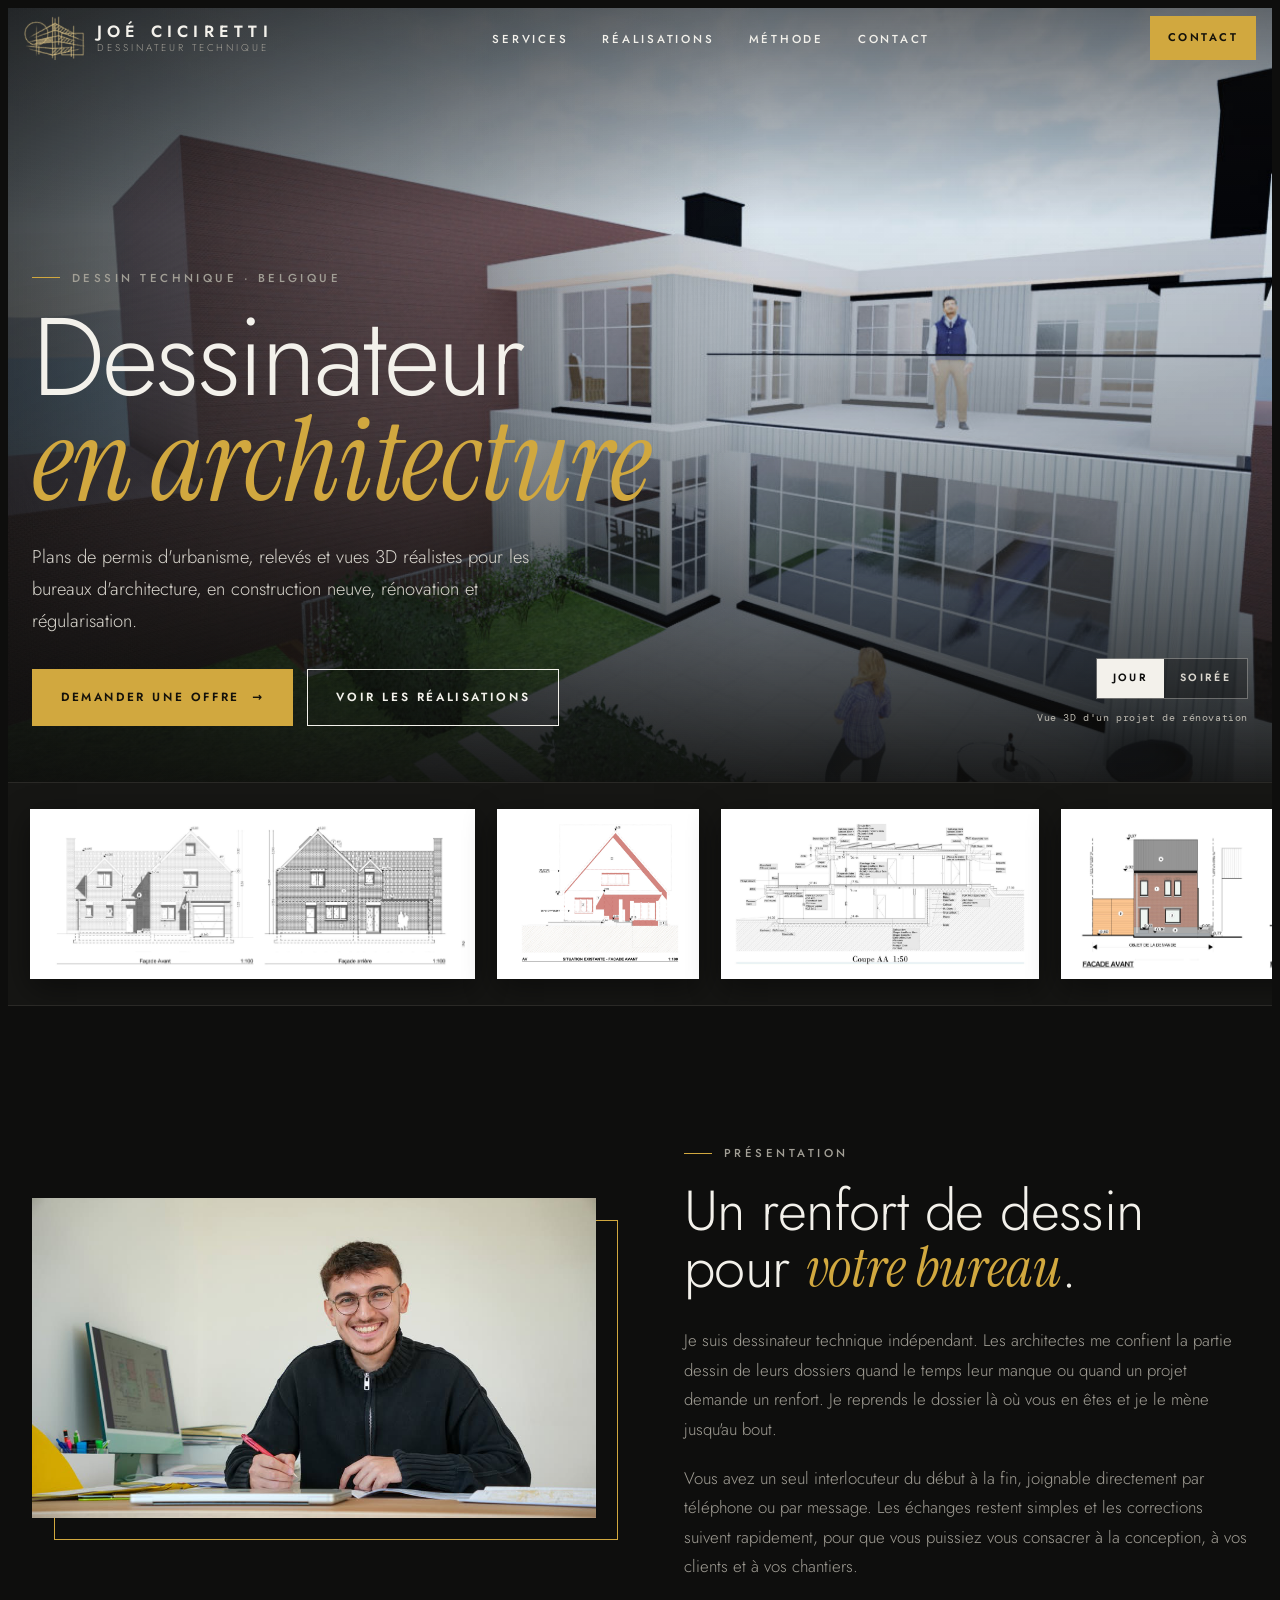
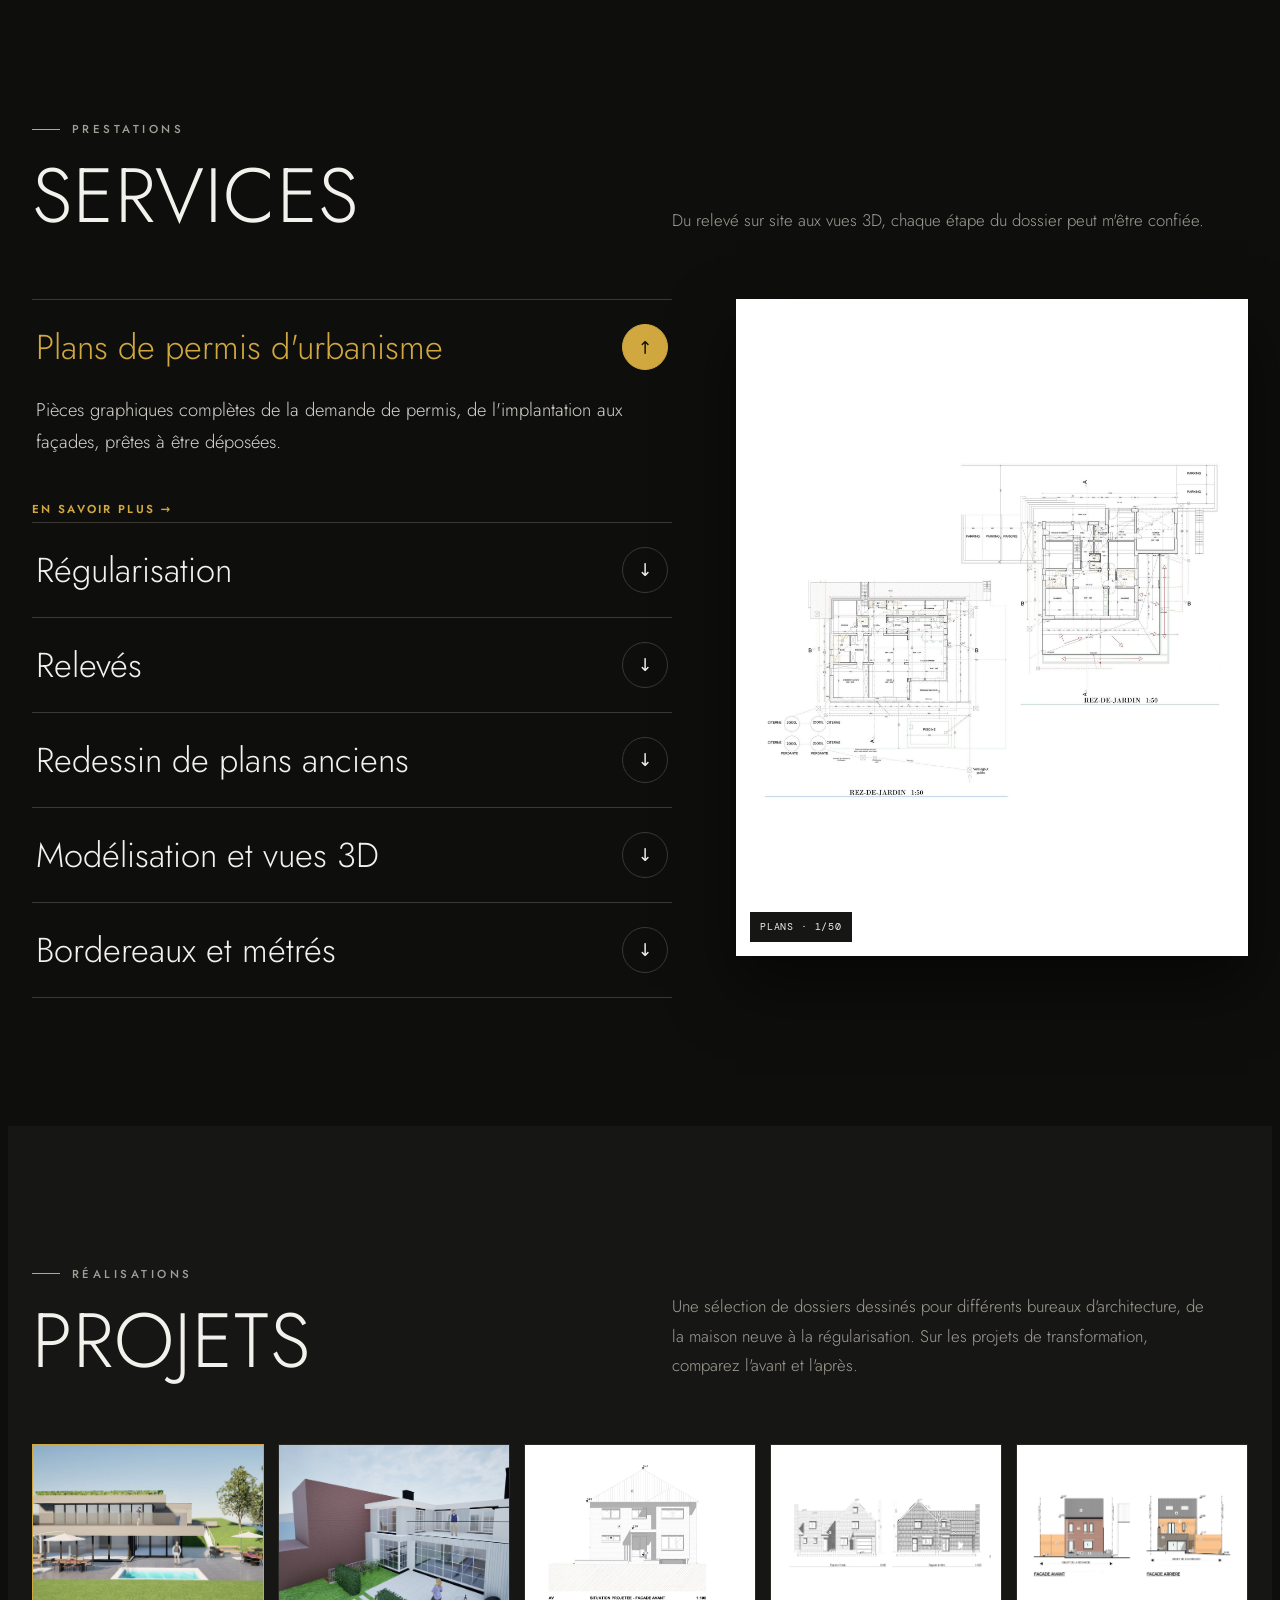
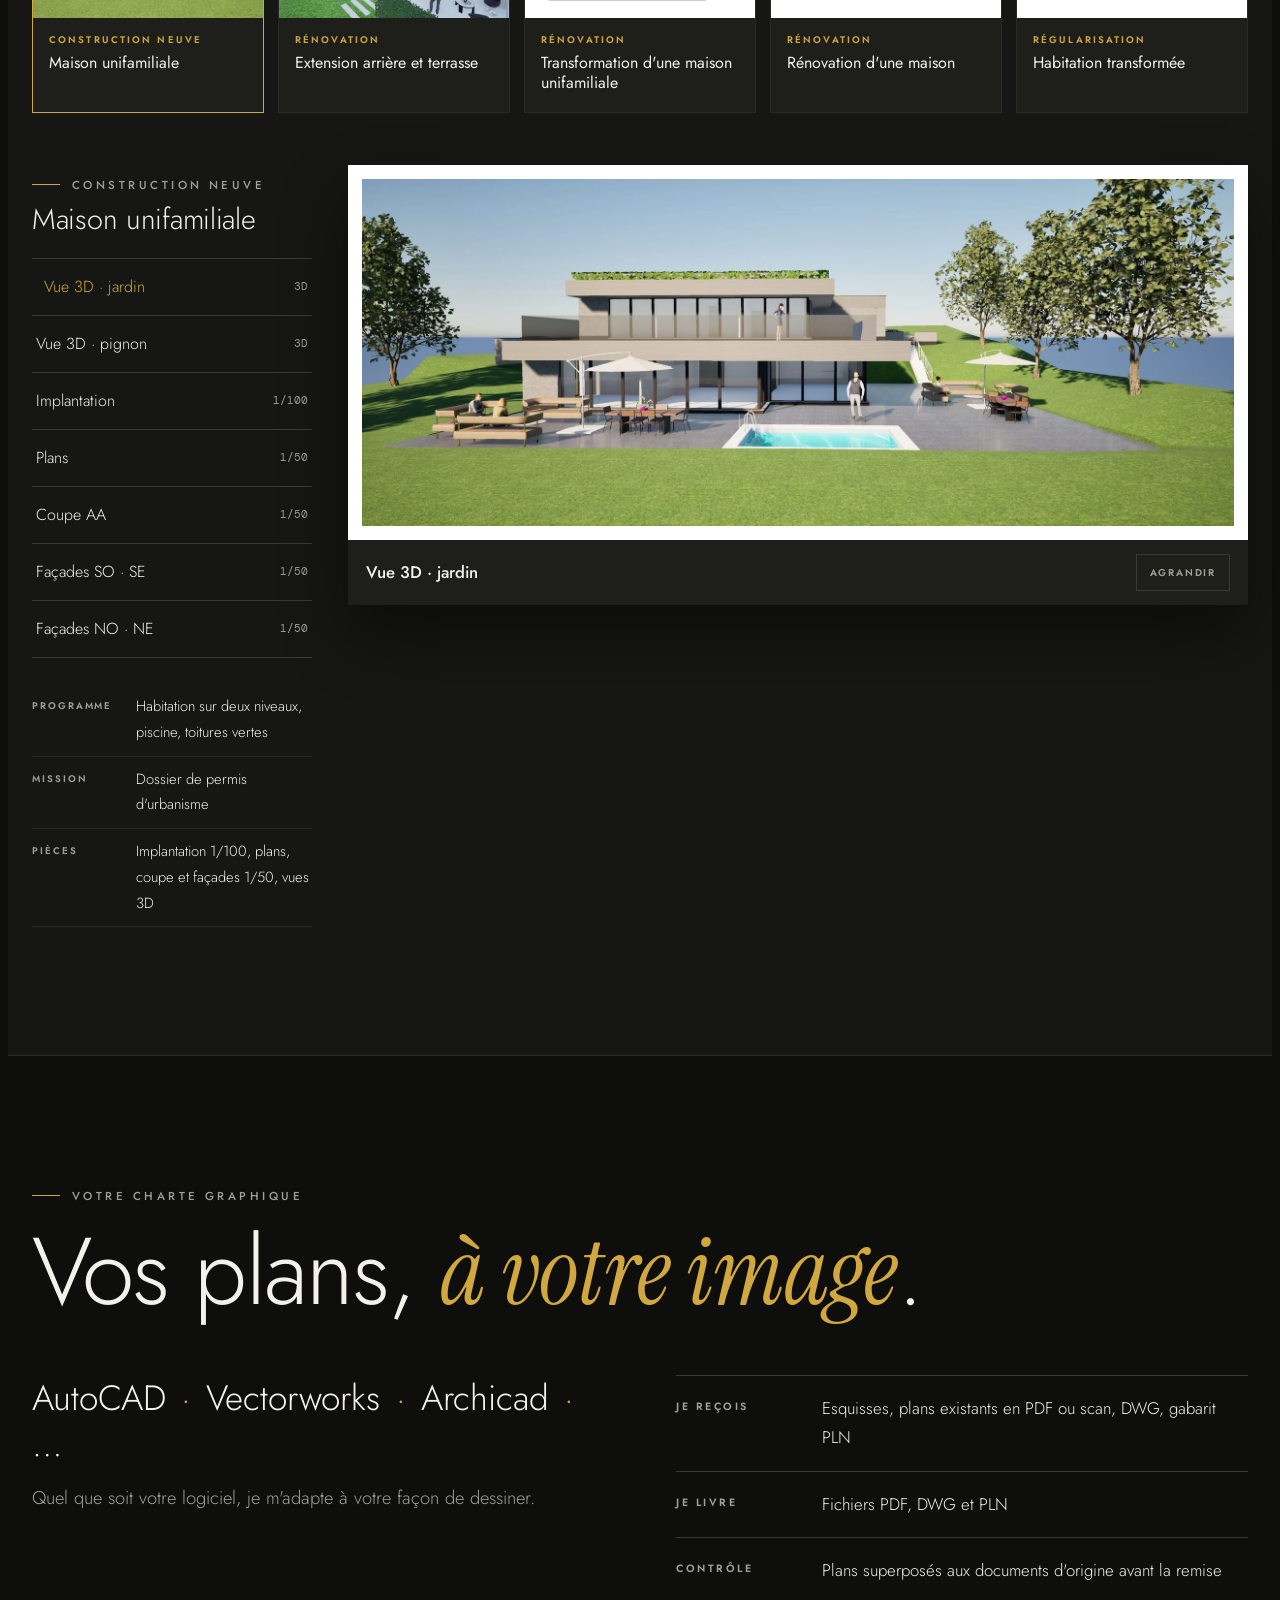
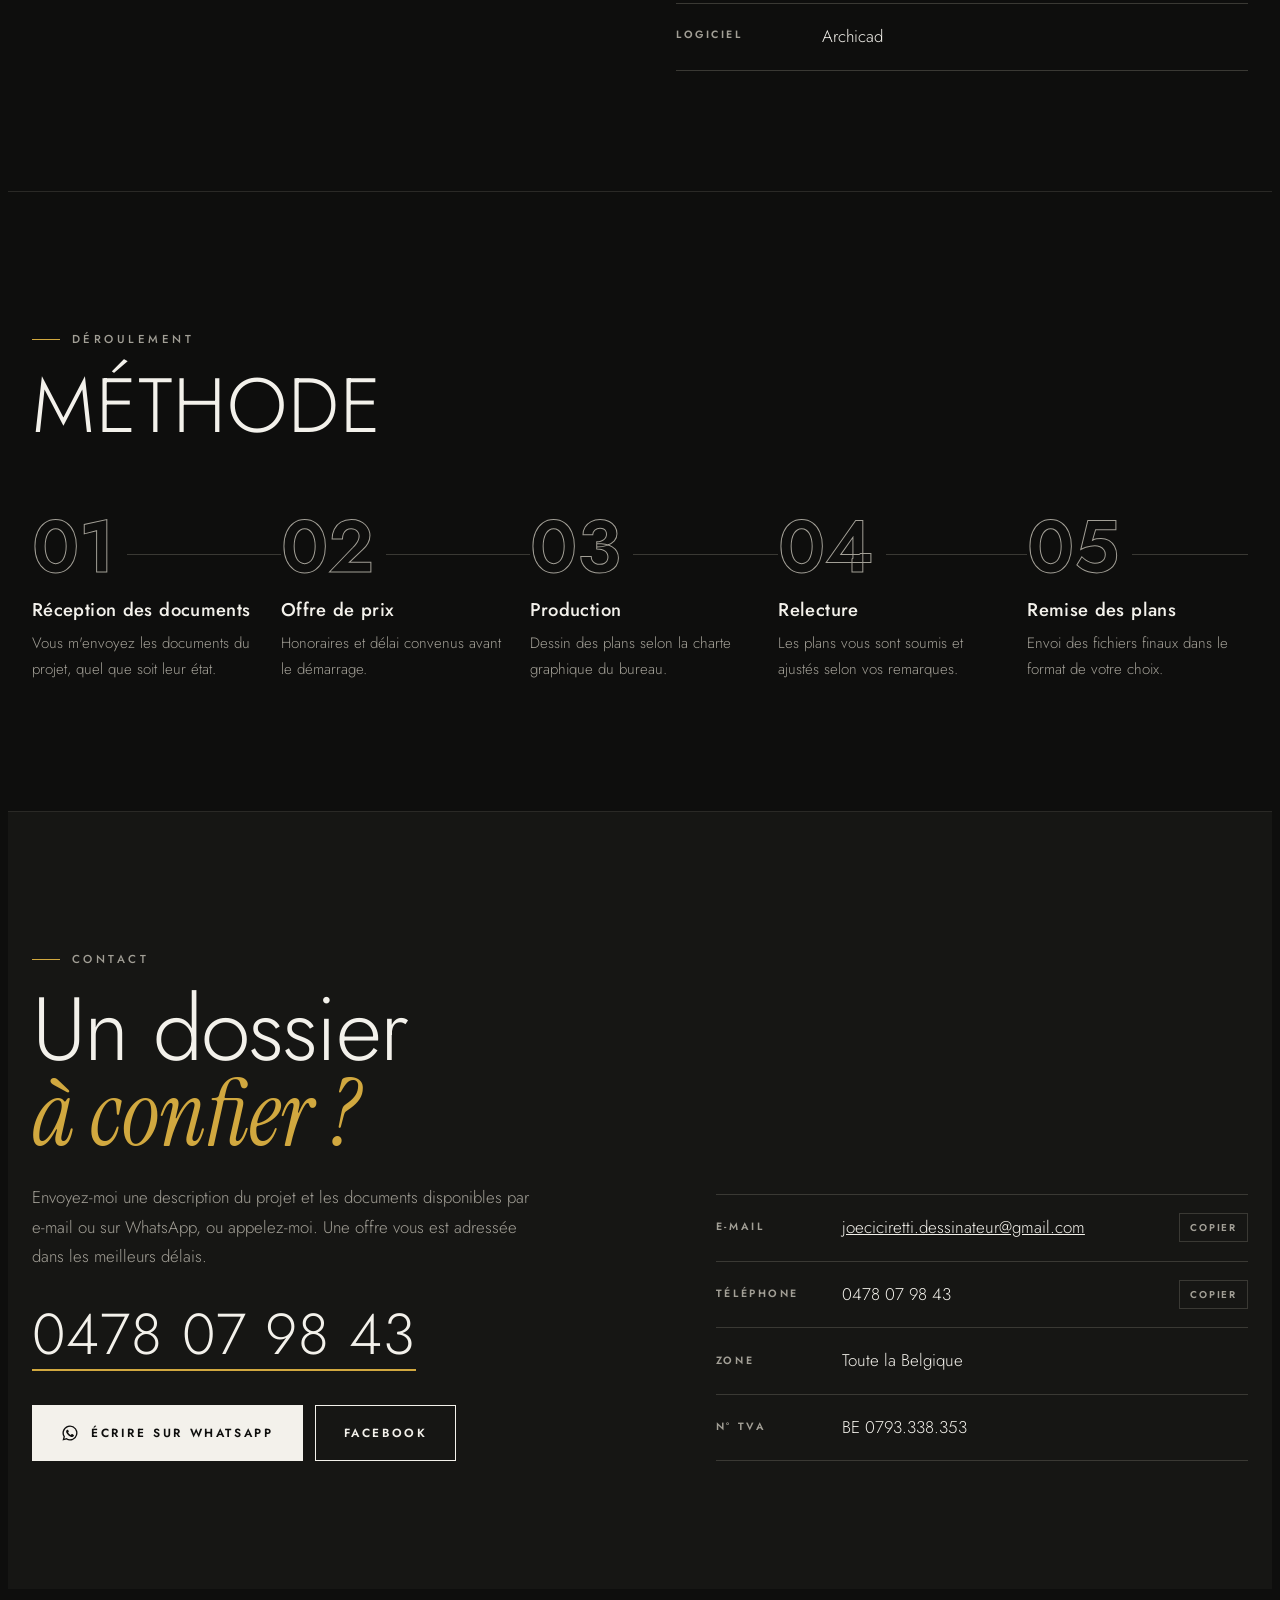
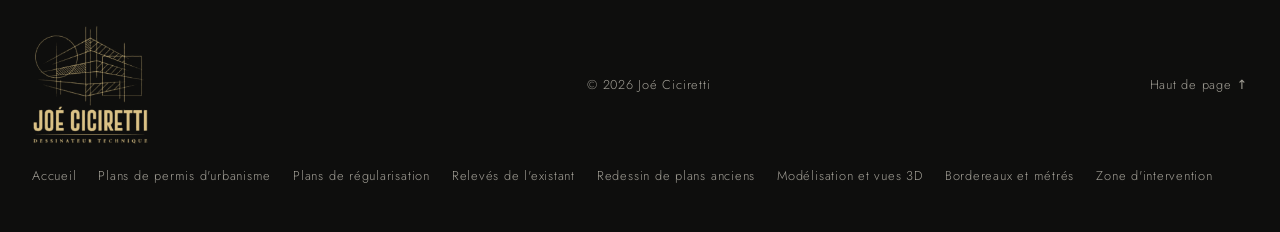
<file: index.html>
<!doctype html>
<html lang="fr-BE">
<head>
<meta charset="utf-8">
<meta name="viewport" content="width=device-width, initial-scale=1, viewport-fit=cover">
<title>Joé Ciciretti · Dessinateur en architecture en Belgique</title>
<meta name="claude:viewport-fit-sides" content="cover">
<meta name="description" content="Joé Ciciretti, dessinateur en architecture en Belgique : plans de permis d'urbanisme, rénovation, régularisation, relevés, bordereaux, métrés et vues 3D réalistes pour les architectes.">
<!-- Aperçu quand le lien est partagé. À la mise en ligne, remplacer img/partage.jpg par l'adresse complète. -->
<meta property="og:type" content="website">
<meta property="og:locale" content="fr_BE">
<meta property="og:title" content="Joé Ciciretti · Dessinateur technique en architecture">
<meta property="og:description" content="Plans de permis d'urbanisme, rénovation, régularisation, relevés et vues 3D pour les bureaux d'architecture, partout en Belgique.">
<meta property="og:image" content="https://joeciciretti.be/img/partage.jpg">
<meta property="og:image:width" content="1200">
<meta property="og:image:height" content="630">
<link rel="canonical" href="https://joeciciretti.be/">
<meta property="og:url" content="https://joeciciretti.be/">
<meta name="twitter:card" content="summary_large_image">
<link rel="icon" type="image/png" sizes="64x64" href="img/favicon-64.png">
<link rel="apple-touch-icon" href="img/apple-touch-icon.png">
<script type="application/ld+json">
{"@context":"https://schema.org","@type":"ProfessionalService","name":"Joé Ciciretti - Dessinateur en architecture","url":"https://joeciciretti.be/","logo":"https://joeciciretti.be/img/logo-complet.png","image":"https://joeciciretti.be/img/partage.jpg","description":"Dessinateur technique en architecture : plans de permis d'urbanisme, rénovation, régularisation, relevés, bordereaux, métrés et vues 3D pour les bureaux d'architecture.","telephone":"+32 478 07 98 43","email":"joeciciretti.dessinateur@gmail.com","vatID":"BE0793338353","areaServed":{"@type":"Country","name":"Belgique"},"knowsAbout":["Dessin technique","Permis d'urbanisme","Rénovation","Régularisation","Relevés","Bordereaux de châssis","Métrés","Modélisation 3D","Archicad"],"sameAs":["https://www.facebook.com/share/18TRoVWREb/"]}
</script>


<link rel="stylesheet" href="fonts.css">
<style>
/* Mise en page : nuit d'architecte. Fond noir volontaire (un seul thème), grande vue 3D plein cadre,
   planches blanches qui ressortent comme posées sur une table lumineuse. Accent or, repris du logo de Joé. */
:root{
  --bg:#0e0e0d; --surface:#161614; --raise:#1e1e1b; --ink:#f3f1eb; --muted:#a29f96; --line:#2a2926; --line-2:#3a3934;
  --accent:#d1a83f; --on-accent:#14110a; --paper:#ffffff;
  --display:"Jost","Futura","Century Gothic",system-ui,sans-serif;
  --serif:"Instrument Serif",Georgia,"Times New Roman",serif;
  --mono:"DM Mono",ui-monospace,Menlo,Consolas,monospace;
  color-scheme:dark;
}
*{box-sizing:border-box}
[hidden]{display:none!important}
html{scroll-behavior:smooth;scroll-padding-top:calc(76px + env(safe-area-inset-top,0px))}
body{background:var(--bg);color:var(--ink);font:300 1.05rem/1.75 var(--display);-webkit-font-smoothing:antialiased;overflow-x:hidden}
.inner{max-width:1280px;margin:0 auto;padding-left:max(24px,env(safe-area-inset-left,0px));padding-right:max(24px,env(safe-area-inset-right,0px))}
h1,h2,h3{margin:0;font-weight:300;line-height:1.02;letter-spacing:-.01em;text-wrap:balance}
p{margin:0}
a{color:inherit}
:focus-visible{outline:2px solid var(--accent);outline-offset:3px}
.it{font-family:var(--serif);font-style:italic;font-weight:400;letter-spacing:0;text-transform:none}
.eyebrow{display:inline-flex;align-items:center;gap:12px;font-weight:500;font-size:.72rem;letter-spacing:.3em;text-transform:uppercase;color:var(--muted)}
.eyebrow::before{content:"";width:28px;height:1px;background:var(--accent)}
.b{display:inline-flex;align-items:center;gap:12px;text-decoration:none;font-size:.74rem;font-weight:600;letter-spacing:.22em;text-transform:uppercase;padding:17px 28px;border:1px solid currentColor;transition:background .25s,color .25s,border-color .25s,transform .25s;font-family:inherit;background:none;color:inherit;cursor:pointer}
.b:hover{transform:translateY(-2px)}
.b.k{background:var(--accent);color:var(--on-accent);border-color:var(--accent)}
.b.k:hover{background:var(--ink);border-color:var(--ink);color:var(--bg)}
.b.o:hover{background:var(--ink);color:var(--bg);border-color:var(--ink)}
.b .ar{transition:transform .25s}
.b:hover .ar{transform:translateX(4px)}

/* EN-TÊTE : transparent sur l'image, opaque dès qu'on descend */
body::before{content:"";position:fixed;inset:0 0 auto;height:env(safe-area-inset-top,0px);z-index:30;background:var(--bg)}
.hdr{position:fixed;top:env(safe-area-inset-top,0px);left:0;right:0;z-index:20;transition:background .35s,box-shadow .35s}
.hdr.solid{background:rgba(14,14,13,.92);backdrop-filter:blur(10px);-webkit-backdrop-filter:blur(10px);box-shadow:0 1px 0 var(--line)}
.hdr nav{display:flex;align-items:center;justify-content:space-between;gap:20px;height:76px}
.logo{text-decoration:none;display:flex;align-items:center;gap:12px;line-height:1.15}
.logo img{height:44px;width:auto;display:block}
.logo span{display:flex;flex-direction:column}
.logo b{font-weight:600;font-size:1.02rem;letter-spacing:.32em}
.logo small{font-size:.62rem;letter-spacing:.3em;text-transform:uppercase;color:var(--muted)}
.hdr ul{list-style:none;margin:0;padding:0;display:flex;gap:34px}
.hdr ul a{text-decoration:none;font-size:.72rem;font-weight:500;letter-spacing:.24em;text-transform:uppercase;padding-block:6px;border-bottom:1px solid transparent;transition:border-color .2s,color .2s}
.hdr ul a:hover{border-color:var(--accent);color:var(--accent)}
.cta-s{font-size:.7rem;font-weight:600;letter-spacing:.22em;text-transform:uppercase;text-decoration:none;padding:12px 18px;background:var(--accent);color:var(--on-accent);white-space:nowrap}
.cta-s:hover{background:var(--ink);color:var(--bg)}

/* OUVERTURE : vue 3D plein cadre, jour et soirée au même point de vue */
.hero{position:relative;min-height:clamp(560px,86vh,880px);display:flex;align-items:flex-end;overflow:hidden;isolation:isolate}
.hero .shots{position:absolute;inset:0;z-index:-2}
.hero .shots img{position:absolute;inset:0;width:100%;height:100%;object-fit:cover;object-position:55% 40%;transition:opacity 1.4s ease}
.hero .shots .soir{opacity:0}
.hero.night .shots .soir{opacity:1}
.hero::after{content:"";position:absolute;inset:0;z-index:-1;background:linear-gradient(180deg,rgba(14,14,13,.55) 0%,rgba(14,14,13,0) 28%,rgba(14,14,13,.15) 55%,rgba(14,14,13,.92) 100%),linear-gradient(90deg,rgba(14,14,13,.7) 0%,rgba(14,14,13,0) 60%)}
@media (prefers-reduced-motion:no-preference){.hero .shots{animation:kb 22s ease-out both}@keyframes kb{from{transform:scale(1.07)}to{transform:scale(1)}}}
.hero .inner{width:100%;padding-block:150px 56px;display:grid;grid-template-columns:1fr auto;gap:32px;align-items:end}
.hero .inner > *{min-width:0}
.hero h1{font-size:clamp(3.2rem,8.6vw,8.2rem);line-height:.92;letter-spacing:-.025em;font-weight:300;margin:18px 0 26px}
.hero h1 .it{display:block;color:var(--accent);font-size:1.06em;letter-spacing:-.01em}
.hero p{font-size:1.15rem;color:#d9d6ce;max-width:30em}
.hero .btns{display:flex;gap:14px;flex-wrap:wrap;margin-top:32px}
.daynight{display:flex;flex-direction:column;align-items:flex-end;gap:10px}
.daynight .seg2{display:flex;border:1px solid rgba(243,241,235,.35);background:rgba(14,14,13,.35);backdrop-filter:blur(6px);-webkit-backdrop-filter:blur(6px)}
.daynight button{all:unset;box-sizing:border-box;cursor:pointer;font-size:.66rem;font-weight:600;letter-spacing:.22em;text-transform:uppercase;padding:10px 16px;color:#d9d6ce}
.daynight button[aria-pressed="true"]{background:var(--ink);color:var(--bg)}
.daynight button:focus-visible{outline:2px solid var(--accent);outline-offset:2px}
.daynight small{font-family:var(--mono);font-size:.62rem;letter-spacing:.06em;color:#bdbab1;text-align:right}

/* BANDE DE PLANCHES QUI DÉFILE */
.ticker{border-block:1px solid var(--line);background:var(--surface);overflow:hidden;position:relative}
.tk-track{display:flex;gap:22px;width:max-content;padding:26px 22px}
.tk-track img{height:170px;width:auto;display:block;background:var(--paper);padding:10px;box-shadow:0 10px 30px rgba(0,0,0,.45)}
@media (prefers-reduced-motion:no-preference){.tk-track{animation:tk 80s linear infinite}.ticker:hover .tk-track{animation-play-state:paused}@keyframes tk{to{transform:translateX(-50%)}}}
@media (prefers-reduced-motion:reduce){.ticker{overflow-x:auto}}

/* SECTIONS */
section{padding-block:128px}
.sh{display:grid;grid-template-columns:1fr 1fr;gap:28px 64px;align-items:end;margin-bottom:64px}
.sh > *{min-width:0}
.sh h2{font-size:clamp(2.6rem,6vw,5.2rem);margin-top:18px;text-transform:uppercase;letter-spacing:.01em;font-weight:300}
.sh p{color:var(--muted);max-width:32em}

/* PRÉSENTATION */
.intro{display:grid;grid-template-columns:1fr 1fr;gap:88px;align-items:center}
.intro > *{min-width:0}
.portrait{margin:0;position:relative}
.portrait::before{content:"";position:absolute;inset:22px -22px -22px 22px;border:1px solid var(--accent);z-index:-1}
.portrait{isolation:isolate}
.portrait img{display:block;width:100%;height:auto;max-width:100%}
.intro h2{font-size:clamp(2.2rem,4.4vw,3.8rem);margin-top:18px}
.intro h2 .it{color:var(--accent)}
.intro .txt{display:flex;flex-direction:column;gap:20px;color:var(--muted);margin-top:30px;max-width:34em}

/* SERVICES : accordéon. Seul le titre est visible ; un clic sur la ligne déroule le texte */
.serv{display:grid;grid-template-columns:1.25fr 1fr;gap:64px;align-items:start}
.serv > *{min-width:0}
.svc-list{border-top:1px solid var(--line-2)}
.svc{border-bottom:1px solid var(--line-2)}
.svc h3{font-size:inherit;line-height:inherit;letter-spacing:inherit}
.svc-btn{all:unset;box-sizing:border-box;cursor:pointer;width:100%;display:grid;grid-template-columns:1fr auto;align-items:center;gap:24px;padding:24px 4px;font-family:var(--display);font-size:clamp(1.5rem,2.7vw,2.3rem);font-weight:300;line-height:1.15;transition:color .25s,padding .35s}
.svc-btn:hover{color:var(--accent);padding-left:14px}
.svc-btn:focus-visible{outline:2px solid var(--accent);outline-offset:2px}
.svc .pm{display:grid;place-items:center;width:46px;height:46px;border:1px solid var(--line-2);border-radius:50%;font-size:1.1rem;transition:transform .35s,background .25s,border-color .25s,color .25s}
.svc-btn:hover .pm{border-color:var(--accent)}
.svc.open .svc-btn{color:var(--accent)}
.svc.open .pm{transform:rotate(180deg);background:var(--accent);border-color:var(--accent);color:var(--on-accent)}
.svc-body{display:grid;grid-template-rows:0fr;transition:grid-template-rows .4s ease}
.svc.open .svc-body{grid-template-rows:1fr}
.svc-body > div{overflow:hidden;visibility:hidden;transition:visibility 0s .4s}
.svc.open .svc-body > div{visibility:visible;transition-delay:0s}
.svc-body p{color:#d8d5cd;font-size:1.15rem;line-height:1.7;max-width:34em;padding:0 4px 30px}
.preview{position:sticky;top:110px;background:var(--paper);aspect-ratio:4/3;display:grid;box-shadow:0 30px 60px rgba(0,0,0,.5);max-width:100%}
.preview img{grid-area:1/1;width:100%;height:100%;object-fit:contain;padding:22px;opacity:0;transition:opacity .45s,transform .6s;transform:scale(.98)}
.preview img.cover{object-fit:cover;padding:0}
.preview img.on{opacity:1;transform:scale(1)}
.preview .cap{grid-area:1/1;align-self:end;justify-self:start;margin:14px;font-family:var(--mono);font-size:.64rem;letter-spacing:.08em;text-transform:uppercase;background:#161614;color:#f3f1eb;padding:6px 10px}

/* RÉALISATIONS */
.projets{background:var(--surface)}
.cards{display:grid;grid-template-columns:repeat(5,1fr);gap:14px;margin-bottom:52px}
.card{all:unset;box-sizing:border-box;cursor:pointer;display:flex;flex-direction:column;background:var(--raise);border:1px solid var(--line);transition:border-color .25s,transform .3s;min-width:0}
.card:hover{transform:translateY(-4px);border-color:var(--line-2)}
.card[aria-selected="true"]{border-color:var(--accent)}
.card:focus-visible{outline:2px solid var(--accent);outline-offset:2px}
.card .im{display:block;aspect-ratio:4/3;background:#fff;overflow:hidden}
.card img{display:block;width:100%;height:100%;object-fit:contain;padding:10px;transition:transform .8s}
.card img.cover{object-fit:cover;padding:0}
.card:hover img{transform:scale(1.05)}
.card .t{display:flex;flex-direction:column;gap:4px;padding:14px 16px 18px}
.card .t span{font-size:.6rem;font-weight:600;letter-spacing:.22em;text-transform:uppercase;color:var(--accent)}
.card .t b{font-weight:400;font-size:1rem;line-height:1.3}
.viewer{display:grid;grid-template-columns:280px 1fr;gap:36px;align-items:start}
.viewer > *{min-width:0}
.side h3{font-size:1.8rem;font-weight:300;margin:10px 0 24px}
.tabs{display:flex;flex-direction:column;border-top:1px solid var(--line-2)}
.tabs button{all:unset;box-sizing:border-box;cursor:pointer;display:grid;grid-template-columns:1fr auto;gap:12px;padding:14px 4px;border-bottom:1px solid var(--line-2);font-size:1rem;transition:padding .25s,color .2s}
.tabs button span{font-family:var(--mono);font-size:.7rem;color:var(--muted);align-self:center}
.tabs button:hover{padding-left:12px}
.tabs button[aria-selected="true"]{color:var(--accent);padding-left:12px}
.tabs button:focus-visible{outline:2px solid var(--accent);outline-offset:2px}
.facts{margin:26px 0 0}
.facts div{display:grid;grid-template-columns:92px 1fr;gap:12px;padding:10px 0;border-bottom:1px solid var(--line);font-size:.92rem}
.facts dt{font-size:.6rem;font-weight:600;letter-spacing:.2em;text-transform:uppercase;color:var(--muted);padding-top:4px}
.facts dd{margin:0}
.stage{margin:0;background:var(--raise);box-shadow:0 30px 60px rgba(0,0,0,.45)}
.media{background:#fff;display:flex;justify-content:center;padding:14px;overflow:hidden}
.media > *{position:relative;max-width:100%}
.media img{display:block;width:100%;height:auto}
.zoom{all:unset;cursor:zoom-in;display:block}
.cmp{cursor:ew-resize;user-select:none;-webkit-user-select:none;--pos:50%}
.cmp img{pointer-events:none}
.cmp .after{position:absolute;inset:0;height:100%;clip-path:inset(0 0 0 var(--pos))}
.cmp .line{position:absolute;top:0;bottom:0;left:var(--pos);border-left:2px solid var(--accent);pointer-events:none}
.cmp .knob{position:absolute;top:50%;left:-1px;transform:translate(-50%,-50%);width:44px;height:44px;border-radius:50%;background:var(--accent);color:var(--on-accent);display:grid;place-items:center;font-size:1rem;font-weight:600;letter-spacing:.1em;box-shadow:0 6px 18px rgba(0,0,0,.35)}
.cmp .tg{position:absolute;top:8px;font-size:.6rem;font-weight:600;letter-spacing:.2em;text-transform:uppercase;color:#fff;padding:5px 9px;pointer-events:none}
.cmp .tg.l{left:8px;background:#161614}
.cmp .tg.r{right:8px;background:var(--accent);color:var(--on-accent)}
.cmp .rng{position:absolute;top:0;left:-24px;width:calc(100% + 48px);height:100%;margin:0;padding:0;opacity:0;cursor:ew-resize;-webkit-appearance:none;appearance:none;background:transparent;touch-action:pan-y}
.cmp .rng::-webkit-slider-runnable-track{height:100%}
.cmp .rng::-webkit-slider-thumb{-webkit-appearance:none;width:48px;height:100%;min-height:400px}
.cmp .rng::-moz-range-track{height:100%;background:transparent}
.cmp .rng::-moz-range-thumb{width:48px;height:100%;border:0;background:transparent}
.cmp .rng:focus-visible ~ .line .knob{outline:2px solid var(--ink);outline-offset:3px}
.stage figcaption{display:flex;align-items:center;justify-content:space-between;gap:12px 20px;flex-wrap:wrap;padding:14px 18px}
.stage figcaption b{font-weight:500}
.stage figcaption .sc{font-family:var(--mono);font-size:.7rem;color:var(--muted);margin-left:10px}
.ctrl{display:flex;gap:10px;flex-wrap:wrap}
.seg{display:flex;border:1px solid var(--line-2)}
.seg button,.zbtn{all:unset;box-sizing:border-box;cursor:pointer;font-size:.62rem;font-weight:600;letter-spacing:.18em;text-transform:uppercase;padding:9px 13px;color:var(--muted)}
.seg button + button{border-left:1px solid var(--line-2)}
.seg button[aria-pressed="true"]{background:var(--accent);color:var(--on-accent)}
.zbtn{border:1px solid var(--line-2)}
.seg button:hover,.zbtn:hover{color:var(--ink)}
.seg button[aria-pressed="true"]:hover{color:var(--on-accent)}
.seg button:focus-visible,.zbtn:focus-visible{outline:2px solid var(--accent);outline-offset:2px}
.hint{font-size:.85rem;color:var(--muted);margin-top:14px}

/* CHARTE : grande phrase */
.charte{padding-block:120px;border-block:1px solid var(--line)}
.charte .big{font-size:clamp(2.8rem,7.4vw,6.6rem);line-height:.98;letter-spacing:-.02em;font-weight:300;margin:20px 0 56px}
.charte .big .it{color:var(--accent)}
.charte .cols{display:grid;grid-template-columns:1fr 1fr;gap:72px;align-items:start}
.charte .cols > *{min-width:0}
.charte .soft{font-size:clamp(1.5rem,2.8vw,2.2rem);font-weight:300;line-height:1.3}
.charte .soft .d{color:var(--accent);padding:0 .12em}
.charte .lead{color:var(--muted);font-size:1.15rem;max-width:32em;margin-top:16px}
.specs{margin:0;border-top:1px solid var(--line-2)}
.specs div{display:grid;grid-template-columns:130px 1fr;gap:16px;padding:18px 0;border-bottom:1px solid var(--line-2)}
.specs dt{font-size:.66rem;font-weight:600;letter-spacing:.24em;text-transform:uppercase;color:var(--muted);padding-top:4px}
.specs dd{margin:0}

/* MÉTHODE : frise */
.process{display:grid;grid-template-columns:repeat(5,1fr);gap:28px;position:relative}
.process::before{content:"";position:absolute;left:0;right:0;top:44px;height:1px;background:var(--line-2)}
.process div{position:relative;display:flex;flex-direction:column;gap:10px;min-width:0}
.process .n{font-size:4.6rem;font-weight:600;line-height:1;color:transparent;-webkit-text-stroke:1px var(--muted);background:var(--bg);align-self:flex-start;padding-right:12px}
.process div:hover .n{-webkit-text-stroke-color:var(--accent);color:var(--accent)}
.process h3{font-size:1.15rem;font-weight:500;letter-spacing:.02em;margin-top:8px}
.process p{color:var(--muted);font-size:.94rem}

/* CONTACT */
.contact{background:var(--surface);border-top:1px solid var(--line)}
.c-grid{display:grid;grid-template-columns:1.15fr 1fr;gap:72px;align-items:end}
.c-grid > *{min-width:0}
.contact h2{font-size:clamp(2.8rem,7vw,6.2rem);line-height:.95;letter-spacing:-.02em;margin:18px 0 26px}
.contact h2 .it{color:var(--accent)}
.contact p{max-width:30em;color:var(--muted)}
.big-tel{display:inline-block;margin-top:28px;font-size:clamp(2rem,4.6vw,3.6rem);font-weight:300;letter-spacing:.02em;text-decoration:none;border-bottom:2px solid var(--accent);line-height:1.2}
.big-tel:hover{color:var(--accent)}
.c-btns{display:flex;gap:12px;flex-wrap:wrap;margin-top:34px}
.contact .b.wa{background:var(--ink);color:var(--bg);border-color:var(--ink)}
.contact .b.wa:hover{background:transparent;color:var(--ink)}
.contact .b:not(.wa):hover{background:var(--ink);color:var(--bg)}
.c-list{margin:0;display:grid;border-top:1px solid var(--line-2)}
.c-list div{display:grid;grid-template-columns:110px 1fr auto;gap:16px;align-items:center;padding:18px 0;border-bottom:1px solid var(--line-2)}
.c-list dt{font-size:.66rem;font-weight:600;letter-spacing:.24em;text-transform:uppercase;color:var(--muted)}
.c-list dd{margin:0;font-size:1.06rem;overflow-wrap:anywhere}
.copy{font:inherit;font-size:.62rem;font-weight:600;letter-spacing:.18em;text-transform:uppercase;background:none;border:1px solid var(--line-2);color:var(--muted);padding:5px 10px;cursor:pointer}
.copy:hover{border-color:var(--ink);color:var(--ink)}

footer{color:var(--muted);font-size:.8rem;letter-spacing:.06em}
footer .inner{display:flex;justify-content:space-between;align-items:center;gap:20px 32px;flex-wrap:wrap;padding-block:36px}
.f-logo{height:120px;width:auto;display:block}

/* AGRANDISSEMENT */
.lb{position:fixed;inset:0;z-index:50;background:rgba(8,8,8,.95);display:flex;flex-direction:column;align-items:center;justify-content:center;gap:14px;padding:max(24px,env(safe-area-inset-top,0px)) max(16px,env(safe-area-inset-right,0px)) max(24px,env(safe-area-inset-bottom,0px)) max(16px,env(safe-area-inset-left,0px))}
.lb img{max-width:100%;max-height:84vh;background:#fff;object-fit:contain}
.lb p{color:#efefec;font-size:.9rem}
.lb .x{position:absolute;top:max(14px,env(safe-area-inset-top,0px));right:max(14px,env(safe-area-inset-right,0px));background:transparent;border:1px solid rgba(255,255,255,.35);color:#fff;font:inherit;font-size:.8rem;letter-spacing:.14em;text-transform:uppercase;padding:8px 14px;cursor:pointer}

@media (max-width:980px){
  .hdr ul{display:none}
  .hero .inner{grid-template-columns:1fr;padding-block:130px 40px}
  .hero::after{background:linear-gradient(180deg,rgba(14,14,13,.72) 0%,rgba(14,14,13,.5) 45%,rgba(14,14,13,.94) 100%)}
  .hero .eyebrow{color:#e4e1d9}
  .daynight{align-items:flex-start}
  .daynight small{text-align:left}
  .sh,.intro,.serv,.viewer,.charte .cols,.c-grid{grid-template-columns:1fr;gap:44px}
  .portrait{margin-right:28px}
  .preview{display:none}
  .cards{display:flex;overflow-x:auto;scroll-snap-type:x mandatory;padding-bottom:6px}
  .card{flex:0 0 210px;scroll-snap-align:start}
  .tabs{flex-direction:row;flex-wrap:wrap;gap:0 22px;border-top:0;border-bottom:1px solid var(--line-2)}
  .tabs button{grid-template-columns:auto;border-bottom:2px solid transparent;margin-bottom:-1px;padding:12px 0}
  .tabs button span{display:none}
  .tabs button:hover,.tabs button[aria-selected="true"]{padding-left:0}
  .tabs button[aria-selected="true"]{border-color:var(--accent)}
  .facts{display:none}
  .process{grid-template-columns:1fr 1fr;row-gap:44px}
  .process::before{display:none}
  section{padding-block:92px}
}
@media (max-width:600px){
  .process{grid-template-columns:1fr}
  .tk-track img{height:120px}
  .card{flex-basis:170px}
  .media{padding:8px}
  .c-list div,.specs div{grid-template-columns:1fr;gap:4px}
  .copy{justify-self:start}
  .cta-s{padding:10px 12px;letter-spacing:.16em}
  .logo b{letter-spacing:.12em;font-size:.9rem}
  .logo small{display:none}
  .logo img{height:32px}
  .logo{gap:8px}
  .hdr nav{gap:12px}
  .cta-s{padding:9px 11px;letter-spacing:.12em}
}
/* Mouvement : entrée de l'ouverture, apparitions au défilement, barre de lecture */
.prog{position:fixed;top:0;left:0;width:100%;height:2px;background:var(--accent);transform-origin:0 50%;transform:scaleX(0);z-index:30;pointer-events:none}
@media (prefers-reduced-motion:no-preference){
  .hero .inner > div:first-child > *{animation:up 1s cubic-bezier(.2,.7,.2,1) both}
  .hero .inner > div:first-child > :nth-child(2){animation-delay:.15s}
  .hero .inner > div:first-child > :nth-child(3){animation-delay:.3s}
  .hero .inner > div:first-child > :nth-child(4){animation-delay:.45s}
  .hero .daynight{animation:up 1s .6s cubic-bezier(.2,.7,.2,1) both}
  @keyframes up{from{opacity:0;transform:translateY(34px)}to{opacity:1;transform:none}}
  .rv-on .rv{opacity:0;transform:translateY(36px);transition:opacity .9s cubic-bezier(.2,.7,.2,1),transform .9s cubic-bezier(.2,.7,.2,1)}
  .rv-on .rv.in{opacity:1;transform:none}
  .rv-on .portrait.rv{opacity:1;transform:none}
  .rv-on .portrait.rv img{clip-path:inset(0 100% 0 0);transition:clip-path 1.3s .1s cubic-bezier(.7,0,.2,1)}
  .rv-on .portrait.rv.in img{clip-path:inset(0 0 0 0)}
  .rv-on .rv .eyebrow::before{width:0;transition:width .8s .35s ease}
  .rv-on .rv.in .eyebrow::before{width:28px}
  .rv-on .process .n{display:inline-block;transition:transform .6s .3s cubic-bezier(.3,1.6,.5,1)}
  .rv-on .process .rv:not(.in) .n{transform:scale(.4)}
  .process > div{transition:transform .3s}
  .process > div.in:hover{transform:translateY(-6px)}
}
@media (prefers-reduced-motion:reduce){html{scroll-behavior:auto}*{transition:none!important}}

.f-links{display:flex;flex-wrap:wrap;gap:8px 22px;width:100%;order:3}
.f-links a{text-decoration:none;color:var(--muted)}
.f-links a:hover{color:var(--accent)}
.svc-more{display:inline-block;margin-top:12px;font-size:.72rem;font-weight:600;letter-spacing:.2em;text-transform:uppercase;text-decoration:none;color:var(--accent)}
</style>
</head>
<body>

<header class="hdr" id="hdr">
  <div class="inner">
    <nav aria-label="Navigation principale">
      <a class="logo" href="#top"><img src="img/logo-entete.png" alt="" width="166" height="120"><span><b>JOÉ CICIRETTI</b><small>Dessinateur technique</small></span></a>
      <ul>
        <li><a href="#services">Services</a></li>
        <li><a href="#realisations">Réalisations</a></li>
        <li><a href="#methode">Méthode</a></li>
        <li><a href="#contact">Contact</a></li>
      </ul>
      <a class="cta-s" href="#contact">Contact</a>
    </nav>
  </div>
</header>

<main id="top">
  <div class="hero" id="hero">
    <div class="shots" aria-hidden="true">
      <img class="jour" src="img/renovation-1/3d-jour.jpg" alt="" width="1213" height="855">
      <img class="soir" src="img/renovation-1/3d-soir.jpg" alt="" width="1213" height="855">
    </div>
    <div class="inner">
      <div>
        <span class="eyebrow">Dessin technique · Belgique</span>
        <h1>Dessinateur <span class="it">en architecture</span></h1>
        <p>Plans de permis d'urbanisme, relevés et vues 3D réalistes pour les bureaux d'architecture, en construction neuve, rénovation et régularisation.</p>
        <div class="btns">
          <a class="b k" href="#contact">Demander une offre <span class="ar">→</span></a>
          <a class="b o" href="#realisations">Voir les réalisations</a>
        </div>
      </div>
      <div class="daynight">
        <div class="seg2" role="group" aria-label="Ambiance de la vue 3D">
          <button type="button" data-v="jour" aria-pressed="true">Jour</button>
          <button type="button" data-v="soir" aria-pressed="false">Soirée</button>
        </div>
        <small>Vue 3D d'un projet de rénovation</small>
      </div>
    </div>
  </div>

  <div class="ticker" aria-label="Extraits de planches">
    <div class="tk-track">
      <img src="img/renovation-2/facades-pr.jpg" alt="" loading="lazy"><img src="img/renovation-3/avant-ex.jpg" alt="" loading="lazy"><img src="img/coupe.jpg" alt="" loading="lazy"><img src="img/regularisation-1/facades-rg.jpg" alt="" loading="lazy"><img src="img/renovation-1/facade-arriere-pr.jpg" alt="" loading="lazy"><img src="img/plans.jpg" alt="" loading="lazy"><img src="img/renovation-2/coupes-pr.jpg" alt="" loading="lazy"><img src="img/facades-so-se.jpg" alt="" loading="lazy"><img src="img/renovation-3/coupe-pr.jpg" alt="" loading="lazy">
      <img src="img/renovation-2/facades-pr.jpg" alt="" loading="lazy"><img src="img/renovation-3/avant-ex.jpg" alt="" loading="lazy"><img src="img/coupe.jpg" alt="" loading="lazy"><img src="img/regularisation-1/facades-rg.jpg" alt="" loading="lazy"><img src="img/renovation-1/facade-arriere-pr.jpg" alt="" loading="lazy"><img src="img/plans.jpg" alt="" loading="lazy"><img src="img/renovation-2/coupes-pr.jpg" alt="" loading="lazy"><img src="img/facades-so-se.jpg" alt="" loading="lazy"><img src="img/renovation-3/coupe-pr.jpg" alt="" loading="lazy">
    </div>
  </div>

  <section id="presentation">
    <div class="inner intro">
      <figure class="portrait">
        <img src="img/joe.jpg" alt="Joé Ciciretti à son bureau, devant un écran affichant des plans" width="951" height="540" loading="lazy">
      </figure>
      <div>
        <span class="eyebrow">Présentation</span>
        <h2>Un renfort de dessin pour <span class="it">votre bureau</span>.</h2>
        <div class="txt">
          <p>Je suis dessinateur technique indépendant. Les architectes me confient la partie dessin de leurs dossiers quand le temps leur manque ou quand un projet demande un renfort. Je reprends le dossier là où vous en êtes et je le mène jusqu'au bout.</p>
          <p>Vous avez un seul interlocuteur du début à la fin, joignable directement par téléphone ou par message. Les échanges restent simples et les corrections suivent rapidement, pour que vous puissiez vous consacrer à la conception, à vos clients et à vos chantiers.</p>
        </div>
      </div>
    </div>
  </section>

  <section id="services" style="padding-top:0">
    <div class="inner">
      <div class="sh">
        <div><span class="eyebrow">Prestations</span><h2>Services</h2></div>
        <p>Du relevé sur site aux vues 3D, chaque étape du dossier peut m'être confiée.</p>
      </div>
      <div class="serv">
        <div class="svc-list">
          <div class="svc open" data-s="0"><h3><button type="button" class="svc-btn" aria-expanded="true" aria-controls="svc-0">Plans de permis d'urbanisme<span class="pm" aria-hidden="true">↓</span></button></h3><div class="svc-body" id="svc-0"><div><p>Pièces graphiques complètes de la demande de permis, de l'implantation aux façades, prêtes à être déposées.</p><a class="svc-more" href="/plans-permis-urbanisme/">En savoir plus →</a></div></div></div>
          <div class="svc" data-s="1"><h3><button type="button" class="svc-btn" aria-expanded="false" aria-controls="svc-1">Régularisation<span class="pm" aria-hidden="true">↓</span></button></h3><div class="svc-body" id="svc-1"><div><p>Plans de mise en conformité urbanistique d'un bien existant.</p><a class="svc-more" href="/plans-regularisation/">En savoir plus →</a></div></div></div>
          <div class="svc" data-s="2"><h3><button type="button" class="svc-btn" aria-expanded="false" aria-controls="svc-2">Relevés<span class="pm" aria-hidden="true">↓</span></button></h3><div class="svc-body" id="svc-2"><div><p>Relevé sur site et mise au net de la situation existante.</p><a class="svc-more" href="/releves-existant/">En savoir plus →</a></div></div></div>
          <div class="svc" data-s="3"><h3><button type="button" class="svc-btn" aria-expanded="false" aria-controls="svc-3">Redessin de plans anciens<span class="pm" aria-hidden="true">↓</span></button></h3><div class="svc-body" id="svc-3"><div><p>Plans papier, PDF ou scannés remis au propre en fichiers de travail précis et modifiables.</p><a class="svc-more" href="/redessin-plans-anciens/">En savoir plus →</a></div></div></div>
          <div class="svc" data-s="4"><h3><button type="button" class="svc-btn" aria-expanded="false" aria-controls="svc-4">Modélisation et vues 3D<span class="pm" aria-hidden="true">↓</span></button></h3><div class="svc-body" id="svc-4"><div><p>Maquette 3D et vues réalistes qui rendent le projet concret avant les travaux.</p><a class="svc-more" href="/vues-3d-architecture/">En savoir plus →</a></div></div></div>
          <div class="svc" data-s="5"><h3><button type="button" class="svc-btn" aria-expanded="false" aria-controls="svc-5">Bordereaux et métrés<span class="pm" aria-hidden="true">↓</span></button></h3><div class="svc-body" id="svc-5"><div><p>Réalisation des bordereaux de châssis et de portes : chaque menuiserie est repérée sur plan et décrite (dimensions, type d'ouverture, finitions) pour la remise de prix du menuisier. Assistance aux métrés pour l'estimation des quantités.</p><a class="svc-more" href="/bordereaux-chassis-metres/">En savoir plus →</a></div></div></div>
        </div>
        <div class="preview" aria-hidden="true">
          <img class="on" data-s="0" src="img/plans.jpg" alt="" loading="lazy">
          <img data-s="1" src="img/regularisation-1/facades-rg.jpg" alt="" loading="lazy">
          <img data-s="2" src="img/renovation-1/rez-ex.jpg" alt="" loading="lazy">
          <img data-s="3" src="img/renovation-3/rez-ex.jpg" alt="" loading="lazy">
          <img class="cover" data-s="4" src="img/renovation-1/3d-terrasse.jpg" alt="" loading="lazy">
          <img data-s="5" src="img/facades-so-se.jpg" alt="" loading="lazy">
          <span class="cap" id="pcap">Plans · 1/50</span>
        </div>
      </div>
    </div>
  </section>

  <section id="realisations" class="projets">
    <div class="inner">
      <div class="sh">
        <div><span class="eyebrow">Réalisations</span><h2>Projets</h2></div>
        <p>Une sélection de dossiers dessinés pour différents bureaux d'architecture, de la maison neuve à la régularisation. Sur les projets de transformation, comparez l'avant et l'après.</p>
      </div>
      <div class="cards" id="cards" role="tablist" aria-label="Projets"></div>
      <div class="viewer">
        <div class="side">
          <span class="eyebrow" id="ptype"></span>
          <h3 id="ptitle"></h3>
          <div class="tabs" id="tabs" role="tablist" aria-label="Planches du projet"></div>
          <dl class="facts" id="facts"></dl>
        </div>
        <div>
          <figure class="stage" role="tabpanel" id="stage">
            <div class="media" id="media"></div>
            <figcaption>
              <span><b id="slabel"></b><span class="sc" id="sscale"></span></span>
              <span class="ctrl">
                <span class="seg" id="seg" hidden>
                  <button type="button" data-p="100" aria-pressed="false" id="segA">Existant</button>
                  <button type="button" data-p="50" aria-pressed="true">Comparer</button>
                  <button type="button" data-p="0" aria-pressed="false" id="segB">Projeté</button>
                </span>
                <button type="button" class="zbtn" id="zbtn">Agrandir</button>
              </span>
            </figcaption>
          </figure>
          <p class="hint" id="hint" hidden>Glissez le curseur, ou utilisez les flèches du clavier.</p>
        </div>
      </div>
    </div>
  </section>

  <section class="charte" id="charte">
    <div class="inner">
      <span class="eyebrow">Votre charte graphique</span>
      <p class="big">Vos plans, <span class="it">à votre image</span>.</p>
      <div class="cols">
        <div>
          <p class="soft">AutoCAD <span class="d" aria-hidden="true">·</span> Vectorworks <span class="d" aria-hidden="true">·</span> Archicad <span class="d" aria-hidden="true">·</span> …</p>
          <p class="lead">Quel que soit votre logiciel, je m'adapte à votre façon de dessiner.</p>
        </div>
        <dl class="specs">
          <div><dt>Je reçois</dt><dd>Esquisses, plans existants en PDF ou scan, DWG, gabarit PLN</dd></div>
          <div><dt>Je livre</dt><dd>Fichiers PDF, DWG et PLN</dd></div>
          <div><dt>Contrôle</dt><dd>Plans superposés aux documents d'origine avant la remise</dd></div>
          <div><dt>Logiciel</dt><dd>Archicad</dd></div>
        </dl>
      </div>
    </div>
  </section>

  <section id="methode">
    <div class="inner">
      <div class="sh"><div><span class="eyebrow">Déroulement</span><h2>Méthode</h2></div></div>
      <div class="process">
        <div><span class="n">01</span><h3>Réception des documents</h3><p>Vous m'envoyez les documents du projet, quel que soit leur état.</p></div>
        <div><span class="n">02</span><h3>Offre de prix</h3><p>Honoraires et délai convenus avant le démarrage.</p></div>
        <div><span class="n">03</span><h3>Production</h3><p>Dessin des plans selon la charte graphique du bureau.</p></div>
        <div><span class="n">04</span><h3>Relecture</h3><p>Les plans vous sont soumis et ajustés selon vos remarques.</p></div>
        <div><span class="n">05</span><h3>Remise des plans</h3><p>Envoi des fichiers finaux dans le format de votre choix.</p></div>
      </div>
    </div>
  </section>

  <section id="contact" class="contact">
    <div class="inner c-grid">
      <div>
        <span class="eyebrow">Contact</span>
        <h2>Un dossier <span class="it">à confier ?</span></h2>
        <p>Envoyez-moi une description du projet et les documents disponibles par e-mail ou sur WhatsApp, ou appelez-moi. Une offre vous est adressée dans les meilleurs délais.</p>
        <a class="big-tel" href="tel:+32478079843">0478 07 98 43</a>
        <div class="c-btns">
          <a class="b wa" href="https://wa.me/32478079843?text=Bonjour%2C%20je%20vous%20contacte%20depuis%20votre%20site%20pour%20un%20projet." target="_blank" rel="noopener">
            <svg viewBox="0 0 24 24" width="18" height="18" aria-hidden="true"><path fill="currentColor" d="M12 2a10 10 0 0 0-8.6 15.1L2 22l5-1.3A10 10 0 1 0 12 2Zm0 18.2c-1.5 0-3-.4-4.2-1.2l-.3-.2-3 .8.8-2.9-.2-.3A8.2 8.2 0 1 1 12 20.2Zm4.5-6.1c-.2-.1-1.5-.7-1.7-.8-.2-.1-.4-.1-.6.1l-.8 1c-.1.2-.3.2-.5.1a6.7 6.7 0 0 1-3.3-2.9c-.3-.4.2-.4.7-1.4.1-.2 0-.3 0-.4l-.8-1.8c-.2-.5-.4-.4-.6-.4h-.5a1 1 0 0 0-.7.3 3 3 0 0 0-.9 2.2c0 1.3.9 2.5 1.1 2.7.1.2 1.8 2.8 4.4 3.9 1.6.7 2.3.8 3.1.6.5-.1 1.5-.6 1.7-1.2.2-.6.2-1.1.1-1.2l-.5-.3Z"/></svg>
            Écrire sur WhatsApp
          </a>
          <a class="b" href="https://www.facebook.com/share/18TRoVWREb/" target="_blank" rel="noopener">Facebook</a>
        </div>
      </div>
      <dl class="c-list">
        <!-- E-mail professionnel (deux fois sur cette ligne : texte et lien) -->
        <div><dt>E-mail</dt><dd id="c-mail"><a href="mailto:joeciciretti.dessinateur@gmail.com">joeciciretti.dessinateur@gmail.com</a></dd><button class="copy" type="button" data-copy="c-mail">Copier</button></div>
        <div><dt>Téléphone</dt><dd id="c-tel">0478 07 98 43</dd><button class="copy" type="button" data-copy="c-tel">Copier</button></div>
        <div><dt>Zone</dt><dd>Toute la Belgique</dd><span></span></div>
        <div><dt>N° TVA</dt><dd>BE 0793.338.353</dd><span></span></div>
      </dl>
    </div>
  </section>
</main>

<footer>
  <div class="inner">
    <img class="f-logo" src="img/logo-complet.png" alt="Logo Joé Ciciretti, dessinateur technique" width="700" height="725" loading="lazy">
    <span>© 2026 Joé Ciciretti</span>
    <a href="#top" style="text-decoration:none">Haut de page ↑</a>
    <nav class="f-links" aria-label="Pages du site"><a href="/">Accueil</a><a href="/plans-permis-urbanisme/">Plans de permis d&#x27;urbanisme</a><a href="/plans-regularisation/">Plans de régularisation</a><a href="/releves-existant/">Relevés de l&#x27;existant</a><a href="/redessin-plans-anciens/">Redessin de plans anciens</a><a href="/vues-3d-architecture/">Modélisation et vues 3D</a><a href="/bordereaux-chassis-metres/">Bordereaux et métrés</a><a href="/dessinateur-architecture-belgique/">Zone d&#x27;intervention</a></nav>
  </div>
</footer>

<div class="lb" id="lb" hidden role="dialog" aria-modal="true" aria-label="Planche agrandie">
  <button type="button" class="x" id="lbx">Fermer</button>
  <img id="lbimg" alt="">
  <p id="lbcap"></p>
</div>

<script>
(function(){
  // Planches de chaque projet. a/b = avant/après (même cadrage, comparées au curseur).
  var PROJETS=[
    {type:"Construction neuve",titre:"Maison unifamiliale",cover:"img/rendu-piscine.jpg",coverFit:"cover",
     faits:[["Programme","Habitation sur deux niveaux, piscine, toitures vertes"],["Mission","Dossier de permis d'urbanisme"],["Pièces","Implantation 1/100, plans, coupe et façades 1/50, vues 3D"]],
     planches:[
      {l:"Vue 3D · jardin",src:"img/rendu-piscine.jpg",w:1800,h:716},
      {l:"Vue 3D · pignon",src:"img/rendu-pignon.jpg",w:1800,h:716},
      {l:"Implantation",s:"1/100",src:"img/implantation.jpg",w:1448,h:1842},
      {l:"Plans",s:"1/50",src:"img/plans.jpg",w:1800,h:1316},
      {l:"Coupe AA",s:"1/50",src:"img/coupe.jpg",w:1763,h:887},
      {l:"Façades SO · SE",s:"1/50",src:"img/facades-so-se.jpg",w:1652,h:1259},
      {l:"Façades NO · NE",s:"1/50",src:"img/facades-no-ne.jpg",w:1800,h:1105}]},
    {type:"Rénovation",titre:"Extension arrière et terrasse",cover:"img/renovation-1/3d-jour.jpg",coverFit:"cover",ab:["Existant","Projeté"],
     faits:[["Programme","Extension au rez-de-chaussée, terrasse à l'étage, grandes baies vitrées"],["Mission","Dossier de permis d'urbanisme et vues 3D"],["Pièces","Situation existante et projetée 1/50, vues 3D"]],
     planches:[
      {l:"Vue 3D · jardin",src:"img/renovation-1/3d-jour.jpg",w:1213,h:855},
      {l:"Vue 3D · soirée",src:"img/renovation-1/3d-soir.jpg",w:1213,h:855},
      {l:"Vue 3D · terrasse",src:"img/renovation-1/3d-terrasse.jpg",w:1213,h:855},
      {l:"Façade arrière",s:"1/50",a:"img/renovation-1/facade-arriere-ex.jpg",b:"img/renovation-1/facade-arriere-pr.jpg",w:1600,h:1068},
      {l:"Rez-de-chaussée",s:"1/50",a:"img/renovation-1/rez-ex.jpg",b:"img/renovation-1/rez-pr.jpg",w:1600,h:1016},
      {l:"1er étage",s:"1/50",a:"img/renovation-1/etage-ex.jpg",b:"img/renovation-1/etage-pr.jpg",w:1601,h:1014},
      {l:"Façade avant",s:"1/50",src:"img/renovation-1/facade-avant-pr.jpg",w:1601,h:979},
      {l:"Coupe AA",s:"1/50",src:"img/renovation-1/coupe-aa-pr.jpg",w:1601,h:979}]},
    {type:"Rénovation",titre:"Transformation d'une maison unifamiliale",cover:"img/renovation-3/avant-pr.jpg",ab:["Existant","Projeté"],
     faits:[["Programme","Nouvel étage complet et nouvelle toiture"],["Mission","Dossier de permis d'urbanisme"],["Région","Hainaut"],["Pièces","Situation existante et projetée, 1/100"]],
     planches:[
      {l:"Façade avant",s:"1/100",a:"img/renovation-3/avant-ex.jpg",b:"img/renovation-3/avant-pr.jpg",w:1301,h:1077},
      {l:"Façade arrière",s:"1/100",a:"img/renovation-3/arriere-ex.jpg",b:"img/renovation-3/arriere-pr.jpg",w:1301,h:1135},
      {l:"Rez-de-chaussée",s:"1/100",a:"img/renovation-3/rez-ex.jpg",b:"img/renovation-3/rez-pr.jpg",w:1301,h:1703},
      {l:"1er étage",s:"1/100",a:"img/renovation-3/etage-ex.jpg",b:"img/renovation-3/etage-pr.jpg",w:1301,h:1703},
      {l:"Coupe AA",s:"1/100",a:"img/renovation-3/coupe-ex.jpg",b:"img/renovation-3/coupe-pr.jpg",w:1301,h:1214}]},
    {type:"Rénovation",titre:"Rénovation d'une maison",cover:"img/renovation-2/facades-pr.jpg",ab:["Existant","Projeté"],
     faits:[["Programme","Transformation des volumes et de la toiture, mezzanine"],["Mission","Dossier de permis d'urbanisme"],["Région","Brabant wallon"],["Pièces","Situation existante et projetée, 1/100"]],
     planches:[
      {l:"Façades avant et arrière",s:"1/100",a:"img/renovation-2/facades-ex.jpg",b:"img/renovation-2/facades-pr.jpg",w:1801,h:635},
      {l:"Plans",s:"1/100",a:"img/renovation-2/plans-ex.jpg",b:"img/renovation-2/plans-pr.jpg",w:1801,h:746},
      {l:"Coupes AA et BB",s:"1/100",a:"img/renovation-2/coupes-ex.jpg",b:"img/renovation-2/coupes-pr.jpg",w:1801,h:750},
      {l:"Façades latérales",s:"1/100",a:"img/renovation-2/laterales-ex.jpg",b:"img/renovation-2/laterales-pr.jpg",w:1801,h:1790}]},
    {type:"Régularisation",titre:"Habitation transformée",cover:"img/regularisation-1/facades-rg.jpg",ab:["Situation de droit","À régulariser"],
     faits:[["Programme","Mise en conformité d'une habitation transformée"],["Mission","Permis d'urbanisme de régularisation"],["Région","Hainaut"],["Pièces","Situation de droit et situation à régulariser, 1/100"]],
     planches:[
      {l:"Façades avant et arrière",s:"1/100",a:"img/regularisation-1/facades-dr.jpg",b:"img/regularisation-1/facades-rg.jpg",w:1701,h:731},
      {l:"Façades latérales",s:"1/100",a:"img/regularisation-1/laterales-dr.jpg",b:"img/regularisation-1/laterales-rg.jpg",w:1701,h:1124},
      {l:"Plans",s:"1/100",a:"img/regularisation-1/plans-dr.jpg",b:"img/regularisation-1/plans-rg.jpg",w:1701,h:1077},
      {l:"Coupe AA",s:"1/100",a:"img/regularisation-1/coupe-dr.jpg",b:"img/regularisation-1/coupe-rg.jpg",w:1701,h:703}]}
  ];

  var $=function(id){return document.getElementById(id);};
  var cards=$("cards"),tabs=$("tabs"),media=$("media"),seg=$("seg"),hint=$("hint");
  var cur=0,sheet=0,pos=50,cmp=null;

  function el(tag,attrs,html){var e=document.createElement(tag);for(var k in attrs)e.setAttribute(k,attrs[k]);if(html!=null)e.innerHTML=html;return e;}

  PROJETS.forEach(function(p,i){
    var c=el("button",{type:"button",role:"tab","class":"card","aria-selected":"false"});
    c.appendChild(el("span",{"class":"im"},'<img src="'+p.cover+'" alt="" loading="lazy"'+(p.coverFit?' class="cover"':'')+'>'));
    c.appendChild(el("span",{"class":"t"},"<span>"+p.type+"</span><b>"+p.titre+"</b>"));
    c.addEventListener("click",function(){projet(i);});
    cards.appendChild(c);
  });

  function projet(i){
    cur=i;var p=PROJETS[i];
    [].forEach.call(cards.children,function(c,k){c.setAttribute("aria-selected",k===i?"true":"false");});
    $("ptype").textContent=p.type;$("ptitle").textContent=p.titre;
    tabs.innerHTML="";
    p.planches.forEach(function(s,k){
      var t=el("button",{type:"button",role:"tab","aria-selected":"false"},s.l+" <span>"+(s.s||"3D")+"</span>");
      t.addEventListener("click",function(){planche(k);});
      t.addEventListener("keydown",function(e){
        var d=e.key==="ArrowDown"||e.key==="ArrowRight"?1:e.key==="ArrowUp"||e.key==="ArrowLeft"?-1:0;
        if(!d)return;e.preventDefault();var n=(k+d+p.planches.length)%p.planches.length;planche(n);tabs.children[n].focus();
      });
      tabs.appendChild(t);
    });
    $("facts").innerHTML=p.faits.map(function(f){return "<div><dt>"+f[0]+"</dt><dd>"+f[1]+"</dd></div>";}).join("");
    if(p.ab){$("segA").textContent=p.ab[0];$("segB").textContent=p.ab[1];}
    planche(0);
  }

  function setPos(v){
    pos=Math.max(0,Math.min(100,v));
    if(!cmp)return;
    cmp.style.setProperty("--pos",pos+"%");
    var g=cmp.querySelector(".rng");if(Number(g.value)!==pos)g.value=pos;
    [].forEach.call(seg.children,function(b){b.setAttribute("aria-pressed",Number(b.dataset.p)===Math.round(pos)?"true":"false");});
  }

  function planche(k){
    sheet=k;var p=PROJETS[cur],s=p.planches[k];
    [].forEach.call(tabs.children,function(t,j){t.setAttribute("aria-selected",j===k?"true":"false");t.tabIndex=j===k?0:-1;});
    $("slabel").textContent=s.l;$("sscale").textContent=s.s||"";
    media.innerHTML="";cmp=null;
    var box;
    if(s.a){
      box=el("div",{"class":"cmp"});
      box.innerHTML='<img class="before" src="'+s.a+'" alt="'+s.l+', '+p.ab[0].toLowerCase()+'" width="'+s.w+'" height="'+s.h+'">'+
        '<img class="after" src="'+s.b+'" alt="'+s.l+', '+p.ab[1].toLowerCase()+'" width="'+s.w+'" height="'+s.h+'">'+
        '<span class="tg l">'+p.ab[0]+'</span><span class="tg r">'+p.ab[1]+'</span>'+
        '<input class="rng" type="range" min="0" max="100" step="0.5" value="50" aria-label="Comparer : '+p.ab[0]+' à gauche, '+p.ab[1]+' à droite">'+
        '<span class="line" aria-hidden="true"><span class="knob">‹ ›</span></span>';
      cmp=box;
      box.querySelector(".rng").addEventListener("input",function(e){setPos(Number(e.target.value));});
    }else{
      box=el("button",{type:"button","class":"zoom","aria-label":"Agrandir : "+s.l});
      box.innerHTML='<img src="'+s.src+'" alt="'+p.titre+', '+s.l+'" width="'+s.w+'" height="'+s.h+'">';
      box.addEventListener("click",zoom);
    }
    box.style.width="min(100%, calc(68vh * "+(s.w/s.h).toFixed(4)+"))";
    media.appendChild(box);
    seg.hidden=!s.a;hint.hidden=!s.a;
    setPos(50);
  }

  [].forEach.call(seg.children,function(b){b.addEventListener("click",function(){setPos(Number(b.dataset.p));});});

  var lb=$("lb"),li=$("lbimg"),lc=$("lbcap"),x=$("lbx"),back=null;
  function zoom(){
    var p=PROJETS[cur],s=p.planches[sheet],src=s.src,cap=s.l;
    if(s.a){var avant=pos>=50;src=avant?s.a:s.b;cap=s.l+" · "+(avant?p.ab[0]:p.ab[1]);}
    back=document.activeElement;li.src=src;li.alt=cap;lc.textContent=cap+(s.s?" · "+s.s:"");lb.hidden=false;x.focus();
  }
  function close(){lb.hidden=true;li.src="";if(back)back.focus();}
  $("zbtn").addEventListener("click",zoom);
  x.addEventListener("click",close);
  lb.addEventListener("click",function(e){if(e.target===lb)close();});
  document.addEventListener("keydown",function(e){if(e.key==="Escape"&&!lb.hidden)close();});

  projet(0);

  document.querySelectorAll(".copy").forEach(function(btn){
    btn.addEventListener("click",function(){
      var e=$(btn.dataset.copy),t=e.textContent.trim();
      var done=function(){btn.textContent="Copié";setTimeout(function(){btn.textContent="Copier";},1600);};
      var fb=function(){var r=document.createRange();r.selectNodeContents(e);var s=window.getSelection();s.removeAllRanges();s.addRange(r);btn.textContent="Sélectionné";};
      if(navigator.clipboard&&navigator.clipboard.writeText){navigator.clipboard.writeText(t).then(done,fb);}else{fb();}
    });
  });
})();
</script>

<script>
(function(){
  var reduce=window.matchMedia&&matchMedia("(prefers-reduced-motion: reduce)").matches;
  // En-tête opaque dès qu'on quitte l'image d'ouverture
  var h=document.getElementById("hdr");
  function hdr(){h.classList.toggle("solid",window.scrollY>40);}
  window.addEventListener("scroll",hdr,{passive:true});hdr();

  // Jour / soirée sur la vue 3D d'ouverture
  var hero=document.getElementById("hero"),bt=[].slice.call(document.querySelectorAll(".daynight button")),touched=false;
  function amb(v){hero.classList.toggle("night",v==="soir");bt.forEach(function(b){b.setAttribute("aria-pressed",b.dataset.v===v?"true":"false");});}
  bt.forEach(function(b){b.addEventListener("click",function(){touched=true;amb(b.dataset.v);});});
  if(!reduce)setTimeout(function(){if(!touched)amb("soir");},4500);

  // Services : un clic sur la ligne déroule son texte ; sur ordinateur, l'aperçu suit la ligne ouverte ou survolée
  var caps=["Plans · 1/50","Régularisation · façades","Relevé · rez-de-chaussée","Redessin · rez-de-chaussée","Vue 3D · terrasse","Façades · 1/50"];
  var rows=[].slice.call(document.querySelectorAll(".svc")),imgs=[].slice.call(document.querySelectorAll(".preview img")),pc=document.getElementById("pcap");
  function sv(r){imgs.forEach(function(i){i.classList.toggle("on",i.dataset.s===r.dataset.s);});pc.textContent=caps[Number(r.dataset.s)];}
  function setOpen(r,o){r.classList.toggle("open",o);r.querySelector(".svc-btn").setAttribute("aria-expanded",o?"true":"false");}
  rows.forEach(function(r){
    r.querySelector(".svc-btn").addEventListener("click",function(){var o=!r.classList.contains("open");rows.forEach(function(x){setOpen(x,x===r&&o);});if(o)sv(r);});
    r.addEventListener("mouseenter",function(){sv(r);});
  });

  // Barre de lecture en haut de page
  var pg=document.createElement("div");pg.className="prog";pg.setAttribute("aria-hidden","true");document.body.appendChild(pg);
  function prog(){var m=document.documentElement.scrollHeight-window.innerHeight;pg.style.transform="scaleX("+(m>0?Math.min(1,window.scrollY/m):0)+")";}
  window.addEventListener("scroll",prog,{passive:true});window.addEventListener("resize",prog);prog();

  // Apparition des blocs au défilement, en cascade dans chaque groupe
  if(reduce||!("IntersectionObserver" in window))return;
  var els=[].slice.call(document.querySelectorAll(".sh,.intro > div,.portrait,.svc,.preview,#cards,.viewer,.charte .eyebrow,.charte .big,.charte .cols > div,.specs > div,.process > div,.c-grid > *"));
  els.forEach(function(e){e.classList.add("rv");var sib=[].slice.call(e.parentNode.children).filter(function(x){return els.indexOf(x)>-1;});var i=sib.indexOf(e);if(i>0)e.style.transitionDelay=Math.min(i,5)*.09+"s";});
  document.documentElement.classList.add("rv-on");
  var io=new IntersectionObserver(function(en){en.forEach(function(x){if(x.isIntersecting){var t=x.target;t.classList.add("in");io.unobserve(t);setTimeout(function(){t.style.transitionDelay="";},1600);}});},{rootMargin:"0px 0px -8% 0px",threshold:.12});
  els.forEach(function(e){io.observe(e);});
})();
</script>
</body>
</html>
</file>
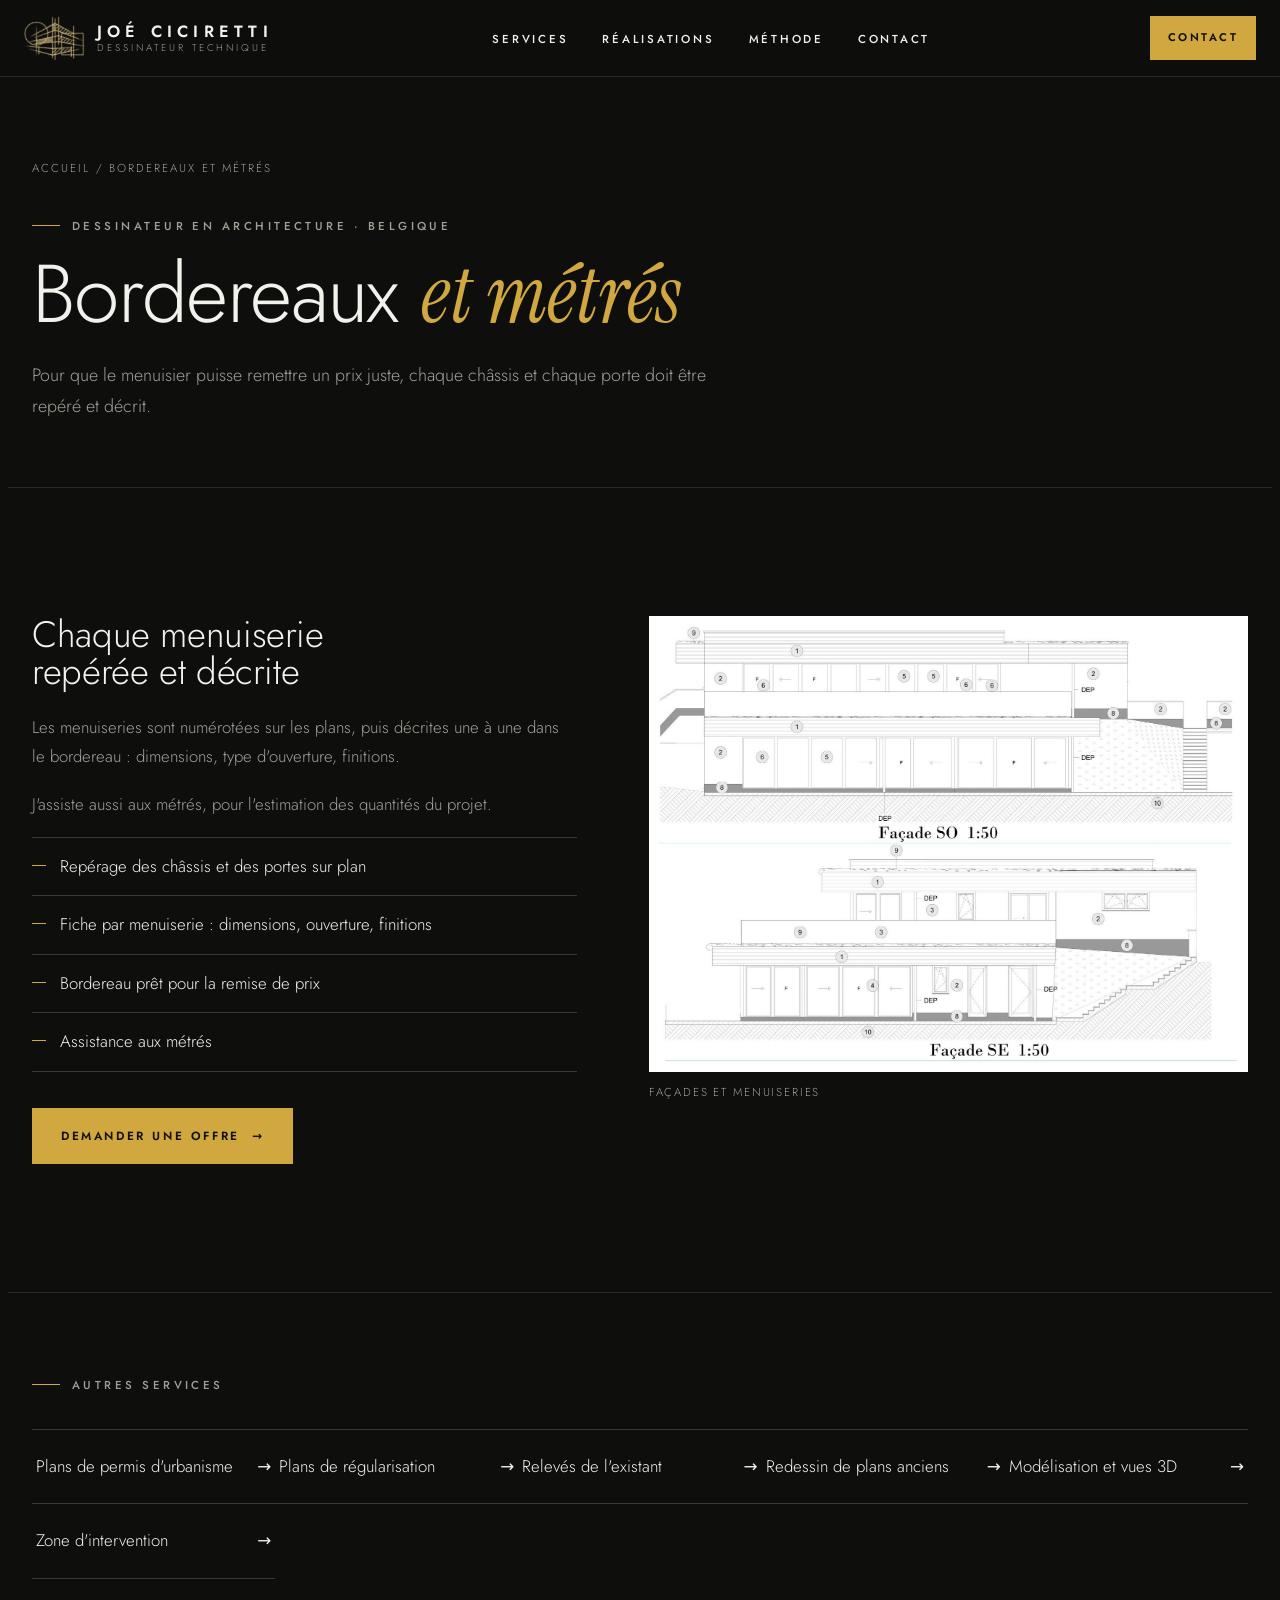
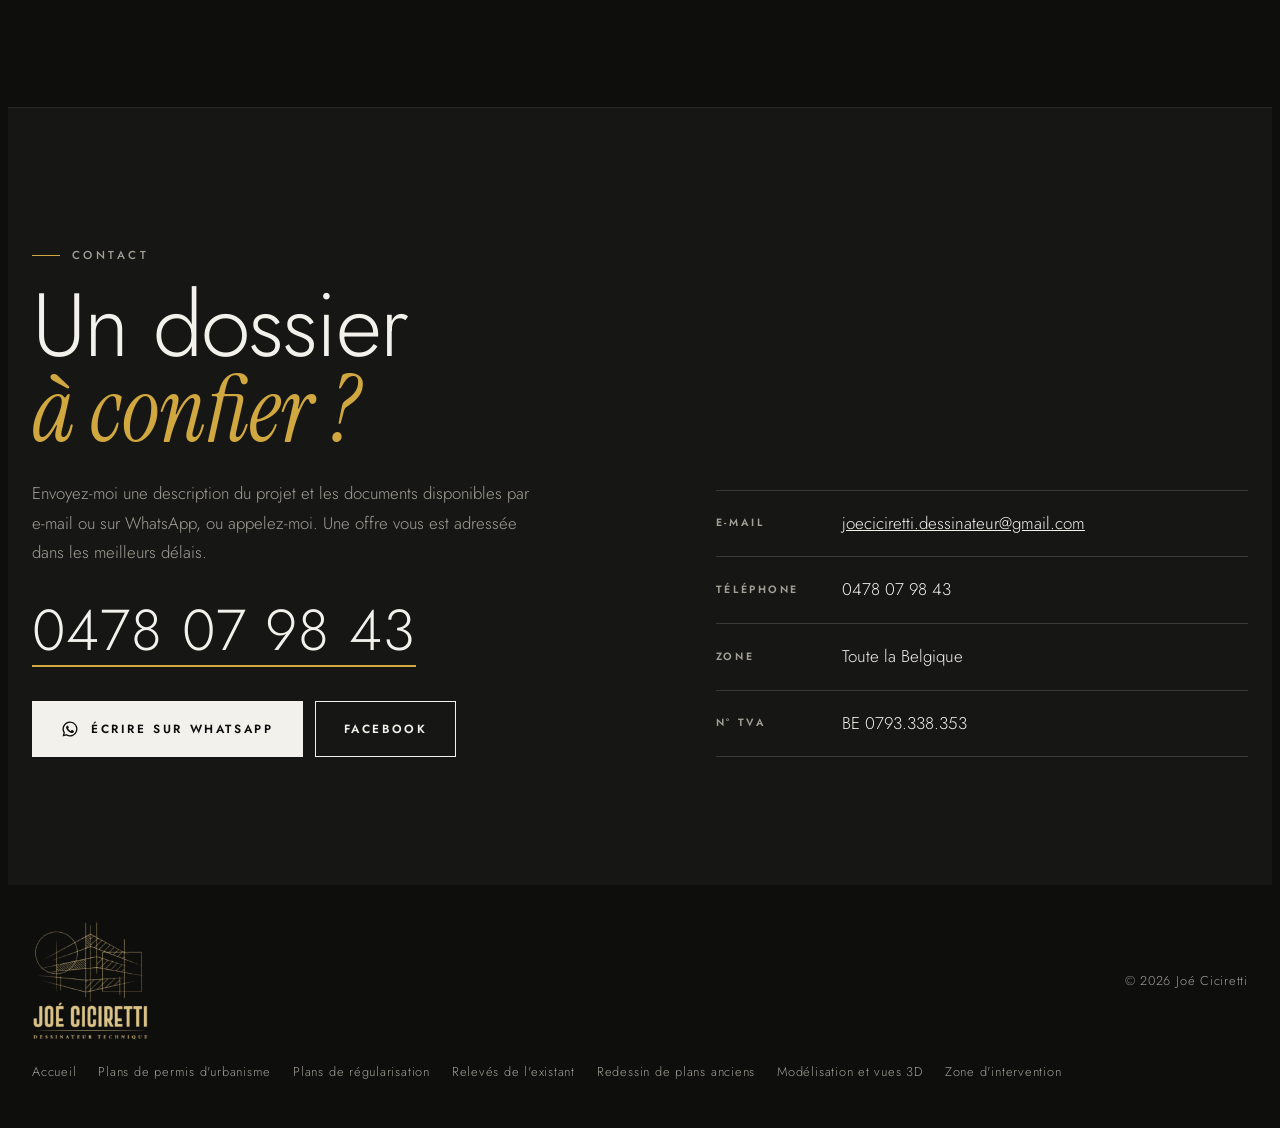
<file: bordereaux-chassis-metres/index.html>
<!doctype html>
<html lang="fr-BE">
<head>
<meta charset="utf-8">
<meta name="viewport" content="width=device-width, initial-scale=1, viewport-fit=cover">
<title>Bordereaux de châssis et de portes, assistance aux métrés · Joé Ciciretti</title>
<meta name="description" content="Bordereaux de châssis et de portes pour la remise de prix du menuisier, et assistance aux métrés pour l&#x27;estimation des quantités.">
<link rel="canonical" href="https://joeciciretti.be/bordereaux-chassis-metres/">
<meta property="og:type" content="website">
<meta property="og:locale" content="fr_BE">
<meta property="og:title" content="Bordereaux de châssis et de portes, assistance aux métrés · Joé Ciciretti">
<meta property="og:description" content="Bordereaux de châssis et de portes pour la remise de prix du menuisier, et assistance aux métrés pour l&#x27;estimation des quantités.">
<meta property="og:url" content="https://joeciciretti.be/bordereaux-chassis-metres/">
<meta property="og:image" content="https://joeciciretti.be/img/partage.jpg">
<link rel="icon" type="image/png" sizes="64x64" href="/img/favicon-64.png">
<link rel="apple-touch-icon" href="/img/apple-touch-icon.png">
<script type="application/ld+json">
{"@context": "https://schema.org", "@graph": [{"@type": "Service", "name": "Bordereaux et métrés", "description": "Bordereaux de châssis et de portes pour la remise de prix du menuisier, et assistance aux métrés pour l'estimation des quantités.", "url": "https://joeciciretti.be/bordereaux-chassis-metres/", "areaServed": {"@type": "Country", "name": "Belgique"}, "provider": {"@type": "ProfessionalService", "name": "Joé Ciciretti - Dessinateur en architecture", "url": "https://joeciciretti.be/", "telephone": "+32 478 07 98 43"}}, {"@type": "BreadcrumbList", "itemListElement": [{"@type": "ListItem", "position": 1, "name": "Accueil", "item": "https://joeciciretti.be/"}, {"@type": "ListItem", "position": 2, "name": "Bordereaux et métrés", "item": "https://joeciciretti.be/bordereaux-chassis-metres/"}]}]}
</script>
<link rel="stylesheet" href="/fonts.css">
<style>
/* Mise en page : nuit d'architecte. Fond noir volontaire (un seul thème), grande vue 3D plein cadre,
   planches blanches qui ressortent comme posées sur une table lumineuse. Accent or, repris du logo de Joé. */
:root{
  --bg:#0e0e0d; --surface:#161614; --raise:#1e1e1b; --ink:#f3f1eb; --muted:#a29f96; --line:#2a2926; --line-2:#3a3934;
  --accent:#d1a83f; --on-accent:#14110a; --paper:#ffffff;
  --display:"Jost","Futura","Century Gothic",system-ui,sans-serif;
  --serif:"Instrument Serif",Georgia,"Times New Roman",serif;
  --mono:"DM Mono",ui-monospace,Menlo,Consolas,monospace;
  color-scheme:dark;
}
*{box-sizing:border-box}
[hidden]{display:none!important}
html{scroll-behavior:smooth;scroll-padding-top:calc(76px + env(safe-area-inset-top,0px))}
body{background:var(--bg);color:var(--ink);font:300 1.05rem/1.75 var(--display);-webkit-font-smoothing:antialiased;overflow-x:hidden}
.inner{max-width:1280px;margin:0 auto;padding-left:max(24px,env(safe-area-inset-left,0px));padding-right:max(24px,env(safe-area-inset-right,0px))}
h1,h2,h3{margin:0;font-weight:300;line-height:1.02;letter-spacing:-.01em;text-wrap:balance}
p{margin:0}
a{color:inherit}
:focus-visible{outline:2px solid var(--accent);outline-offset:3px}
.it{font-family:var(--serif);font-style:italic;font-weight:400;letter-spacing:0;text-transform:none}
.eyebrow{display:inline-flex;align-items:center;gap:12px;font-weight:500;font-size:.72rem;letter-spacing:.3em;text-transform:uppercase;color:var(--muted)}
.eyebrow::before{content:"";width:28px;height:1px;background:var(--accent)}
.b{display:inline-flex;align-items:center;gap:12px;text-decoration:none;font-size:.74rem;font-weight:600;letter-spacing:.22em;text-transform:uppercase;padding:17px 28px;border:1px solid currentColor;transition:background .25s,color .25s,border-color .25s,transform .25s;font-family:inherit;background:none;color:inherit;cursor:pointer}
.b:hover{transform:translateY(-2px)}
.b.k{background:var(--accent);color:var(--on-accent);border-color:var(--accent)}
.b.k:hover{background:var(--ink);border-color:var(--ink);color:var(--bg)}
.b.o:hover{background:var(--ink);color:var(--bg);border-color:var(--ink)}
.b .ar{transition:transform .25s}
.b:hover .ar{transform:translateX(4px)}

/* EN-TÊTE : transparent sur l'image, opaque dès qu'on descend */
body::before{content:"";position:fixed;inset:0 0 auto;height:env(safe-area-inset-top,0px);z-index:30;background:var(--bg)}
.hdr{position:fixed;top:env(safe-area-inset-top,0px);left:0;right:0;z-index:20;transition:background .35s,box-shadow .35s}
.hdr.solid{background:rgba(14,14,13,.92);backdrop-filter:blur(10px);-webkit-backdrop-filter:blur(10px);box-shadow:0 1px 0 var(--line)}
.hdr nav{display:flex;align-items:center;justify-content:space-between;gap:20px;height:76px}
.logo{text-decoration:none;display:flex;align-items:center;gap:12px;line-height:1.15}
.logo img{height:44px;width:auto;display:block}
.logo span{display:flex;flex-direction:column}
.logo b{font-weight:600;font-size:1.02rem;letter-spacing:.32em}
.logo small{font-size:.62rem;letter-spacing:.3em;text-transform:uppercase;color:var(--muted)}
.hdr ul{list-style:none;margin:0;padding:0;display:flex;gap:34px}
.hdr ul a{text-decoration:none;font-size:.72rem;font-weight:500;letter-spacing:.24em;text-transform:uppercase;padding-block:6px;border-bottom:1px solid transparent;transition:border-color .2s,color .2s}
.hdr ul a:hover{border-color:var(--accent);color:var(--accent)}
.cta-s{font-size:.7rem;font-weight:600;letter-spacing:.22em;text-transform:uppercase;text-decoration:none;padding:12px 18px;background:var(--accent);color:var(--on-accent);white-space:nowrap}
.cta-s:hover{background:var(--ink);color:var(--bg)}

/* OUVERTURE : vue 3D plein cadre, jour et soirée au même point de vue */
.hero{position:relative;min-height:clamp(560px,86vh,880px);display:flex;align-items:flex-end;overflow:hidden;isolation:isolate}
.hero .shots{position:absolute;inset:0;z-index:-2}
.hero .shots img{position:absolute;inset:0;width:100%;height:100%;object-fit:cover;object-position:55% 40%;transition:opacity 1.4s ease}
.hero .shots .soir{opacity:0}
.hero.night .shots .soir{opacity:1}
.hero::after{content:"";position:absolute;inset:0;z-index:-1;background:linear-gradient(180deg,rgba(14,14,13,.55) 0%,rgba(14,14,13,0) 28%,rgba(14,14,13,.15) 55%,rgba(14,14,13,.92) 100%),linear-gradient(90deg,rgba(14,14,13,.7) 0%,rgba(14,14,13,0) 60%)}
@media (prefers-reduced-motion:no-preference){.hero .shots{animation:kb 22s ease-out both}@keyframes kb{from{transform:scale(1.07)}to{transform:scale(1)}}}
.hero .inner{width:100%;padding-block:150px 56px;display:grid;grid-template-columns:1fr auto;gap:32px;align-items:end}
.hero .inner > *{min-width:0}
.hero h1{font-size:clamp(3.2rem,8.6vw,8.2rem);line-height:.92;letter-spacing:-.025em;font-weight:300;margin:18px 0 26px}
.hero h1 .it{display:block;color:var(--accent);font-size:1.06em;letter-spacing:-.01em}
.hero p{font-size:1.15rem;color:#d9d6ce;max-width:30em}
.hero .btns{display:flex;gap:14px;flex-wrap:wrap;margin-top:32px}
.daynight{display:flex;flex-direction:column;align-items:flex-end;gap:10px}
.daynight .seg2{display:flex;border:1px solid rgba(243,241,235,.35);background:rgba(14,14,13,.35);backdrop-filter:blur(6px);-webkit-backdrop-filter:blur(6px)}
.daynight button{all:unset;box-sizing:border-box;cursor:pointer;font-size:.66rem;font-weight:600;letter-spacing:.22em;text-transform:uppercase;padding:10px 16px;color:#d9d6ce}
.daynight button[aria-pressed="true"]{background:var(--ink);color:var(--bg)}
.daynight button:focus-visible{outline:2px solid var(--accent);outline-offset:2px}
.daynight small{font-family:var(--mono);font-size:.62rem;letter-spacing:.06em;color:#bdbab1;text-align:right}

/* BANDE DE PLANCHES QUI DÉFILE */
.ticker{border-block:1px solid var(--line);background:var(--surface);overflow:hidden;position:relative}
.tk-track{display:flex;gap:22px;width:max-content;padding:26px 22px}
.tk-track img{height:170px;width:auto;display:block;background:var(--paper);padding:10px;box-shadow:0 10px 30px rgba(0,0,0,.45)}
@media (prefers-reduced-motion:no-preference){.tk-track{animation:tk 80s linear infinite}.ticker:hover .tk-track{animation-play-state:paused}@keyframes tk{to{transform:translateX(-50%)}}}
@media (prefers-reduced-motion:reduce){.ticker{overflow-x:auto}}

/* SECTIONS */
section{padding-block:128px}
.sh{display:grid;grid-template-columns:1fr 1fr;gap:28px 64px;align-items:end;margin-bottom:64px}
.sh > *{min-width:0}
.sh h2{font-size:clamp(2.6rem,6vw,5.2rem);margin-top:18px;text-transform:uppercase;letter-spacing:.01em;font-weight:300}
.sh p{color:var(--muted);max-width:32em}

/* PRÉSENTATION */
.intro{display:grid;grid-template-columns:1fr 1fr;gap:88px;align-items:center}
.intro > *{min-width:0}
.portrait{margin:0;position:relative}
.portrait::before{content:"";position:absolute;inset:22px -22px -22px 22px;border:1px solid var(--accent);z-index:-1}
.portrait{isolation:isolate}
.portrait img{display:block;width:100%;height:auto;max-width:100%}
.intro h2{font-size:clamp(2.2rem,4.4vw,3.8rem);margin-top:18px}
.intro h2 .it{color:var(--accent)}
.intro .txt{display:flex;flex-direction:column;gap:20px;color:var(--muted);margin-top:30px;max-width:34em}

/* SERVICES : accordéon. Seul le titre est visible ; un clic sur la ligne déroule le texte */
.serv{display:grid;grid-template-columns:1.25fr 1fr;gap:64px;align-items:start}
.serv > *{min-width:0}
.svc-list{border-top:1px solid var(--line-2)}
.svc{border-bottom:1px solid var(--line-2)}
.svc h3{font-size:inherit;line-height:inherit;letter-spacing:inherit}
.svc-btn{all:unset;box-sizing:border-box;cursor:pointer;width:100%;display:grid;grid-template-columns:1fr auto;align-items:center;gap:24px;padding:24px 4px;font-family:var(--display);font-size:clamp(1.5rem,2.7vw,2.3rem);font-weight:300;line-height:1.15;transition:color .25s,padding .35s}
.svc-btn:hover{color:var(--accent);padding-left:14px}
.svc-btn:focus-visible{outline:2px solid var(--accent);outline-offset:2px}
.svc .pm{display:grid;place-items:center;width:46px;height:46px;border:1px solid var(--line-2);border-radius:50%;font-size:1.1rem;transition:transform .35s,background .25s,border-color .25s,color .25s}
.svc-btn:hover .pm{border-color:var(--accent)}
.svc.open .svc-btn{color:var(--accent)}
.svc.open .pm{transform:rotate(180deg);background:var(--accent);border-color:var(--accent);color:var(--on-accent)}
.svc-body{display:grid;grid-template-rows:0fr;transition:grid-template-rows .4s ease}
.svc.open .svc-body{grid-template-rows:1fr}
.svc-body > div{overflow:hidden;visibility:hidden;transition:visibility 0s .4s}
.svc.open .svc-body > div{visibility:visible;transition-delay:0s}
.svc-body p{color:#d8d5cd;font-size:1.15rem;line-height:1.7;max-width:34em;padding:0 4px 30px}
.preview{position:sticky;top:110px;background:var(--paper);aspect-ratio:4/3;display:grid;box-shadow:0 30px 60px rgba(0,0,0,.5);max-width:100%}
.preview img{grid-area:1/1;width:100%;height:100%;object-fit:contain;padding:22px;opacity:0;transition:opacity .45s,transform .6s;transform:scale(.98)}
.preview img.cover{object-fit:cover;padding:0}
.preview img.on{opacity:1;transform:scale(1)}
.preview .cap{grid-area:1/1;align-self:end;justify-self:start;margin:14px;font-family:var(--mono);font-size:.64rem;letter-spacing:.08em;text-transform:uppercase;background:#161614;color:#f3f1eb;padding:6px 10px}

/* RÉALISATIONS */
.projets{background:var(--surface)}
.cards{display:grid;grid-template-columns:repeat(5,1fr);gap:14px;margin-bottom:52px}
.card{all:unset;box-sizing:border-box;cursor:pointer;display:flex;flex-direction:column;background:var(--raise);border:1px solid var(--line);transition:border-color .25s,transform .3s;min-width:0}
.card:hover{transform:translateY(-4px);border-color:var(--line-2)}
.card[aria-selected="true"]{border-color:var(--accent)}
.card:focus-visible{outline:2px solid var(--accent);outline-offset:2px}
.card .im{display:block;aspect-ratio:4/3;background:#fff;overflow:hidden}
.card img{display:block;width:100%;height:100%;object-fit:contain;padding:10px;transition:transform .8s}
.card img.cover{object-fit:cover;padding:0}
.card:hover img{transform:scale(1.05)}
.card .t{display:flex;flex-direction:column;gap:4px;padding:14px 16px 18px}
.card .t span{font-size:.6rem;font-weight:600;letter-spacing:.22em;text-transform:uppercase;color:var(--accent)}
.card .t b{font-weight:400;font-size:1rem;line-height:1.3}
.viewer{display:grid;grid-template-columns:280px 1fr;gap:36px;align-items:start}
.viewer > *{min-width:0}
.side h3{font-size:1.8rem;font-weight:300;margin:10px 0 24px}
.tabs{display:flex;flex-direction:column;border-top:1px solid var(--line-2)}
.tabs button{all:unset;box-sizing:border-box;cursor:pointer;display:grid;grid-template-columns:1fr auto;gap:12px;padding:14px 4px;border-bottom:1px solid var(--line-2);font-size:1rem;transition:padding .25s,color .2s}
.tabs button span{font-family:var(--mono);font-size:.7rem;color:var(--muted);align-self:center}
.tabs button:hover{padding-left:12px}
.tabs button[aria-selected="true"]{color:var(--accent);padding-left:12px}
.tabs button:focus-visible{outline:2px solid var(--accent);outline-offset:2px}
.facts{margin:26px 0 0}
.facts div{display:grid;grid-template-columns:92px 1fr;gap:12px;padding:10px 0;border-bottom:1px solid var(--line);font-size:.92rem}
.facts dt{font-size:.6rem;font-weight:600;letter-spacing:.2em;text-transform:uppercase;color:var(--muted);padding-top:4px}
.facts dd{margin:0}
.stage{margin:0;background:var(--raise);box-shadow:0 30px 60px rgba(0,0,0,.45)}
.media{background:#fff;display:flex;justify-content:center;padding:14px;overflow:hidden}
.media > *{position:relative;max-width:100%}
.media img{display:block;width:100%;height:auto}
.zoom{all:unset;cursor:zoom-in;display:block}
.cmp{cursor:ew-resize;user-select:none;-webkit-user-select:none;--pos:50%}
.cmp img{pointer-events:none}
.cmp .after{position:absolute;inset:0;height:100%;clip-path:inset(0 0 0 var(--pos))}
.cmp .line{position:absolute;top:0;bottom:0;left:var(--pos);border-left:2px solid var(--accent);pointer-events:none}
.cmp .knob{position:absolute;top:50%;left:-1px;transform:translate(-50%,-50%);width:44px;height:44px;border-radius:50%;background:var(--accent);color:var(--on-accent);display:grid;place-items:center;font-size:1rem;font-weight:600;letter-spacing:.1em;box-shadow:0 6px 18px rgba(0,0,0,.35)}
.cmp .tg{position:absolute;top:8px;font-size:.6rem;font-weight:600;letter-spacing:.2em;text-transform:uppercase;color:#fff;padding:5px 9px;pointer-events:none}
.cmp .tg.l{left:8px;background:#161614}
.cmp .tg.r{right:8px;background:var(--accent);color:var(--on-accent)}
.cmp .rng{position:absolute;top:0;left:-24px;width:calc(100% + 48px);height:100%;margin:0;padding:0;opacity:0;cursor:ew-resize;-webkit-appearance:none;appearance:none;background:transparent;touch-action:pan-y}
.cmp .rng::-webkit-slider-runnable-track{height:100%}
.cmp .rng::-webkit-slider-thumb{-webkit-appearance:none;width:48px;height:100%;min-height:400px}
.cmp .rng::-moz-range-track{height:100%;background:transparent}
.cmp .rng::-moz-range-thumb{width:48px;height:100%;border:0;background:transparent}
.cmp .rng:focus-visible ~ .line .knob{outline:2px solid var(--ink);outline-offset:3px}
.stage figcaption{display:flex;align-items:center;justify-content:space-between;gap:12px 20px;flex-wrap:wrap;padding:14px 18px}
.stage figcaption b{font-weight:500}
.stage figcaption .sc{font-family:var(--mono);font-size:.7rem;color:var(--muted);margin-left:10px}
.ctrl{display:flex;gap:10px;flex-wrap:wrap}
.seg{display:flex;border:1px solid var(--line-2)}
.seg button,.zbtn{all:unset;box-sizing:border-box;cursor:pointer;font-size:.62rem;font-weight:600;letter-spacing:.18em;text-transform:uppercase;padding:9px 13px;color:var(--muted)}
.seg button + button{border-left:1px solid var(--line-2)}
.seg button[aria-pressed="true"]{background:var(--accent);color:var(--on-accent)}
.zbtn{border:1px solid var(--line-2)}
.seg button:hover,.zbtn:hover{color:var(--ink)}
.seg button[aria-pressed="true"]:hover{color:var(--on-accent)}
.seg button:focus-visible,.zbtn:focus-visible{outline:2px solid var(--accent);outline-offset:2px}
.hint{font-size:.85rem;color:var(--muted);margin-top:14px}

/* CHARTE : grande phrase */
.charte{padding-block:120px;border-block:1px solid var(--line)}
.charte .big{font-size:clamp(2.8rem,7.4vw,6.6rem);line-height:.98;letter-spacing:-.02em;font-weight:300;margin:20px 0 56px}
.charte .big .it{color:var(--accent)}
.charte .cols{display:grid;grid-template-columns:1fr 1fr;gap:72px;align-items:start}
.charte .cols > *{min-width:0}
.charte .soft{font-size:clamp(1.5rem,2.8vw,2.2rem);font-weight:300;line-height:1.3}
.charte .soft .d{color:var(--accent);padding:0 .12em}
.charte .lead{color:var(--muted);font-size:1.15rem;max-width:32em;margin-top:16px}
.specs{margin:0;border-top:1px solid var(--line-2)}
.specs div{display:grid;grid-template-columns:130px 1fr;gap:16px;padding:18px 0;border-bottom:1px solid var(--line-2)}
.specs dt{font-size:.66rem;font-weight:600;letter-spacing:.24em;text-transform:uppercase;color:var(--muted);padding-top:4px}
.specs dd{margin:0}

/* MÉTHODE : frise */
.process{display:grid;grid-template-columns:repeat(5,1fr);gap:28px;position:relative}
.process::before{content:"";position:absolute;left:0;right:0;top:44px;height:1px;background:var(--line-2)}
.process div{position:relative;display:flex;flex-direction:column;gap:10px;min-width:0}
.process .n{font-size:4.6rem;font-weight:600;line-height:1;color:transparent;-webkit-text-stroke:1px var(--muted);background:var(--bg);align-self:flex-start;padding-right:12px}
.process div:hover .n{-webkit-text-stroke-color:var(--accent);color:var(--accent)}
.process h3{font-size:1.15rem;font-weight:500;letter-spacing:.02em;margin-top:8px}
.process p{color:var(--muted);font-size:.94rem}

/* CONTACT */
.contact{background:var(--surface);border-top:1px solid var(--line)}
.c-grid{display:grid;grid-template-columns:1.15fr 1fr;gap:72px;align-items:end}
.c-grid > *{min-width:0}
.contact h2{font-size:clamp(2.8rem,7vw,6.2rem);line-height:.95;letter-spacing:-.02em;margin:18px 0 26px}
.contact h2 .it{color:var(--accent)}
.contact p{max-width:30em;color:var(--muted)}
.big-tel{display:inline-block;margin-top:28px;font-size:clamp(2rem,4.6vw,3.6rem);font-weight:300;letter-spacing:.02em;text-decoration:none;border-bottom:2px solid var(--accent);line-height:1.2}
.big-tel:hover{color:var(--accent)}
.c-btns{display:flex;gap:12px;flex-wrap:wrap;margin-top:34px}
.contact .b.wa{background:var(--ink);color:var(--bg);border-color:var(--ink)}
.contact .b.wa:hover{background:transparent;color:var(--ink)}
.contact .b:not(.wa):hover{background:var(--ink);color:var(--bg)}
.c-list{margin:0;display:grid;border-top:1px solid var(--line-2)}
.c-list div{display:grid;grid-template-columns:110px 1fr auto;gap:16px;align-items:center;padding:18px 0;border-bottom:1px solid var(--line-2)}
.c-list dt{font-size:.66rem;font-weight:600;letter-spacing:.24em;text-transform:uppercase;color:var(--muted)}
.c-list dd{margin:0;font-size:1.06rem;overflow-wrap:anywhere}
.copy{font:inherit;font-size:.62rem;font-weight:600;letter-spacing:.18em;text-transform:uppercase;background:none;border:1px solid var(--line-2);color:var(--muted);padding:5px 10px;cursor:pointer}
.copy:hover{border-color:var(--ink);color:var(--ink)}

footer{color:var(--muted);font-size:.8rem;letter-spacing:.06em}
footer .inner{display:flex;justify-content:space-between;align-items:center;gap:20px 32px;flex-wrap:wrap;padding-block:36px}
.f-logo{height:120px;width:auto;display:block}

/* AGRANDISSEMENT */
.lb{position:fixed;inset:0;z-index:50;background:rgba(8,8,8,.95);display:flex;flex-direction:column;align-items:center;justify-content:center;gap:14px;padding:max(24px,env(safe-area-inset-top,0px)) max(16px,env(safe-area-inset-right,0px)) max(24px,env(safe-area-inset-bottom,0px)) max(16px,env(safe-area-inset-left,0px))}
.lb img{max-width:100%;max-height:84vh;background:#fff;object-fit:contain}
.lb p{color:#efefec;font-size:.9rem}
.lb .x{position:absolute;top:max(14px,env(safe-area-inset-top,0px));right:max(14px,env(safe-area-inset-right,0px));background:transparent;border:1px solid rgba(255,255,255,.35);color:#fff;font:inherit;font-size:.8rem;letter-spacing:.14em;text-transform:uppercase;padding:8px 14px;cursor:pointer}

@media (max-width:980px){
  .hdr ul{display:none}
  .hero .inner{grid-template-columns:1fr;padding-block:130px 40px}
  .hero::after{background:linear-gradient(180deg,rgba(14,14,13,.72) 0%,rgba(14,14,13,.5) 45%,rgba(14,14,13,.94) 100%)}
  .hero .eyebrow{color:#e4e1d9}
  .daynight{align-items:flex-start}
  .daynight small{text-align:left}
  .sh,.intro,.serv,.viewer,.charte .cols,.c-grid{grid-template-columns:1fr;gap:44px}
  .portrait{margin-right:28px}
  .preview{display:none}
  .cards{display:flex;overflow-x:auto;scroll-snap-type:x mandatory;padding-bottom:6px}
  .card{flex:0 0 210px;scroll-snap-align:start}
  .tabs{flex-direction:row;flex-wrap:wrap;gap:0 22px;border-top:0;border-bottom:1px solid var(--line-2)}
  .tabs button{grid-template-columns:auto;border-bottom:2px solid transparent;margin-bottom:-1px;padding:12px 0}
  .tabs button span{display:none}
  .tabs button:hover,.tabs button[aria-selected="true"]{padding-left:0}
  .tabs button[aria-selected="true"]{border-color:var(--accent)}
  .facts{display:none}
  .process{grid-template-columns:1fr 1fr;row-gap:44px}
  .process::before{display:none}
  section{padding-block:92px}
}
@media (max-width:600px){
  .process{grid-template-columns:1fr}
  .tk-track img{height:120px}
  .card{flex-basis:170px}
  .media{padding:8px}
  .c-list div,.specs div{grid-template-columns:1fr;gap:4px}
  .copy{justify-self:start}
  .cta-s{padding:10px 12px;letter-spacing:.16em}
  .logo b{letter-spacing:.12em;font-size:.9rem}
  .logo small{display:none}
  .logo img{height:32px}
  .logo{gap:8px}
  .hdr nav{gap:12px}
  .cta-s{padding:9px 11px;letter-spacing:.12em}
}
/* Mouvement : entrée de l'ouverture, apparitions au défilement, barre de lecture */
.prog{position:fixed;top:0;left:0;width:100%;height:2px;background:var(--accent);transform-origin:0 50%;transform:scaleX(0);z-index:30;pointer-events:none}
@media (prefers-reduced-motion:no-preference){
  .hero .inner > div:first-child > *{animation:up 1s cubic-bezier(.2,.7,.2,1) both}
  .hero .inner > div:first-child > :nth-child(2){animation-delay:.15s}
  .hero .inner > div:first-child > :nth-child(3){animation-delay:.3s}
  .hero .inner > div:first-child > :nth-child(4){animation-delay:.45s}
  .hero .daynight{animation:up 1s .6s cubic-bezier(.2,.7,.2,1) both}
  @keyframes up{from{opacity:0;transform:translateY(34px)}to{opacity:1;transform:none}}
  .rv-on .rv{opacity:0;transform:translateY(36px);transition:opacity .9s cubic-bezier(.2,.7,.2,1),transform .9s cubic-bezier(.2,.7,.2,1)}
  .rv-on .rv.in{opacity:1;transform:none}
  .rv-on .portrait.rv{opacity:1;transform:none}
  .rv-on .portrait.rv img{clip-path:inset(0 100% 0 0);transition:clip-path 1.3s .1s cubic-bezier(.7,0,.2,1)}
  .rv-on .portrait.rv.in img{clip-path:inset(0 0 0 0)}
  .rv-on .rv .eyebrow::before{width:0;transition:width .8s .35s ease}
  .rv-on .rv.in .eyebrow::before{width:28px}
  .rv-on .process .n{display:inline-block;transition:transform .6s .3s cubic-bezier(.3,1.6,.5,1)}
  .rv-on .process .rv:not(.in) .n{transform:scale(.4)}
  .process > div{transition:transform .3s}
  .process > div.in:hover{transform:translateY(-6px)}
}
@media (prefers-reduced-motion:reduce){html{scroll-behavior:auto}*{transition:none!important}}

/* Pages de service */
.hdr{background:rgba(14,14,13,.92);backdrop-filter:blur(10px);-webkit-backdrop-filter:blur(10px);box-shadow:0 1px 0 var(--line)}
.p-head{padding-block:150px 64px;border-bottom:1px solid var(--line)}
.crumb{font-size:.72rem;letter-spacing:.18em;text-transform:uppercase;color:var(--muted);margin-bottom:28px}
.crumb a{text-decoration:none;color:var(--muted)}
.crumb a:hover{color:var(--accent)}
.p-head h1{font-size:clamp(2.6rem,6.4vw,5.6rem);line-height:.98;letter-spacing:-.02em;font-weight:300;margin:18px 0 26px;max-width:16em}
.p-head h1 .it{color:var(--accent)}
.p-head .lead{max-width:38em;color:var(--muted);font-size:1.12rem}
.art{display:grid;grid-template-columns:1fr 1.1fr;gap:72px;align-items:start}
.art > *{min-width:0}
.art h2{font-size:clamp(1.6rem,3vw,2.3rem);font-weight:300;margin:0 0 22px}
.art p{color:var(--muted);margin:0 0 18px;max-width:36em}
.art ul{list-style:none;margin:0 0 36px;padding:0;border-top:1px solid var(--line-2)}
.art li{padding:14px 0 14px 28px;border-bottom:1px solid var(--line-2);position:relative}
.art li::before{content:"";position:absolute;left:0;top:27px;width:14px;height:1px;background:var(--accent)}
.figs{display:grid;gap:18px}
.figs figure{margin:0}
.figs img{display:block;width:100%;height:auto;background:#fff}
.figs img.photo{background:none}
.figs figcaption{font-size:.72rem;letter-spacing:.16em;text-transform:uppercase;color:var(--muted);margin-top:10px}
.others{border-top:1px solid var(--line)}
.o-grid{display:grid;grid-template-columns:repeat(auto-fill,minmax(240px,1fr));gap:0;border-top:1px solid var(--line-2);margin-top:34px}
.o-grid a{display:flex;justify-content:space-between;gap:16px;padding:22px 4px;border-bottom:1px solid var(--line-2);text-decoration:none;transition:color .2s}
.o-grid a:hover{color:var(--accent)}
.f-links{display:flex;flex-wrap:wrap;gap:8px 22px;width:100%;order:3}
.f-links a{text-decoration:none;color:var(--muted)}
.f-links a:hover{color:var(--accent)}
.svc-more{display:inline-block;margin-top:12px;font-size:.72rem;font-weight:600;letter-spacing:.2em;text-transform:uppercase;text-decoration:none;color:var(--accent)}
@media (max-width:900px){.art{grid-template-columns:1fr;gap:44px}.p-head{padding-block:120px 48px}}
</style>
</head>
<body>
<header class="hdr" id="hdr">
  <div class="inner">
    <nav aria-label="Navigation principale">
      <a class="logo" href="/"><img src="/img/logo-entete.png" alt="" width="166" height="120"><span><b>JOÉ CICIRETTI</b><small>Dessinateur technique</small></span></a>
      <ul>
        <li><a href="/#services">Services</a></li>
        <li><a href="/#realisations">Réalisations</a></li>
        <li><a href="/#methode">Méthode</a></li>
        <li><a href="/#contact">Contact</a></li>
      </ul>
      <a class="cta-s" href="#contact">Contact</a>
    </nav>
  </div>
</header>

<main id="top">
  <div class="p-head">
    <div class="inner">
      <div class="crumb"><a href="/">Accueil</a> / Bordereaux et métrés</div>
      <span class="eyebrow">Dessinateur en architecture · Belgique</span>
      <h1>Bordereaux <span class="it">et métrés</span></h1>
      <p class="lead">Pour que le menuisier puisse remettre un prix juste, chaque châssis et chaque porte doit être repéré et décrit.</p>
    </div>
  </div>
  <section>
    <div class="inner art">
      <div>
        <h2>Chaque menuiserie repérée et décrite</h2>
        <p>Les menuiseries sont numérotées sur les plans, puis décrites une à une dans le bordereau : dimensions, type d&#x27;ouverture, finitions.</p><p>J&#x27;assiste aussi aux métrés, pour l&#x27;estimation des quantités du projet.</p>
        <ul><li>Repérage des châssis et des portes sur plan</li><li>Fiche par menuiserie : dimensions, ouverture, finitions</li><li>Bordereau prêt pour la remise de prix</li><li>Assistance aux métrés</li></ul>
        <a class="b k" href="#contact">Demander une offre <span class="ar">→</span></a>
      </div>
      <div class="figs">
<figure><img src="/img/facades-so-se.jpg" alt="Façades et menuiseries" loading="lazy"><figcaption>Façades et menuiseries</figcaption></figure>
      </div>
    </div>
  </section>
  <section class="others" style="padding-top:72px">
    <div class="inner">
      <span class="eyebrow">Autres services</span>
      <div class="o-grid"><a href="/plans-permis-urbanisme/"><span>Plans de permis d&#x27;urbanisme</span><span aria-hidden="true">→</span></a><a href="/plans-regularisation/"><span>Plans de régularisation</span><span aria-hidden="true">→</span></a><a href="/releves-existant/"><span>Relevés de l&#x27;existant</span><span aria-hidden="true">→</span></a><a href="/redessin-plans-anciens/"><span>Redessin de plans anciens</span><span aria-hidden="true">→</span></a><a href="/vues-3d-architecture/"><span>Modélisation et vues 3D</span><span aria-hidden="true">→</span></a><a href="/dessinateur-architecture-belgique/"><span>Zone d&#x27;intervention</span><span aria-hidden="true">→</span></a></div>
    </div>
  </section>
  <section id="contact" class="contact">
    <div class="inner c-grid">
      <div>
        <span class="eyebrow">Contact</span>
        <h2>Un dossier <span class="it">à confier ?</span></h2>
        <p>Envoyez-moi une description du projet et les documents disponibles par e-mail ou sur WhatsApp, ou appelez-moi. Une offre vous est adressée dans les meilleurs délais.</p>
        <a class="big-tel" href="tel:+32478079843">0478 07 98 43</a>
        <div class="c-btns">
          <a class="b wa" href="https://wa.me/32478079843?text=Bonjour%2C%20je%20vous%20contacte%20depuis%20votre%20site%20pour%20un%20projet." target="_blank" rel="noopener">
            <svg viewBox="0 0 24 24" width="18" height="18" aria-hidden="true"><path fill="currentColor" d="M12 2a10 10 0 0 0-8.6 15.1L2 22l5-1.3A10 10 0 1 0 12 2Zm0 18.2c-1.5 0-3-.4-4.2-1.2l-.3-.2-3 .8.8-2.9-.2-.3A8.2 8.2 0 1 1 12 20.2Zm4.5-6.1c-.2-.1-1.5-.7-1.7-.8-.2-.1-.4-.1-.6.1l-.8 1c-.1.2-.3.2-.5.1a6.7 6.7 0 0 1-3.3-2.9c-.3-.4.2-.4.7-1.4.1-.2 0-.3 0-.4l-.8-1.8c-.2-.5-.4-.4-.6-.4h-.5a1 1 0 0 0-.7.3 3 3 0 0 0-.9 2.2c0 1.3.9 2.5 1.1 2.7.1.2 1.8 2.8 4.4 3.9 1.6.7 2.3.8 3.1.6.5-.1 1.5-.6 1.7-1.2.2-.6.2-1.1.1-1.2l-.5-.3Z"/></svg>
            Écrire sur WhatsApp
          </a>
          <a class="b" href="https://www.facebook.com/share/18TRoVWREb/" target="_blank" rel="noopener">Facebook</a>
        </div>
      </div>
      <dl class="c-list">
        <div><dt>E-mail</dt><dd id="c-mail"><a href="mailto:joeciciretti.dessinateur@gmail.com">joeciciretti.dessinateur@gmail.com</a></dd><span></span></div>
        <div><dt>Téléphone</dt><dd id="c-tel">0478 07 98 43</dd><span></span></div>
        <div><dt>Zone</dt><dd>Toute la Belgique</dd><span></span></div>
        <div><dt>N° TVA</dt><dd>BE 0793.338.353</dd><span></span></div>
      </dl>
    </div>
  </section>
</main>
<footer>
  <div class="inner">
    <img class="f-logo" src="/img/logo-complet.png" alt="Logo Joé Ciciretti, dessinateur technique" width="700" height="725" loading="lazy">
    <span>© 2026 Joé Ciciretti</span>
    <nav class="f-links" aria-label="Pages du site"><a href="/">Accueil</a><a href="/plans-permis-urbanisme/">Plans de permis d&#x27;urbanisme</a><a href="/plans-regularisation/">Plans de régularisation</a><a href="/releves-existant/">Relevés de l&#x27;existant</a><a href="/redessin-plans-anciens/">Redessin de plans anciens</a><a href="/vues-3d-architecture/">Modélisation et vues 3D</a><a href="/dessinateur-architecture-belgique/">Zone d&#x27;intervention</a></nav>
  </div>
</footer>

</body>
</html>
</file>
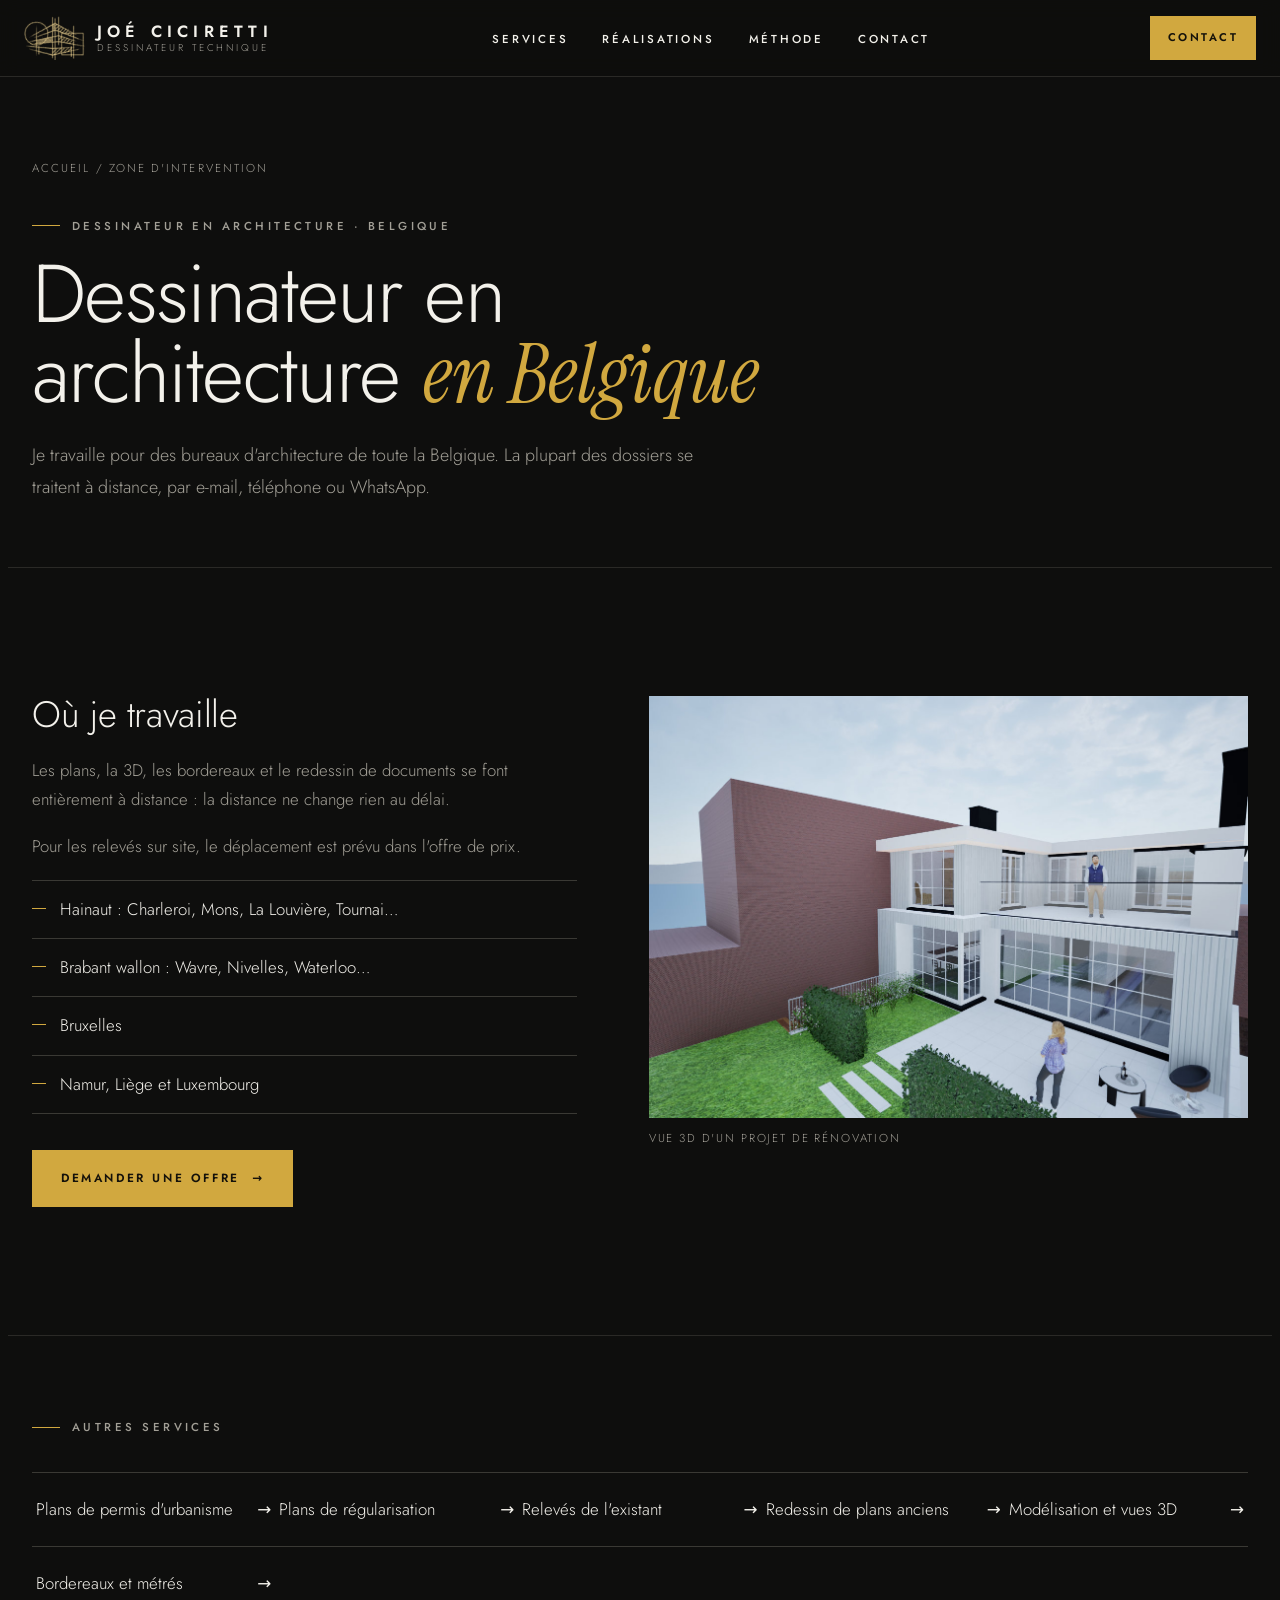
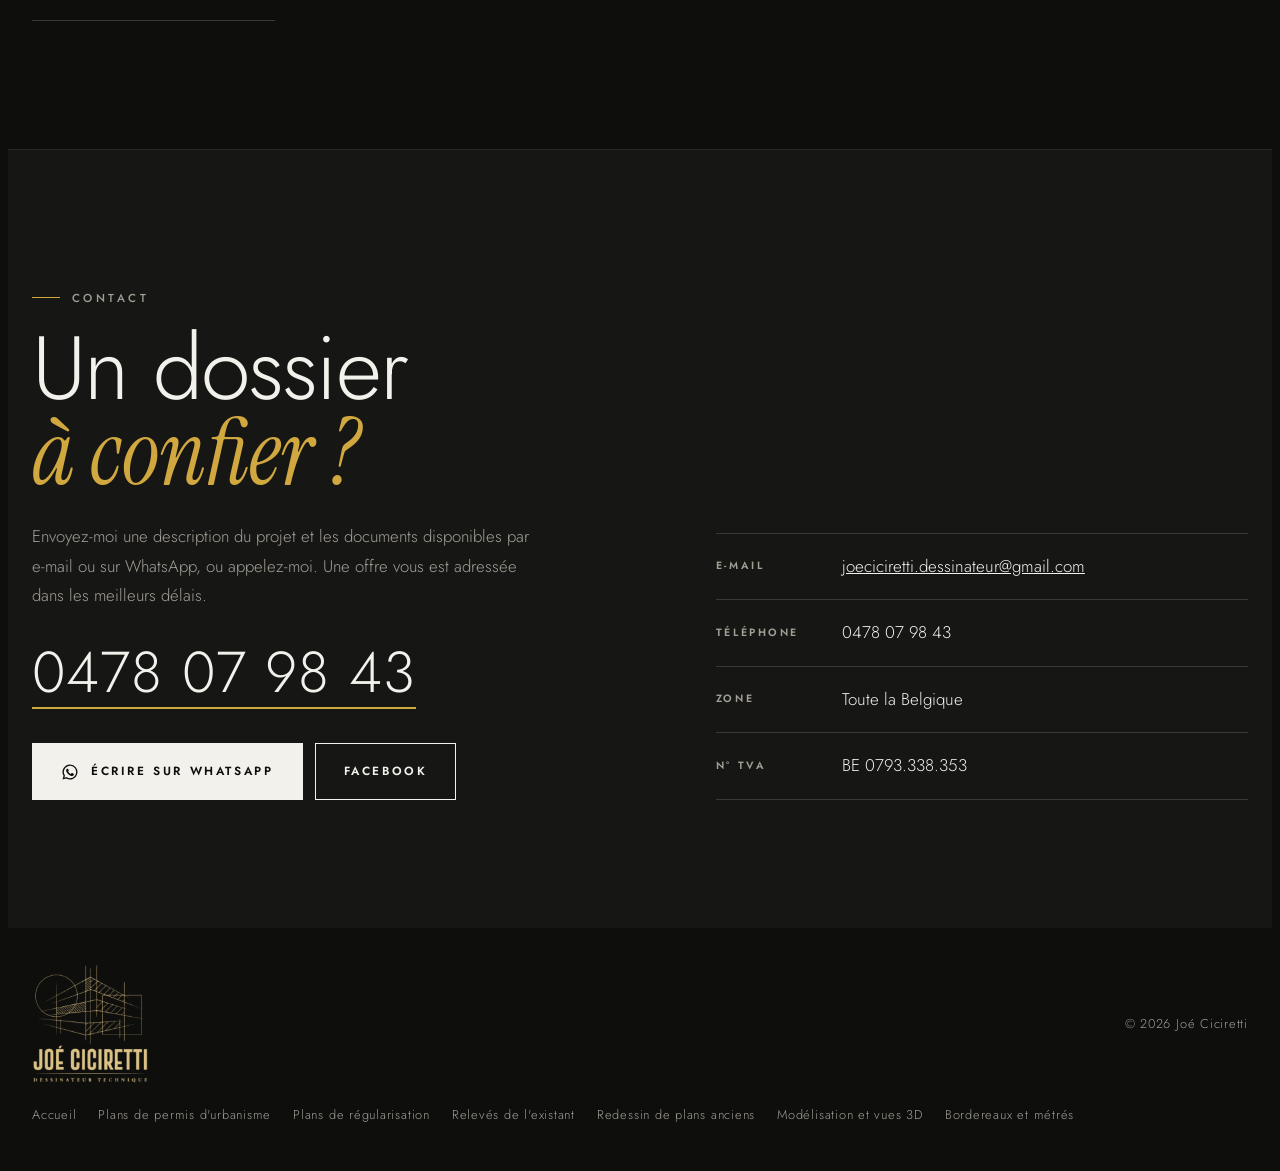
<file: dessinateur-architecture-belgique/index.html>
<!doctype html>
<html lang="fr-BE">
<head>
<meta charset="utf-8">
<meta name="viewport" content="width=device-width, initial-scale=1, viewport-fit=cover">
<title>Dessinateur en architecture en Belgique : Hainaut, Bruxelles, Brabant wallon · Joé Ciciretti</title>
<meta name="description" content="Dessinateur en architecture indépendant pour les bureaux de toute la Belgique : Hainaut (Charleroi, Mons, La Louvière), Brabant wallon, Bruxelles, Namur, Liège, Luxembourg.">
<link rel="canonical" href="https://joeciciretti.be/dessinateur-architecture-belgique/">
<meta property="og:type" content="website">
<meta property="og:locale" content="fr_BE">
<meta property="og:title" content="Dessinateur en architecture en Belgique : Hainaut, Bruxelles, Brabant wallon · Joé Ciciretti">
<meta property="og:description" content="Dessinateur en architecture indépendant pour les bureaux de toute la Belgique : Hainaut (Charleroi, Mons, La Louvière), Brabant wallon, Bruxelles, Namur, Liège, Luxembourg.">
<meta property="og:url" content="https://joeciciretti.be/dessinateur-architecture-belgique/">
<meta property="og:image" content="https://joeciciretti.be/img/partage.jpg">
<link rel="icon" type="image/png" sizes="64x64" href="/img/favicon-64.png">
<link rel="apple-touch-icon" href="/img/apple-touch-icon.png">
<script type="application/ld+json">
{"@context": "https://schema.org", "@graph": [{"@type": "Service", "name": "Dessinateur en architecture en Belgique", "description": "Dessinateur en architecture indépendant pour les bureaux de toute la Belgique : Hainaut (Charleroi, Mons, La Louvière), Brabant wallon, Bruxelles, Namur, Liège, Luxembourg.", "url": "https://joeciciretti.be/dessinateur-architecture-belgique/", "areaServed": {"@type": "Country", "name": "Belgique"}, "provider": {"@type": "ProfessionalService", "name": "Joé Ciciretti - Dessinateur en architecture", "url": "https://joeciciretti.be/", "telephone": "+32 478 07 98 43"}}, {"@type": "BreadcrumbList", "itemListElement": [{"@type": "ListItem", "position": 1, "name": "Accueil", "item": "https://joeciciretti.be/"}, {"@type": "ListItem", "position": 2, "name": "Zone d'intervention", "item": "https://joeciciretti.be/dessinateur-architecture-belgique/"}]}]}
</script>
<link rel="stylesheet" href="/fonts.css">
<style>
/* Mise en page : nuit d'architecte. Fond noir volontaire (un seul thème), grande vue 3D plein cadre,
   planches blanches qui ressortent comme posées sur une table lumineuse. Accent or, repris du logo de Joé. */
:root{
  --bg:#0e0e0d; --surface:#161614; --raise:#1e1e1b; --ink:#f3f1eb; --muted:#a29f96; --line:#2a2926; --line-2:#3a3934;
  --accent:#d1a83f; --on-accent:#14110a; --paper:#ffffff;
  --display:"Jost","Futura","Century Gothic",system-ui,sans-serif;
  --serif:"Instrument Serif",Georgia,"Times New Roman",serif;
  --mono:"DM Mono",ui-monospace,Menlo,Consolas,monospace;
  color-scheme:dark;
}
*{box-sizing:border-box}
[hidden]{display:none!important}
html{scroll-behavior:smooth;scroll-padding-top:calc(76px + env(safe-area-inset-top,0px))}
body{background:var(--bg);color:var(--ink);font:300 1.05rem/1.75 var(--display);-webkit-font-smoothing:antialiased;overflow-x:hidden}
.inner{max-width:1280px;margin:0 auto;padding-left:max(24px,env(safe-area-inset-left,0px));padding-right:max(24px,env(safe-area-inset-right,0px))}
h1,h2,h3{margin:0;font-weight:300;line-height:1.02;letter-spacing:-.01em;text-wrap:balance}
p{margin:0}
a{color:inherit}
:focus-visible{outline:2px solid var(--accent);outline-offset:3px}
.it{font-family:var(--serif);font-style:italic;font-weight:400;letter-spacing:0;text-transform:none}
.eyebrow{display:inline-flex;align-items:center;gap:12px;font-weight:500;font-size:.72rem;letter-spacing:.3em;text-transform:uppercase;color:var(--muted)}
.eyebrow::before{content:"";width:28px;height:1px;background:var(--accent)}
.b{display:inline-flex;align-items:center;gap:12px;text-decoration:none;font-size:.74rem;font-weight:600;letter-spacing:.22em;text-transform:uppercase;padding:17px 28px;border:1px solid currentColor;transition:background .25s,color .25s,border-color .25s,transform .25s;font-family:inherit;background:none;color:inherit;cursor:pointer}
.b:hover{transform:translateY(-2px)}
.b.k{background:var(--accent);color:var(--on-accent);border-color:var(--accent)}
.b.k:hover{background:var(--ink);border-color:var(--ink);color:var(--bg)}
.b.o:hover{background:var(--ink);color:var(--bg);border-color:var(--ink)}
.b .ar{transition:transform .25s}
.b:hover .ar{transform:translateX(4px)}

/* EN-TÊTE : transparent sur l'image, opaque dès qu'on descend */
body::before{content:"";position:fixed;inset:0 0 auto;height:env(safe-area-inset-top,0px);z-index:30;background:var(--bg)}
.hdr{position:fixed;top:env(safe-area-inset-top,0px);left:0;right:0;z-index:20;transition:background .35s,box-shadow .35s}
.hdr.solid{background:rgba(14,14,13,.92);backdrop-filter:blur(10px);-webkit-backdrop-filter:blur(10px);box-shadow:0 1px 0 var(--line)}
.hdr nav{display:flex;align-items:center;justify-content:space-between;gap:20px;height:76px}
.logo{text-decoration:none;display:flex;align-items:center;gap:12px;line-height:1.15}
.logo img{height:44px;width:auto;display:block}
.logo span{display:flex;flex-direction:column}
.logo b{font-weight:600;font-size:1.02rem;letter-spacing:.32em}
.logo small{font-size:.62rem;letter-spacing:.3em;text-transform:uppercase;color:var(--muted)}
.hdr ul{list-style:none;margin:0;padding:0;display:flex;gap:34px}
.hdr ul a{text-decoration:none;font-size:.72rem;font-weight:500;letter-spacing:.24em;text-transform:uppercase;padding-block:6px;border-bottom:1px solid transparent;transition:border-color .2s,color .2s}
.hdr ul a:hover{border-color:var(--accent);color:var(--accent)}
.cta-s{font-size:.7rem;font-weight:600;letter-spacing:.22em;text-transform:uppercase;text-decoration:none;padding:12px 18px;background:var(--accent);color:var(--on-accent);white-space:nowrap}
.cta-s:hover{background:var(--ink);color:var(--bg)}

/* OUVERTURE : vue 3D plein cadre, jour et soirée au même point de vue */
.hero{position:relative;min-height:clamp(560px,86vh,880px);display:flex;align-items:flex-end;overflow:hidden;isolation:isolate}
.hero .shots{position:absolute;inset:0;z-index:-2}
.hero .shots img{position:absolute;inset:0;width:100%;height:100%;object-fit:cover;object-position:55% 40%;transition:opacity 1.4s ease}
.hero .shots .soir{opacity:0}
.hero.night .shots .soir{opacity:1}
.hero::after{content:"";position:absolute;inset:0;z-index:-1;background:linear-gradient(180deg,rgba(14,14,13,.55) 0%,rgba(14,14,13,0) 28%,rgba(14,14,13,.15) 55%,rgba(14,14,13,.92) 100%),linear-gradient(90deg,rgba(14,14,13,.7) 0%,rgba(14,14,13,0) 60%)}
@media (prefers-reduced-motion:no-preference){.hero .shots{animation:kb 22s ease-out both}@keyframes kb{from{transform:scale(1.07)}to{transform:scale(1)}}}
.hero .inner{width:100%;padding-block:150px 56px;display:grid;grid-template-columns:1fr auto;gap:32px;align-items:end}
.hero .inner > *{min-width:0}
.hero h1{font-size:clamp(3.2rem,8.6vw,8.2rem);line-height:.92;letter-spacing:-.025em;font-weight:300;margin:18px 0 26px}
.hero h1 .it{display:block;color:var(--accent);font-size:1.06em;letter-spacing:-.01em}
.hero p{font-size:1.15rem;color:#d9d6ce;max-width:30em}
.hero .btns{display:flex;gap:14px;flex-wrap:wrap;margin-top:32px}
.daynight{display:flex;flex-direction:column;align-items:flex-end;gap:10px}
.daynight .seg2{display:flex;border:1px solid rgba(243,241,235,.35);background:rgba(14,14,13,.35);backdrop-filter:blur(6px);-webkit-backdrop-filter:blur(6px)}
.daynight button{all:unset;box-sizing:border-box;cursor:pointer;font-size:.66rem;font-weight:600;letter-spacing:.22em;text-transform:uppercase;padding:10px 16px;color:#d9d6ce}
.daynight button[aria-pressed="true"]{background:var(--ink);color:var(--bg)}
.daynight button:focus-visible{outline:2px solid var(--accent);outline-offset:2px}
.daynight small{font-family:var(--mono);font-size:.62rem;letter-spacing:.06em;color:#bdbab1;text-align:right}

/* BANDE DE PLANCHES QUI DÉFILE */
.ticker{border-block:1px solid var(--line);background:var(--surface);overflow:hidden;position:relative}
.tk-track{display:flex;gap:22px;width:max-content;padding:26px 22px}
.tk-track img{height:170px;width:auto;display:block;background:var(--paper);padding:10px;box-shadow:0 10px 30px rgba(0,0,0,.45)}
@media (prefers-reduced-motion:no-preference){.tk-track{animation:tk 80s linear infinite}.ticker:hover .tk-track{animation-play-state:paused}@keyframes tk{to{transform:translateX(-50%)}}}
@media (prefers-reduced-motion:reduce){.ticker{overflow-x:auto}}

/* SECTIONS */
section{padding-block:128px}
.sh{display:grid;grid-template-columns:1fr 1fr;gap:28px 64px;align-items:end;margin-bottom:64px}
.sh > *{min-width:0}
.sh h2{font-size:clamp(2.6rem,6vw,5.2rem);margin-top:18px;text-transform:uppercase;letter-spacing:.01em;font-weight:300}
.sh p{color:var(--muted);max-width:32em}

/* PRÉSENTATION */
.intro{display:grid;grid-template-columns:1fr 1fr;gap:88px;align-items:center}
.intro > *{min-width:0}
.portrait{margin:0;position:relative}
.portrait::before{content:"";position:absolute;inset:22px -22px -22px 22px;border:1px solid var(--accent);z-index:-1}
.portrait{isolation:isolate}
.portrait img{display:block;width:100%;height:auto;max-width:100%}
.intro h2{font-size:clamp(2.2rem,4.4vw,3.8rem);margin-top:18px}
.intro h2 .it{color:var(--accent)}
.intro .txt{display:flex;flex-direction:column;gap:20px;color:var(--muted);margin-top:30px;max-width:34em}

/* SERVICES : accordéon. Seul le titre est visible ; un clic sur la ligne déroule le texte */
.serv{display:grid;grid-template-columns:1.25fr 1fr;gap:64px;align-items:start}
.serv > *{min-width:0}
.svc-list{border-top:1px solid var(--line-2)}
.svc{border-bottom:1px solid var(--line-2)}
.svc h3{font-size:inherit;line-height:inherit;letter-spacing:inherit}
.svc-btn{all:unset;box-sizing:border-box;cursor:pointer;width:100%;display:grid;grid-template-columns:1fr auto;align-items:center;gap:24px;padding:24px 4px;font-family:var(--display);font-size:clamp(1.5rem,2.7vw,2.3rem);font-weight:300;line-height:1.15;transition:color .25s,padding .35s}
.svc-btn:hover{color:var(--accent);padding-left:14px}
.svc-btn:focus-visible{outline:2px solid var(--accent);outline-offset:2px}
.svc .pm{display:grid;place-items:center;width:46px;height:46px;border:1px solid var(--line-2);border-radius:50%;font-size:1.1rem;transition:transform .35s,background .25s,border-color .25s,color .25s}
.svc-btn:hover .pm{border-color:var(--accent)}
.svc.open .svc-btn{color:var(--accent)}
.svc.open .pm{transform:rotate(180deg);background:var(--accent);border-color:var(--accent);color:var(--on-accent)}
.svc-body{display:grid;grid-template-rows:0fr;transition:grid-template-rows .4s ease}
.svc.open .svc-body{grid-template-rows:1fr}
.svc-body > div{overflow:hidden;visibility:hidden;transition:visibility 0s .4s}
.svc.open .svc-body > div{visibility:visible;transition-delay:0s}
.svc-body p{color:#d8d5cd;font-size:1.15rem;line-height:1.7;max-width:34em;padding:0 4px 30px}
.preview{position:sticky;top:110px;background:var(--paper);aspect-ratio:4/3;display:grid;box-shadow:0 30px 60px rgba(0,0,0,.5);max-width:100%}
.preview img{grid-area:1/1;width:100%;height:100%;object-fit:contain;padding:22px;opacity:0;transition:opacity .45s,transform .6s;transform:scale(.98)}
.preview img.cover{object-fit:cover;padding:0}
.preview img.on{opacity:1;transform:scale(1)}
.preview .cap{grid-area:1/1;align-self:end;justify-self:start;margin:14px;font-family:var(--mono);font-size:.64rem;letter-spacing:.08em;text-transform:uppercase;background:#161614;color:#f3f1eb;padding:6px 10px}

/* RÉALISATIONS */
.projets{background:var(--surface)}
.cards{display:grid;grid-template-columns:repeat(5,1fr);gap:14px;margin-bottom:52px}
.card{all:unset;box-sizing:border-box;cursor:pointer;display:flex;flex-direction:column;background:var(--raise);border:1px solid var(--line);transition:border-color .25s,transform .3s;min-width:0}
.card:hover{transform:translateY(-4px);border-color:var(--line-2)}
.card[aria-selected="true"]{border-color:var(--accent)}
.card:focus-visible{outline:2px solid var(--accent);outline-offset:2px}
.card .im{display:block;aspect-ratio:4/3;background:#fff;overflow:hidden}
.card img{display:block;width:100%;height:100%;object-fit:contain;padding:10px;transition:transform .8s}
.card img.cover{object-fit:cover;padding:0}
.card:hover img{transform:scale(1.05)}
.card .t{display:flex;flex-direction:column;gap:4px;padding:14px 16px 18px}
.card .t span{font-size:.6rem;font-weight:600;letter-spacing:.22em;text-transform:uppercase;color:var(--accent)}
.card .t b{font-weight:400;font-size:1rem;line-height:1.3}
.viewer{display:grid;grid-template-columns:280px 1fr;gap:36px;align-items:start}
.viewer > *{min-width:0}
.side h3{font-size:1.8rem;font-weight:300;margin:10px 0 24px}
.tabs{display:flex;flex-direction:column;border-top:1px solid var(--line-2)}
.tabs button{all:unset;box-sizing:border-box;cursor:pointer;display:grid;grid-template-columns:1fr auto;gap:12px;padding:14px 4px;border-bottom:1px solid var(--line-2);font-size:1rem;transition:padding .25s,color .2s}
.tabs button span{font-family:var(--mono);font-size:.7rem;color:var(--muted);align-self:center}
.tabs button:hover{padding-left:12px}
.tabs button[aria-selected="true"]{color:var(--accent);padding-left:12px}
.tabs button:focus-visible{outline:2px solid var(--accent);outline-offset:2px}
.facts{margin:26px 0 0}
.facts div{display:grid;grid-template-columns:92px 1fr;gap:12px;padding:10px 0;border-bottom:1px solid var(--line);font-size:.92rem}
.facts dt{font-size:.6rem;font-weight:600;letter-spacing:.2em;text-transform:uppercase;color:var(--muted);padding-top:4px}
.facts dd{margin:0}
.stage{margin:0;background:var(--raise);box-shadow:0 30px 60px rgba(0,0,0,.45)}
.media{background:#fff;display:flex;justify-content:center;padding:14px;overflow:hidden}
.media > *{position:relative;max-width:100%}
.media img{display:block;width:100%;height:auto}
.zoom{all:unset;cursor:zoom-in;display:block}
.cmp{cursor:ew-resize;user-select:none;-webkit-user-select:none;--pos:50%}
.cmp img{pointer-events:none}
.cmp .after{position:absolute;inset:0;height:100%;clip-path:inset(0 0 0 var(--pos))}
.cmp .line{position:absolute;top:0;bottom:0;left:var(--pos);border-left:2px solid var(--accent);pointer-events:none}
.cmp .knob{position:absolute;top:50%;left:-1px;transform:translate(-50%,-50%);width:44px;height:44px;border-radius:50%;background:var(--accent);color:var(--on-accent);display:grid;place-items:center;font-size:1rem;font-weight:600;letter-spacing:.1em;box-shadow:0 6px 18px rgba(0,0,0,.35)}
.cmp .tg{position:absolute;top:8px;font-size:.6rem;font-weight:600;letter-spacing:.2em;text-transform:uppercase;color:#fff;padding:5px 9px;pointer-events:none}
.cmp .tg.l{left:8px;background:#161614}
.cmp .tg.r{right:8px;background:var(--accent);color:var(--on-accent)}
.cmp .rng{position:absolute;top:0;left:-24px;width:calc(100% + 48px);height:100%;margin:0;padding:0;opacity:0;cursor:ew-resize;-webkit-appearance:none;appearance:none;background:transparent;touch-action:pan-y}
.cmp .rng::-webkit-slider-runnable-track{height:100%}
.cmp .rng::-webkit-slider-thumb{-webkit-appearance:none;width:48px;height:100%;min-height:400px}
.cmp .rng::-moz-range-track{height:100%;background:transparent}
.cmp .rng::-moz-range-thumb{width:48px;height:100%;border:0;background:transparent}
.cmp .rng:focus-visible ~ .line .knob{outline:2px solid var(--ink);outline-offset:3px}
.stage figcaption{display:flex;align-items:center;justify-content:space-between;gap:12px 20px;flex-wrap:wrap;padding:14px 18px}
.stage figcaption b{font-weight:500}
.stage figcaption .sc{font-family:var(--mono);font-size:.7rem;color:var(--muted);margin-left:10px}
.ctrl{display:flex;gap:10px;flex-wrap:wrap}
.seg{display:flex;border:1px solid var(--line-2)}
.seg button,.zbtn{all:unset;box-sizing:border-box;cursor:pointer;font-size:.62rem;font-weight:600;letter-spacing:.18em;text-transform:uppercase;padding:9px 13px;color:var(--muted)}
.seg button + button{border-left:1px solid var(--line-2)}
.seg button[aria-pressed="true"]{background:var(--accent);color:var(--on-accent)}
.zbtn{border:1px solid var(--line-2)}
.seg button:hover,.zbtn:hover{color:var(--ink)}
.seg button[aria-pressed="true"]:hover{color:var(--on-accent)}
.seg button:focus-visible,.zbtn:focus-visible{outline:2px solid var(--accent);outline-offset:2px}
.hint{font-size:.85rem;color:var(--muted);margin-top:14px}

/* CHARTE : grande phrase */
.charte{padding-block:120px;border-block:1px solid var(--line)}
.charte .big{font-size:clamp(2.8rem,7.4vw,6.6rem);line-height:.98;letter-spacing:-.02em;font-weight:300;margin:20px 0 56px}
.charte .big .it{color:var(--accent)}
.charte .cols{display:grid;grid-template-columns:1fr 1fr;gap:72px;align-items:start}
.charte .cols > *{min-width:0}
.charte .soft{font-size:clamp(1.5rem,2.8vw,2.2rem);font-weight:300;line-height:1.3}
.charte .soft .d{color:var(--accent);padding:0 .12em}
.charte .lead{color:var(--muted);font-size:1.15rem;max-width:32em;margin-top:16px}
.specs{margin:0;border-top:1px solid var(--line-2)}
.specs div{display:grid;grid-template-columns:130px 1fr;gap:16px;padding:18px 0;border-bottom:1px solid var(--line-2)}
.specs dt{font-size:.66rem;font-weight:600;letter-spacing:.24em;text-transform:uppercase;color:var(--muted);padding-top:4px}
.specs dd{margin:0}

/* MÉTHODE : frise */
.process{display:grid;grid-template-columns:repeat(5,1fr);gap:28px;position:relative}
.process::before{content:"";position:absolute;left:0;right:0;top:44px;height:1px;background:var(--line-2)}
.process div{position:relative;display:flex;flex-direction:column;gap:10px;min-width:0}
.process .n{font-size:4.6rem;font-weight:600;line-height:1;color:transparent;-webkit-text-stroke:1px var(--muted);background:var(--bg);align-self:flex-start;padding-right:12px}
.process div:hover .n{-webkit-text-stroke-color:var(--accent);color:var(--accent)}
.process h3{font-size:1.15rem;font-weight:500;letter-spacing:.02em;margin-top:8px}
.process p{color:var(--muted);font-size:.94rem}

/* CONTACT */
.contact{background:var(--surface);border-top:1px solid var(--line)}
.c-grid{display:grid;grid-template-columns:1.15fr 1fr;gap:72px;align-items:end}
.c-grid > *{min-width:0}
.contact h2{font-size:clamp(2.8rem,7vw,6.2rem);line-height:.95;letter-spacing:-.02em;margin:18px 0 26px}
.contact h2 .it{color:var(--accent)}
.contact p{max-width:30em;color:var(--muted)}
.big-tel{display:inline-block;margin-top:28px;font-size:clamp(2rem,4.6vw,3.6rem);font-weight:300;letter-spacing:.02em;text-decoration:none;border-bottom:2px solid var(--accent);line-height:1.2}
.big-tel:hover{color:var(--accent)}
.c-btns{display:flex;gap:12px;flex-wrap:wrap;margin-top:34px}
.contact .b.wa{background:var(--ink);color:var(--bg);border-color:var(--ink)}
.contact .b.wa:hover{background:transparent;color:var(--ink)}
.contact .b:not(.wa):hover{background:var(--ink);color:var(--bg)}
.c-list{margin:0;display:grid;border-top:1px solid var(--line-2)}
.c-list div{display:grid;grid-template-columns:110px 1fr auto;gap:16px;align-items:center;padding:18px 0;border-bottom:1px solid var(--line-2)}
.c-list dt{font-size:.66rem;font-weight:600;letter-spacing:.24em;text-transform:uppercase;color:var(--muted)}
.c-list dd{margin:0;font-size:1.06rem;overflow-wrap:anywhere}
.copy{font:inherit;font-size:.62rem;font-weight:600;letter-spacing:.18em;text-transform:uppercase;background:none;border:1px solid var(--line-2);color:var(--muted);padding:5px 10px;cursor:pointer}
.copy:hover{border-color:var(--ink);color:var(--ink)}

footer{color:var(--muted);font-size:.8rem;letter-spacing:.06em}
footer .inner{display:flex;justify-content:space-between;align-items:center;gap:20px 32px;flex-wrap:wrap;padding-block:36px}
.f-logo{height:120px;width:auto;display:block}

/* AGRANDISSEMENT */
.lb{position:fixed;inset:0;z-index:50;background:rgba(8,8,8,.95);display:flex;flex-direction:column;align-items:center;justify-content:center;gap:14px;padding:max(24px,env(safe-area-inset-top,0px)) max(16px,env(safe-area-inset-right,0px)) max(24px,env(safe-area-inset-bottom,0px)) max(16px,env(safe-area-inset-left,0px))}
.lb img{max-width:100%;max-height:84vh;background:#fff;object-fit:contain}
.lb p{color:#efefec;font-size:.9rem}
.lb .x{position:absolute;top:max(14px,env(safe-area-inset-top,0px));right:max(14px,env(safe-area-inset-right,0px));background:transparent;border:1px solid rgba(255,255,255,.35);color:#fff;font:inherit;font-size:.8rem;letter-spacing:.14em;text-transform:uppercase;padding:8px 14px;cursor:pointer}

@media (max-width:980px){
  .hdr ul{display:none}
  .hero .inner{grid-template-columns:1fr;padding-block:130px 40px}
  .hero::after{background:linear-gradient(180deg,rgba(14,14,13,.72) 0%,rgba(14,14,13,.5) 45%,rgba(14,14,13,.94) 100%)}
  .hero .eyebrow{color:#e4e1d9}
  .daynight{align-items:flex-start}
  .daynight small{text-align:left}
  .sh,.intro,.serv,.viewer,.charte .cols,.c-grid{grid-template-columns:1fr;gap:44px}
  .portrait{margin-right:28px}
  .preview{display:none}
  .cards{display:flex;overflow-x:auto;scroll-snap-type:x mandatory;padding-bottom:6px}
  .card{flex:0 0 210px;scroll-snap-align:start}
  .tabs{flex-direction:row;flex-wrap:wrap;gap:0 22px;border-top:0;border-bottom:1px solid var(--line-2)}
  .tabs button{grid-template-columns:auto;border-bottom:2px solid transparent;margin-bottom:-1px;padding:12px 0}
  .tabs button span{display:none}
  .tabs button:hover,.tabs button[aria-selected="true"]{padding-left:0}
  .tabs button[aria-selected="true"]{border-color:var(--accent)}
  .facts{display:none}
  .process{grid-template-columns:1fr 1fr;row-gap:44px}
  .process::before{display:none}
  section{padding-block:92px}
}
@media (max-width:600px){
  .process{grid-template-columns:1fr}
  .tk-track img{height:120px}
  .card{flex-basis:170px}
  .media{padding:8px}
  .c-list div,.specs div{grid-template-columns:1fr;gap:4px}
  .copy{justify-self:start}
  .cta-s{padding:10px 12px;letter-spacing:.16em}
  .logo b{letter-spacing:.12em;font-size:.9rem}
  .logo small{display:none}
  .logo img{height:32px}
  .logo{gap:8px}
  .hdr nav{gap:12px}
  .cta-s{padding:9px 11px;letter-spacing:.12em}
}
/* Mouvement : entrée de l'ouverture, apparitions au défilement, barre de lecture */
.prog{position:fixed;top:0;left:0;width:100%;height:2px;background:var(--accent);transform-origin:0 50%;transform:scaleX(0);z-index:30;pointer-events:none}
@media (prefers-reduced-motion:no-preference){
  .hero .inner > div:first-child > *{animation:up 1s cubic-bezier(.2,.7,.2,1) both}
  .hero .inner > div:first-child > :nth-child(2){animation-delay:.15s}
  .hero .inner > div:first-child > :nth-child(3){animation-delay:.3s}
  .hero .inner > div:first-child > :nth-child(4){animation-delay:.45s}
  .hero .daynight{animation:up 1s .6s cubic-bezier(.2,.7,.2,1) both}
  @keyframes up{from{opacity:0;transform:translateY(34px)}to{opacity:1;transform:none}}
  .rv-on .rv{opacity:0;transform:translateY(36px);transition:opacity .9s cubic-bezier(.2,.7,.2,1),transform .9s cubic-bezier(.2,.7,.2,1)}
  .rv-on .rv.in{opacity:1;transform:none}
  .rv-on .portrait.rv{opacity:1;transform:none}
  .rv-on .portrait.rv img{clip-path:inset(0 100% 0 0);transition:clip-path 1.3s .1s cubic-bezier(.7,0,.2,1)}
  .rv-on .portrait.rv.in img{clip-path:inset(0 0 0 0)}
  .rv-on .rv .eyebrow::before{width:0;transition:width .8s .35s ease}
  .rv-on .rv.in .eyebrow::before{width:28px}
  .rv-on .process .n{display:inline-block;transition:transform .6s .3s cubic-bezier(.3,1.6,.5,1)}
  .rv-on .process .rv:not(.in) .n{transform:scale(.4)}
  .process > div{transition:transform .3s}
  .process > div.in:hover{transform:translateY(-6px)}
}
@media (prefers-reduced-motion:reduce){html{scroll-behavior:auto}*{transition:none!important}}

/* Pages de service */
.hdr{background:rgba(14,14,13,.92);backdrop-filter:blur(10px);-webkit-backdrop-filter:blur(10px);box-shadow:0 1px 0 var(--line)}
.p-head{padding-block:150px 64px;border-bottom:1px solid var(--line)}
.crumb{font-size:.72rem;letter-spacing:.18em;text-transform:uppercase;color:var(--muted);margin-bottom:28px}
.crumb a{text-decoration:none;color:var(--muted)}
.crumb a:hover{color:var(--accent)}
.p-head h1{font-size:clamp(2.6rem,6.4vw,5.6rem);line-height:.98;letter-spacing:-.02em;font-weight:300;margin:18px 0 26px;max-width:16em}
.p-head h1 .it{color:var(--accent)}
.p-head .lead{max-width:38em;color:var(--muted);font-size:1.12rem}
.art{display:grid;grid-template-columns:1fr 1.1fr;gap:72px;align-items:start}
.art > *{min-width:0}
.art h2{font-size:clamp(1.6rem,3vw,2.3rem);font-weight:300;margin:0 0 22px}
.art p{color:var(--muted);margin:0 0 18px;max-width:36em}
.art ul{list-style:none;margin:0 0 36px;padding:0;border-top:1px solid var(--line-2)}
.art li{padding:14px 0 14px 28px;border-bottom:1px solid var(--line-2);position:relative}
.art li::before{content:"";position:absolute;left:0;top:27px;width:14px;height:1px;background:var(--accent)}
.figs{display:grid;gap:18px}
.figs figure{margin:0}
.figs img{display:block;width:100%;height:auto;background:#fff}
.figs img.photo{background:none}
.figs figcaption{font-size:.72rem;letter-spacing:.16em;text-transform:uppercase;color:var(--muted);margin-top:10px}
.others{border-top:1px solid var(--line)}
.o-grid{display:grid;grid-template-columns:repeat(auto-fill,minmax(240px,1fr));gap:0;border-top:1px solid var(--line-2);margin-top:34px}
.o-grid a{display:flex;justify-content:space-between;gap:16px;padding:22px 4px;border-bottom:1px solid var(--line-2);text-decoration:none;transition:color .2s}
.o-grid a:hover{color:var(--accent)}
.f-links{display:flex;flex-wrap:wrap;gap:8px 22px;width:100%;order:3}
.f-links a{text-decoration:none;color:var(--muted)}
.f-links a:hover{color:var(--accent)}
.svc-more{display:inline-block;margin-top:12px;font-size:.72rem;font-weight:600;letter-spacing:.2em;text-transform:uppercase;text-decoration:none;color:var(--accent)}
@media (max-width:900px){.art{grid-template-columns:1fr;gap:44px}.p-head{padding-block:120px 48px}}
</style>
</head>
<body>
<header class="hdr" id="hdr">
  <div class="inner">
    <nav aria-label="Navigation principale">
      <a class="logo" href="/"><img src="/img/logo-entete.png" alt="" width="166" height="120"><span><b>JOÉ CICIRETTI</b><small>Dessinateur technique</small></span></a>
      <ul>
        <li><a href="/#services">Services</a></li>
        <li><a href="/#realisations">Réalisations</a></li>
        <li><a href="/#methode">Méthode</a></li>
        <li><a href="/#contact">Contact</a></li>
      </ul>
      <a class="cta-s" href="#contact">Contact</a>
    </nav>
  </div>
</header>

<main id="top">
  <div class="p-head">
    <div class="inner">
      <div class="crumb"><a href="/">Accueil</a> / Zone d&#x27;intervention</div>
      <span class="eyebrow">Dessinateur en architecture · Belgique</span>
      <h1>Dessinateur en architecture <span class="it">en Belgique</span></h1>
      <p class="lead">Je travaille pour des bureaux d&#x27;architecture de toute la Belgique. La plupart des dossiers se traitent à distance, par e-mail, téléphone ou WhatsApp.</p>
    </div>
  </div>
  <section>
    <div class="inner art">
      <div>
        <h2>Où je travaille</h2>
        <p>Les plans, la 3D, les bordereaux et le redessin de documents se font entièrement à distance : la distance ne change rien au délai.</p><p>Pour les relevés sur site, le déplacement est prévu dans l&#x27;offre de prix.</p>
        <ul><li>Hainaut : Charleroi, Mons, La Louvière, Tournai…</li><li>Brabant wallon : Wavre, Nivelles, Waterloo…</li><li>Bruxelles</li><li>Namur, Liège et Luxembourg</li></ul>
        <a class="b k" href="#contact">Demander une offre <span class="ar">→</span></a>
      </div>
      <div class="figs">
<figure><img class="photo" src="/img/renovation-1/3d-jour.jpg" alt="Vue 3D d&#x27;un projet de rénovation" loading="lazy"><figcaption>Vue 3D d&#x27;un projet de rénovation</figcaption></figure>
      </div>
    </div>
  </section>
  <section class="others" style="padding-top:72px">
    <div class="inner">
      <span class="eyebrow">Autres services</span>
      <div class="o-grid"><a href="/plans-permis-urbanisme/"><span>Plans de permis d&#x27;urbanisme</span><span aria-hidden="true">→</span></a><a href="/plans-regularisation/"><span>Plans de régularisation</span><span aria-hidden="true">→</span></a><a href="/releves-existant/"><span>Relevés de l&#x27;existant</span><span aria-hidden="true">→</span></a><a href="/redessin-plans-anciens/"><span>Redessin de plans anciens</span><span aria-hidden="true">→</span></a><a href="/vues-3d-architecture/"><span>Modélisation et vues 3D</span><span aria-hidden="true">→</span></a><a href="/bordereaux-chassis-metres/"><span>Bordereaux et métrés</span><span aria-hidden="true">→</span></a></div>
    </div>
  </section>
  <section id="contact" class="contact">
    <div class="inner c-grid">
      <div>
        <span class="eyebrow">Contact</span>
        <h2>Un dossier <span class="it">à confier ?</span></h2>
        <p>Envoyez-moi une description du projet et les documents disponibles par e-mail ou sur WhatsApp, ou appelez-moi. Une offre vous est adressée dans les meilleurs délais.</p>
        <a class="big-tel" href="tel:+32478079843">0478 07 98 43</a>
        <div class="c-btns">
          <a class="b wa" href="https://wa.me/32478079843?text=Bonjour%2C%20je%20vous%20contacte%20depuis%20votre%20site%20pour%20un%20projet." target="_blank" rel="noopener">
            <svg viewBox="0 0 24 24" width="18" height="18" aria-hidden="true"><path fill="currentColor" d="M12 2a10 10 0 0 0-8.6 15.1L2 22l5-1.3A10 10 0 1 0 12 2Zm0 18.2c-1.5 0-3-.4-4.2-1.2l-.3-.2-3 .8.8-2.9-.2-.3A8.2 8.2 0 1 1 12 20.2Zm4.5-6.1c-.2-.1-1.5-.7-1.7-.8-.2-.1-.4-.1-.6.1l-.8 1c-.1.2-.3.2-.5.1a6.7 6.7 0 0 1-3.3-2.9c-.3-.4.2-.4.7-1.4.1-.2 0-.3 0-.4l-.8-1.8c-.2-.5-.4-.4-.6-.4h-.5a1 1 0 0 0-.7.3 3 3 0 0 0-.9 2.2c0 1.3.9 2.5 1.1 2.7.1.2 1.8 2.8 4.4 3.9 1.6.7 2.3.8 3.1.6.5-.1 1.5-.6 1.7-1.2.2-.6.2-1.1.1-1.2l-.5-.3Z"/></svg>
            Écrire sur WhatsApp
          </a>
          <a class="b" href="https://www.facebook.com/share/18TRoVWREb/" target="_blank" rel="noopener">Facebook</a>
        </div>
      </div>
      <dl class="c-list">
        <div><dt>E-mail</dt><dd id="c-mail"><a href="mailto:joeciciretti.dessinateur@gmail.com">joeciciretti.dessinateur@gmail.com</a></dd><span></span></div>
        <div><dt>Téléphone</dt><dd id="c-tel">0478 07 98 43</dd><span></span></div>
        <div><dt>Zone</dt><dd>Toute la Belgique</dd><span></span></div>
        <div><dt>N° TVA</dt><dd>BE 0793.338.353</dd><span></span></div>
      </dl>
    </div>
  </section>
</main>
<footer>
  <div class="inner">
    <img class="f-logo" src="/img/logo-complet.png" alt="Logo Joé Ciciretti, dessinateur technique" width="700" height="725" loading="lazy">
    <span>© 2026 Joé Ciciretti</span>
    <nav class="f-links" aria-label="Pages du site"><a href="/">Accueil</a><a href="/plans-permis-urbanisme/">Plans de permis d&#x27;urbanisme</a><a href="/plans-regularisation/">Plans de régularisation</a><a href="/releves-existant/">Relevés de l&#x27;existant</a><a href="/redessin-plans-anciens/">Redessin de plans anciens</a><a href="/vues-3d-architecture/">Modélisation et vues 3D</a><a href="/bordereaux-chassis-metres/">Bordereaux et métrés</a></nav>
  </div>
</footer>

</body>
</html>
</file>
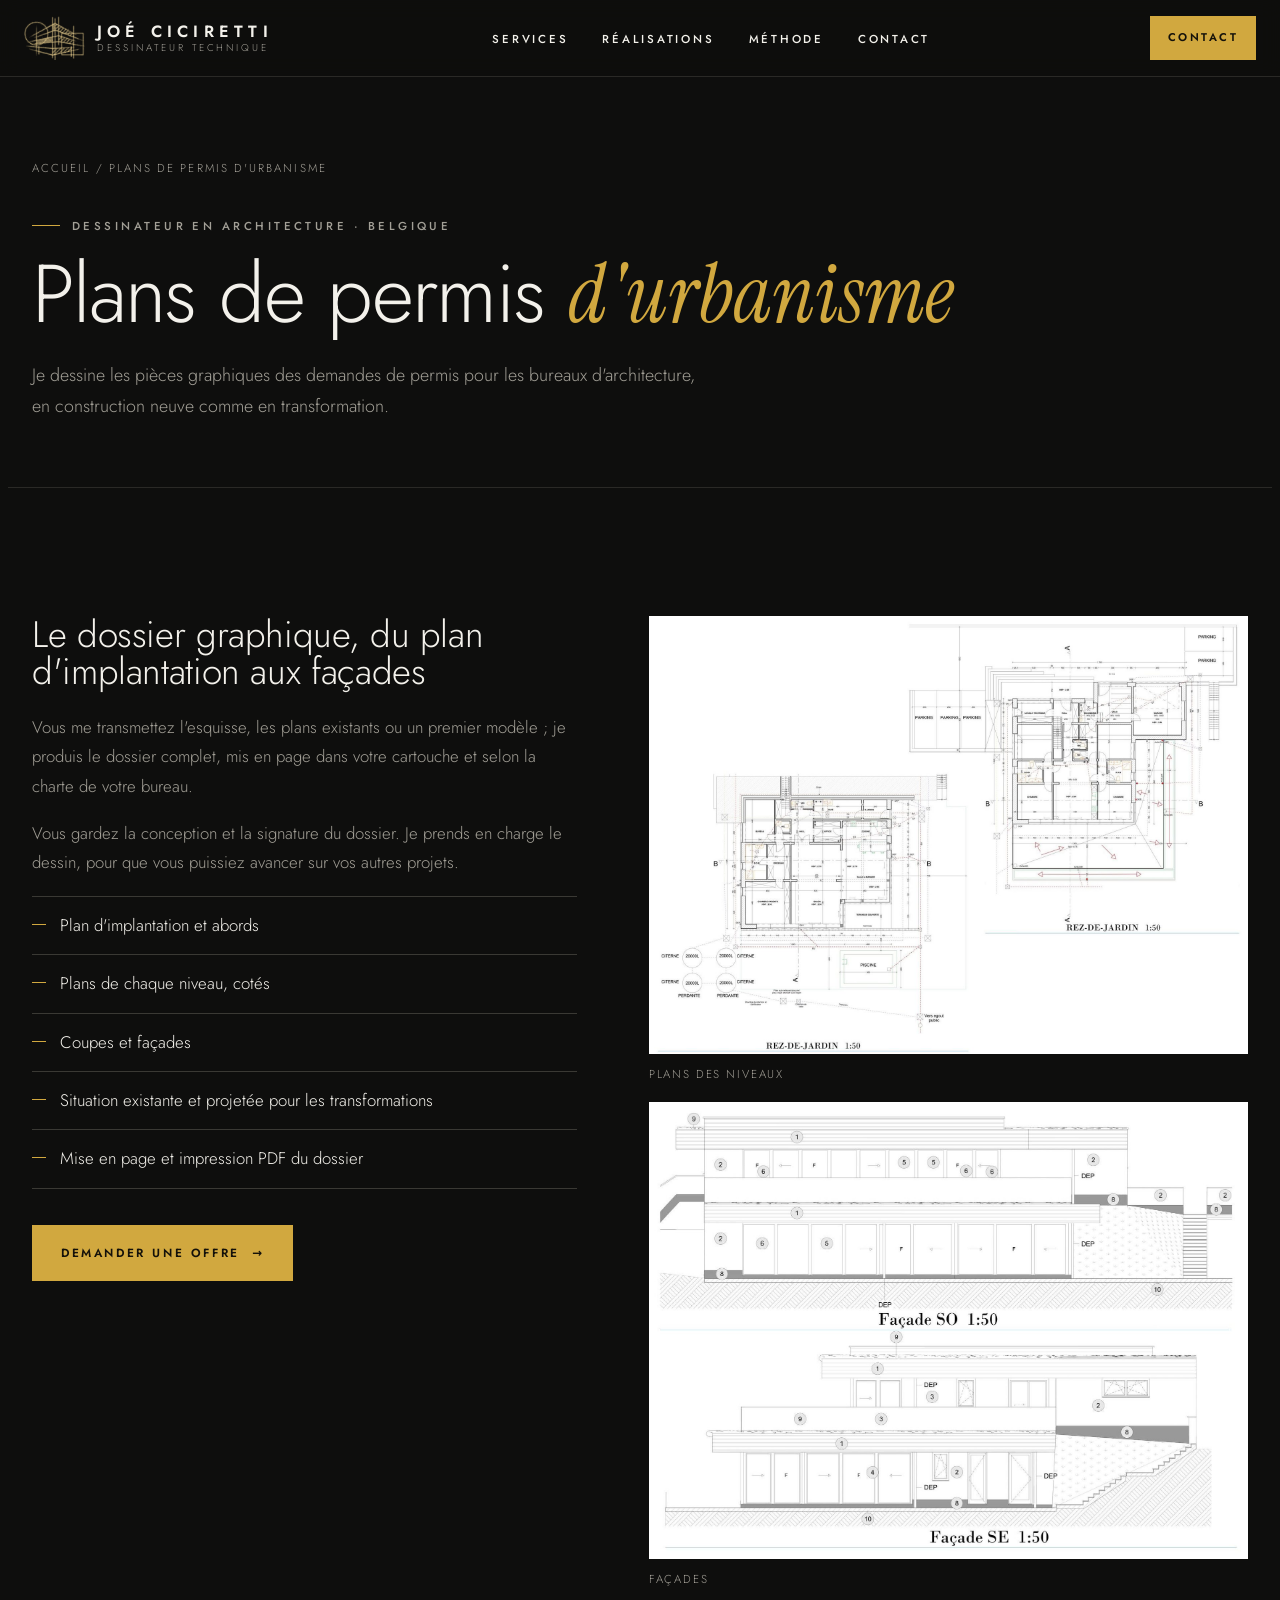
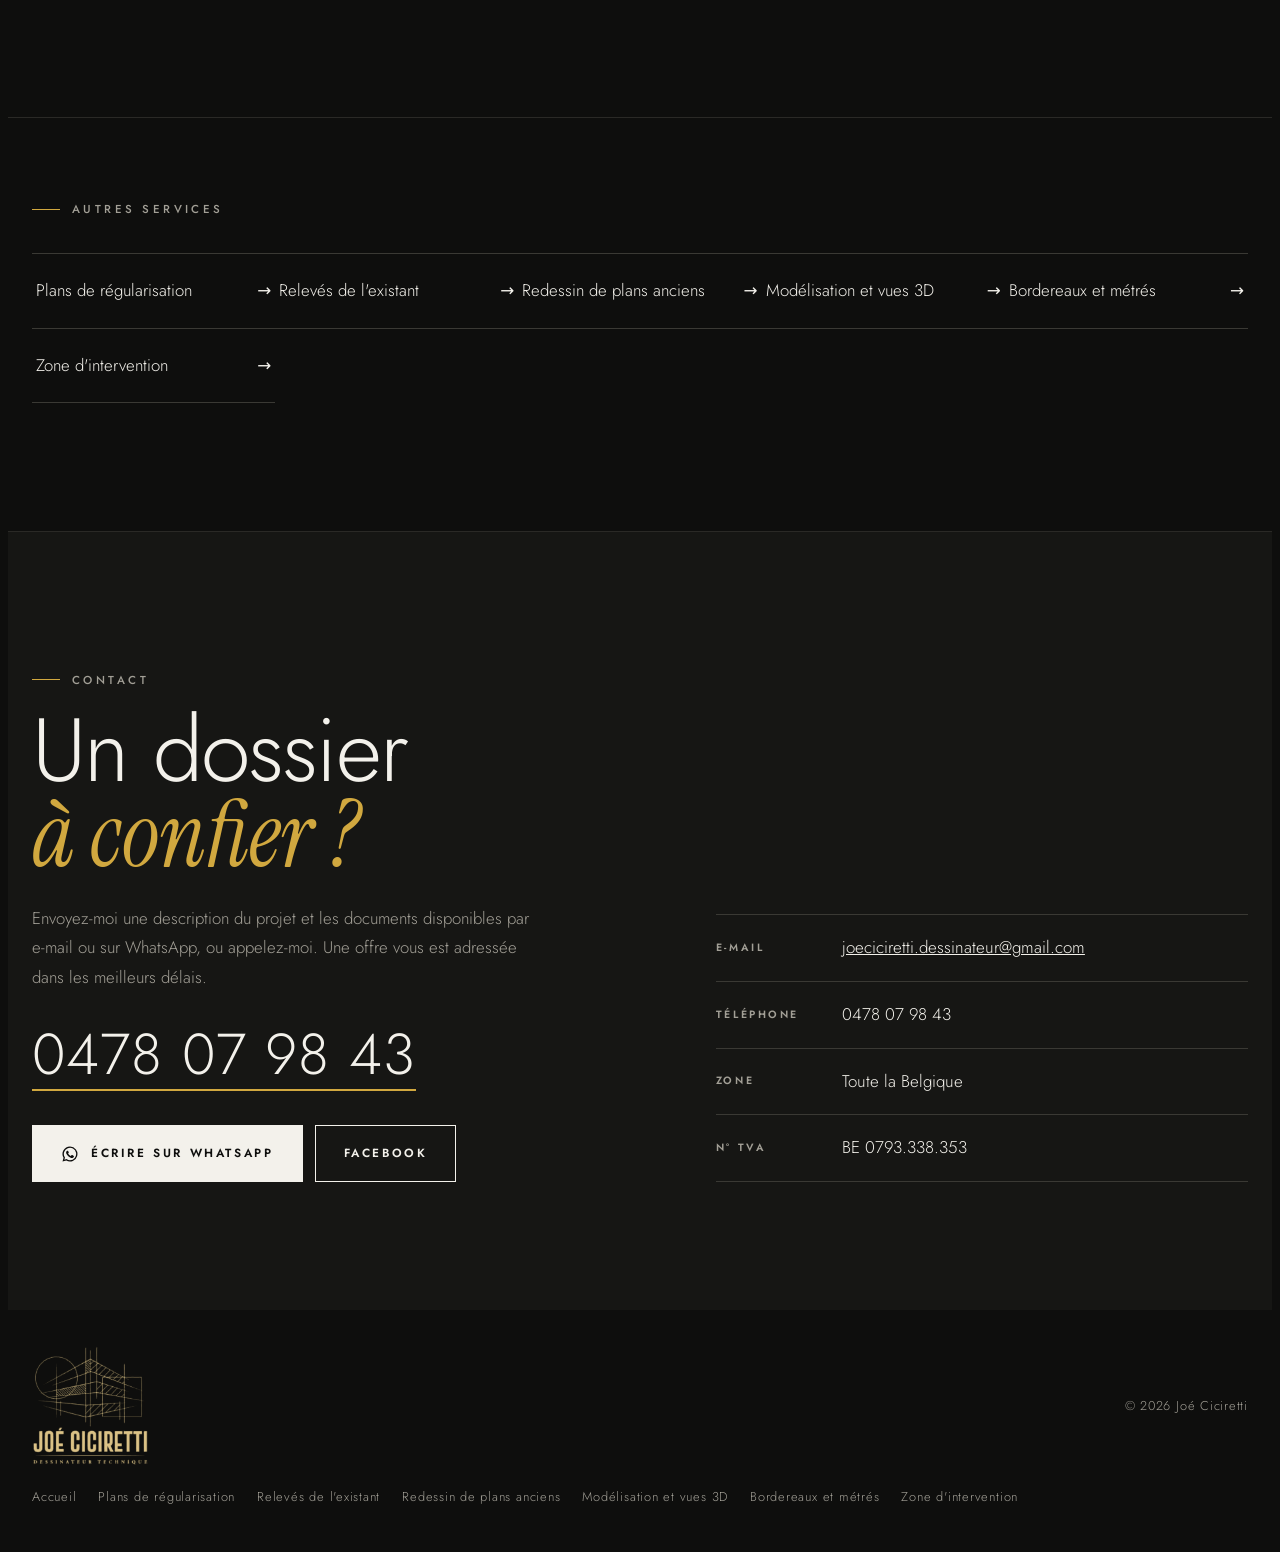
<file: plans-permis-urbanisme/index.html>
<!doctype html>
<html lang="fr-BE">
<head>
<meta charset="utf-8">
<meta name="viewport" content="width=device-width, initial-scale=1, viewport-fit=cover">
<title>Dessinateur pour plans de permis d&#x27;urbanisme · Joé Ciciretti</title>
<meta name="description" content="Dessin des plans de permis d&#x27;urbanisme pour les architectes : implantation, plans, coupes et façades, en construction neuve et en transformation, partout en Belgique.">
<link rel="canonical" href="https://joeciciretti.be/plans-permis-urbanisme/">
<meta property="og:type" content="website">
<meta property="og:locale" content="fr_BE">
<meta property="og:title" content="Dessinateur pour plans de permis d&#x27;urbanisme · Joé Ciciretti">
<meta property="og:description" content="Dessin des plans de permis d&#x27;urbanisme pour les architectes : implantation, plans, coupes et façades, en construction neuve et en transformation, partout en Belgique.">
<meta property="og:url" content="https://joeciciretti.be/plans-permis-urbanisme/">
<meta property="og:image" content="https://joeciciretti.be/img/partage.jpg">
<link rel="icon" type="image/png" sizes="64x64" href="/img/favicon-64.png">
<link rel="apple-touch-icon" href="/img/apple-touch-icon.png">
<script type="application/ld+json">
{"@context": "https://schema.org", "@graph": [{"@type": "Service", "name": "Plans de permis d'urbanisme", "description": "Dessin des plans de permis d'urbanisme pour les architectes : implantation, plans, coupes et façades, en construction neuve et en transformation, partout en Belgique.", "url": "https://joeciciretti.be/plans-permis-urbanisme/", "areaServed": {"@type": "Country", "name": "Belgique"}, "provider": {"@type": "ProfessionalService", "name": "Joé Ciciretti - Dessinateur en architecture", "url": "https://joeciciretti.be/", "telephone": "+32 478 07 98 43"}}, {"@type": "BreadcrumbList", "itemListElement": [{"@type": "ListItem", "position": 1, "name": "Accueil", "item": "https://joeciciretti.be/"}, {"@type": "ListItem", "position": 2, "name": "Plans de permis d'urbanisme", "item": "https://joeciciretti.be/plans-permis-urbanisme/"}]}]}
</script>
<link rel="stylesheet" href="/fonts.css">
<style>
/* Mise en page : nuit d'architecte. Fond noir volontaire (un seul thème), grande vue 3D plein cadre,
   planches blanches qui ressortent comme posées sur une table lumineuse. Accent or, repris du logo de Joé. */
:root{
  --bg:#0e0e0d; --surface:#161614; --raise:#1e1e1b; --ink:#f3f1eb; --muted:#a29f96; --line:#2a2926; --line-2:#3a3934;
  --accent:#d1a83f; --on-accent:#14110a; --paper:#ffffff;
  --display:"Jost","Futura","Century Gothic",system-ui,sans-serif;
  --serif:"Instrument Serif",Georgia,"Times New Roman",serif;
  --mono:"DM Mono",ui-monospace,Menlo,Consolas,monospace;
  color-scheme:dark;
}
*{box-sizing:border-box}
[hidden]{display:none!important}
html{scroll-behavior:smooth;scroll-padding-top:calc(76px + env(safe-area-inset-top,0px))}
body{background:var(--bg);color:var(--ink);font:300 1.05rem/1.75 var(--display);-webkit-font-smoothing:antialiased;overflow-x:hidden}
.inner{max-width:1280px;margin:0 auto;padding-left:max(24px,env(safe-area-inset-left,0px));padding-right:max(24px,env(safe-area-inset-right,0px))}
h1,h2,h3{margin:0;font-weight:300;line-height:1.02;letter-spacing:-.01em;text-wrap:balance}
p{margin:0}
a{color:inherit}
:focus-visible{outline:2px solid var(--accent);outline-offset:3px}
.it{font-family:var(--serif);font-style:italic;font-weight:400;letter-spacing:0;text-transform:none}
.eyebrow{display:inline-flex;align-items:center;gap:12px;font-weight:500;font-size:.72rem;letter-spacing:.3em;text-transform:uppercase;color:var(--muted)}
.eyebrow::before{content:"";width:28px;height:1px;background:var(--accent)}
.b{display:inline-flex;align-items:center;gap:12px;text-decoration:none;font-size:.74rem;font-weight:600;letter-spacing:.22em;text-transform:uppercase;padding:17px 28px;border:1px solid currentColor;transition:background .25s,color .25s,border-color .25s,transform .25s;font-family:inherit;background:none;color:inherit;cursor:pointer}
.b:hover{transform:translateY(-2px)}
.b.k{background:var(--accent);color:var(--on-accent);border-color:var(--accent)}
.b.k:hover{background:var(--ink);border-color:var(--ink);color:var(--bg)}
.b.o:hover{background:var(--ink);color:var(--bg);border-color:var(--ink)}
.b .ar{transition:transform .25s}
.b:hover .ar{transform:translateX(4px)}

/* EN-TÊTE : transparent sur l'image, opaque dès qu'on descend */
body::before{content:"";position:fixed;inset:0 0 auto;height:env(safe-area-inset-top,0px);z-index:30;background:var(--bg)}
.hdr{position:fixed;top:env(safe-area-inset-top,0px);left:0;right:0;z-index:20;transition:background .35s,box-shadow .35s}
.hdr.solid{background:rgba(14,14,13,.92);backdrop-filter:blur(10px);-webkit-backdrop-filter:blur(10px);box-shadow:0 1px 0 var(--line)}
.hdr nav{display:flex;align-items:center;justify-content:space-between;gap:20px;height:76px}
.logo{text-decoration:none;display:flex;align-items:center;gap:12px;line-height:1.15}
.logo img{height:44px;width:auto;display:block}
.logo span{display:flex;flex-direction:column}
.logo b{font-weight:600;font-size:1.02rem;letter-spacing:.32em}
.logo small{font-size:.62rem;letter-spacing:.3em;text-transform:uppercase;color:var(--muted)}
.hdr ul{list-style:none;margin:0;padding:0;display:flex;gap:34px}
.hdr ul a{text-decoration:none;font-size:.72rem;font-weight:500;letter-spacing:.24em;text-transform:uppercase;padding-block:6px;border-bottom:1px solid transparent;transition:border-color .2s,color .2s}
.hdr ul a:hover{border-color:var(--accent);color:var(--accent)}
.cta-s{font-size:.7rem;font-weight:600;letter-spacing:.22em;text-transform:uppercase;text-decoration:none;padding:12px 18px;background:var(--accent);color:var(--on-accent);white-space:nowrap}
.cta-s:hover{background:var(--ink);color:var(--bg)}

/* OUVERTURE : vue 3D plein cadre, jour et soirée au même point de vue */
.hero{position:relative;min-height:clamp(560px,86vh,880px);display:flex;align-items:flex-end;overflow:hidden;isolation:isolate}
.hero .shots{position:absolute;inset:0;z-index:-2}
.hero .shots img{position:absolute;inset:0;width:100%;height:100%;object-fit:cover;object-position:55% 40%;transition:opacity 1.4s ease}
.hero .shots .soir{opacity:0}
.hero.night .shots .soir{opacity:1}
.hero::after{content:"";position:absolute;inset:0;z-index:-1;background:linear-gradient(180deg,rgba(14,14,13,.55) 0%,rgba(14,14,13,0) 28%,rgba(14,14,13,.15) 55%,rgba(14,14,13,.92) 100%),linear-gradient(90deg,rgba(14,14,13,.7) 0%,rgba(14,14,13,0) 60%)}
@media (prefers-reduced-motion:no-preference){.hero .shots{animation:kb 22s ease-out both}@keyframes kb{from{transform:scale(1.07)}to{transform:scale(1)}}}
.hero .inner{width:100%;padding-block:150px 56px;display:grid;grid-template-columns:1fr auto;gap:32px;align-items:end}
.hero .inner > *{min-width:0}
.hero h1{font-size:clamp(3.2rem,8.6vw,8.2rem);line-height:.92;letter-spacing:-.025em;font-weight:300;margin:18px 0 26px}
.hero h1 .it{display:block;color:var(--accent);font-size:1.06em;letter-spacing:-.01em}
.hero p{font-size:1.15rem;color:#d9d6ce;max-width:30em}
.hero .btns{display:flex;gap:14px;flex-wrap:wrap;margin-top:32px}
.daynight{display:flex;flex-direction:column;align-items:flex-end;gap:10px}
.daynight .seg2{display:flex;border:1px solid rgba(243,241,235,.35);background:rgba(14,14,13,.35);backdrop-filter:blur(6px);-webkit-backdrop-filter:blur(6px)}
.daynight button{all:unset;box-sizing:border-box;cursor:pointer;font-size:.66rem;font-weight:600;letter-spacing:.22em;text-transform:uppercase;padding:10px 16px;color:#d9d6ce}
.daynight button[aria-pressed="true"]{background:var(--ink);color:var(--bg)}
.daynight button:focus-visible{outline:2px solid var(--accent);outline-offset:2px}
.daynight small{font-family:var(--mono);font-size:.62rem;letter-spacing:.06em;color:#bdbab1;text-align:right}

/* BANDE DE PLANCHES QUI DÉFILE */
.ticker{border-block:1px solid var(--line);background:var(--surface);overflow:hidden;position:relative}
.tk-track{display:flex;gap:22px;width:max-content;padding:26px 22px}
.tk-track img{height:170px;width:auto;display:block;background:var(--paper);padding:10px;box-shadow:0 10px 30px rgba(0,0,0,.45)}
@media (prefers-reduced-motion:no-preference){.tk-track{animation:tk 80s linear infinite}.ticker:hover .tk-track{animation-play-state:paused}@keyframes tk{to{transform:translateX(-50%)}}}
@media (prefers-reduced-motion:reduce){.ticker{overflow-x:auto}}

/* SECTIONS */
section{padding-block:128px}
.sh{display:grid;grid-template-columns:1fr 1fr;gap:28px 64px;align-items:end;margin-bottom:64px}
.sh > *{min-width:0}
.sh h2{font-size:clamp(2.6rem,6vw,5.2rem);margin-top:18px;text-transform:uppercase;letter-spacing:.01em;font-weight:300}
.sh p{color:var(--muted);max-width:32em}

/* PRÉSENTATION */
.intro{display:grid;grid-template-columns:1fr 1fr;gap:88px;align-items:center}
.intro > *{min-width:0}
.portrait{margin:0;position:relative}
.portrait::before{content:"";position:absolute;inset:22px -22px -22px 22px;border:1px solid var(--accent);z-index:-1}
.portrait{isolation:isolate}
.portrait img{display:block;width:100%;height:auto;max-width:100%}
.intro h2{font-size:clamp(2.2rem,4.4vw,3.8rem);margin-top:18px}
.intro h2 .it{color:var(--accent)}
.intro .txt{display:flex;flex-direction:column;gap:20px;color:var(--muted);margin-top:30px;max-width:34em}

/* SERVICES : accordéon. Seul le titre est visible ; un clic sur la ligne déroule le texte */
.serv{display:grid;grid-template-columns:1.25fr 1fr;gap:64px;align-items:start}
.serv > *{min-width:0}
.svc-list{border-top:1px solid var(--line-2)}
.svc{border-bottom:1px solid var(--line-2)}
.svc h3{font-size:inherit;line-height:inherit;letter-spacing:inherit}
.svc-btn{all:unset;box-sizing:border-box;cursor:pointer;width:100%;display:grid;grid-template-columns:1fr auto;align-items:center;gap:24px;padding:24px 4px;font-family:var(--display);font-size:clamp(1.5rem,2.7vw,2.3rem);font-weight:300;line-height:1.15;transition:color .25s,padding .35s}
.svc-btn:hover{color:var(--accent);padding-left:14px}
.svc-btn:focus-visible{outline:2px solid var(--accent);outline-offset:2px}
.svc .pm{display:grid;place-items:center;width:46px;height:46px;border:1px solid var(--line-2);border-radius:50%;font-size:1.1rem;transition:transform .35s,background .25s,border-color .25s,color .25s}
.svc-btn:hover .pm{border-color:var(--accent)}
.svc.open .svc-btn{color:var(--accent)}
.svc.open .pm{transform:rotate(180deg);background:var(--accent);border-color:var(--accent);color:var(--on-accent)}
.svc-body{display:grid;grid-template-rows:0fr;transition:grid-template-rows .4s ease}
.svc.open .svc-body{grid-template-rows:1fr}
.svc-body > div{overflow:hidden;visibility:hidden;transition:visibility 0s .4s}
.svc.open .svc-body > div{visibility:visible;transition-delay:0s}
.svc-body p{color:#d8d5cd;font-size:1.15rem;line-height:1.7;max-width:34em;padding:0 4px 30px}
.preview{position:sticky;top:110px;background:var(--paper);aspect-ratio:4/3;display:grid;box-shadow:0 30px 60px rgba(0,0,0,.5);max-width:100%}
.preview img{grid-area:1/1;width:100%;height:100%;object-fit:contain;padding:22px;opacity:0;transition:opacity .45s,transform .6s;transform:scale(.98)}
.preview img.cover{object-fit:cover;padding:0}
.preview img.on{opacity:1;transform:scale(1)}
.preview .cap{grid-area:1/1;align-self:end;justify-self:start;margin:14px;font-family:var(--mono);font-size:.64rem;letter-spacing:.08em;text-transform:uppercase;background:#161614;color:#f3f1eb;padding:6px 10px}

/* RÉALISATIONS */
.projets{background:var(--surface)}
.cards{display:grid;grid-template-columns:repeat(5,1fr);gap:14px;margin-bottom:52px}
.card{all:unset;box-sizing:border-box;cursor:pointer;display:flex;flex-direction:column;background:var(--raise);border:1px solid var(--line);transition:border-color .25s,transform .3s;min-width:0}
.card:hover{transform:translateY(-4px);border-color:var(--line-2)}
.card[aria-selected="true"]{border-color:var(--accent)}
.card:focus-visible{outline:2px solid var(--accent);outline-offset:2px}
.card .im{display:block;aspect-ratio:4/3;background:#fff;overflow:hidden}
.card img{display:block;width:100%;height:100%;object-fit:contain;padding:10px;transition:transform .8s}
.card img.cover{object-fit:cover;padding:0}
.card:hover img{transform:scale(1.05)}
.card .t{display:flex;flex-direction:column;gap:4px;padding:14px 16px 18px}
.card .t span{font-size:.6rem;font-weight:600;letter-spacing:.22em;text-transform:uppercase;color:var(--accent)}
.card .t b{font-weight:400;font-size:1rem;line-height:1.3}
.viewer{display:grid;grid-template-columns:280px 1fr;gap:36px;align-items:start}
.viewer > *{min-width:0}
.side h3{font-size:1.8rem;font-weight:300;margin:10px 0 24px}
.tabs{display:flex;flex-direction:column;border-top:1px solid var(--line-2)}
.tabs button{all:unset;box-sizing:border-box;cursor:pointer;display:grid;grid-template-columns:1fr auto;gap:12px;padding:14px 4px;border-bottom:1px solid var(--line-2);font-size:1rem;transition:padding .25s,color .2s}
.tabs button span{font-family:var(--mono);font-size:.7rem;color:var(--muted);align-self:center}
.tabs button:hover{padding-left:12px}
.tabs button[aria-selected="true"]{color:var(--accent);padding-left:12px}
.tabs button:focus-visible{outline:2px solid var(--accent);outline-offset:2px}
.facts{margin:26px 0 0}
.facts div{display:grid;grid-template-columns:92px 1fr;gap:12px;padding:10px 0;border-bottom:1px solid var(--line);font-size:.92rem}
.facts dt{font-size:.6rem;font-weight:600;letter-spacing:.2em;text-transform:uppercase;color:var(--muted);padding-top:4px}
.facts dd{margin:0}
.stage{margin:0;background:var(--raise);box-shadow:0 30px 60px rgba(0,0,0,.45)}
.media{background:#fff;display:flex;justify-content:center;padding:14px;overflow:hidden}
.media > *{position:relative;max-width:100%}
.media img{display:block;width:100%;height:auto}
.zoom{all:unset;cursor:zoom-in;display:block}
.cmp{cursor:ew-resize;user-select:none;-webkit-user-select:none;--pos:50%}
.cmp img{pointer-events:none}
.cmp .after{position:absolute;inset:0;height:100%;clip-path:inset(0 0 0 var(--pos))}
.cmp .line{position:absolute;top:0;bottom:0;left:var(--pos);border-left:2px solid var(--accent);pointer-events:none}
.cmp .knob{position:absolute;top:50%;left:-1px;transform:translate(-50%,-50%);width:44px;height:44px;border-radius:50%;background:var(--accent);color:var(--on-accent);display:grid;place-items:center;font-size:1rem;font-weight:600;letter-spacing:.1em;box-shadow:0 6px 18px rgba(0,0,0,.35)}
.cmp .tg{position:absolute;top:8px;font-size:.6rem;font-weight:600;letter-spacing:.2em;text-transform:uppercase;color:#fff;padding:5px 9px;pointer-events:none}
.cmp .tg.l{left:8px;background:#161614}
.cmp .tg.r{right:8px;background:var(--accent);color:var(--on-accent)}
.cmp .rng{position:absolute;top:0;left:-24px;width:calc(100% + 48px);height:100%;margin:0;padding:0;opacity:0;cursor:ew-resize;-webkit-appearance:none;appearance:none;background:transparent;touch-action:pan-y}
.cmp .rng::-webkit-slider-runnable-track{height:100%}
.cmp .rng::-webkit-slider-thumb{-webkit-appearance:none;width:48px;height:100%;min-height:400px}
.cmp .rng::-moz-range-track{height:100%;background:transparent}
.cmp .rng::-moz-range-thumb{width:48px;height:100%;border:0;background:transparent}
.cmp .rng:focus-visible ~ .line .knob{outline:2px solid var(--ink);outline-offset:3px}
.stage figcaption{display:flex;align-items:center;justify-content:space-between;gap:12px 20px;flex-wrap:wrap;padding:14px 18px}
.stage figcaption b{font-weight:500}
.stage figcaption .sc{font-family:var(--mono);font-size:.7rem;color:var(--muted);margin-left:10px}
.ctrl{display:flex;gap:10px;flex-wrap:wrap}
.seg{display:flex;border:1px solid var(--line-2)}
.seg button,.zbtn{all:unset;box-sizing:border-box;cursor:pointer;font-size:.62rem;font-weight:600;letter-spacing:.18em;text-transform:uppercase;padding:9px 13px;color:var(--muted)}
.seg button + button{border-left:1px solid var(--line-2)}
.seg button[aria-pressed="true"]{background:var(--accent);color:var(--on-accent)}
.zbtn{border:1px solid var(--line-2)}
.seg button:hover,.zbtn:hover{color:var(--ink)}
.seg button[aria-pressed="true"]:hover{color:var(--on-accent)}
.seg button:focus-visible,.zbtn:focus-visible{outline:2px solid var(--accent);outline-offset:2px}
.hint{font-size:.85rem;color:var(--muted);margin-top:14px}

/* CHARTE : grande phrase */
.charte{padding-block:120px;border-block:1px solid var(--line)}
.charte .big{font-size:clamp(2.8rem,7.4vw,6.6rem);line-height:.98;letter-spacing:-.02em;font-weight:300;margin:20px 0 56px}
.charte .big .it{color:var(--accent)}
.charte .cols{display:grid;grid-template-columns:1fr 1fr;gap:72px;align-items:start}
.charte .cols > *{min-width:0}
.charte .soft{font-size:clamp(1.5rem,2.8vw,2.2rem);font-weight:300;line-height:1.3}
.charte .soft .d{color:var(--accent);padding:0 .12em}
.charte .lead{color:var(--muted);font-size:1.15rem;max-width:32em;margin-top:16px}
.specs{margin:0;border-top:1px solid var(--line-2)}
.specs div{display:grid;grid-template-columns:130px 1fr;gap:16px;padding:18px 0;border-bottom:1px solid var(--line-2)}
.specs dt{font-size:.66rem;font-weight:600;letter-spacing:.24em;text-transform:uppercase;color:var(--muted);padding-top:4px}
.specs dd{margin:0}

/* MÉTHODE : frise */
.process{display:grid;grid-template-columns:repeat(5,1fr);gap:28px;position:relative}
.process::before{content:"";position:absolute;left:0;right:0;top:44px;height:1px;background:var(--line-2)}
.process div{position:relative;display:flex;flex-direction:column;gap:10px;min-width:0}
.process .n{font-size:4.6rem;font-weight:600;line-height:1;color:transparent;-webkit-text-stroke:1px var(--muted);background:var(--bg);align-self:flex-start;padding-right:12px}
.process div:hover .n{-webkit-text-stroke-color:var(--accent);color:var(--accent)}
.process h3{font-size:1.15rem;font-weight:500;letter-spacing:.02em;margin-top:8px}
.process p{color:var(--muted);font-size:.94rem}

/* CONTACT */
.contact{background:var(--surface);border-top:1px solid var(--line)}
.c-grid{display:grid;grid-template-columns:1.15fr 1fr;gap:72px;align-items:end}
.c-grid > *{min-width:0}
.contact h2{font-size:clamp(2.8rem,7vw,6.2rem);line-height:.95;letter-spacing:-.02em;margin:18px 0 26px}
.contact h2 .it{color:var(--accent)}
.contact p{max-width:30em;color:var(--muted)}
.big-tel{display:inline-block;margin-top:28px;font-size:clamp(2rem,4.6vw,3.6rem);font-weight:300;letter-spacing:.02em;text-decoration:none;border-bottom:2px solid var(--accent);line-height:1.2}
.big-tel:hover{color:var(--accent)}
.c-btns{display:flex;gap:12px;flex-wrap:wrap;margin-top:34px}
.contact .b.wa{background:var(--ink);color:var(--bg);border-color:var(--ink)}
.contact .b.wa:hover{background:transparent;color:var(--ink)}
.contact .b:not(.wa):hover{background:var(--ink);color:var(--bg)}
.c-list{margin:0;display:grid;border-top:1px solid var(--line-2)}
.c-list div{display:grid;grid-template-columns:110px 1fr auto;gap:16px;align-items:center;padding:18px 0;border-bottom:1px solid var(--line-2)}
.c-list dt{font-size:.66rem;font-weight:600;letter-spacing:.24em;text-transform:uppercase;color:var(--muted)}
.c-list dd{margin:0;font-size:1.06rem;overflow-wrap:anywhere}
.copy{font:inherit;font-size:.62rem;font-weight:600;letter-spacing:.18em;text-transform:uppercase;background:none;border:1px solid var(--line-2);color:var(--muted);padding:5px 10px;cursor:pointer}
.copy:hover{border-color:var(--ink);color:var(--ink)}

footer{color:var(--muted);font-size:.8rem;letter-spacing:.06em}
footer .inner{display:flex;justify-content:space-between;align-items:center;gap:20px 32px;flex-wrap:wrap;padding-block:36px}
.f-logo{height:120px;width:auto;display:block}

/* AGRANDISSEMENT */
.lb{position:fixed;inset:0;z-index:50;background:rgba(8,8,8,.95);display:flex;flex-direction:column;align-items:center;justify-content:center;gap:14px;padding:max(24px,env(safe-area-inset-top,0px)) max(16px,env(safe-area-inset-right,0px)) max(24px,env(safe-area-inset-bottom,0px)) max(16px,env(safe-area-inset-left,0px))}
.lb img{max-width:100%;max-height:84vh;background:#fff;object-fit:contain}
.lb p{color:#efefec;font-size:.9rem}
.lb .x{position:absolute;top:max(14px,env(safe-area-inset-top,0px));right:max(14px,env(safe-area-inset-right,0px));background:transparent;border:1px solid rgba(255,255,255,.35);color:#fff;font:inherit;font-size:.8rem;letter-spacing:.14em;text-transform:uppercase;padding:8px 14px;cursor:pointer}

@media (max-width:980px){
  .hdr ul{display:none}
  .hero .inner{grid-template-columns:1fr;padding-block:130px 40px}
  .hero::after{background:linear-gradient(180deg,rgba(14,14,13,.72) 0%,rgba(14,14,13,.5) 45%,rgba(14,14,13,.94) 100%)}
  .hero .eyebrow{color:#e4e1d9}
  .daynight{align-items:flex-start}
  .daynight small{text-align:left}
  .sh,.intro,.serv,.viewer,.charte .cols,.c-grid{grid-template-columns:1fr;gap:44px}
  .portrait{margin-right:28px}
  .preview{display:none}
  .cards{display:flex;overflow-x:auto;scroll-snap-type:x mandatory;padding-bottom:6px}
  .card{flex:0 0 210px;scroll-snap-align:start}
  .tabs{flex-direction:row;flex-wrap:wrap;gap:0 22px;border-top:0;border-bottom:1px solid var(--line-2)}
  .tabs button{grid-template-columns:auto;border-bottom:2px solid transparent;margin-bottom:-1px;padding:12px 0}
  .tabs button span{display:none}
  .tabs button:hover,.tabs button[aria-selected="true"]{padding-left:0}
  .tabs button[aria-selected="true"]{border-color:var(--accent)}
  .facts{display:none}
  .process{grid-template-columns:1fr 1fr;row-gap:44px}
  .process::before{display:none}
  section{padding-block:92px}
}
@media (max-width:600px){
  .process{grid-template-columns:1fr}
  .tk-track img{height:120px}
  .card{flex-basis:170px}
  .media{padding:8px}
  .c-list div,.specs div{grid-template-columns:1fr;gap:4px}
  .copy{justify-self:start}
  .cta-s{padding:10px 12px;letter-spacing:.16em}
  .logo b{letter-spacing:.12em;font-size:.9rem}
  .logo small{display:none}
  .logo img{height:32px}
  .logo{gap:8px}
  .hdr nav{gap:12px}
  .cta-s{padding:9px 11px;letter-spacing:.12em}
}
/* Mouvement : entrée de l'ouverture, apparitions au défilement, barre de lecture */
.prog{position:fixed;top:0;left:0;width:100%;height:2px;background:var(--accent);transform-origin:0 50%;transform:scaleX(0);z-index:30;pointer-events:none}
@media (prefers-reduced-motion:no-preference){
  .hero .inner > div:first-child > *{animation:up 1s cubic-bezier(.2,.7,.2,1) both}
  .hero .inner > div:first-child > :nth-child(2){animation-delay:.15s}
  .hero .inner > div:first-child > :nth-child(3){animation-delay:.3s}
  .hero .inner > div:first-child > :nth-child(4){animation-delay:.45s}
  .hero .daynight{animation:up 1s .6s cubic-bezier(.2,.7,.2,1) both}
  @keyframes up{from{opacity:0;transform:translateY(34px)}to{opacity:1;transform:none}}
  .rv-on .rv{opacity:0;transform:translateY(36px);transition:opacity .9s cubic-bezier(.2,.7,.2,1),transform .9s cubic-bezier(.2,.7,.2,1)}
  .rv-on .rv.in{opacity:1;transform:none}
  .rv-on .portrait.rv{opacity:1;transform:none}
  .rv-on .portrait.rv img{clip-path:inset(0 100% 0 0);transition:clip-path 1.3s .1s cubic-bezier(.7,0,.2,1)}
  .rv-on .portrait.rv.in img{clip-path:inset(0 0 0 0)}
  .rv-on .rv .eyebrow::before{width:0;transition:width .8s .35s ease}
  .rv-on .rv.in .eyebrow::before{width:28px}
  .rv-on .process .n{display:inline-block;transition:transform .6s .3s cubic-bezier(.3,1.6,.5,1)}
  .rv-on .process .rv:not(.in) .n{transform:scale(.4)}
  .process > div{transition:transform .3s}
  .process > div.in:hover{transform:translateY(-6px)}
}
@media (prefers-reduced-motion:reduce){html{scroll-behavior:auto}*{transition:none!important}}

/* Pages de service */
.hdr{background:rgba(14,14,13,.92);backdrop-filter:blur(10px);-webkit-backdrop-filter:blur(10px);box-shadow:0 1px 0 var(--line)}
.p-head{padding-block:150px 64px;border-bottom:1px solid var(--line)}
.crumb{font-size:.72rem;letter-spacing:.18em;text-transform:uppercase;color:var(--muted);margin-bottom:28px}
.crumb a{text-decoration:none;color:var(--muted)}
.crumb a:hover{color:var(--accent)}
.p-head h1{font-size:clamp(2.6rem,6.4vw,5.6rem);line-height:.98;letter-spacing:-.02em;font-weight:300;margin:18px 0 26px;max-width:16em}
.p-head h1 .it{color:var(--accent)}
.p-head .lead{max-width:38em;color:var(--muted);font-size:1.12rem}
.art{display:grid;grid-template-columns:1fr 1.1fr;gap:72px;align-items:start}
.art > *{min-width:0}
.art h2{font-size:clamp(1.6rem,3vw,2.3rem);font-weight:300;margin:0 0 22px}
.art p{color:var(--muted);margin:0 0 18px;max-width:36em}
.art ul{list-style:none;margin:0 0 36px;padding:0;border-top:1px solid var(--line-2)}
.art li{padding:14px 0 14px 28px;border-bottom:1px solid var(--line-2);position:relative}
.art li::before{content:"";position:absolute;left:0;top:27px;width:14px;height:1px;background:var(--accent)}
.figs{display:grid;gap:18px}
.figs figure{margin:0}
.figs img{display:block;width:100%;height:auto;background:#fff}
.figs img.photo{background:none}
.figs figcaption{font-size:.72rem;letter-spacing:.16em;text-transform:uppercase;color:var(--muted);margin-top:10px}
.others{border-top:1px solid var(--line)}
.o-grid{display:grid;grid-template-columns:repeat(auto-fill,minmax(240px,1fr));gap:0;border-top:1px solid var(--line-2);margin-top:34px}
.o-grid a{display:flex;justify-content:space-between;gap:16px;padding:22px 4px;border-bottom:1px solid var(--line-2);text-decoration:none;transition:color .2s}
.o-grid a:hover{color:var(--accent)}
.f-links{display:flex;flex-wrap:wrap;gap:8px 22px;width:100%;order:3}
.f-links a{text-decoration:none;color:var(--muted)}
.f-links a:hover{color:var(--accent)}
.svc-more{display:inline-block;margin-top:12px;font-size:.72rem;font-weight:600;letter-spacing:.2em;text-transform:uppercase;text-decoration:none;color:var(--accent)}
@media (max-width:900px){.art{grid-template-columns:1fr;gap:44px}.p-head{padding-block:120px 48px}}
</style>
</head>
<body>
<header class="hdr" id="hdr">
  <div class="inner">
    <nav aria-label="Navigation principale">
      <a class="logo" href="/"><img src="/img/logo-entete.png" alt="" width="166" height="120"><span><b>JOÉ CICIRETTI</b><small>Dessinateur technique</small></span></a>
      <ul>
        <li><a href="/#services">Services</a></li>
        <li><a href="/#realisations">Réalisations</a></li>
        <li><a href="/#methode">Méthode</a></li>
        <li><a href="/#contact">Contact</a></li>
      </ul>
      <a class="cta-s" href="#contact">Contact</a>
    </nav>
  </div>
</header>

<main id="top">
  <div class="p-head">
    <div class="inner">
      <div class="crumb"><a href="/">Accueil</a> / Plans de permis d&#x27;urbanisme</div>
      <span class="eyebrow">Dessinateur en architecture · Belgique</span>
      <h1>Plans de permis <span class="it">d'urbanisme</span></h1>
      <p class="lead">Je dessine les pièces graphiques des demandes de permis pour les bureaux d&#x27;architecture, en construction neuve comme en transformation.</p>
    </div>
  </div>
  <section>
    <div class="inner art">
      <div>
        <h2>Le dossier graphique, du plan d&#x27;implantation aux façades</h2>
        <p>Vous me transmettez l&#x27;esquisse, les plans existants ou un premier modèle ; je produis le dossier complet, mis en page dans votre cartouche et selon la charte de votre bureau.</p><p>Vous gardez la conception et la signature du dossier. Je prends en charge le dessin, pour que vous puissiez avancer sur vos autres projets.</p>
        <ul><li>Plan d&#x27;implantation et abords</li><li>Plans de chaque niveau, cotés</li><li>Coupes et façades</li><li>Situation existante et projetée pour les transformations</li><li>Mise en page et impression PDF du dossier</li></ul>
        <a class="b k" href="#contact">Demander une offre <span class="ar">→</span></a>
      </div>
      <div class="figs">
<figure><img src="/img/plans.jpg" alt="Plans des niveaux" loading="lazy"><figcaption>Plans des niveaux</figcaption></figure>
<figure><img src="/img/facades-so-se.jpg" alt="Façades" loading="lazy"><figcaption>Façades</figcaption></figure>
      </div>
    </div>
  </section>
  <section class="others" style="padding-top:72px">
    <div class="inner">
      <span class="eyebrow">Autres services</span>
      <div class="o-grid"><a href="/plans-regularisation/"><span>Plans de régularisation</span><span aria-hidden="true">→</span></a><a href="/releves-existant/"><span>Relevés de l&#x27;existant</span><span aria-hidden="true">→</span></a><a href="/redessin-plans-anciens/"><span>Redessin de plans anciens</span><span aria-hidden="true">→</span></a><a href="/vues-3d-architecture/"><span>Modélisation et vues 3D</span><span aria-hidden="true">→</span></a><a href="/bordereaux-chassis-metres/"><span>Bordereaux et métrés</span><span aria-hidden="true">→</span></a><a href="/dessinateur-architecture-belgique/"><span>Zone d&#x27;intervention</span><span aria-hidden="true">→</span></a></div>
    </div>
  </section>
  <section id="contact" class="contact">
    <div class="inner c-grid">
      <div>
        <span class="eyebrow">Contact</span>
        <h2>Un dossier <span class="it">à confier ?</span></h2>
        <p>Envoyez-moi une description du projet et les documents disponibles par e-mail ou sur WhatsApp, ou appelez-moi. Une offre vous est adressée dans les meilleurs délais.</p>
        <a class="big-tel" href="tel:+32478079843">0478 07 98 43</a>
        <div class="c-btns">
          <a class="b wa" href="https://wa.me/32478079843?text=Bonjour%2C%20je%20vous%20contacte%20depuis%20votre%20site%20pour%20un%20projet." target="_blank" rel="noopener">
            <svg viewBox="0 0 24 24" width="18" height="18" aria-hidden="true"><path fill="currentColor" d="M12 2a10 10 0 0 0-8.6 15.1L2 22l5-1.3A10 10 0 1 0 12 2Zm0 18.2c-1.5 0-3-.4-4.2-1.2l-.3-.2-3 .8.8-2.9-.2-.3A8.2 8.2 0 1 1 12 20.2Zm4.5-6.1c-.2-.1-1.5-.7-1.7-.8-.2-.1-.4-.1-.6.1l-.8 1c-.1.2-.3.2-.5.1a6.7 6.7 0 0 1-3.3-2.9c-.3-.4.2-.4.7-1.4.1-.2 0-.3 0-.4l-.8-1.8c-.2-.5-.4-.4-.6-.4h-.5a1 1 0 0 0-.7.3 3 3 0 0 0-.9 2.2c0 1.3.9 2.5 1.1 2.7.1.2 1.8 2.8 4.4 3.9 1.6.7 2.3.8 3.1.6.5-.1 1.5-.6 1.7-1.2.2-.6.2-1.1.1-1.2l-.5-.3Z"/></svg>
            Écrire sur WhatsApp
          </a>
          <a class="b" href="https://www.facebook.com/share/18TRoVWREb/" target="_blank" rel="noopener">Facebook</a>
        </div>
      </div>
      <dl class="c-list">
        <div><dt>E-mail</dt><dd id="c-mail"><a href="mailto:joeciciretti.dessinateur@gmail.com">joeciciretti.dessinateur@gmail.com</a></dd><span></span></div>
        <div><dt>Téléphone</dt><dd id="c-tel">0478 07 98 43</dd><span></span></div>
        <div><dt>Zone</dt><dd>Toute la Belgique</dd><span></span></div>
        <div><dt>N° TVA</dt><dd>BE 0793.338.353</dd><span></span></div>
      </dl>
    </div>
  </section>
</main>
<footer>
  <div class="inner">
    <img class="f-logo" src="/img/logo-complet.png" alt="Logo Joé Ciciretti, dessinateur technique" width="700" height="725" loading="lazy">
    <span>© 2026 Joé Ciciretti</span>
    <nav class="f-links" aria-label="Pages du site"><a href="/">Accueil</a><a href="/plans-regularisation/">Plans de régularisation</a><a href="/releves-existant/">Relevés de l&#x27;existant</a><a href="/redessin-plans-anciens/">Redessin de plans anciens</a><a href="/vues-3d-architecture/">Modélisation et vues 3D</a><a href="/bordereaux-chassis-metres/">Bordereaux et métrés</a><a href="/dessinateur-architecture-belgique/">Zone d&#x27;intervention</a></nav>
  </div>
</footer>

</body>
</html>
</file>
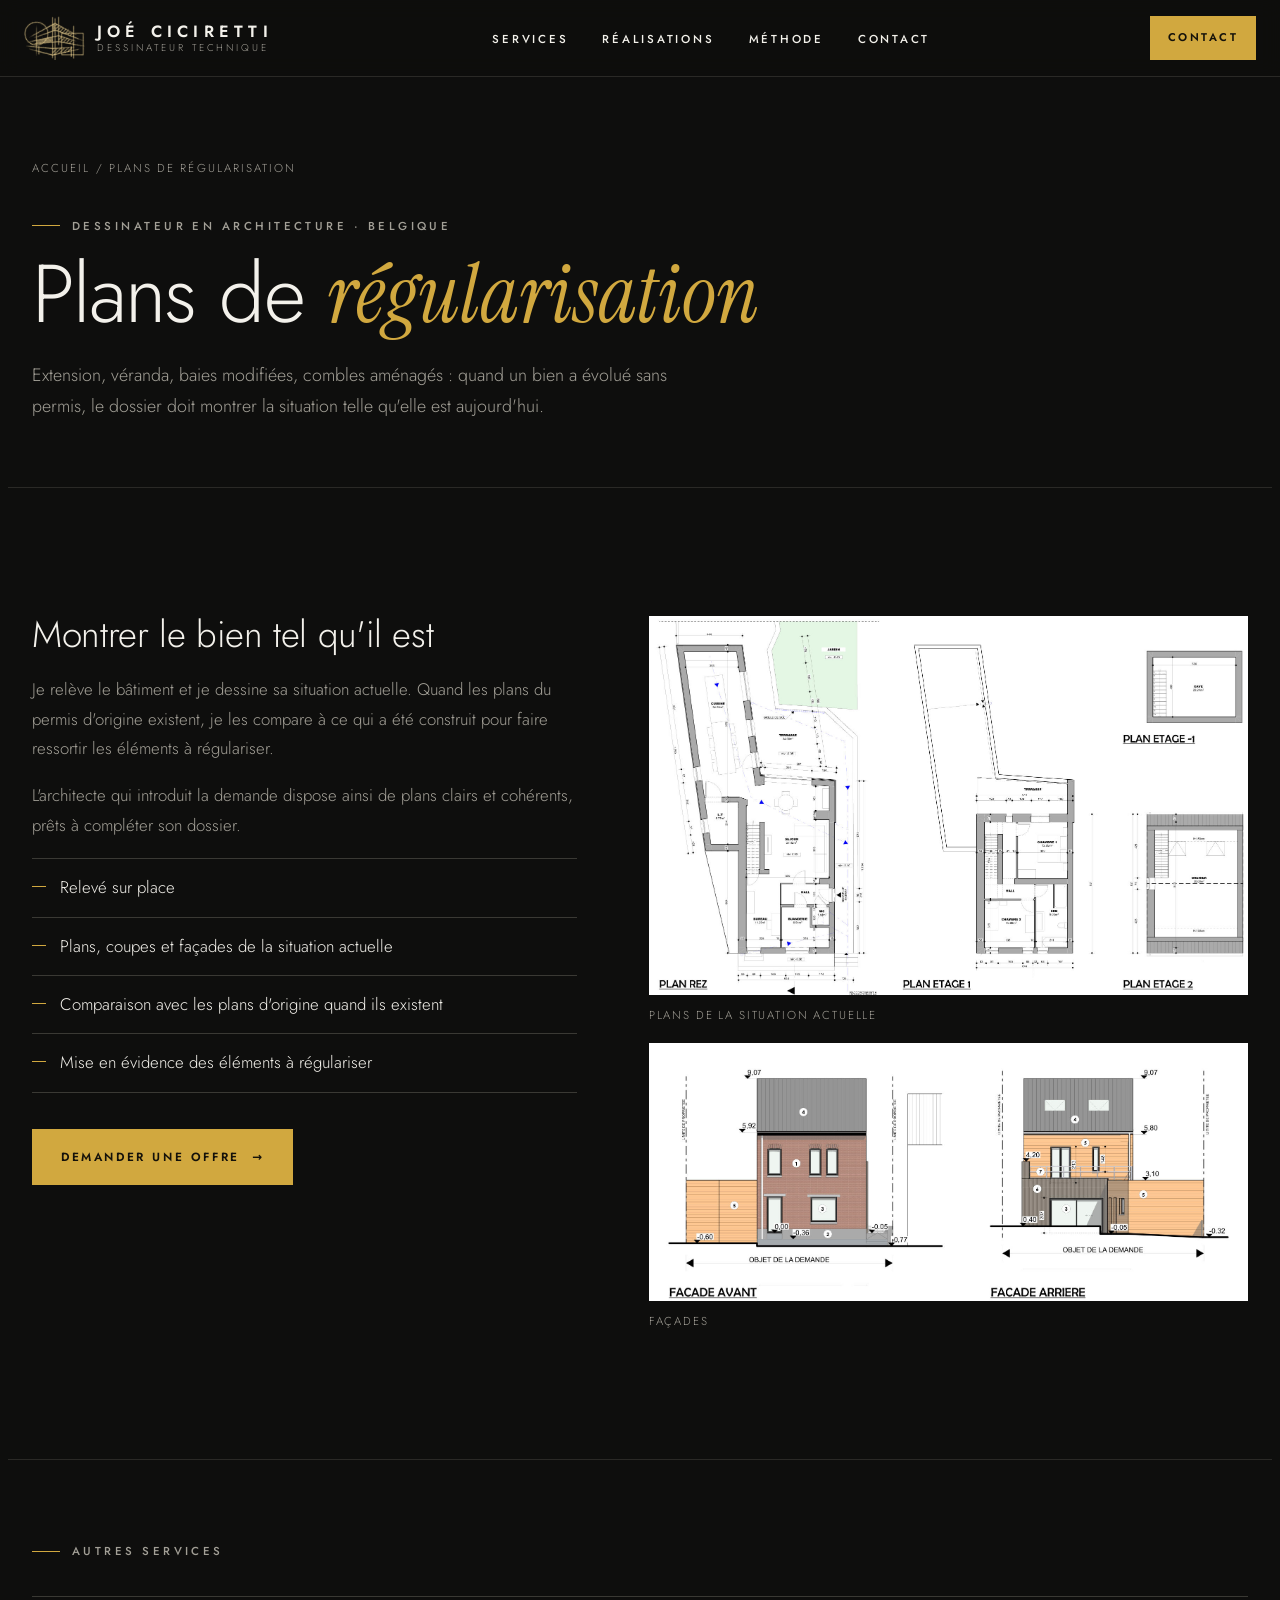
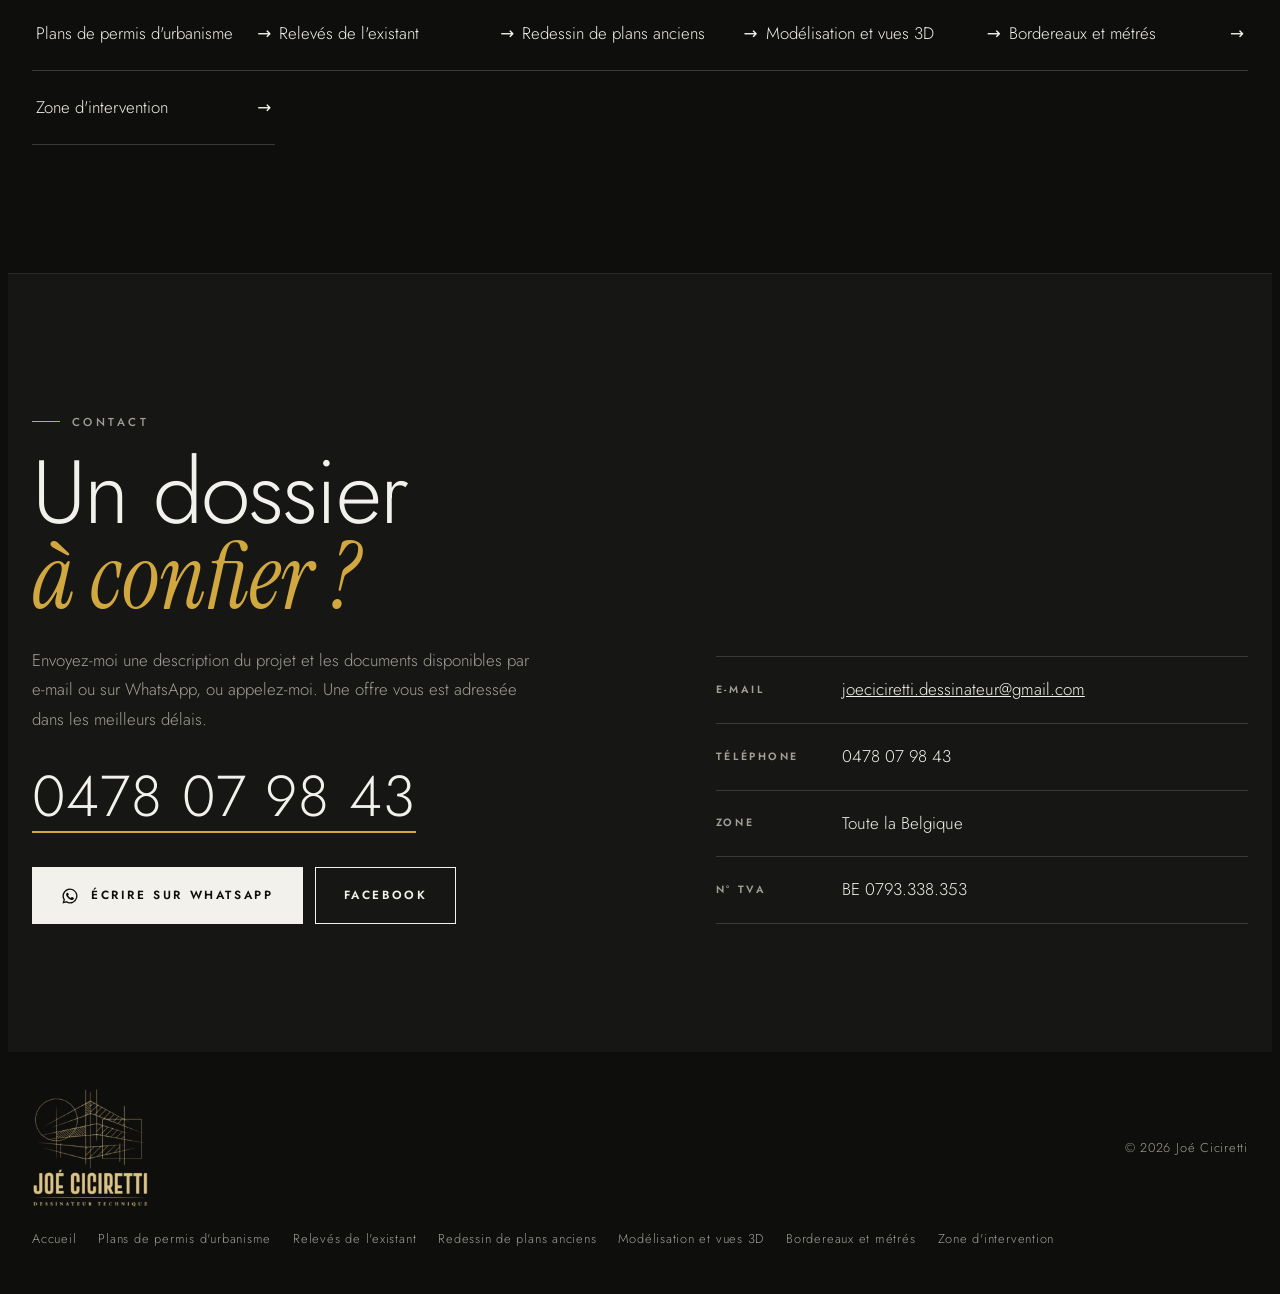
<file: plans-regularisation/index.html>
<!doctype html>
<html lang="fr-BE">
<head>
<meta charset="utf-8">
<meta name="viewport" content="width=device-width, initial-scale=1, viewport-fit=cover">
<title>Dessinateur pour plans de régularisation urbanistique · Joé Ciciretti</title>
<meta name="description" content="Plans de régularisation urbanistique pour les architectes : relevé de la situation actuelle et dessin des plans, coupes et façades à introduire, partout en Belgique.">
<link rel="canonical" href="https://joeciciretti.be/plans-regularisation/">
<meta property="og:type" content="website">
<meta property="og:locale" content="fr_BE">
<meta property="og:title" content="Dessinateur pour plans de régularisation urbanistique · Joé Ciciretti">
<meta property="og:description" content="Plans de régularisation urbanistique pour les architectes : relevé de la situation actuelle et dessin des plans, coupes et façades à introduire, partout en Belgique.">
<meta property="og:url" content="https://joeciciretti.be/plans-regularisation/">
<meta property="og:image" content="https://joeciciretti.be/img/partage.jpg">
<link rel="icon" type="image/png" sizes="64x64" href="/img/favicon-64.png">
<link rel="apple-touch-icon" href="/img/apple-touch-icon.png">
<script type="application/ld+json">
{"@context": "https://schema.org", "@graph": [{"@type": "Service", "name": "Plans de régularisation", "description": "Plans de régularisation urbanistique pour les architectes : relevé de la situation actuelle et dessin des plans, coupes et façades à introduire, partout en Belgique.", "url": "https://joeciciretti.be/plans-regularisation/", "areaServed": {"@type": "Country", "name": "Belgique"}, "provider": {"@type": "ProfessionalService", "name": "Joé Ciciretti - Dessinateur en architecture", "url": "https://joeciciretti.be/", "telephone": "+32 478 07 98 43"}}, {"@type": "BreadcrumbList", "itemListElement": [{"@type": "ListItem", "position": 1, "name": "Accueil", "item": "https://joeciciretti.be/"}, {"@type": "ListItem", "position": 2, "name": "Plans de régularisation", "item": "https://joeciciretti.be/plans-regularisation/"}]}]}
</script>
<link rel="stylesheet" href="/fonts.css">
<style>
/* Mise en page : nuit d'architecte. Fond noir volontaire (un seul thème), grande vue 3D plein cadre,
   planches blanches qui ressortent comme posées sur une table lumineuse. Accent or, repris du logo de Joé. */
:root{
  --bg:#0e0e0d; --surface:#161614; --raise:#1e1e1b; --ink:#f3f1eb; --muted:#a29f96; --line:#2a2926; --line-2:#3a3934;
  --accent:#d1a83f; --on-accent:#14110a; --paper:#ffffff;
  --display:"Jost","Futura","Century Gothic",system-ui,sans-serif;
  --serif:"Instrument Serif",Georgia,"Times New Roman",serif;
  --mono:"DM Mono",ui-monospace,Menlo,Consolas,monospace;
  color-scheme:dark;
}
*{box-sizing:border-box}
[hidden]{display:none!important}
html{scroll-behavior:smooth;scroll-padding-top:calc(76px + env(safe-area-inset-top,0px))}
body{background:var(--bg);color:var(--ink);font:300 1.05rem/1.75 var(--display);-webkit-font-smoothing:antialiased;overflow-x:hidden}
.inner{max-width:1280px;margin:0 auto;padding-left:max(24px,env(safe-area-inset-left,0px));padding-right:max(24px,env(safe-area-inset-right,0px))}
h1,h2,h3{margin:0;font-weight:300;line-height:1.02;letter-spacing:-.01em;text-wrap:balance}
p{margin:0}
a{color:inherit}
:focus-visible{outline:2px solid var(--accent);outline-offset:3px}
.it{font-family:var(--serif);font-style:italic;font-weight:400;letter-spacing:0;text-transform:none}
.eyebrow{display:inline-flex;align-items:center;gap:12px;font-weight:500;font-size:.72rem;letter-spacing:.3em;text-transform:uppercase;color:var(--muted)}
.eyebrow::before{content:"";width:28px;height:1px;background:var(--accent)}
.b{display:inline-flex;align-items:center;gap:12px;text-decoration:none;font-size:.74rem;font-weight:600;letter-spacing:.22em;text-transform:uppercase;padding:17px 28px;border:1px solid currentColor;transition:background .25s,color .25s,border-color .25s,transform .25s;font-family:inherit;background:none;color:inherit;cursor:pointer}
.b:hover{transform:translateY(-2px)}
.b.k{background:var(--accent);color:var(--on-accent);border-color:var(--accent)}
.b.k:hover{background:var(--ink);border-color:var(--ink);color:var(--bg)}
.b.o:hover{background:var(--ink);color:var(--bg);border-color:var(--ink)}
.b .ar{transition:transform .25s}
.b:hover .ar{transform:translateX(4px)}

/* EN-TÊTE : transparent sur l'image, opaque dès qu'on descend */
body::before{content:"";position:fixed;inset:0 0 auto;height:env(safe-area-inset-top,0px);z-index:30;background:var(--bg)}
.hdr{position:fixed;top:env(safe-area-inset-top,0px);left:0;right:0;z-index:20;transition:background .35s,box-shadow .35s}
.hdr.solid{background:rgba(14,14,13,.92);backdrop-filter:blur(10px);-webkit-backdrop-filter:blur(10px);box-shadow:0 1px 0 var(--line)}
.hdr nav{display:flex;align-items:center;justify-content:space-between;gap:20px;height:76px}
.logo{text-decoration:none;display:flex;align-items:center;gap:12px;line-height:1.15}
.logo img{height:44px;width:auto;display:block}
.logo span{display:flex;flex-direction:column}
.logo b{font-weight:600;font-size:1.02rem;letter-spacing:.32em}
.logo small{font-size:.62rem;letter-spacing:.3em;text-transform:uppercase;color:var(--muted)}
.hdr ul{list-style:none;margin:0;padding:0;display:flex;gap:34px}
.hdr ul a{text-decoration:none;font-size:.72rem;font-weight:500;letter-spacing:.24em;text-transform:uppercase;padding-block:6px;border-bottom:1px solid transparent;transition:border-color .2s,color .2s}
.hdr ul a:hover{border-color:var(--accent);color:var(--accent)}
.cta-s{font-size:.7rem;font-weight:600;letter-spacing:.22em;text-transform:uppercase;text-decoration:none;padding:12px 18px;background:var(--accent);color:var(--on-accent);white-space:nowrap}
.cta-s:hover{background:var(--ink);color:var(--bg)}

/* OUVERTURE : vue 3D plein cadre, jour et soirée au même point de vue */
.hero{position:relative;min-height:clamp(560px,86vh,880px);display:flex;align-items:flex-end;overflow:hidden;isolation:isolate}
.hero .shots{position:absolute;inset:0;z-index:-2}
.hero .shots img{position:absolute;inset:0;width:100%;height:100%;object-fit:cover;object-position:55% 40%;transition:opacity 1.4s ease}
.hero .shots .soir{opacity:0}
.hero.night .shots .soir{opacity:1}
.hero::after{content:"";position:absolute;inset:0;z-index:-1;background:linear-gradient(180deg,rgba(14,14,13,.55) 0%,rgba(14,14,13,0) 28%,rgba(14,14,13,.15) 55%,rgba(14,14,13,.92) 100%),linear-gradient(90deg,rgba(14,14,13,.7) 0%,rgba(14,14,13,0) 60%)}
@media (prefers-reduced-motion:no-preference){.hero .shots{animation:kb 22s ease-out both}@keyframes kb{from{transform:scale(1.07)}to{transform:scale(1)}}}
.hero .inner{width:100%;padding-block:150px 56px;display:grid;grid-template-columns:1fr auto;gap:32px;align-items:end}
.hero .inner > *{min-width:0}
.hero h1{font-size:clamp(3.2rem,8.6vw,8.2rem);line-height:.92;letter-spacing:-.025em;font-weight:300;margin:18px 0 26px}
.hero h1 .it{display:block;color:var(--accent);font-size:1.06em;letter-spacing:-.01em}
.hero p{font-size:1.15rem;color:#d9d6ce;max-width:30em}
.hero .btns{display:flex;gap:14px;flex-wrap:wrap;margin-top:32px}
.daynight{display:flex;flex-direction:column;align-items:flex-end;gap:10px}
.daynight .seg2{display:flex;border:1px solid rgba(243,241,235,.35);background:rgba(14,14,13,.35);backdrop-filter:blur(6px);-webkit-backdrop-filter:blur(6px)}
.daynight button{all:unset;box-sizing:border-box;cursor:pointer;font-size:.66rem;font-weight:600;letter-spacing:.22em;text-transform:uppercase;padding:10px 16px;color:#d9d6ce}
.daynight button[aria-pressed="true"]{background:var(--ink);color:var(--bg)}
.daynight button:focus-visible{outline:2px solid var(--accent);outline-offset:2px}
.daynight small{font-family:var(--mono);font-size:.62rem;letter-spacing:.06em;color:#bdbab1;text-align:right}

/* BANDE DE PLANCHES QUI DÉFILE */
.ticker{border-block:1px solid var(--line);background:var(--surface);overflow:hidden;position:relative}
.tk-track{display:flex;gap:22px;width:max-content;padding:26px 22px}
.tk-track img{height:170px;width:auto;display:block;background:var(--paper);padding:10px;box-shadow:0 10px 30px rgba(0,0,0,.45)}
@media (prefers-reduced-motion:no-preference){.tk-track{animation:tk 80s linear infinite}.ticker:hover .tk-track{animation-play-state:paused}@keyframes tk{to{transform:translateX(-50%)}}}
@media (prefers-reduced-motion:reduce){.ticker{overflow-x:auto}}

/* SECTIONS */
section{padding-block:128px}
.sh{display:grid;grid-template-columns:1fr 1fr;gap:28px 64px;align-items:end;margin-bottom:64px}
.sh > *{min-width:0}
.sh h2{font-size:clamp(2.6rem,6vw,5.2rem);margin-top:18px;text-transform:uppercase;letter-spacing:.01em;font-weight:300}
.sh p{color:var(--muted);max-width:32em}

/* PRÉSENTATION */
.intro{display:grid;grid-template-columns:1fr 1fr;gap:88px;align-items:center}
.intro > *{min-width:0}
.portrait{margin:0;position:relative}
.portrait::before{content:"";position:absolute;inset:22px -22px -22px 22px;border:1px solid var(--accent);z-index:-1}
.portrait{isolation:isolate}
.portrait img{display:block;width:100%;height:auto;max-width:100%}
.intro h2{font-size:clamp(2.2rem,4.4vw,3.8rem);margin-top:18px}
.intro h2 .it{color:var(--accent)}
.intro .txt{display:flex;flex-direction:column;gap:20px;color:var(--muted);margin-top:30px;max-width:34em}

/* SERVICES : accordéon. Seul le titre est visible ; un clic sur la ligne déroule le texte */
.serv{display:grid;grid-template-columns:1.25fr 1fr;gap:64px;align-items:start}
.serv > *{min-width:0}
.svc-list{border-top:1px solid var(--line-2)}
.svc{border-bottom:1px solid var(--line-2)}
.svc h3{font-size:inherit;line-height:inherit;letter-spacing:inherit}
.svc-btn{all:unset;box-sizing:border-box;cursor:pointer;width:100%;display:grid;grid-template-columns:1fr auto;align-items:center;gap:24px;padding:24px 4px;font-family:var(--display);font-size:clamp(1.5rem,2.7vw,2.3rem);font-weight:300;line-height:1.15;transition:color .25s,padding .35s}
.svc-btn:hover{color:var(--accent);padding-left:14px}
.svc-btn:focus-visible{outline:2px solid var(--accent);outline-offset:2px}
.svc .pm{display:grid;place-items:center;width:46px;height:46px;border:1px solid var(--line-2);border-radius:50%;font-size:1.1rem;transition:transform .35s,background .25s,border-color .25s,color .25s}
.svc-btn:hover .pm{border-color:var(--accent)}
.svc.open .svc-btn{color:var(--accent)}
.svc.open .pm{transform:rotate(180deg);background:var(--accent);border-color:var(--accent);color:var(--on-accent)}
.svc-body{display:grid;grid-template-rows:0fr;transition:grid-template-rows .4s ease}
.svc.open .svc-body{grid-template-rows:1fr}
.svc-body > div{overflow:hidden;visibility:hidden;transition:visibility 0s .4s}
.svc.open .svc-body > div{visibility:visible;transition-delay:0s}
.svc-body p{color:#d8d5cd;font-size:1.15rem;line-height:1.7;max-width:34em;padding:0 4px 30px}
.preview{position:sticky;top:110px;background:var(--paper);aspect-ratio:4/3;display:grid;box-shadow:0 30px 60px rgba(0,0,0,.5);max-width:100%}
.preview img{grid-area:1/1;width:100%;height:100%;object-fit:contain;padding:22px;opacity:0;transition:opacity .45s,transform .6s;transform:scale(.98)}
.preview img.cover{object-fit:cover;padding:0}
.preview img.on{opacity:1;transform:scale(1)}
.preview .cap{grid-area:1/1;align-self:end;justify-self:start;margin:14px;font-family:var(--mono);font-size:.64rem;letter-spacing:.08em;text-transform:uppercase;background:#161614;color:#f3f1eb;padding:6px 10px}

/* RÉALISATIONS */
.projets{background:var(--surface)}
.cards{display:grid;grid-template-columns:repeat(5,1fr);gap:14px;margin-bottom:52px}
.card{all:unset;box-sizing:border-box;cursor:pointer;display:flex;flex-direction:column;background:var(--raise);border:1px solid var(--line);transition:border-color .25s,transform .3s;min-width:0}
.card:hover{transform:translateY(-4px);border-color:var(--line-2)}
.card[aria-selected="true"]{border-color:var(--accent)}
.card:focus-visible{outline:2px solid var(--accent);outline-offset:2px}
.card .im{display:block;aspect-ratio:4/3;background:#fff;overflow:hidden}
.card img{display:block;width:100%;height:100%;object-fit:contain;padding:10px;transition:transform .8s}
.card img.cover{object-fit:cover;padding:0}
.card:hover img{transform:scale(1.05)}
.card .t{display:flex;flex-direction:column;gap:4px;padding:14px 16px 18px}
.card .t span{font-size:.6rem;font-weight:600;letter-spacing:.22em;text-transform:uppercase;color:var(--accent)}
.card .t b{font-weight:400;font-size:1rem;line-height:1.3}
.viewer{display:grid;grid-template-columns:280px 1fr;gap:36px;align-items:start}
.viewer > *{min-width:0}
.side h3{font-size:1.8rem;font-weight:300;margin:10px 0 24px}
.tabs{display:flex;flex-direction:column;border-top:1px solid var(--line-2)}
.tabs button{all:unset;box-sizing:border-box;cursor:pointer;display:grid;grid-template-columns:1fr auto;gap:12px;padding:14px 4px;border-bottom:1px solid var(--line-2);font-size:1rem;transition:padding .25s,color .2s}
.tabs button span{font-family:var(--mono);font-size:.7rem;color:var(--muted);align-self:center}
.tabs button:hover{padding-left:12px}
.tabs button[aria-selected="true"]{color:var(--accent);padding-left:12px}
.tabs button:focus-visible{outline:2px solid var(--accent);outline-offset:2px}
.facts{margin:26px 0 0}
.facts div{display:grid;grid-template-columns:92px 1fr;gap:12px;padding:10px 0;border-bottom:1px solid var(--line);font-size:.92rem}
.facts dt{font-size:.6rem;font-weight:600;letter-spacing:.2em;text-transform:uppercase;color:var(--muted);padding-top:4px}
.facts dd{margin:0}
.stage{margin:0;background:var(--raise);box-shadow:0 30px 60px rgba(0,0,0,.45)}
.media{background:#fff;display:flex;justify-content:center;padding:14px;overflow:hidden}
.media > *{position:relative;max-width:100%}
.media img{display:block;width:100%;height:auto}
.zoom{all:unset;cursor:zoom-in;display:block}
.cmp{cursor:ew-resize;user-select:none;-webkit-user-select:none;--pos:50%}
.cmp img{pointer-events:none}
.cmp .after{position:absolute;inset:0;height:100%;clip-path:inset(0 0 0 var(--pos))}
.cmp .line{position:absolute;top:0;bottom:0;left:var(--pos);border-left:2px solid var(--accent);pointer-events:none}
.cmp .knob{position:absolute;top:50%;left:-1px;transform:translate(-50%,-50%);width:44px;height:44px;border-radius:50%;background:var(--accent);color:var(--on-accent);display:grid;place-items:center;font-size:1rem;font-weight:600;letter-spacing:.1em;box-shadow:0 6px 18px rgba(0,0,0,.35)}
.cmp .tg{position:absolute;top:8px;font-size:.6rem;font-weight:600;letter-spacing:.2em;text-transform:uppercase;color:#fff;padding:5px 9px;pointer-events:none}
.cmp .tg.l{left:8px;background:#161614}
.cmp .tg.r{right:8px;background:var(--accent);color:var(--on-accent)}
.cmp .rng{position:absolute;top:0;left:-24px;width:calc(100% + 48px);height:100%;margin:0;padding:0;opacity:0;cursor:ew-resize;-webkit-appearance:none;appearance:none;background:transparent;touch-action:pan-y}
.cmp .rng::-webkit-slider-runnable-track{height:100%}
.cmp .rng::-webkit-slider-thumb{-webkit-appearance:none;width:48px;height:100%;min-height:400px}
.cmp .rng::-moz-range-track{height:100%;background:transparent}
.cmp .rng::-moz-range-thumb{width:48px;height:100%;border:0;background:transparent}
.cmp .rng:focus-visible ~ .line .knob{outline:2px solid var(--ink);outline-offset:3px}
.stage figcaption{display:flex;align-items:center;justify-content:space-between;gap:12px 20px;flex-wrap:wrap;padding:14px 18px}
.stage figcaption b{font-weight:500}
.stage figcaption .sc{font-family:var(--mono);font-size:.7rem;color:var(--muted);margin-left:10px}
.ctrl{display:flex;gap:10px;flex-wrap:wrap}
.seg{display:flex;border:1px solid var(--line-2)}
.seg button,.zbtn{all:unset;box-sizing:border-box;cursor:pointer;font-size:.62rem;font-weight:600;letter-spacing:.18em;text-transform:uppercase;padding:9px 13px;color:var(--muted)}
.seg button + button{border-left:1px solid var(--line-2)}
.seg button[aria-pressed="true"]{background:var(--accent);color:var(--on-accent)}
.zbtn{border:1px solid var(--line-2)}
.seg button:hover,.zbtn:hover{color:var(--ink)}
.seg button[aria-pressed="true"]:hover{color:var(--on-accent)}
.seg button:focus-visible,.zbtn:focus-visible{outline:2px solid var(--accent);outline-offset:2px}
.hint{font-size:.85rem;color:var(--muted);margin-top:14px}

/* CHARTE : grande phrase */
.charte{padding-block:120px;border-block:1px solid var(--line)}
.charte .big{font-size:clamp(2.8rem,7.4vw,6.6rem);line-height:.98;letter-spacing:-.02em;font-weight:300;margin:20px 0 56px}
.charte .big .it{color:var(--accent)}
.charte .cols{display:grid;grid-template-columns:1fr 1fr;gap:72px;align-items:start}
.charte .cols > *{min-width:0}
.charte .soft{font-size:clamp(1.5rem,2.8vw,2.2rem);font-weight:300;line-height:1.3}
.charte .soft .d{color:var(--accent);padding:0 .12em}
.charte .lead{color:var(--muted);font-size:1.15rem;max-width:32em;margin-top:16px}
.specs{margin:0;border-top:1px solid var(--line-2)}
.specs div{display:grid;grid-template-columns:130px 1fr;gap:16px;padding:18px 0;border-bottom:1px solid var(--line-2)}
.specs dt{font-size:.66rem;font-weight:600;letter-spacing:.24em;text-transform:uppercase;color:var(--muted);padding-top:4px}
.specs dd{margin:0}

/* MÉTHODE : frise */
.process{display:grid;grid-template-columns:repeat(5,1fr);gap:28px;position:relative}
.process::before{content:"";position:absolute;left:0;right:0;top:44px;height:1px;background:var(--line-2)}
.process div{position:relative;display:flex;flex-direction:column;gap:10px;min-width:0}
.process .n{font-size:4.6rem;font-weight:600;line-height:1;color:transparent;-webkit-text-stroke:1px var(--muted);background:var(--bg);align-self:flex-start;padding-right:12px}
.process div:hover .n{-webkit-text-stroke-color:var(--accent);color:var(--accent)}
.process h3{font-size:1.15rem;font-weight:500;letter-spacing:.02em;margin-top:8px}
.process p{color:var(--muted);font-size:.94rem}

/* CONTACT */
.contact{background:var(--surface);border-top:1px solid var(--line)}
.c-grid{display:grid;grid-template-columns:1.15fr 1fr;gap:72px;align-items:end}
.c-grid > *{min-width:0}
.contact h2{font-size:clamp(2.8rem,7vw,6.2rem);line-height:.95;letter-spacing:-.02em;margin:18px 0 26px}
.contact h2 .it{color:var(--accent)}
.contact p{max-width:30em;color:var(--muted)}
.big-tel{display:inline-block;margin-top:28px;font-size:clamp(2rem,4.6vw,3.6rem);font-weight:300;letter-spacing:.02em;text-decoration:none;border-bottom:2px solid var(--accent);line-height:1.2}
.big-tel:hover{color:var(--accent)}
.c-btns{display:flex;gap:12px;flex-wrap:wrap;margin-top:34px}
.contact .b.wa{background:var(--ink);color:var(--bg);border-color:var(--ink)}
.contact .b.wa:hover{background:transparent;color:var(--ink)}
.contact .b:not(.wa):hover{background:var(--ink);color:var(--bg)}
.c-list{margin:0;display:grid;border-top:1px solid var(--line-2)}
.c-list div{display:grid;grid-template-columns:110px 1fr auto;gap:16px;align-items:center;padding:18px 0;border-bottom:1px solid var(--line-2)}
.c-list dt{font-size:.66rem;font-weight:600;letter-spacing:.24em;text-transform:uppercase;color:var(--muted)}
.c-list dd{margin:0;font-size:1.06rem;overflow-wrap:anywhere}
.copy{font:inherit;font-size:.62rem;font-weight:600;letter-spacing:.18em;text-transform:uppercase;background:none;border:1px solid var(--line-2);color:var(--muted);padding:5px 10px;cursor:pointer}
.copy:hover{border-color:var(--ink);color:var(--ink)}

footer{color:var(--muted);font-size:.8rem;letter-spacing:.06em}
footer .inner{display:flex;justify-content:space-between;align-items:center;gap:20px 32px;flex-wrap:wrap;padding-block:36px}
.f-logo{height:120px;width:auto;display:block}

/* AGRANDISSEMENT */
.lb{position:fixed;inset:0;z-index:50;background:rgba(8,8,8,.95);display:flex;flex-direction:column;align-items:center;justify-content:center;gap:14px;padding:max(24px,env(safe-area-inset-top,0px)) max(16px,env(safe-area-inset-right,0px)) max(24px,env(safe-area-inset-bottom,0px)) max(16px,env(safe-area-inset-left,0px))}
.lb img{max-width:100%;max-height:84vh;background:#fff;object-fit:contain}
.lb p{color:#efefec;font-size:.9rem}
.lb .x{position:absolute;top:max(14px,env(safe-area-inset-top,0px));right:max(14px,env(safe-area-inset-right,0px));background:transparent;border:1px solid rgba(255,255,255,.35);color:#fff;font:inherit;font-size:.8rem;letter-spacing:.14em;text-transform:uppercase;padding:8px 14px;cursor:pointer}

@media (max-width:980px){
  .hdr ul{display:none}
  .hero .inner{grid-template-columns:1fr;padding-block:130px 40px}
  .hero::after{background:linear-gradient(180deg,rgba(14,14,13,.72) 0%,rgba(14,14,13,.5) 45%,rgba(14,14,13,.94) 100%)}
  .hero .eyebrow{color:#e4e1d9}
  .daynight{align-items:flex-start}
  .daynight small{text-align:left}
  .sh,.intro,.serv,.viewer,.charte .cols,.c-grid{grid-template-columns:1fr;gap:44px}
  .portrait{margin-right:28px}
  .preview{display:none}
  .cards{display:flex;overflow-x:auto;scroll-snap-type:x mandatory;padding-bottom:6px}
  .card{flex:0 0 210px;scroll-snap-align:start}
  .tabs{flex-direction:row;flex-wrap:wrap;gap:0 22px;border-top:0;border-bottom:1px solid var(--line-2)}
  .tabs button{grid-template-columns:auto;border-bottom:2px solid transparent;margin-bottom:-1px;padding:12px 0}
  .tabs button span{display:none}
  .tabs button:hover,.tabs button[aria-selected="true"]{padding-left:0}
  .tabs button[aria-selected="true"]{border-color:var(--accent)}
  .facts{display:none}
  .process{grid-template-columns:1fr 1fr;row-gap:44px}
  .process::before{display:none}
  section{padding-block:92px}
}
@media (max-width:600px){
  .process{grid-template-columns:1fr}
  .tk-track img{height:120px}
  .card{flex-basis:170px}
  .media{padding:8px}
  .c-list div,.specs div{grid-template-columns:1fr;gap:4px}
  .copy{justify-self:start}
  .cta-s{padding:10px 12px;letter-spacing:.16em}
  .logo b{letter-spacing:.12em;font-size:.9rem}
  .logo small{display:none}
  .logo img{height:32px}
  .logo{gap:8px}
  .hdr nav{gap:12px}
  .cta-s{padding:9px 11px;letter-spacing:.12em}
}
/* Mouvement : entrée de l'ouverture, apparitions au défilement, barre de lecture */
.prog{position:fixed;top:0;left:0;width:100%;height:2px;background:var(--accent);transform-origin:0 50%;transform:scaleX(0);z-index:30;pointer-events:none}
@media (prefers-reduced-motion:no-preference){
  .hero .inner > div:first-child > *{animation:up 1s cubic-bezier(.2,.7,.2,1) both}
  .hero .inner > div:first-child > :nth-child(2){animation-delay:.15s}
  .hero .inner > div:first-child > :nth-child(3){animation-delay:.3s}
  .hero .inner > div:first-child > :nth-child(4){animation-delay:.45s}
  .hero .daynight{animation:up 1s .6s cubic-bezier(.2,.7,.2,1) both}
  @keyframes up{from{opacity:0;transform:translateY(34px)}to{opacity:1;transform:none}}
  .rv-on .rv{opacity:0;transform:translateY(36px);transition:opacity .9s cubic-bezier(.2,.7,.2,1),transform .9s cubic-bezier(.2,.7,.2,1)}
  .rv-on .rv.in{opacity:1;transform:none}
  .rv-on .portrait.rv{opacity:1;transform:none}
  .rv-on .portrait.rv img{clip-path:inset(0 100% 0 0);transition:clip-path 1.3s .1s cubic-bezier(.7,0,.2,1)}
  .rv-on .portrait.rv.in img{clip-path:inset(0 0 0 0)}
  .rv-on .rv .eyebrow::before{width:0;transition:width .8s .35s ease}
  .rv-on .rv.in .eyebrow::before{width:28px}
  .rv-on .process .n{display:inline-block;transition:transform .6s .3s cubic-bezier(.3,1.6,.5,1)}
  .rv-on .process .rv:not(.in) .n{transform:scale(.4)}
  .process > div{transition:transform .3s}
  .process > div.in:hover{transform:translateY(-6px)}
}
@media (prefers-reduced-motion:reduce){html{scroll-behavior:auto}*{transition:none!important}}

/* Pages de service */
.hdr{background:rgba(14,14,13,.92);backdrop-filter:blur(10px);-webkit-backdrop-filter:blur(10px);box-shadow:0 1px 0 var(--line)}
.p-head{padding-block:150px 64px;border-bottom:1px solid var(--line)}
.crumb{font-size:.72rem;letter-spacing:.18em;text-transform:uppercase;color:var(--muted);margin-bottom:28px}
.crumb a{text-decoration:none;color:var(--muted)}
.crumb a:hover{color:var(--accent)}
.p-head h1{font-size:clamp(2.6rem,6.4vw,5.6rem);line-height:.98;letter-spacing:-.02em;font-weight:300;margin:18px 0 26px;max-width:16em}
.p-head h1 .it{color:var(--accent)}
.p-head .lead{max-width:38em;color:var(--muted);font-size:1.12rem}
.art{display:grid;grid-template-columns:1fr 1.1fr;gap:72px;align-items:start}
.art > *{min-width:0}
.art h2{font-size:clamp(1.6rem,3vw,2.3rem);font-weight:300;margin:0 0 22px}
.art p{color:var(--muted);margin:0 0 18px;max-width:36em}
.art ul{list-style:none;margin:0 0 36px;padding:0;border-top:1px solid var(--line-2)}
.art li{padding:14px 0 14px 28px;border-bottom:1px solid var(--line-2);position:relative}
.art li::before{content:"";position:absolute;left:0;top:27px;width:14px;height:1px;background:var(--accent)}
.figs{display:grid;gap:18px}
.figs figure{margin:0}
.figs img{display:block;width:100%;height:auto;background:#fff}
.figs img.photo{background:none}
.figs figcaption{font-size:.72rem;letter-spacing:.16em;text-transform:uppercase;color:var(--muted);margin-top:10px}
.others{border-top:1px solid var(--line)}
.o-grid{display:grid;grid-template-columns:repeat(auto-fill,minmax(240px,1fr));gap:0;border-top:1px solid var(--line-2);margin-top:34px}
.o-grid a{display:flex;justify-content:space-between;gap:16px;padding:22px 4px;border-bottom:1px solid var(--line-2);text-decoration:none;transition:color .2s}
.o-grid a:hover{color:var(--accent)}
.f-links{display:flex;flex-wrap:wrap;gap:8px 22px;width:100%;order:3}
.f-links a{text-decoration:none;color:var(--muted)}
.f-links a:hover{color:var(--accent)}
.svc-more{display:inline-block;margin-top:12px;font-size:.72rem;font-weight:600;letter-spacing:.2em;text-transform:uppercase;text-decoration:none;color:var(--accent)}
@media (max-width:900px){.art{grid-template-columns:1fr;gap:44px}.p-head{padding-block:120px 48px}}
</style>
</head>
<body>
<header class="hdr" id="hdr">
  <div class="inner">
    <nav aria-label="Navigation principale">
      <a class="logo" href="/"><img src="/img/logo-entete.png" alt="" width="166" height="120"><span><b>JOÉ CICIRETTI</b><small>Dessinateur technique</small></span></a>
      <ul>
        <li><a href="/#services">Services</a></li>
        <li><a href="/#realisations">Réalisations</a></li>
        <li><a href="/#methode">Méthode</a></li>
        <li><a href="/#contact">Contact</a></li>
      </ul>
      <a class="cta-s" href="#contact">Contact</a>
    </nav>
  </div>
</header>

<main id="top">
  <div class="p-head">
    <div class="inner">
      <div class="crumb"><a href="/">Accueil</a> / Plans de régularisation</div>
      <span class="eyebrow">Dessinateur en architecture · Belgique</span>
      <h1>Plans de <span class="it">régularisation</span></h1>
      <p class="lead">Extension, véranda, baies modifiées, combles aménagés : quand un bien a évolué sans permis, le dossier doit montrer la situation telle qu&#x27;elle est aujourd&#x27;hui.</p>
    </div>
  </div>
  <section>
    <div class="inner art">
      <div>
        <h2>Montrer le bien tel qu&#x27;il est</h2>
        <p>Je relève le bâtiment et je dessine sa situation actuelle. Quand les plans du permis d&#x27;origine existent, je les compare à ce qui a été construit pour faire ressortir les éléments à régulariser.</p><p>L&#x27;architecte qui introduit la demande dispose ainsi de plans clairs et cohérents, prêts à compléter son dossier.</p>
        <ul><li>Relevé sur place</li><li>Plans, coupes et façades de la situation actuelle</li><li>Comparaison avec les plans d&#x27;origine quand ils existent</li><li>Mise en évidence des éléments à régulariser</li></ul>
        <a class="b k" href="#contact">Demander une offre <span class="ar">→</span></a>
      </div>
      <div class="figs">
<figure><img src="/img/regularisation-1/plans-rg.jpg" alt="Plans de la situation actuelle" loading="lazy"><figcaption>Plans de la situation actuelle</figcaption></figure>
<figure><img src="/img/regularisation-1/facades-rg.jpg" alt="Façades" loading="lazy"><figcaption>Façades</figcaption></figure>
      </div>
    </div>
  </section>
  <section class="others" style="padding-top:72px">
    <div class="inner">
      <span class="eyebrow">Autres services</span>
      <div class="o-grid"><a href="/plans-permis-urbanisme/"><span>Plans de permis d&#x27;urbanisme</span><span aria-hidden="true">→</span></a><a href="/releves-existant/"><span>Relevés de l&#x27;existant</span><span aria-hidden="true">→</span></a><a href="/redessin-plans-anciens/"><span>Redessin de plans anciens</span><span aria-hidden="true">→</span></a><a href="/vues-3d-architecture/"><span>Modélisation et vues 3D</span><span aria-hidden="true">→</span></a><a href="/bordereaux-chassis-metres/"><span>Bordereaux et métrés</span><span aria-hidden="true">→</span></a><a href="/dessinateur-architecture-belgique/"><span>Zone d&#x27;intervention</span><span aria-hidden="true">→</span></a></div>
    </div>
  </section>
  <section id="contact" class="contact">
    <div class="inner c-grid">
      <div>
        <span class="eyebrow">Contact</span>
        <h2>Un dossier <span class="it">à confier ?</span></h2>
        <p>Envoyez-moi une description du projet et les documents disponibles par e-mail ou sur WhatsApp, ou appelez-moi. Une offre vous est adressée dans les meilleurs délais.</p>
        <a class="big-tel" href="tel:+32478079843">0478 07 98 43</a>
        <div class="c-btns">
          <a class="b wa" href="https://wa.me/32478079843?text=Bonjour%2C%20je%20vous%20contacte%20depuis%20votre%20site%20pour%20un%20projet." target="_blank" rel="noopener">
            <svg viewBox="0 0 24 24" width="18" height="18" aria-hidden="true"><path fill="currentColor" d="M12 2a10 10 0 0 0-8.6 15.1L2 22l5-1.3A10 10 0 1 0 12 2Zm0 18.2c-1.5 0-3-.4-4.2-1.2l-.3-.2-3 .8.8-2.9-.2-.3A8.2 8.2 0 1 1 12 20.2Zm4.5-6.1c-.2-.1-1.5-.7-1.7-.8-.2-.1-.4-.1-.6.1l-.8 1c-.1.2-.3.2-.5.1a6.7 6.7 0 0 1-3.3-2.9c-.3-.4.2-.4.7-1.4.1-.2 0-.3 0-.4l-.8-1.8c-.2-.5-.4-.4-.6-.4h-.5a1 1 0 0 0-.7.3 3 3 0 0 0-.9 2.2c0 1.3.9 2.5 1.1 2.7.1.2 1.8 2.8 4.4 3.9 1.6.7 2.3.8 3.1.6.5-.1 1.5-.6 1.7-1.2.2-.6.2-1.1.1-1.2l-.5-.3Z"/></svg>
            Écrire sur WhatsApp
          </a>
          <a class="b" href="https://www.facebook.com/share/18TRoVWREb/" target="_blank" rel="noopener">Facebook</a>
        </div>
      </div>
      <dl class="c-list">
        <div><dt>E-mail</dt><dd id="c-mail"><a href="mailto:joeciciretti.dessinateur@gmail.com">joeciciretti.dessinateur@gmail.com</a></dd><span></span></div>
        <div><dt>Téléphone</dt><dd id="c-tel">0478 07 98 43</dd><span></span></div>
        <div><dt>Zone</dt><dd>Toute la Belgique</dd><span></span></div>
        <div><dt>N° TVA</dt><dd>BE 0793.338.353</dd><span></span></div>
      </dl>
    </div>
  </section>
</main>
<footer>
  <div class="inner">
    <img class="f-logo" src="/img/logo-complet.png" alt="Logo Joé Ciciretti, dessinateur technique" width="700" height="725" loading="lazy">
    <span>© 2026 Joé Ciciretti</span>
    <nav class="f-links" aria-label="Pages du site"><a href="/">Accueil</a><a href="/plans-permis-urbanisme/">Plans de permis d&#x27;urbanisme</a><a href="/releves-existant/">Relevés de l&#x27;existant</a><a href="/redessin-plans-anciens/">Redessin de plans anciens</a><a href="/vues-3d-architecture/">Modélisation et vues 3D</a><a href="/bordereaux-chassis-metres/">Bordereaux et métrés</a><a href="/dessinateur-architecture-belgique/">Zone d&#x27;intervention</a></nav>
  </div>
</footer>

</body>
</html>
</file>
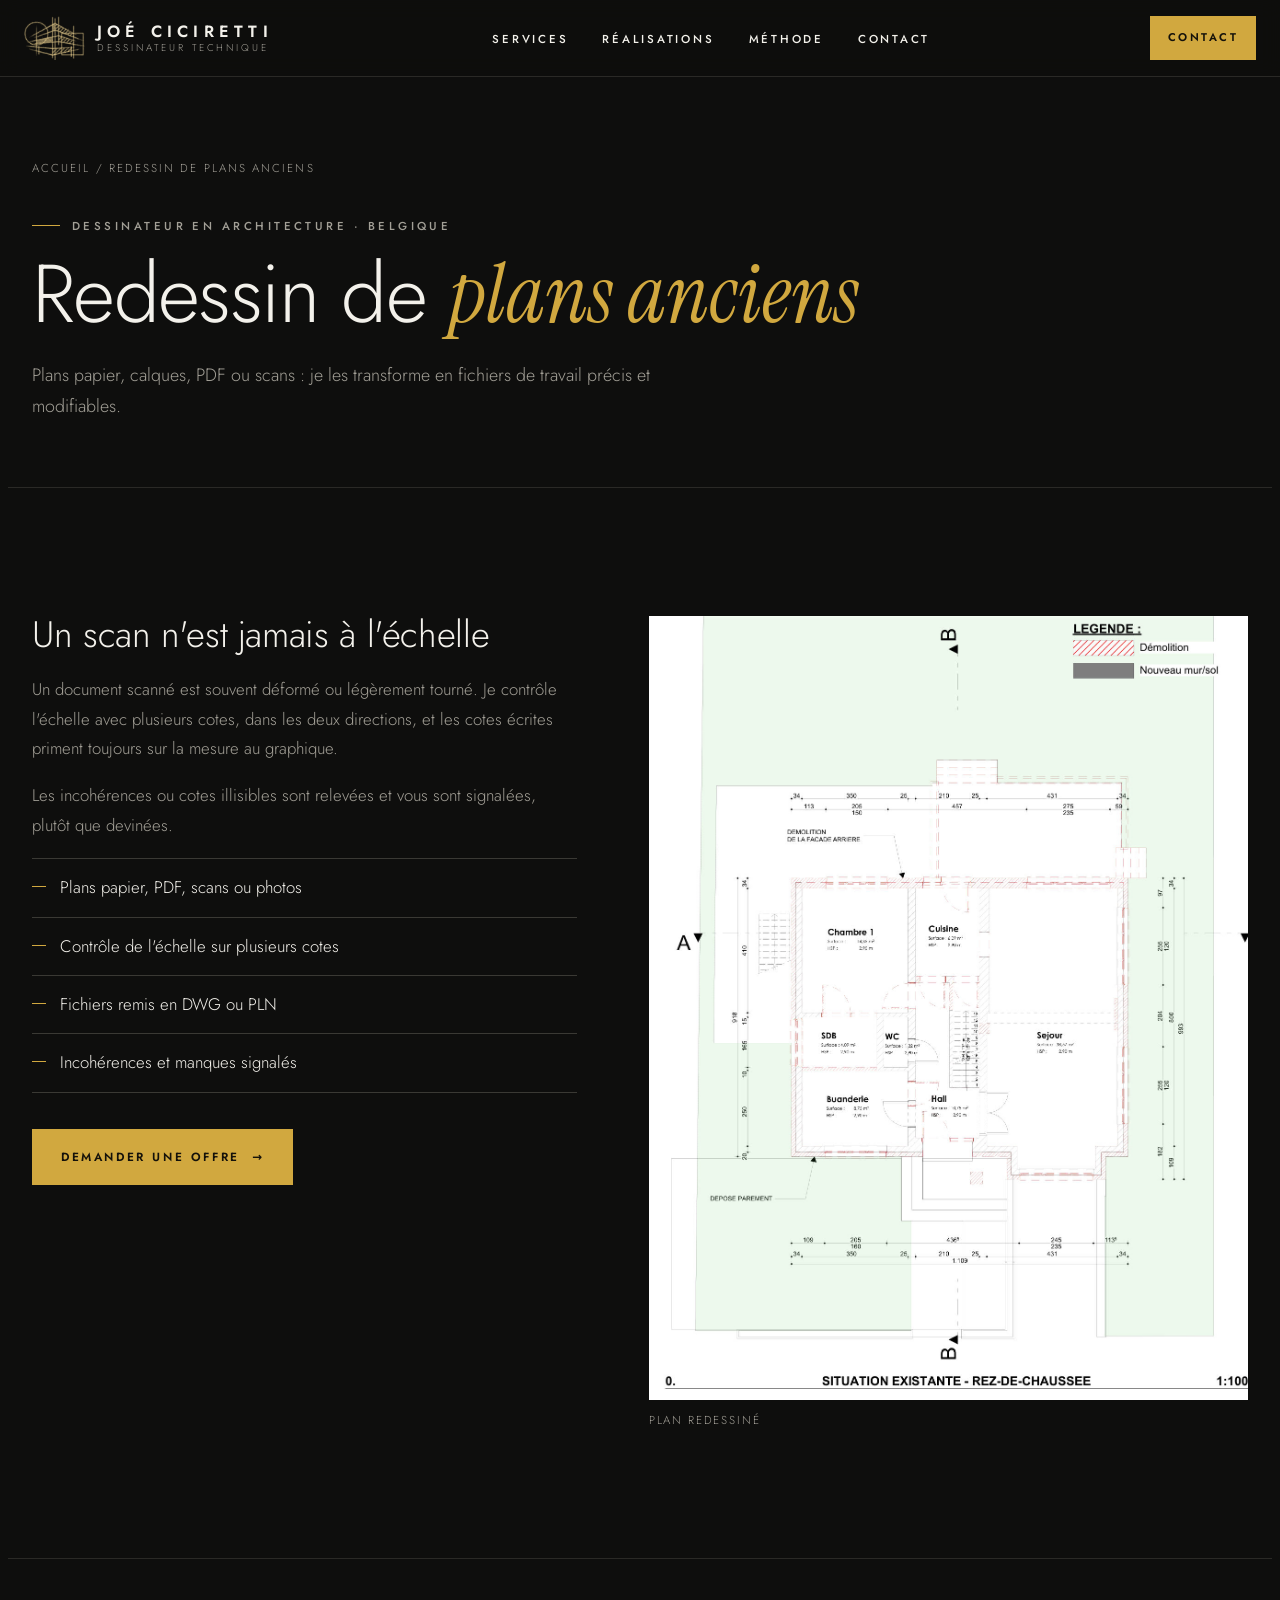
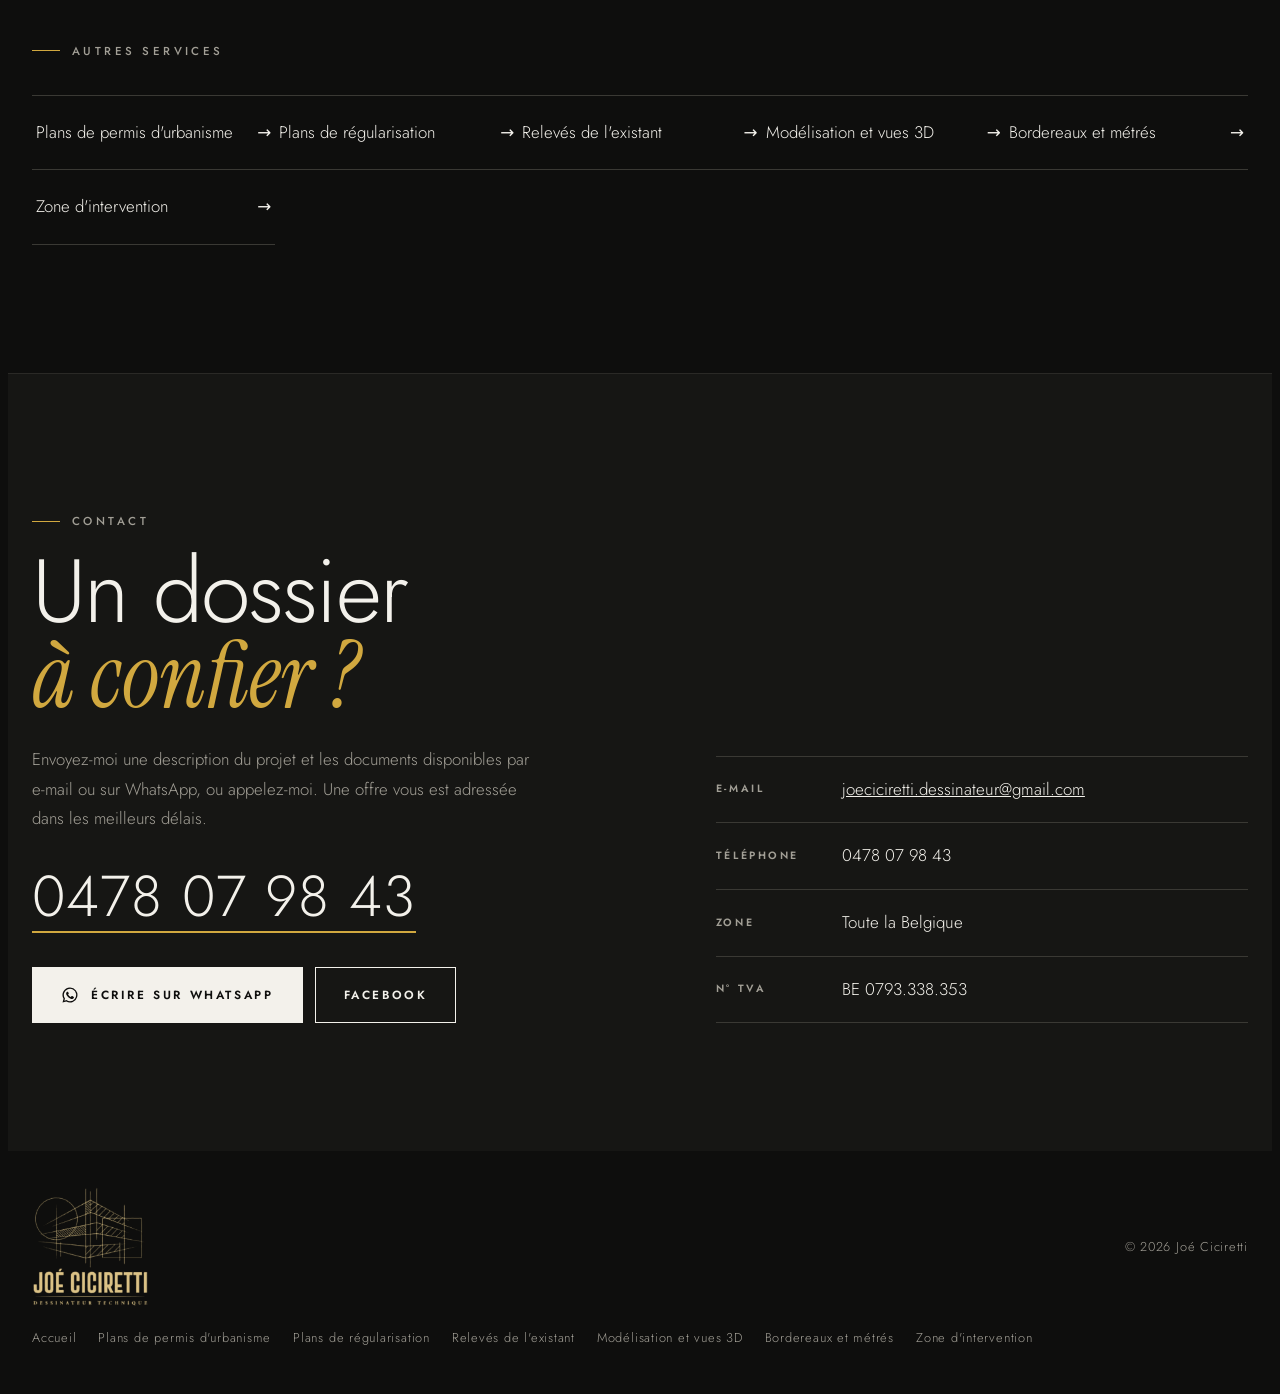
<file: redessin-plans-anciens/index.html>
<!doctype html>
<html lang="fr-BE">
<head>
<meta charset="utf-8">
<meta name="viewport" content="width=device-width, initial-scale=1, viewport-fit=cover">
<title>Redessin et numérisation de plans anciens (PDF, scan) · Joé Ciciretti</title>
<meta name="description" content="Redessin de plans anciens, papier, PDF ou scannés, en fichiers DWG ou PLN précis et modifiables pour les bureaux d&#x27;architecture.">
<link rel="canonical" href="https://joeciciretti.be/redessin-plans-anciens/">
<meta property="og:type" content="website">
<meta property="og:locale" content="fr_BE">
<meta property="og:title" content="Redessin et numérisation de plans anciens (PDF, scan) · Joé Ciciretti">
<meta property="og:description" content="Redessin de plans anciens, papier, PDF ou scannés, en fichiers DWG ou PLN précis et modifiables pour les bureaux d&#x27;architecture.">
<meta property="og:url" content="https://joeciciretti.be/redessin-plans-anciens/">
<meta property="og:image" content="https://joeciciretti.be/img/partage.jpg">
<link rel="icon" type="image/png" sizes="64x64" href="/img/favicon-64.png">
<link rel="apple-touch-icon" href="/img/apple-touch-icon.png">
<script type="application/ld+json">
{"@context": "https://schema.org", "@graph": [{"@type": "Service", "name": "Redessin de plans anciens", "description": "Redessin de plans anciens, papier, PDF ou scannés, en fichiers DWG ou PLN précis et modifiables pour les bureaux d'architecture.", "url": "https://joeciciretti.be/redessin-plans-anciens/", "areaServed": {"@type": "Country", "name": "Belgique"}, "provider": {"@type": "ProfessionalService", "name": "Joé Ciciretti - Dessinateur en architecture", "url": "https://joeciciretti.be/", "telephone": "+32 478 07 98 43"}}, {"@type": "BreadcrumbList", "itemListElement": [{"@type": "ListItem", "position": 1, "name": "Accueil", "item": "https://joeciciretti.be/"}, {"@type": "ListItem", "position": 2, "name": "Redessin de plans anciens", "item": "https://joeciciretti.be/redessin-plans-anciens/"}]}]}
</script>
<link rel="stylesheet" href="/fonts.css">
<style>
/* Mise en page : nuit d'architecte. Fond noir volontaire (un seul thème), grande vue 3D plein cadre,
   planches blanches qui ressortent comme posées sur une table lumineuse. Accent or, repris du logo de Joé. */
:root{
  --bg:#0e0e0d; --surface:#161614; --raise:#1e1e1b; --ink:#f3f1eb; --muted:#a29f96; --line:#2a2926; --line-2:#3a3934;
  --accent:#d1a83f; --on-accent:#14110a; --paper:#ffffff;
  --display:"Jost","Futura","Century Gothic",system-ui,sans-serif;
  --serif:"Instrument Serif",Georgia,"Times New Roman",serif;
  --mono:"DM Mono",ui-monospace,Menlo,Consolas,monospace;
  color-scheme:dark;
}
*{box-sizing:border-box}
[hidden]{display:none!important}
html{scroll-behavior:smooth;scroll-padding-top:calc(76px + env(safe-area-inset-top,0px))}
body{background:var(--bg);color:var(--ink);font:300 1.05rem/1.75 var(--display);-webkit-font-smoothing:antialiased;overflow-x:hidden}
.inner{max-width:1280px;margin:0 auto;padding-left:max(24px,env(safe-area-inset-left,0px));padding-right:max(24px,env(safe-area-inset-right,0px))}
h1,h2,h3{margin:0;font-weight:300;line-height:1.02;letter-spacing:-.01em;text-wrap:balance}
p{margin:0}
a{color:inherit}
:focus-visible{outline:2px solid var(--accent);outline-offset:3px}
.it{font-family:var(--serif);font-style:italic;font-weight:400;letter-spacing:0;text-transform:none}
.eyebrow{display:inline-flex;align-items:center;gap:12px;font-weight:500;font-size:.72rem;letter-spacing:.3em;text-transform:uppercase;color:var(--muted)}
.eyebrow::before{content:"";width:28px;height:1px;background:var(--accent)}
.b{display:inline-flex;align-items:center;gap:12px;text-decoration:none;font-size:.74rem;font-weight:600;letter-spacing:.22em;text-transform:uppercase;padding:17px 28px;border:1px solid currentColor;transition:background .25s,color .25s,border-color .25s,transform .25s;font-family:inherit;background:none;color:inherit;cursor:pointer}
.b:hover{transform:translateY(-2px)}
.b.k{background:var(--accent);color:var(--on-accent);border-color:var(--accent)}
.b.k:hover{background:var(--ink);border-color:var(--ink);color:var(--bg)}
.b.o:hover{background:var(--ink);color:var(--bg);border-color:var(--ink)}
.b .ar{transition:transform .25s}
.b:hover .ar{transform:translateX(4px)}

/* EN-TÊTE : transparent sur l'image, opaque dès qu'on descend */
body::before{content:"";position:fixed;inset:0 0 auto;height:env(safe-area-inset-top,0px);z-index:30;background:var(--bg)}
.hdr{position:fixed;top:env(safe-area-inset-top,0px);left:0;right:0;z-index:20;transition:background .35s,box-shadow .35s}
.hdr.solid{background:rgba(14,14,13,.92);backdrop-filter:blur(10px);-webkit-backdrop-filter:blur(10px);box-shadow:0 1px 0 var(--line)}
.hdr nav{display:flex;align-items:center;justify-content:space-between;gap:20px;height:76px}
.logo{text-decoration:none;display:flex;align-items:center;gap:12px;line-height:1.15}
.logo img{height:44px;width:auto;display:block}
.logo span{display:flex;flex-direction:column}
.logo b{font-weight:600;font-size:1.02rem;letter-spacing:.32em}
.logo small{font-size:.62rem;letter-spacing:.3em;text-transform:uppercase;color:var(--muted)}
.hdr ul{list-style:none;margin:0;padding:0;display:flex;gap:34px}
.hdr ul a{text-decoration:none;font-size:.72rem;font-weight:500;letter-spacing:.24em;text-transform:uppercase;padding-block:6px;border-bottom:1px solid transparent;transition:border-color .2s,color .2s}
.hdr ul a:hover{border-color:var(--accent);color:var(--accent)}
.cta-s{font-size:.7rem;font-weight:600;letter-spacing:.22em;text-transform:uppercase;text-decoration:none;padding:12px 18px;background:var(--accent);color:var(--on-accent);white-space:nowrap}
.cta-s:hover{background:var(--ink);color:var(--bg)}

/* OUVERTURE : vue 3D plein cadre, jour et soirée au même point de vue */
.hero{position:relative;min-height:clamp(560px,86vh,880px);display:flex;align-items:flex-end;overflow:hidden;isolation:isolate}
.hero .shots{position:absolute;inset:0;z-index:-2}
.hero .shots img{position:absolute;inset:0;width:100%;height:100%;object-fit:cover;object-position:55% 40%;transition:opacity 1.4s ease}
.hero .shots .soir{opacity:0}
.hero.night .shots .soir{opacity:1}
.hero::after{content:"";position:absolute;inset:0;z-index:-1;background:linear-gradient(180deg,rgba(14,14,13,.55) 0%,rgba(14,14,13,0) 28%,rgba(14,14,13,.15) 55%,rgba(14,14,13,.92) 100%),linear-gradient(90deg,rgba(14,14,13,.7) 0%,rgba(14,14,13,0) 60%)}
@media (prefers-reduced-motion:no-preference){.hero .shots{animation:kb 22s ease-out both}@keyframes kb{from{transform:scale(1.07)}to{transform:scale(1)}}}
.hero .inner{width:100%;padding-block:150px 56px;display:grid;grid-template-columns:1fr auto;gap:32px;align-items:end}
.hero .inner > *{min-width:0}
.hero h1{font-size:clamp(3.2rem,8.6vw,8.2rem);line-height:.92;letter-spacing:-.025em;font-weight:300;margin:18px 0 26px}
.hero h1 .it{display:block;color:var(--accent);font-size:1.06em;letter-spacing:-.01em}
.hero p{font-size:1.15rem;color:#d9d6ce;max-width:30em}
.hero .btns{display:flex;gap:14px;flex-wrap:wrap;margin-top:32px}
.daynight{display:flex;flex-direction:column;align-items:flex-end;gap:10px}
.daynight .seg2{display:flex;border:1px solid rgba(243,241,235,.35);background:rgba(14,14,13,.35);backdrop-filter:blur(6px);-webkit-backdrop-filter:blur(6px)}
.daynight button{all:unset;box-sizing:border-box;cursor:pointer;font-size:.66rem;font-weight:600;letter-spacing:.22em;text-transform:uppercase;padding:10px 16px;color:#d9d6ce}
.daynight button[aria-pressed="true"]{background:var(--ink);color:var(--bg)}
.daynight button:focus-visible{outline:2px solid var(--accent);outline-offset:2px}
.daynight small{font-family:var(--mono);font-size:.62rem;letter-spacing:.06em;color:#bdbab1;text-align:right}

/* BANDE DE PLANCHES QUI DÉFILE */
.ticker{border-block:1px solid var(--line);background:var(--surface);overflow:hidden;position:relative}
.tk-track{display:flex;gap:22px;width:max-content;padding:26px 22px}
.tk-track img{height:170px;width:auto;display:block;background:var(--paper);padding:10px;box-shadow:0 10px 30px rgba(0,0,0,.45)}
@media (prefers-reduced-motion:no-preference){.tk-track{animation:tk 80s linear infinite}.ticker:hover .tk-track{animation-play-state:paused}@keyframes tk{to{transform:translateX(-50%)}}}
@media (prefers-reduced-motion:reduce){.ticker{overflow-x:auto}}

/* SECTIONS */
section{padding-block:128px}
.sh{display:grid;grid-template-columns:1fr 1fr;gap:28px 64px;align-items:end;margin-bottom:64px}
.sh > *{min-width:0}
.sh h2{font-size:clamp(2.6rem,6vw,5.2rem);margin-top:18px;text-transform:uppercase;letter-spacing:.01em;font-weight:300}
.sh p{color:var(--muted);max-width:32em}

/* PRÉSENTATION */
.intro{display:grid;grid-template-columns:1fr 1fr;gap:88px;align-items:center}
.intro > *{min-width:0}
.portrait{margin:0;position:relative}
.portrait::before{content:"";position:absolute;inset:22px -22px -22px 22px;border:1px solid var(--accent);z-index:-1}
.portrait{isolation:isolate}
.portrait img{display:block;width:100%;height:auto;max-width:100%}
.intro h2{font-size:clamp(2.2rem,4.4vw,3.8rem);margin-top:18px}
.intro h2 .it{color:var(--accent)}
.intro .txt{display:flex;flex-direction:column;gap:20px;color:var(--muted);margin-top:30px;max-width:34em}

/* SERVICES : accordéon. Seul le titre est visible ; un clic sur la ligne déroule le texte */
.serv{display:grid;grid-template-columns:1.25fr 1fr;gap:64px;align-items:start}
.serv > *{min-width:0}
.svc-list{border-top:1px solid var(--line-2)}
.svc{border-bottom:1px solid var(--line-2)}
.svc h3{font-size:inherit;line-height:inherit;letter-spacing:inherit}
.svc-btn{all:unset;box-sizing:border-box;cursor:pointer;width:100%;display:grid;grid-template-columns:1fr auto;align-items:center;gap:24px;padding:24px 4px;font-family:var(--display);font-size:clamp(1.5rem,2.7vw,2.3rem);font-weight:300;line-height:1.15;transition:color .25s,padding .35s}
.svc-btn:hover{color:var(--accent);padding-left:14px}
.svc-btn:focus-visible{outline:2px solid var(--accent);outline-offset:2px}
.svc .pm{display:grid;place-items:center;width:46px;height:46px;border:1px solid var(--line-2);border-radius:50%;font-size:1.1rem;transition:transform .35s,background .25s,border-color .25s,color .25s}
.svc-btn:hover .pm{border-color:var(--accent)}
.svc.open .svc-btn{color:var(--accent)}
.svc.open .pm{transform:rotate(180deg);background:var(--accent);border-color:var(--accent);color:var(--on-accent)}
.svc-body{display:grid;grid-template-rows:0fr;transition:grid-template-rows .4s ease}
.svc.open .svc-body{grid-template-rows:1fr}
.svc-body > div{overflow:hidden;visibility:hidden;transition:visibility 0s .4s}
.svc.open .svc-body > div{visibility:visible;transition-delay:0s}
.svc-body p{color:#d8d5cd;font-size:1.15rem;line-height:1.7;max-width:34em;padding:0 4px 30px}
.preview{position:sticky;top:110px;background:var(--paper);aspect-ratio:4/3;display:grid;box-shadow:0 30px 60px rgba(0,0,0,.5);max-width:100%}
.preview img{grid-area:1/1;width:100%;height:100%;object-fit:contain;padding:22px;opacity:0;transition:opacity .45s,transform .6s;transform:scale(.98)}
.preview img.cover{object-fit:cover;padding:0}
.preview img.on{opacity:1;transform:scale(1)}
.preview .cap{grid-area:1/1;align-self:end;justify-self:start;margin:14px;font-family:var(--mono);font-size:.64rem;letter-spacing:.08em;text-transform:uppercase;background:#161614;color:#f3f1eb;padding:6px 10px}

/* RÉALISATIONS */
.projets{background:var(--surface)}
.cards{display:grid;grid-template-columns:repeat(5,1fr);gap:14px;margin-bottom:52px}
.card{all:unset;box-sizing:border-box;cursor:pointer;display:flex;flex-direction:column;background:var(--raise);border:1px solid var(--line);transition:border-color .25s,transform .3s;min-width:0}
.card:hover{transform:translateY(-4px);border-color:var(--line-2)}
.card[aria-selected="true"]{border-color:var(--accent)}
.card:focus-visible{outline:2px solid var(--accent);outline-offset:2px}
.card .im{display:block;aspect-ratio:4/3;background:#fff;overflow:hidden}
.card img{display:block;width:100%;height:100%;object-fit:contain;padding:10px;transition:transform .8s}
.card img.cover{object-fit:cover;padding:0}
.card:hover img{transform:scale(1.05)}
.card .t{display:flex;flex-direction:column;gap:4px;padding:14px 16px 18px}
.card .t span{font-size:.6rem;font-weight:600;letter-spacing:.22em;text-transform:uppercase;color:var(--accent)}
.card .t b{font-weight:400;font-size:1rem;line-height:1.3}
.viewer{display:grid;grid-template-columns:280px 1fr;gap:36px;align-items:start}
.viewer > *{min-width:0}
.side h3{font-size:1.8rem;font-weight:300;margin:10px 0 24px}
.tabs{display:flex;flex-direction:column;border-top:1px solid var(--line-2)}
.tabs button{all:unset;box-sizing:border-box;cursor:pointer;display:grid;grid-template-columns:1fr auto;gap:12px;padding:14px 4px;border-bottom:1px solid var(--line-2);font-size:1rem;transition:padding .25s,color .2s}
.tabs button span{font-family:var(--mono);font-size:.7rem;color:var(--muted);align-self:center}
.tabs button:hover{padding-left:12px}
.tabs button[aria-selected="true"]{color:var(--accent);padding-left:12px}
.tabs button:focus-visible{outline:2px solid var(--accent);outline-offset:2px}
.facts{margin:26px 0 0}
.facts div{display:grid;grid-template-columns:92px 1fr;gap:12px;padding:10px 0;border-bottom:1px solid var(--line);font-size:.92rem}
.facts dt{font-size:.6rem;font-weight:600;letter-spacing:.2em;text-transform:uppercase;color:var(--muted);padding-top:4px}
.facts dd{margin:0}
.stage{margin:0;background:var(--raise);box-shadow:0 30px 60px rgba(0,0,0,.45)}
.media{background:#fff;display:flex;justify-content:center;padding:14px;overflow:hidden}
.media > *{position:relative;max-width:100%}
.media img{display:block;width:100%;height:auto}
.zoom{all:unset;cursor:zoom-in;display:block}
.cmp{cursor:ew-resize;user-select:none;-webkit-user-select:none;--pos:50%}
.cmp img{pointer-events:none}
.cmp .after{position:absolute;inset:0;height:100%;clip-path:inset(0 0 0 var(--pos))}
.cmp .line{position:absolute;top:0;bottom:0;left:var(--pos);border-left:2px solid var(--accent);pointer-events:none}
.cmp .knob{position:absolute;top:50%;left:-1px;transform:translate(-50%,-50%);width:44px;height:44px;border-radius:50%;background:var(--accent);color:var(--on-accent);display:grid;place-items:center;font-size:1rem;font-weight:600;letter-spacing:.1em;box-shadow:0 6px 18px rgba(0,0,0,.35)}
.cmp .tg{position:absolute;top:8px;font-size:.6rem;font-weight:600;letter-spacing:.2em;text-transform:uppercase;color:#fff;padding:5px 9px;pointer-events:none}
.cmp .tg.l{left:8px;background:#161614}
.cmp .tg.r{right:8px;background:var(--accent);color:var(--on-accent)}
.cmp .rng{position:absolute;top:0;left:-24px;width:calc(100% + 48px);height:100%;margin:0;padding:0;opacity:0;cursor:ew-resize;-webkit-appearance:none;appearance:none;background:transparent;touch-action:pan-y}
.cmp .rng::-webkit-slider-runnable-track{height:100%}
.cmp .rng::-webkit-slider-thumb{-webkit-appearance:none;width:48px;height:100%;min-height:400px}
.cmp .rng::-moz-range-track{height:100%;background:transparent}
.cmp .rng::-moz-range-thumb{width:48px;height:100%;border:0;background:transparent}
.cmp .rng:focus-visible ~ .line .knob{outline:2px solid var(--ink);outline-offset:3px}
.stage figcaption{display:flex;align-items:center;justify-content:space-between;gap:12px 20px;flex-wrap:wrap;padding:14px 18px}
.stage figcaption b{font-weight:500}
.stage figcaption .sc{font-family:var(--mono);font-size:.7rem;color:var(--muted);margin-left:10px}
.ctrl{display:flex;gap:10px;flex-wrap:wrap}
.seg{display:flex;border:1px solid var(--line-2)}
.seg button,.zbtn{all:unset;box-sizing:border-box;cursor:pointer;font-size:.62rem;font-weight:600;letter-spacing:.18em;text-transform:uppercase;padding:9px 13px;color:var(--muted)}
.seg button + button{border-left:1px solid var(--line-2)}
.seg button[aria-pressed="true"]{background:var(--accent);color:var(--on-accent)}
.zbtn{border:1px solid var(--line-2)}
.seg button:hover,.zbtn:hover{color:var(--ink)}
.seg button[aria-pressed="true"]:hover{color:var(--on-accent)}
.seg button:focus-visible,.zbtn:focus-visible{outline:2px solid var(--accent);outline-offset:2px}
.hint{font-size:.85rem;color:var(--muted);margin-top:14px}

/* CHARTE : grande phrase */
.charte{padding-block:120px;border-block:1px solid var(--line)}
.charte .big{font-size:clamp(2.8rem,7.4vw,6.6rem);line-height:.98;letter-spacing:-.02em;font-weight:300;margin:20px 0 56px}
.charte .big .it{color:var(--accent)}
.charte .cols{display:grid;grid-template-columns:1fr 1fr;gap:72px;align-items:start}
.charte .cols > *{min-width:0}
.charte .soft{font-size:clamp(1.5rem,2.8vw,2.2rem);font-weight:300;line-height:1.3}
.charte .soft .d{color:var(--accent);padding:0 .12em}
.charte .lead{color:var(--muted);font-size:1.15rem;max-width:32em;margin-top:16px}
.specs{margin:0;border-top:1px solid var(--line-2)}
.specs div{display:grid;grid-template-columns:130px 1fr;gap:16px;padding:18px 0;border-bottom:1px solid var(--line-2)}
.specs dt{font-size:.66rem;font-weight:600;letter-spacing:.24em;text-transform:uppercase;color:var(--muted);padding-top:4px}
.specs dd{margin:0}

/* MÉTHODE : frise */
.process{display:grid;grid-template-columns:repeat(5,1fr);gap:28px;position:relative}
.process::before{content:"";position:absolute;left:0;right:0;top:44px;height:1px;background:var(--line-2)}
.process div{position:relative;display:flex;flex-direction:column;gap:10px;min-width:0}
.process .n{font-size:4.6rem;font-weight:600;line-height:1;color:transparent;-webkit-text-stroke:1px var(--muted);background:var(--bg);align-self:flex-start;padding-right:12px}
.process div:hover .n{-webkit-text-stroke-color:var(--accent);color:var(--accent)}
.process h3{font-size:1.15rem;font-weight:500;letter-spacing:.02em;margin-top:8px}
.process p{color:var(--muted);font-size:.94rem}

/* CONTACT */
.contact{background:var(--surface);border-top:1px solid var(--line)}
.c-grid{display:grid;grid-template-columns:1.15fr 1fr;gap:72px;align-items:end}
.c-grid > *{min-width:0}
.contact h2{font-size:clamp(2.8rem,7vw,6.2rem);line-height:.95;letter-spacing:-.02em;margin:18px 0 26px}
.contact h2 .it{color:var(--accent)}
.contact p{max-width:30em;color:var(--muted)}
.big-tel{display:inline-block;margin-top:28px;font-size:clamp(2rem,4.6vw,3.6rem);font-weight:300;letter-spacing:.02em;text-decoration:none;border-bottom:2px solid var(--accent);line-height:1.2}
.big-tel:hover{color:var(--accent)}
.c-btns{display:flex;gap:12px;flex-wrap:wrap;margin-top:34px}
.contact .b.wa{background:var(--ink);color:var(--bg);border-color:var(--ink)}
.contact .b.wa:hover{background:transparent;color:var(--ink)}
.contact .b:not(.wa):hover{background:var(--ink);color:var(--bg)}
.c-list{margin:0;display:grid;border-top:1px solid var(--line-2)}
.c-list div{display:grid;grid-template-columns:110px 1fr auto;gap:16px;align-items:center;padding:18px 0;border-bottom:1px solid var(--line-2)}
.c-list dt{font-size:.66rem;font-weight:600;letter-spacing:.24em;text-transform:uppercase;color:var(--muted)}
.c-list dd{margin:0;font-size:1.06rem;overflow-wrap:anywhere}
.copy{font:inherit;font-size:.62rem;font-weight:600;letter-spacing:.18em;text-transform:uppercase;background:none;border:1px solid var(--line-2);color:var(--muted);padding:5px 10px;cursor:pointer}
.copy:hover{border-color:var(--ink);color:var(--ink)}

footer{color:var(--muted);font-size:.8rem;letter-spacing:.06em}
footer .inner{display:flex;justify-content:space-between;align-items:center;gap:20px 32px;flex-wrap:wrap;padding-block:36px}
.f-logo{height:120px;width:auto;display:block}

/* AGRANDISSEMENT */
.lb{position:fixed;inset:0;z-index:50;background:rgba(8,8,8,.95);display:flex;flex-direction:column;align-items:center;justify-content:center;gap:14px;padding:max(24px,env(safe-area-inset-top,0px)) max(16px,env(safe-area-inset-right,0px)) max(24px,env(safe-area-inset-bottom,0px)) max(16px,env(safe-area-inset-left,0px))}
.lb img{max-width:100%;max-height:84vh;background:#fff;object-fit:contain}
.lb p{color:#efefec;font-size:.9rem}
.lb .x{position:absolute;top:max(14px,env(safe-area-inset-top,0px));right:max(14px,env(safe-area-inset-right,0px));background:transparent;border:1px solid rgba(255,255,255,.35);color:#fff;font:inherit;font-size:.8rem;letter-spacing:.14em;text-transform:uppercase;padding:8px 14px;cursor:pointer}

@media (max-width:980px){
  .hdr ul{display:none}
  .hero .inner{grid-template-columns:1fr;padding-block:130px 40px}
  .hero::after{background:linear-gradient(180deg,rgba(14,14,13,.72) 0%,rgba(14,14,13,.5) 45%,rgba(14,14,13,.94) 100%)}
  .hero .eyebrow{color:#e4e1d9}
  .daynight{align-items:flex-start}
  .daynight small{text-align:left}
  .sh,.intro,.serv,.viewer,.charte .cols,.c-grid{grid-template-columns:1fr;gap:44px}
  .portrait{margin-right:28px}
  .preview{display:none}
  .cards{display:flex;overflow-x:auto;scroll-snap-type:x mandatory;padding-bottom:6px}
  .card{flex:0 0 210px;scroll-snap-align:start}
  .tabs{flex-direction:row;flex-wrap:wrap;gap:0 22px;border-top:0;border-bottom:1px solid var(--line-2)}
  .tabs button{grid-template-columns:auto;border-bottom:2px solid transparent;margin-bottom:-1px;padding:12px 0}
  .tabs button span{display:none}
  .tabs button:hover,.tabs button[aria-selected="true"]{padding-left:0}
  .tabs button[aria-selected="true"]{border-color:var(--accent)}
  .facts{display:none}
  .process{grid-template-columns:1fr 1fr;row-gap:44px}
  .process::before{display:none}
  section{padding-block:92px}
}
@media (max-width:600px){
  .process{grid-template-columns:1fr}
  .tk-track img{height:120px}
  .card{flex-basis:170px}
  .media{padding:8px}
  .c-list div,.specs div{grid-template-columns:1fr;gap:4px}
  .copy{justify-self:start}
  .cta-s{padding:10px 12px;letter-spacing:.16em}
  .logo b{letter-spacing:.12em;font-size:.9rem}
  .logo small{display:none}
  .logo img{height:32px}
  .logo{gap:8px}
  .hdr nav{gap:12px}
  .cta-s{padding:9px 11px;letter-spacing:.12em}
}
/* Mouvement : entrée de l'ouverture, apparitions au défilement, barre de lecture */
.prog{position:fixed;top:0;left:0;width:100%;height:2px;background:var(--accent);transform-origin:0 50%;transform:scaleX(0);z-index:30;pointer-events:none}
@media (prefers-reduced-motion:no-preference){
  .hero .inner > div:first-child > *{animation:up 1s cubic-bezier(.2,.7,.2,1) both}
  .hero .inner > div:first-child > :nth-child(2){animation-delay:.15s}
  .hero .inner > div:first-child > :nth-child(3){animation-delay:.3s}
  .hero .inner > div:first-child > :nth-child(4){animation-delay:.45s}
  .hero .daynight{animation:up 1s .6s cubic-bezier(.2,.7,.2,1) both}
  @keyframes up{from{opacity:0;transform:translateY(34px)}to{opacity:1;transform:none}}
  .rv-on .rv{opacity:0;transform:translateY(36px);transition:opacity .9s cubic-bezier(.2,.7,.2,1),transform .9s cubic-bezier(.2,.7,.2,1)}
  .rv-on .rv.in{opacity:1;transform:none}
  .rv-on .portrait.rv{opacity:1;transform:none}
  .rv-on .portrait.rv img{clip-path:inset(0 100% 0 0);transition:clip-path 1.3s .1s cubic-bezier(.7,0,.2,1)}
  .rv-on .portrait.rv.in img{clip-path:inset(0 0 0 0)}
  .rv-on .rv .eyebrow::before{width:0;transition:width .8s .35s ease}
  .rv-on .rv.in .eyebrow::before{width:28px}
  .rv-on .process .n{display:inline-block;transition:transform .6s .3s cubic-bezier(.3,1.6,.5,1)}
  .rv-on .process .rv:not(.in) .n{transform:scale(.4)}
  .process > div{transition:transform .3s}
  .process > div.in:hover{transform:translateY(-6px)}
}
@media (prefers-reduced-motion:reduce){html{scroll-behavior:auto}*{transition:none!important}}

/* Pages de service */
.hdr{background:rgba(14,14,13,.92);backdrop-filter:blur(10px);-webkit-backdrop-filter:blur(10px);box-shadow:0 1px 0 var(--line)}
.p-head{padding-block:150px 64px;border-bottom:1px solid var(--line)}
.crumb{font-size:.72rem;letter-spacing:.18em;text-transform:uppercase;color:var(--muted);margin-bottom:28px}
.crumb a{text-decoration:none;color:var(--muted)}
.crumb a:hover{color:var(--accent)}
.p-head h1{font-size:clamp(2.6rem,6.4vw,5.6rem);line-height:.98;letter-spacing:-.02em;font-weight:300;margin:18px 0 26px;max-width:16em}
.p-head h1 .it{color:var(--accent)}
.p-head .lead{max-width:38em;color:var(--muted);font-size:1.12rem}
.art{display:grid;grid-template-columns:1fr 1.1fr;gap:72px;align-items:start}
.art > *{min-width:0}
.art h2{font-size:clamp(1.6rem,3vw,2.3rem);font-weight:300;margin:0 0 22px}
.art p{color:var(--muted);margin:0 0 18px;max-width:36em}
.art ul{list-style:none;margin:0 0 36px;padding:0;border-top:1px solid var(--line-2)}
.art li{padding:14px 0 14px 28px;border-bottom:1px solid var(--line-2);position:relative}
.art li::before{content:"";position:absolute;left:0;top:27px;width:14px;height:1px;background:var(--accent)}
.figs{display:grid;gap:18px}
.figs figure{margin:0}
.figs img{display:block;width:100%;height:auto;background:#fff}
.figs img.photo{background:none}
.figs figcaption{font-size:.72rem;letter-spacing:.16em;text-transform:uppercase;color:var(--muted);margin-top:10px}
.others{border-top:1px solid var(--line)}
.o-grid{display:grid;grid-template-columns:repeat(auto-fill,minmax(240px,1fr));gap:0;border-top:1px solid var(--line-2);margin-top:34px}
.o-grid a{display:flex;justify-content:space-between;gap:16px;padding:22px 4px;border-bottom:1px solid var(--line-2);text-decoration:none;transition:color .2s}
.o-grid a:hover{color:var(--accent)}
.f-links{display:flex;flex-wrap:wrap;gap:8px 22px;width:100%;order:3}
.f-links a{text-decoration:none;color:var(--muted)}
.f-links a:hover{color:var(--accent)}
.svc-more{display:inline-block;margin-top:12px;font-size:.72rem;font-weight:600;letter-spacing:.2em;text-transform:uppercase;text-decoration:none;color:var(--accent)}
@media (max-width:900px){.art{grid-template-columns:1fr;gap:44px}.p-head{padding-block:120px 48px}}
</style>
</head>
<body>
<header class="hdr" id="hdr">
  <div class="inner">
    <nav aria-label="Navigation principale">
      <a class="logo" href="/"><img src="/img/logo-entete.png" alt="" width="166" height="120"><span><b>JOÉ CICIRETTI</b><small>Dessinateur technique</small></span></a>
      <ul>
        <li><a href="/#services">Services</a></li>
        <li><a href="/#realisations">Réalisations</a></li>
        <li><a href="/#methode">Méthode</a></li>
        <li><a href="/#contact">Contact</a></li>
      </ul>
      <a class="cta-s" href="#contact">Contact</a>
    </nav>
  </div>
</header>

<main id="top">
  <div class="p-head">
    <div class="inner">
      <div class="crumb"><a href="/">Accueil</a> / Redessin de plans anciens</div>
      <span class="eyebrow">Dessinateur en architecture · Belgique</span>
      <h1>Redessin de <span class="it">plans anciens</span></h1>
      <p class="lead">Plans papier, calques, PDF ou scans : je les transforme en fichiers de travail précis et modifiables.</p>
    </div>
  </div>
  <section>
    <div class="inner art">
      <div>
        <h2>Un scan n&#x27;est jamais à l&#x27;échelle</h2>
        <p>Un document scanné est souvent déformé ou légèrement tourné. Je contrôle l&#x27;échelle avec plusieurs cotes, dans les deux directions, et les cotes écrites priment toujours sur la mesure au graphique.</p><p>Les incohérences ou cotes illisibles sont relevées et vous sont signalées, plutôt que devinées.</p>
        <ul><li>Plans papier, PDF, scans ou photos</li><li>Contrôle de l&#x27;échelle sur plusieurs cotes</li><li>Fichiers remis en DWG ou PLN</li><li>Incohérences et manques signalés</li></ul>
        <a class="b k" href="#contact">Demander une offre <span class="ar">→</span></a>
      </div>
      <div class="figs">
<figure><img src="/img/renovation-3/rez-ex.jpg" alt="Plan redessiné" loading="lazy"><figcaption>Plan redessiné</figcaption></figure>
      </div>
    </div>
  </section>
  <section class="others" style="padding-top:72px">
    <div class="inner">
      <span class="eyebrow">Autres services</span>
      <div class="o-grid"><a href="/plans-permis-urbanisme/"><span>Plans de permis d&#x27;urbanisme</span><span aria-hidden="true">→</span></a><a href="/plans-regularisation/"><span>Plans de régularisation</span><span aria-hidden="true">→</span></a><a href="/releves-existant/"><span>Relevés de l&#x27;existant</span><span aria-hidden="true">→</span></a><a href="/vues-3d-architecture/"><span>Modélisation et vues 3D</span><span aria-hidden="true">→</span></a><a href="/bordereaux-chassis-metres/"><span>Bordereaux et métrés</span><span aria-hidden="true">→</span></a><a href="/dessinateur-architecture-belgique/"><span>Zone d&#x27;intervention</span><span aria-hidden="true">→</span></a></div>
    </div>
  </section>
  <section id="contact" class="contact">
    <div class="inner c-grid">
      <div>
        <span class="eyebrow">Contact</span>
        <h2>Un dossier <span class="it">à confier ?</span></h2>
        <p>Envoyez-moi une description du projet et les documents disponibles par e-mail ou sur WhatsApp, ou appelez-moi. Une offre vous est adressée dans les meilleurs délais.</p>
        <a class="big-tel" href="tel:+32478079843">0478 07 98 43</a>
        <div class="c-btns">
          <a class="b wa" href="https://wa.me/32478079843?text=Bonjour%2C%20je%20vous%20contacte%20depuis%20votre%20site%20pour%20un%20projet." target="_blank" rel="noopener">
            <svg viewBox="0 0 24 24" width="18" height="18" aria-hidden="true"><path fill="currentColor" d="M12 2a10 10 0 0 0-8.6 15.1L2 22l5-1.3A10 10 0 1 0 12 2Zm0 18.2c-1.5 0-3-.4-4.2-1.2l-.3-.2-3 .8.8-2.9-.2-.3A8.2 8.2 0 1 1 12 20.2Zm4.5-6.1c-.2-.1-1.5-.7-1.7-.8-.2-.1-.4-.1-.6.1l-.8 1c-.1.2-.3.2-.5.1a6.7 6.7 0 0 1-3.3-2.9c-.3-.4.2-.4.7-1.4.1-.2 0-.3 0-.4l-.8-1.8c-.2-.5-.4-.4-.6-.4h-.5a1 1 0 0 0-.7.3 3 3 0 0 0-.9 2.2c0 1.3.9 2.5 1.1 2.7.1.2 1.8 2.8 4.4 3.9 1.6.7 2.3.8 3.1.6.5-.1 1.5-.6 1.7-1.2.2-.6.2-1.1.1-1.2l-.5-.3Z"/></svg>
            Écrire sur WhatsApp
          </a>
          <a class="b" href="https://www.facebook.com/share/18TRoVWREb/" target="_blank" rel="noopener">Facebook</a>
        </div>
      </div>
      <dl class="c-list">
        <div><dt>E-mail</dt><dd id="c-mail"><a href="mailto:joeciciretti.dessinateur@gmail.com">joeciciretti.dessinateur@gmail.com</a></dd><span></span></div>
        <div><dt>Téléphone</dt><dd id="c-tel">0478 07 98 43</dd><span></span></div>
        <div><dt>Zone</dt><dd>Toute la Belgique</dd><span></span></div>
        <div><dt>N° TVA</dt><dd>BE 0793.338.353</dd><span></span></div>
      </dl>
    </div>
  </section>
</main>
<footer>
  <div class="inner">
    <img class="f-logo" src="/img/logo-complet.png" alt="Logo Joé Ciciretti, dessinateur technique" width="700" height="725" loading="lazy">
    <span>© 2026 Joé Ciciretti</span>
    <nav class="f-links" aria-label="Pages du site"><a href="/">Accueil</a><a href="/plans-permis-urbanisme/">Plans de permis d&#x27;urbanisme</a><a href="/plans-regularisation/">Plans de régularisation</a><a href="/releves-existant/">Relevés de l&#x27;existant</a><a href="/vues-3d-architecture/">Modélisation et vues 3D</a><a href="/bordereaux-chassis-metres/">Bordereaux et métrés</a><a href="/dessinateur-architecture-belgique/">Zone d&#x27;intervention</a></nav>
  </div>
</footer>

</body>
</html>
</file>
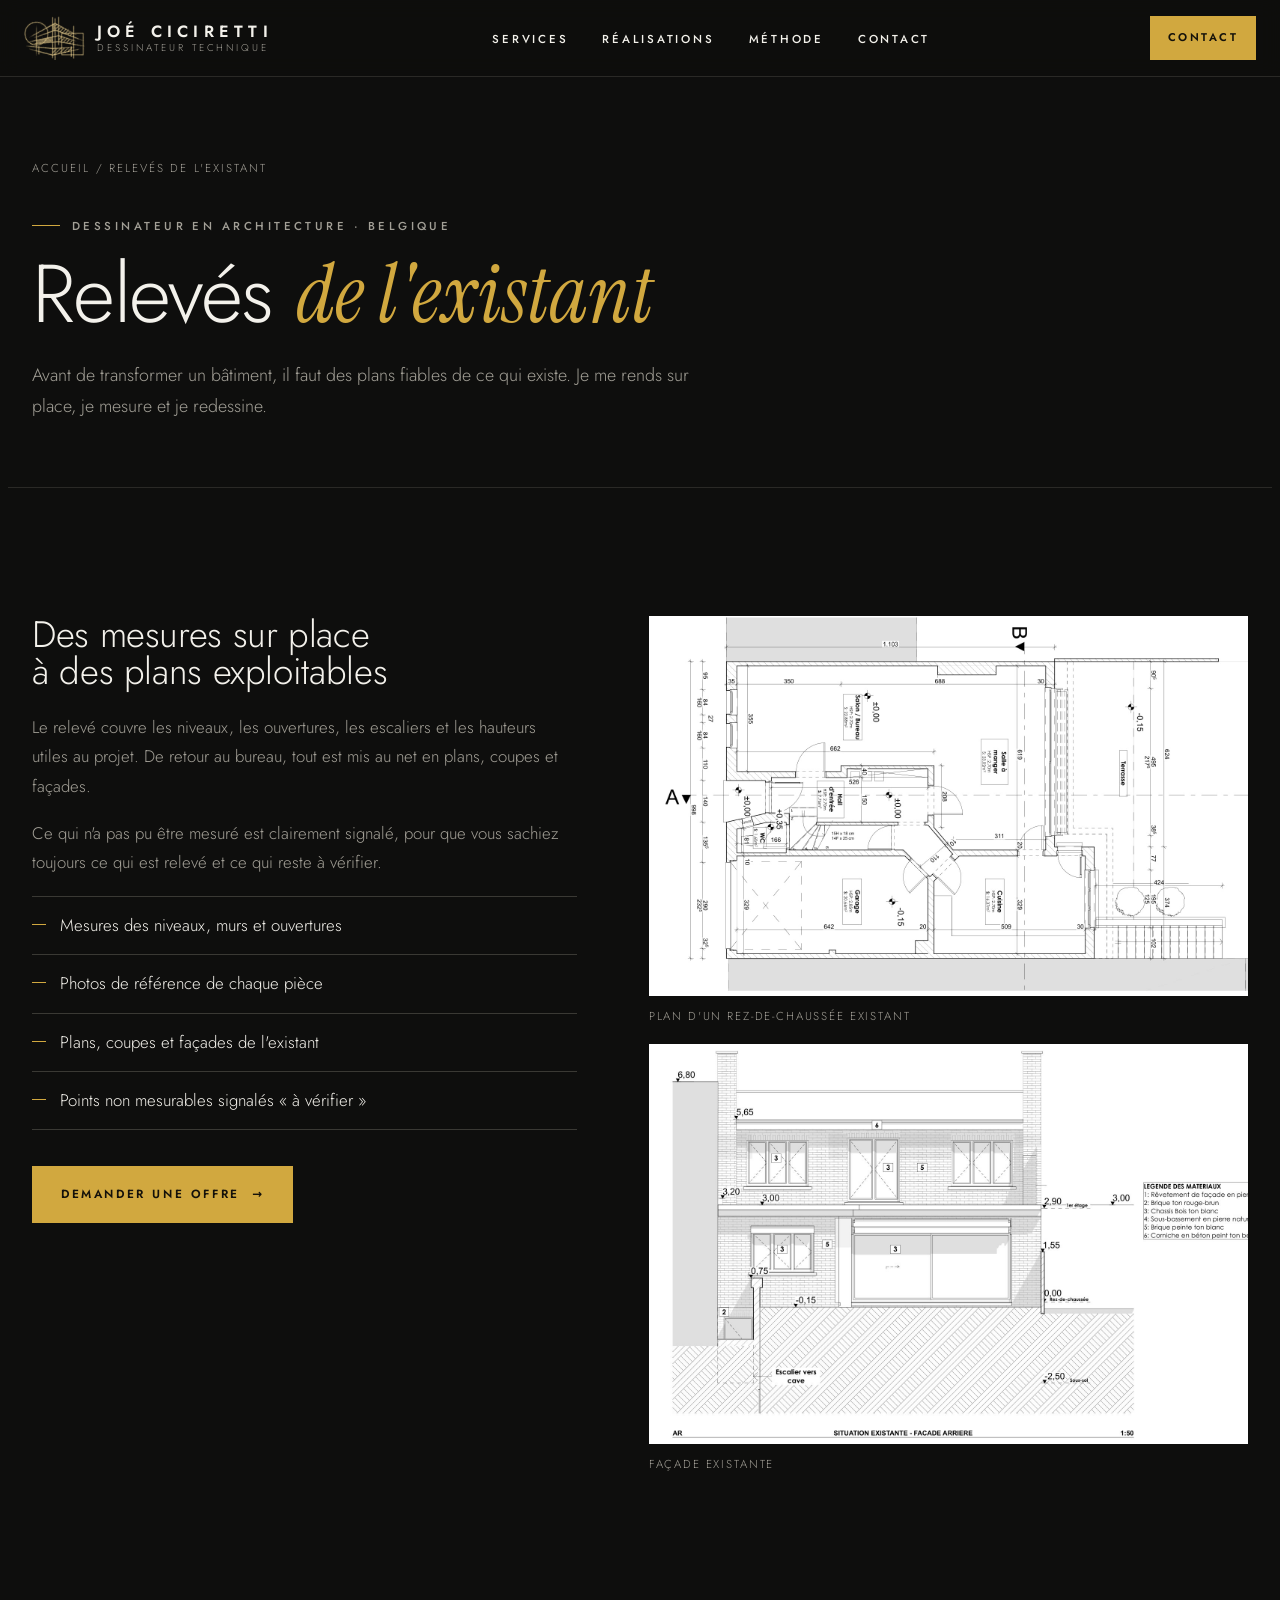
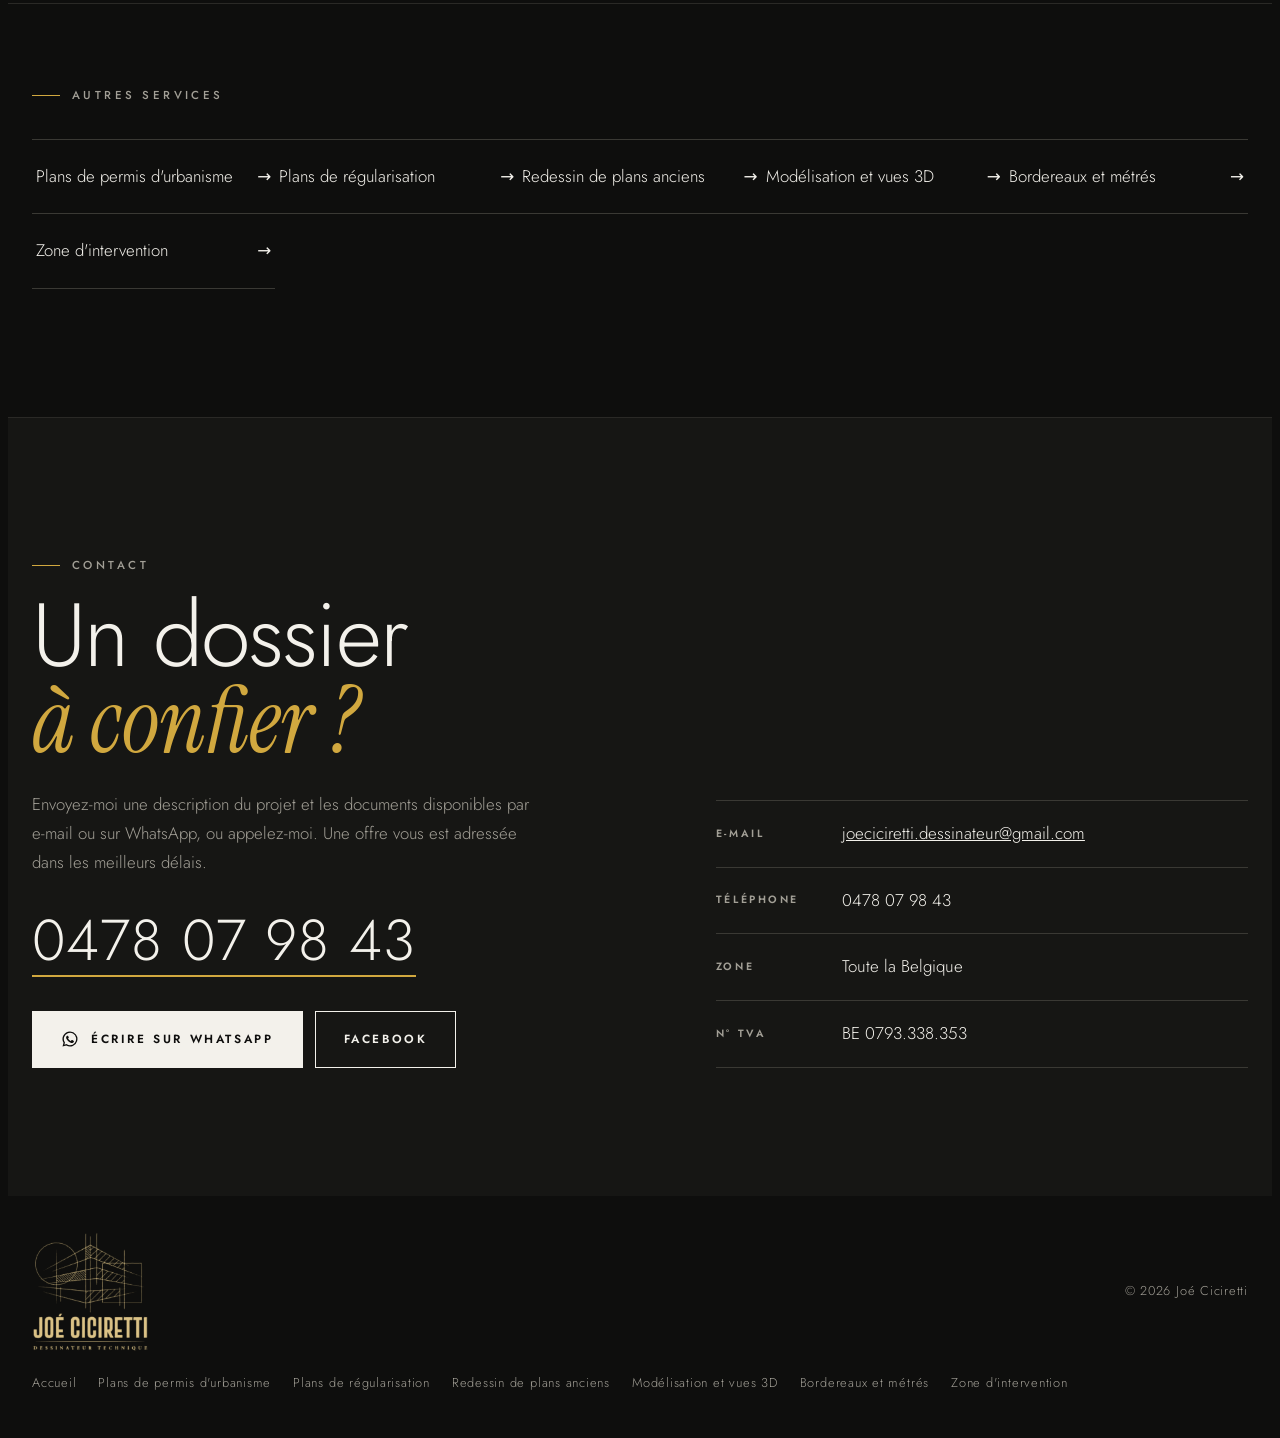
<file: releves-existant/index.html>
<!doctype html>
<html lang="fr-BE">
<head>
<meta charset="utf-8">
<meta name="viewport" content="width=device-width, initial-scale=1, viewport-fit=cover">
<title>Relevé de bâtiment existant et plans de l&#x27;existant · Joé Ciciretti</title>
<meta name="description" content="Relevé sur site d&#x27;un bâtiment existant et mise au net en plans, coupes et façades, pour les architectes et les particuliers, partout en Belgique.">
<link rel="canonical" href="https://joeciciretti.be/releves-existant/">
<meta property="og:type" content="website">
<meta property="og:locale" content="fr_BE">
<meta property="og:title" content="Relevé de bâtiment existant et plans de l&#x27;existant · Joé Ciciretti">
<meta property="og:description" content="Relevé sur site d&#x27;un bâtiment existant et mise au net en plans, coupes et façades, pour les architectes et les particuliers, partout en Belgique.">
<meta property="og:url" content="https://joeciciretti.be/releves-existant/">
<meta property="og:image" content="https://joeciciretti.be/img/partage.jpg">
<link rel="icon" type="image/png" sizes="64x64" href="/img/favicon-64.png">
<link rel="apple-touch-icon" href="/img/apple-touch-icon.png">
<script type="application/ld+json">
{"@context": "https://schema.org", "@graph": [{"@type": "Service", "name": "Relevés de l'existant", "description": "Relevé sur site d'un bâtiment existant et mise au net en plans, coupes et façades, pour les architectes et les particuliers, partout en Belgique.", "url": "https://joeciciretti.be/releves-existant/", "areaServed": {"@type": "Country", "name": "Belgique"}, "provider": {"@type": "ProfessionalService", "name": "Joé Ciciretti - Dessinateur en architecture", "url": "https://joeciciretti.be/", "telephone": "+32 478 07 98 43"}}, {"@type": "BreadcrumbList", "itemListElement": [{"@type": "ListItem", "position": 1, "name": "Accueil", "item": "https://joeciciretti.be/"}, {"@type": "ListItem", "position": 2, "name": "Relevés de l'existant", "item": "https://joeciciretti.be/releves-existant/"}]}]}
</script>
<link rel="stylesheet" href="/fonts.css">
<style>
/* Mise en page : nuit d'architecte. Fond noir volontaire (un seul thème), grande vue 3D plein cadre,
   planches blanches qui ressortent comme posées sur une table lumineuse. Accent or, repris du logo de Joé. */
:root{
  --bg:#0e0e0d; --surface:#161614; --raise:#1e1e1b; --ink:#f3f1eb; --muted:#a29f96; --line:#2a2926; --line-2:#3a3934;
  --accent:#d1a83f; --on-accent:#14110a; --paper:#ffffff;
  --display:"Jost","Futura","Century Gothic",system-ui,sans-serif;
  --serif:"Instrument Serif",Georgia,"Times New Roman",serif;
  --mono:"DM Mono",ui-monospace,Menlo,Consolas,monospace;
  color-scheme:dark;
}
*{box-sizing:border-box}
[hidden]{display:none!important}
html{scroll-behavior:smooth;scroll-padding-top:calc(76px + env(safe-area-inset-top,0px))}
body{background:var(--bg);color:var(--ink);font:300 1.05rem/1.75 var(--display);-webkit-font-smoothing:antialiased;overflow-x:hidden}
.inner{max-width:1280px;margin:0 auto;padding-left:max(24px,env(safe-area-inset-left,0px));padding-right:max(24px,env(safe-area-inset-right,0px))}
h1,h2,h3{margin:0;font-weight:300;line-height:1.02;letter-spacing:-.01em;text-wrap:balance}
p{margin:0}
a{color:inherit}
:focus-visible{outline:2px solid var(--accent);outline-offset:3px}
.it{font-family:var(--serif);font-style:italic;font-weight:400;letter-spacing:0;text-transform:none}
.eyebrow{display:inline-flex;align-items:center;gap:12px;font-weight:500;font-size:.72rem;letter-spacing:.3em;text-transform:uppercase;color:var(--muted)}
.eyebrow::before{content:"";width:28px;height:1px;background:var(--accent)}
.b{display:inline-flex;align-items:center;gap:12px;text-decoration:none;font-size:.74rem;font-weight:600;letter-spacing:.22em;text-transform:uppercase;padding:17px 28px;border:1px solid currentColor;transition:background .25s,color .25s,border-color .25s,transform .25s;font-family:inherit;background:none;color:inherit;cursor:pointer}
.b:hover{transform:translateY(-2px)}
.b.k{background:var(--accent);color:var(--on-accent);border-color:var(--accent)}
.b.k:hover{background:var(--ink);border-color:var(--ink);color:var(--bg)}
.b.o:hover{background:var(--ink);color:var(--bg);border-color:var(--ink)}
.b .ar{transition:transform .25s}
.b:hover .ar{transform:translateX(4px)}

/* EN-TÊTE : transparent sur l'image, opaque dès qu'on descend */
body::before{content:"";position:fixed;inset:0 0 auto;height:env(safe-area-inset-top,0px);z-index:30;background:var(--bg)}
.hdr{position:fixed;top:env(safe-area-inset-top,0px);left:0;right:0;z-index:20;transition:background .35s,box-shadow .35s}
.hdr.solid{background:rgba(14,14,13,.92);backdrop-filter:blur(10px);-webkit-backdrop-filter:blur(10px);box-shadow:0 1px 0 var(--line)}
.hdr nav{display:flex;align-items:center;justify-content:space-between;gap:20px;height:76px}
.logo{text-decoration:none;display:flex;align-items:center;gap:12px;line-height:1.15}
.logo img{height:44px;width:auto;display:block}
.logo span{display:flex;flex-direction:column}
.logo b{font-weight:600;font-size:1.02rem;letter-spacing:.32em}
.logo small{font-size:.62rem;letter-spacing:.3em;text-transform:uppercase;color:var(--muted)}
.hdr ul{list-style:none;margin:0;padding:0;display:flex;gap:34px}
.hdr ul a{text-decoration:none;font-size:.72rem;font-weight:500;letter-spacing:.24em;text-transform:uppercase;padding-block:6px;border-bottom:1px solid transparent;transition:border-color .2s,color .2s}
.hdr ul a:hover{border-color:var(--accent);color:var(--accent)}
.cta-s{font-size:.7rem;font-weight:600;letter-spacing:.22em;text-transform:uppercase;text-decoration:none;padding:12px 18px;background:var(--accent);color:var(--on-accent);white-space:nowrap}
.cta-s:hover{background:var(--ink);color:var(--bg)}

/* OUVERTURE : vue 3D plein cadre, jour et soirée au même point de vue */
.hero{position:relative;min-height:clamp(560px,86vh,880px);display:flex;align-items:flex-end;overflow:hidden;isolation:isolate}
.hero .shots{position:absolute;inset:0;z-index:-2}
.hero .shots img{position:absolute;inset:0;width:100%;height:100%;object-fit:cover;object-position:55% 40%;transition:opacity 1.4s ease}
.hero .shots .soir{opacity:0}
.hero.night .shots .soir{opacity:1}
.hero::after{content:"";position:absolute;inset:0;z-index:-1;background:linear-gradient(180deg,rgba(14,14,13,.55) 0%,rgba(14,14,13,0) 28%,rgba(14,14,13,.15) 55%,rgba(14,14,13,.92) 100%),linear-gradient(90deg,rgba(14,14,13,.7) 0%,rgba(14,14,13,0) 60%)}
@media (prefers-reduced-motion:no-preference){.hero .shots{animation:kb 22s ease-out both}@keyframes kb{from{transform:scale(1.07)}to{transform:scale(1)}}}
.hero .inner{width:100%;padding-block:150px 56px;display:grid;grid-template-columns:1fr auto;gap:32px;align-items:end}
.hero .inner > *{min-width:0}
.hero h1{font-size:clamp(3.2rem,8.6vw,8.2rem);line-height:.92;letter-spacing:-.025em;font-weight:300;margin:18px 0 26px}
.hero h1 .it{display:block;color:var(--accent);font-size:1.06em;letter-spacing:-.01em}
.hero p{font-size:1.15rem;color:#d9d6ce;max-width:30em}
.hero .btns{display:flex;gap:14px;flex-wrap:wrap;margin-top:32px}
.daynight{display:flex;flex-direction:column;align-items:flex-end;gap:10px}
.daynight .seg2{display:flex;border:1px solid rgba(243,241,235,.35);background:rgba(14,14,13,.35);backdrop-filter:blur(6px);-webkit-backdrop-filter:blur(6px)}
.daynight button{all:unset;box-sizing:border-box;cursor:pointer;font-size:.66rem;font-weight:600;letter-spacing:.22em;text-transform:uppercase;padding:10px 16px;color:#d9d6ce}
.daynight button[aria-pressed="true"]{background:var(--ink);color:var(--bg)}
.daynight button:focus-visible{outline:2px solid var(--accent);outline-offset:2px}
.daynight small{font-family:var(--mono);font-size:.62rem;letter-spacing:.06em;color:#bdbab1;text-align:right}

/* BANDE DE PLANCHES QUI DÉFILE */
.ticker{border-block:1px solid var(--line);background:var(--surface);overflow:hidden;position:relative}
.tk-track{display:flex;gap:22px;width:max-content;padding:26px 22px}
.tk-track img{height:170px;width:auto;display:block;background:var(--paper);padding:10px;box-shadow:0 10px 30px rgba(0,0,0,.45)}
@media (prefers-reduced-motion:no-preference){.tk-track{animation:tk 80s linear infinite}.ticker:hover .tk-track{animation-play-state:paused}@keyframes tk{to{transform:translateX(-50%)}}}
@media (prefers-reduced-motion:reduce){.ticker{overflow-x:auto}}

/* SECTIONS */
section{padding-block:128px}
.sh{display:grid;grid-template-columns:1fr 1fr;gap:28px 64px;align-items:end;margin-bottom:64px}
.sh > *{min-width:0}
.sh h2{font-size:clamp(2.6rem,6vw,5.2rem);margin-top:18px;text-transform:uppercase;letter-spacing:.01em;font-weight:300}
.sh p{color:var(--muted);max-width:32em}

/* PRÉSENTATION */
.intro{display:grid;grid-template-columns:1fr 1fr;gap:88px;align-items:center}
.intro > *{min-width:0}
.portrait{margin:0;position:relative}
.portrait::before{content:"";position:absolute;inset:22px -22px -22px 22px;border:1px solid var(--accent);z-index:-1}
.portrait{isolation:isolate}
.portrait img{display:block;width:100%;height:auto;max-width:100%}
.intro h2{font-size:clamp(2.2rem,4.4vw,3.8rem);margin-top:18px}
.intro h2 .it{color:var(--accent)}
.intro .txt{display:flex;flex-direction:column;gap:20px;color:var(--muted);margin-top:30px;max-width:34em}

/* SERVICES : accordéon. Seul le titre est visible ; un clic sur la ligne déroule le texte */
.serv{display:grid;grid-template-columns:1.25fr 1fr;gap:64px;align-items:start}
.serv > *{min-width:0}
.svc-list{border-top:1px solid var(--line-2)}
.svc{border-bottom:1px solid var(--line-2)}
.svc h3{font-size:inherit;line-height:inherit;letter-spacing:inherit}
.svc-btn{all:unset;box-sizing:border-box;cursor:pointer;width:100%;display:grid;grid-template-columns:1fr auto;align-items:center;gap:24px;padding:24px 4px;font-family:var(--display);font-size:clamp(1.5rem,2.7vw,2.3rem);font-weight:300;line-height:1.15;transition:color .25s,padding .35s}
.svc-btn:hover{color:var(--accent);padding-left:14px}
.svc-btn:focus-visible{outline:2px solid var(--accent);outline-offset:2px}
.svc .pm{display:grid;place-items:center;width:46px;height:46px;border:1px solid var(--line-2);border-radius:50%;font-size:1.1rem;transition:transform .35s,background .25s,border-color .25s,color .25s}
.svc-btn:hover .pm{border-color:var(--accent)}
.svc.open .svc-btn{color:var(--accent)}
.svc.open .pm{transform:rotate(180deg);background:var(--accent);border-color:var(--accent);color:var(--on-accent)}
.svc-body{display:grid;grid-template-rows:0fr;transition:grid-template-rows .4s ease}
.svc.open .svc-body{grid-template-rows:1fr}
.svc-body > div{overflow:hidden;visibility:hidden;transition:visibility 0s .4s}
.svc.open .svc-body > div{visibility:visible;transition-delay:0s}
.svc-body p{color:#d8d5cd;font-size:1.15rem;line-height:1.7;max-width:34em;padding:0 4px 30px}
.preview{position:sticky;top:110px;background:var(--paper);aspect-ratio:4/3;display:grid;box-shadow:0 30px 60px rgba(0,0,0,.5);max-width:100%}
.preview img{grid-area:1/1;width:100%;height:100%;object-fit:contain;padding:22px;opacity:0;transition:opacity .45s,transform .6s;transform:scale(.98)}
.preview img.cover{object-fit:cover;padding:0}
.preview img.on{opacity:1;transform:scale(1)}
.preview .cap{grid-area:1/1;align-self:end;justify-self:start;margin:14px;font-family:var(--mono);font-size:.64rem;letter-spacing:.08em;text-transform:uppercase;background:#161614;color:#f3f1eb;padding:6px 10px}

/* RÉALISATIONS */
.projets{background:var(--surface)}
.cards{display:grid;grid-template-columns:repeat(5,1fr);gap:14px;margin-bottom:52px}
.card{all:unset;box-sizing:border-box;cursor:pointer;display:flex;flex-direction:column;background:var(--raise);border:1px solid var(--line);transition:border-color .25s,transform .3s;min-width:0}
.card:hover{transform:translateY(-4px);border-color:var(--line-2)}
.card[aria-selected="true"]{border-color:var(--accent)}
.card:focus-visible{outline:2px solid var(--accent);outline-offset:2px}
.card .im{display:block;aspect-ratio:4/3;background:#fff;overflow:hidden}
.card img{display:block;width:100%;height:100%;object-fit:contain;padding:10px;transition:transform .8s}
.card img.cover{object-fit:cover;padding:0}
.card:hover img{transform:scale(1.05)}
.card .t{display:flex;flex-direction:column;gap:4px;padding:14px 16px 18px}
.card .t span{font-size:.6rem;font-weight:600;letter-spacing:.22em;text-transform:uppercase;color:var(--accent)}
.card .t b{font-weight:400;font-size:1rem;line-height:1.3}
.viewer{display:grid;grid-template-columns:280px 1fr;gap:36px;align-items:start}
.viewer > *{min-width:0}
.side h3{font-size:1.8rem;font-weight:300;margin:10px 0 24px}
.tabs{display:flex;flex-direction:column;border-top:1px solid var(--line-2)}
.tabs button{all:unset;box-sizing:border-box;cursor:pointer;display:grid;grid-template-columns:1fr auto;gap:12px;padding:14px 4px;border-bottom:1px solid var(--line-2);font-size:1rem;transition:padding .25s,color .2s}
.tabs button span{font-family:var(--mono);font-size:.7rem;color:var(--muted);align-self:center}
.tabs button:hover{padding-left:12px}
.tabs button[aria-selected="true"]{color:var(--accent);padding-left:12px}
.tabs button:focus-visible{outline:2px solid var(--accent);outline-offset:2px}
.facts{margin:26px 0 0}
.facts div{display:grid;grid-template-columns:92px 1fr;gap:12px;padding:10px 0;border-bottom:1px solid var(--line);font-size:.92rem}
.facts dt{font-size:.6rem;font-weight:600;letter-spacing:.2em;text-transform:uppercase;color:var(--muted);padding-top:4px}
.facts dd{margin:0}
.stage{margin:0;background:var(--raise);box-shadow:0 30px 60px rgba(0,0,0,.45)}
.media{background:#fff;display:flex;justify-content:center;padding:14px;overflow:hidden}
.media > *{position:relative;max-width:100%}
.media img{display:block;width:100%;height:auto}
.zoom{all:unset;cursor:zoom-in;display:block}
.cmp{cursor:ew-resize;user-select:none;-webkit-user-select:none;--pos:50%}
.cmp img{pointer-events:none}
.cmp .after{position:absolute;inset:0;height:100%;clip-path:inset(0 0 0 var(--pos))}
.cmp .line{position:absolute;top:0;bottom:0;left:var(--pos);border-left:2px solid var(--accent);pointer-events:none}
.cmp .knob{position:absolute;top:50%;left:-1px;transform:translate(-50%,-50%);width:44px;height:44px;border-radius:50%;background:var(--accent);color:var(--on-accent);display:grid;place-items:center;font-size:1rem;font-weight:600;letter-spacing:.1em;box-shadow:0 6px 18px rgba(0,0,0,.35)}
.cmp .tg{position:absolute;top:8px;font-size:.6rem;font-weight:600;letter-spacing:.2em;text-transform:uppercase;color:#fff;padding:5px 9px;pointer-events:none}
.cmp .tg.l{left:8px;background:#161614}
.cmp .tg.r{right:8px;background:var(--accent);color:var(--on-accent)}
.cmp .rng{position:absolute;top:0;left:-24px;width:calc(100% + 48px);height:100%;margin:0;padding:0;opacity:0;cursor:ew-resize;-webkit-appearance:none;appearance:none;background:transparent;touch-action:pan-y}
.cmp .rng::-webkit-slider-runnable-track{height:100%}
.cmp .rng::-webkit-slider-thumb{-webkit-appearance:none;width:48px;height:100%;min-height:400px}
.cmp .rng::-moz-range-track{height:100%;background:transparent}
.cmp .rng::-moz-range-thumb{width:48px;height:100%;border:0;background:transparent}
.cmp .rng:focus-visible ~ .line .knob{outline:2px solid var(--ink);outline-offset:3px}
.stage figcaption{display:flex;align-items:center;justify-content:space-between;gap:12px 20px;flex-wrap:wrap;padding:14px 18px}
.stage figcaption b{font-weight:500}
.stage figcaption .sc{font-family:var(--mono);font-size:.7rem;color:var(--muted);margin-left:10px}
.ctrl{display:flex;gap:10px;flex-wrap:wrap}
.seg{display:flex;border:1px solid var(--line-2)}
.seg button,.zbtn{all:unset;box-sizing:border-box;cursor:pointer;font-size:.62rem;font-weight:600;letter-spacing:.18em;text-transform:uppercase;padding:9px 13px;color:var(--muted)}
.seg button + button{border-left:1px solid var(--line-2)}
.seg button[aria-pressed="true"]{background:var(--accent);color:var(--on-accent)}
.zbtn{border:1px solid var(--line-2)}
.seg button:hover,.zbtn:hover{color:var(--ink)}
.seg button[aria-pressed="true"]:hover{color:var(--on-accent)}
.seg button:focus-visible,.zbtn:focus-visible{outline:2px solid var(--accent);outline-offset:2px}
.hint{font-size:.85rem;color:var(--muted);margin-top:14px}

/* CHARTE : grande phrase */
.charte{padding-block:120px;border-block:1px solid var(--line)}
.charte .big{font-size:clamp(2.8rem,7.4vw,6.6rem);line-height:.98;letter-spacing:-.02em;font-weight:300;margin:20px 0 56px}
.charte .big .it{color:var(--accent)}
.charte .cols{display:grid;grid-template-columns:1fr 1fr;gap:72px;align-items:start}
.charte .cols > *{min-width:0}
.charte .soft{font-size:clamp(1.5rem,2.8vw,2.2rem);font-weight:300;line-height:1.3}
.charte .soft .d{color:var(--accent);padding:0 .12em}
.charte .lead{color:var(--muted);font-size:1.15rem;max-width:32em;margin-top:16px}
.specs{margin:0;border-top:1px solid var(--line-2)}
.specs div{display:grid;grid-template-columns:130px 1fr;gap:16px;padding:18px 0;border-bottom:1px solid var(--line-2)}
.specs dt{font-size:.66rem;font-weight:600;letter-spacing:.24em;text-transform:uppercase;color:var(--muted);padding-top:4px}
.specs dd{margin:0}

/* MÉTHODE : frise */
.process{display:grid;grid-template-columns:repeat(5,1fr);gap:28px;position:relative}
.process::before{content:"";position:absolute;left:0;right:0;top:44px;height:1px;background:var(--line-2)}
.process div{position:relative;display:flex;flex-direction:column;gap:10px;min-width:0}
.process .n{font-size:4.6rem;font-weight:600;line-height:1;color:transparent;-webkit-text-stroke:1px var(--muted);background:var(--bg);align-self:flex-start;padding-right:12px}
.process div:hover .n{-webkit-text-stroke-color:var(--accent);color:var(--accent)}
.process h3{font-size:1.15rem;font-weight:500;letter-spacing:.02em;margin-top:8px}
.process p{color:var(--muted);font-size:.94rem}

/* CONTACT */
.contact{background:var(--surface);border-top:1px solid var(--line)}
.c-grid{display:grid;grid-template-columns:1.15fr 1fr;gap:72px;align-items:end}
.c-grid > *{min-width:0}
.contact h2{font-size:clamp(2.8rem,7vw,6.2rem);line-height:.95;letter-spacing:-.02em;margin:18px 0 26px}
.contact h2 .it{color:var(--accent)}
.contact p{max-width:30em;color:var(--muted)}
.big-tel{display:inline-block;margin-top:28px;font-size:clamp(2rem,4.6vw,3.6rem);font-weight:300;letter-spacing:.02em;text-decoration:none;border-bottom:2px solid var(--accent);line-height:1.2}
.big-tel:hover{color:var(--accent)}
.c-btns{display:flex;gap:12px;flex-wrap:wrap;margin-top:34px}
.contact .b.wa{background:var(--ink);color:var(--bg);border-color:var(--ink)}
.contact .b.wa:hover{background:transparent;color:var(--ink)}
.contact .b:not(.wa):hover{background:var(--ink);color:var(--bg)}
.c-list{margin:0;display:grid;border-top:1px solid var(--line-2)}
.c-list div{display:grid;grid-template-columns:110px 1fr auto;gap:16px;align-items:center;padding:18px 0;border-bottom:1px solid var(--line-2)}
.c-list dt{font-size:.66rem;font-weight:600;letter-spacing:.24em;text-transform:uppercase;color:var(--muted)}
.c-list dd{margin:0;font-size:1.06rem;overflow-wrap:anywhere}
.copy{font:inherit;font-size:.62rem;font-weight:600;letter-spacing:.18em;text-transform:uppercase;background:none;border:1px solid var(--line-2);color:var(--muted);padding:5px 10px;cursor:pointer}
.copy:hover{border-color:var(--ink);color:var(--ink)}

footer{color:var(--muted);font-size:.8rem;letter-spacing:.06em}
footer .inner{display:flex;justify-content:space-between;align-items:center;gap:20px 32px;flex-wrap:wrap;padding-block:36px}
.f-logo{height:120px;width:auto;display:block}

/* AGRANDISSEMENT */
.lb{position:fixed;inset:0;z-index:50;background:rgba(8,8,8,.95);display:flex;flex-direction:column;align-items:center;justify-content:center;gap:14px;padding:max(24px,env(safe-area-inset-top,0px)) max(16px,env(safe-area-inset-right,0px)) max(24px,env(safe-area-inset-bottom,0px)) max(16px,env(safe-area-inset-left,0px))}
.lb img{max-width:100%;max-height:84vh;background:#fff;object-fit:contain}
.lb p{color:#efefec;font-size:.9rem}
.lb .x{position:absolute;top:max(14px,env(safe-area-inset-top,0px));right:max(14px,env(safe-area-inset-right,0px));background:transparent;border:1px solid rgba(255,255,255,.35);color:#fff;font:inherit;font-size:.8rem;letter-spacing:.14em;text-transform:uppercase;padding:8px 14px;cursor:pointer}

@media (max-width:980px){
  .hdr ul{display:none}
  .hero .inner{grid-template-columns:1fr;padding-block:130px 40px}
  .hero::after{background:linear-gradient(180deg,rgba(14,14,13,.72) 0%,rgba(14,14,13,.5) 45%,rgba(14,14,13,.94) 100%)}
  .hero .eyebrow{color:#e4e1d9}
  .daynight{align-items:flex-start}
  .daynight small{text-align:left}
  .sh,.intro,.serv,.viewer,.charte .cols,.c-grid{grid-template-columns:1fr;gap:44px}
  .portrait{margin-right:28px}
  .preview{display:none}
  .cards{display:flex;overflow-x:auto;scroll-snap-type:x mandatory;padding-bottom:6px}
  .card{flex:0 0 210px;scroll-snap-align:start}
  .tabs{flex-direction:row;flex-wrap:wrap;gap:0 22px;border-top:0;border-bottom:1px solid var(--line-2)}
  .tabs button{grid-template-columns:auto;border-bottom:2px solid transparent;margin-bottom:-1px;padding:12px 0}
  .tabs button span{display:none}
  .tabs button:hover,.tabs button[aria-selected="true"]{padding-left:0}
  .tabs button[aria-selected="true"]{border-color:var(--accent)}
  .facts{display:none}
  .process{grid-template-columns:1fr 1fr;row-gap:44px}
  .process::before{display:none}
  section{padding-block:92px}
}
@media (max-width:600px){
  .process{grid-template-columns:1fr}
  .tk-track img{height:120px}
  .card{flex-basis:170px}
  .media{padding:8px}
  .c-list div,.specs div{grid-template-columns:1fr;gap:4px}
  .copy{justify-self:start}
  .cta-s{padding:10px 12px;letter-spacing:.16em}
  .logo b{letter-spacing:.12em;font-size:.9rem}
  .logo small{display:none}
  .logo img{height:32px}
  .logo{gap:8px}
  .hdr nav{gap:12px}
  .cta-s{padding:9px 11px;letter-spacing:.12em}
}
/* Mouvement : entrée de l'ouverture, apparitions au défilement, barre de lecture */
.prog{position:fixed;top:0;left:0;width:100%;height:2px;background:var(--accent);transform-origin:0 50%;transform:scaleX(0);z-index:30;pointer-events:none}
@media (prefers-reduced-motion:no-preference){
  .hero .inner > div:first-child > *{animation:up 1s cubic-bezier(.2,.7,.2,1) both}
  .hero .inner > div:first-child > :nth-child(2){animation-delay:.15s}
  .hero .inner > div:first-child > :nth-child(3){animation-delay:.3s}
  .hero .inner > div:first-child > :nth-child(4){animation-delay:.45s}
  .hero .daynight{animation:up 1s .6s cubic-bezier(.2,.7,.2,1) both}
  @keyframes up{from{opacity:0;transform:translateY(34px)}to{opacity:1;transform:none}}
  .rv-on .rv{opacity:0;transform:translateY(36px);transition:opacity .9s cubic-bezier(.2,.7,.2,1),transform .9s cubic-bezier(.2,.7,.2,1)}
  .rv-on .rv.in{opacity:1;transform:none}
  .rv-on .portrait.rv{opacity:1;transform:none}
  .rv-on .portrait.rv img{clip-path:inset(0 100% 0 0);transition:clip-path 1.3s .1s cubic-bezier(.7,0,.2,1)}
  .rv-on .portrait.rv.in img{clip-path:inset(0 0 0 0)}
  .rv-on .rv .eyebrow::before{width:0;transition:width .8s .35s ease}
  .rv-on .rv.in .eyebrow::before{width:28px}
  .rv-on .process .n{display:inline-block;transition:transform .6s .3s cubic-bezier(.3,1.6,.5,1)}
  .rv-on .process .rv:not(.in) .n{transform:scale(.4)}
  .process > div{transition:transform .3s}
  .process > div.in:hover{transform:translateY(-6px)}
}
@media (prefers-reduced-motion:reduce){html{scroll-behavior:auto}*{transition:none!important}}

/* Pages de service */
.hdr{background:rgba(14,14,13,.92);backdrop-filter:blur(10px);-webkit-backdrop-filter:blur(10px);box-shadow:0 1px 0 var(--line)}
.p-head{padding-block:150px 64px;border-bottom:1px solid var(--line)}
.crumb{font-size:.72rem;letter-spacing:.18em;text-transform:uppercase;color:var(--muted);margin-bottom:28px}
.crumb a{text-decoration:none;color:var(--muted)}
.crumb a:hover{color:var(--accent)}
.p-head h1{font-size:clamp(2.6rem,6.4vw,5.6rem);line-height:.98;letter-spacing:-.02em;font-weight:300;margin:18px 0 26px;max-width:16em}
.p-head h1 .it{color:var(--accent)}
.p-head .lead{max-width:38em;color:var(--muted);font-size:1.12rem}
.art{display:grid;grid-template-columns:1fr 1.1fr;gap:72px;align-items:start}
.art > *{min-width:0}
.art h2{font-size:clamp(1.6rem,3vw,2.3rem);font-weight:300;margin:0 0 22px}
.art p{color:var(--muted);margin:0 0 18px;max-width:36em}
.art ul{list-style:none;margin:0 0 36px;padding:0;border-top:1px solid var(--line-2)}
.art li{padding:14px 0 14px 28px;border-bottom:1px solid var(--line-2);position:relative}
.art li::before{content:"";position:absolute;left:0;top:27px;width:14px;height:1px;background:var(--accent)}
.figs{display:grid;gap:18px}
.figs figure{margin:0}
.figs img{display:block;width:100%;height:auto;background:#fff}
.figs img.photo{background:none}
.figs figcaption{font-size:.72rem;letter-spacing:.16em;text-transform:uppercase;color:var(--muted);margin-top:10px}
.others{border-top:1px solid var(--line)}
.o-grid{display:grid;grid-template-columns:repeat(auto-fill,minmax(240px,1fr));gap:0;border-top:1px solid var(--line-2);margin-top:34px}
.o-grid a{display:flex;justify-content:space-between;gap:16px;padding:22px 4px;border-bottom:1px solid var(--line-2);text-decoration:none;transition:color .2s}
.o-grid a:hover{color:var(--accent)}
.f-links{display:flex;flex-wrap:wrap;gap:8px 22px;width:100%;order:3}
.f-links a{text-decoration:none;color:var(--muted)}
.f-links a:hover{color:var(--accent)}
.svc-more{display:inline-block;margin-top:12px;font-size:.72rem;font-weight:600;letter-spacing:.2em;text-transform:uppercase;text-decoration:none;color:var(--accent)}
@media (max-width:900px){.art{grid-template-columns:1fr;gap:44px}.p-head{padding-block:120px 48px}}
</style>
</head>
<body>
<header class="hdr" id="hdr">
  <div class="inner">
    <nav aria-label="Navigation principale">
      <a class="logo" href="/"><img src="/img/logo-entete.png" alt="" width="166" height="120"><span><b>JOÉ CICIRETTI</b><small>Dessinateur technique</small></span></a>
      <ul>
        <li><a href="/#services">Services</a></li>
        <li><a href="/#realisations">Réalisations</a></li>
        <li><a href="/#methode">Méthode</a></li>
        <li><a href="/#contact">Contact</a></li>
      </ul>
      <a class="cta-s" href="#contact">Contact</a>
    </nav>
  </div>
</header>

<main id="top">
  <div class="p-head">
    <div class="inner">
      <div class="crumb"><a href="/">Accueil</a> / Relevés de l&#x27;existant</div>
      <span class="eyebrow">Dessinateur en architecture · Belgique</span>
      <h1>Relevés <span class="it">de l'existant</span></h1>
      <p class="lead">Avant de transformer un bâtiment, il faut des plans fiables de ce qui existe. Je me rends sur place, je mesure et je redessine.</p>
    </div>
  </div>
  <section>
    <div class="inner art">
      <div>
        <h2>Des mesures sur place à des plans exploitables</h2>
        <p>Le relevé couvre les niveaux, les ouvertures, les escaliers et les hauteurs utiles au projet. De retour au bureau, tout est mis au net en plans, coupes et façades.</p><p>Ce qui n&#x27;a pas pu être mesuré est clairement signalé, pour que vous sachiez toujours ce qui est relevé et ce qui reste à vérifier.</p>
        <ul><li>Mesures des niveaux, murs et ouvertures</li><li>Photos de référence de chaque pièce</li><li>Plans, coupes et façades de l&#x27;existant</li><li>Points non mesurables signalés « à vérifier »</li></ul>
        <a class="b k" href="#contact">Demander une offre <span class="ar">→</span></a>
      </div>
      <div class="figs">
<figure><img src="/img/renovation-1/rez-ex.jpg" alt="Plan d&#x27;un rez-de-chaussée existant" loading="lazy"><figcaption>Plan d&#x27;un rez-de-chaussée existant</figcaption></figure>
<figure><img src="/img/renovation-1/facade-arriere-ex.jpg" alt="Façade existante" loading="lazy"><figcaption>Façade existante</figcaption></figure>
      </div>
    </div>
  </section>
  <section class="others" style="padding-top:72px">
    <div class="inner">
      <span class="eyebrow">Autres services</span>
      <div class="o-grid"><a href="/plans-permis-urbanisme/"><span>Plans de permis d&#x27;urbanisme</span><span aria-hidden="true">→</span></a><a href="/plans-regularisation/"><span>Plans de régularisation</span><span aria-hidden="true">→</span></a><a href="/redessin-plans-anciens/"><span>Redessin de plans anciens</span><span aria-hidden="true">→</span></a><a href="/vues-3d-architecture/"><span>Modélisation et vues 3D</span><span aria-hidden="true">→</span></a><a href="/bordereaux-chassis-metres/"><span>Bordereaux et métrés</span><span aria-hidden="true">→</span></a><a href="/dessinateur-architecture-belgique/"><span>Zone d&#x27;intervention</span><span aria-hidden="true">→</span></a></div>
    </div>
  </section>
  <section id="contact" class="contact">
    <div class="inner c-grid">
      <div>
        <span class="eyebrow">Contact</span>
        <h2>Un dossier <span class="it">à confier ?</span></h2>
        <p>Envoyez-moi une description du projet et les documents disponibles par e-mail ou sur WhatsApp, ou appelez-moi. Une offre vous est adressée dans les meilleurs délais.</p>
        <a class="big-tel" href="tel:+32478079843">0478 07 98 43</a>
        <div class="c-btns">
          <a class="b wa" href="https://wa.me/32478079843?text=Bonjour%2C%20je%20vous%20contacte%20depuis%20votre%20site%20pour%20un%20projet." target="_blank" rel="noopener">
            <svg viewBox="0 0 24 24" width="18" height="18" aria-hidden="true"><path fill="currentColor" d="M12 2a10 10 0 0 0-8.6 15.1L2 22l5-1.3A10 10 0 1 0 12 2Zm0 18.2c-1.5 0-3-.4-4.2-1.2l-.3-.2-3 .8.8-2.9-.2-.3A8.2 8.2 0 1 1 12 20.2Zm4.5-6.1c-.2-.1-1.5-.7-1.7-.8-.2-.1-.4-.1-.6.1l-.8 1c-.1.2-.3.2-.5.1a6.7 6.7 0 0 1-3.3-2.9c-.3-.4.2-.4.7-1.4.1-.2 0-.3 0-.4l-.8-1.8c-.2-.5-.4-.4-.6-.4h-.5a1 1 0 0 0-.7.3 3 3 0 0 0-.9 2.2c0 1.3.9 2.5 1.1 2.7.1.2 1.8 2.8 4.4 3.9 1.6.7 2.3.8 3.1.6.5-.1 1.5-.6 1.7-1.2.2-.6.2-1.1.1-1.2l-.5-.3Z"/></svg>
            Écrire sur WhatsApp
          </a>
          <a class="b" href="https://www.facebook.com/share/18TRoVWREb/" target="_blank" rel="noopener">Facebook</a>
        </div>
      </div>
      <dl class="c-list">
        <div><dt>E-mail</dt><dd id="c-mail"><a href="mailto:joeciciretti.dessinateur@gmail.com">joeciciretti.dessinateur@gmail.com</a></dd><span></span></div>
        <div><dt>Téléphone</dt><dd id="c-tel">0478 07 98 43</dd><span></span></div>
        <div><dt>Zone</dt><dd>Toute la Belgique</dd><span></span></div>
        <div><dt>N° TVA</dt><dd>BE 0793.338.353</dd><span></span></div>
      </dl>
    </div>
  </section>
</main>
<footer>
  <div class="inner">
    <img class="f-logo" src="/img/logo-complet.png" alt="Logo Joé Ciciretti, dessinateur technique" width="700" height="725" loading="lazy">
    <span>© 2026 Joé Ciciretti</span>
    <nav class="f-links" aria-label="Pages du site"><a href="/">Accueil</a><a href="/plans-permis-urbanisme/">Plans de permis d&#x27;urbanisme</a><a href="/plans-regularisation/">Plans de régularisation</a><a href="/redessin-plans-anciens/">Redessin de plans anciens</a><a href="/vues-3d-architecture/">Modélisation et vues 3D</a><a href="/bordereaux-chassis-metres/">Bordereaux et métrés</a><a href="/dessinateur-architecture-belgique/">Zone d&#x27;intervention</a></nav>
  </div>
</footer>

</body>
</html>
</file>
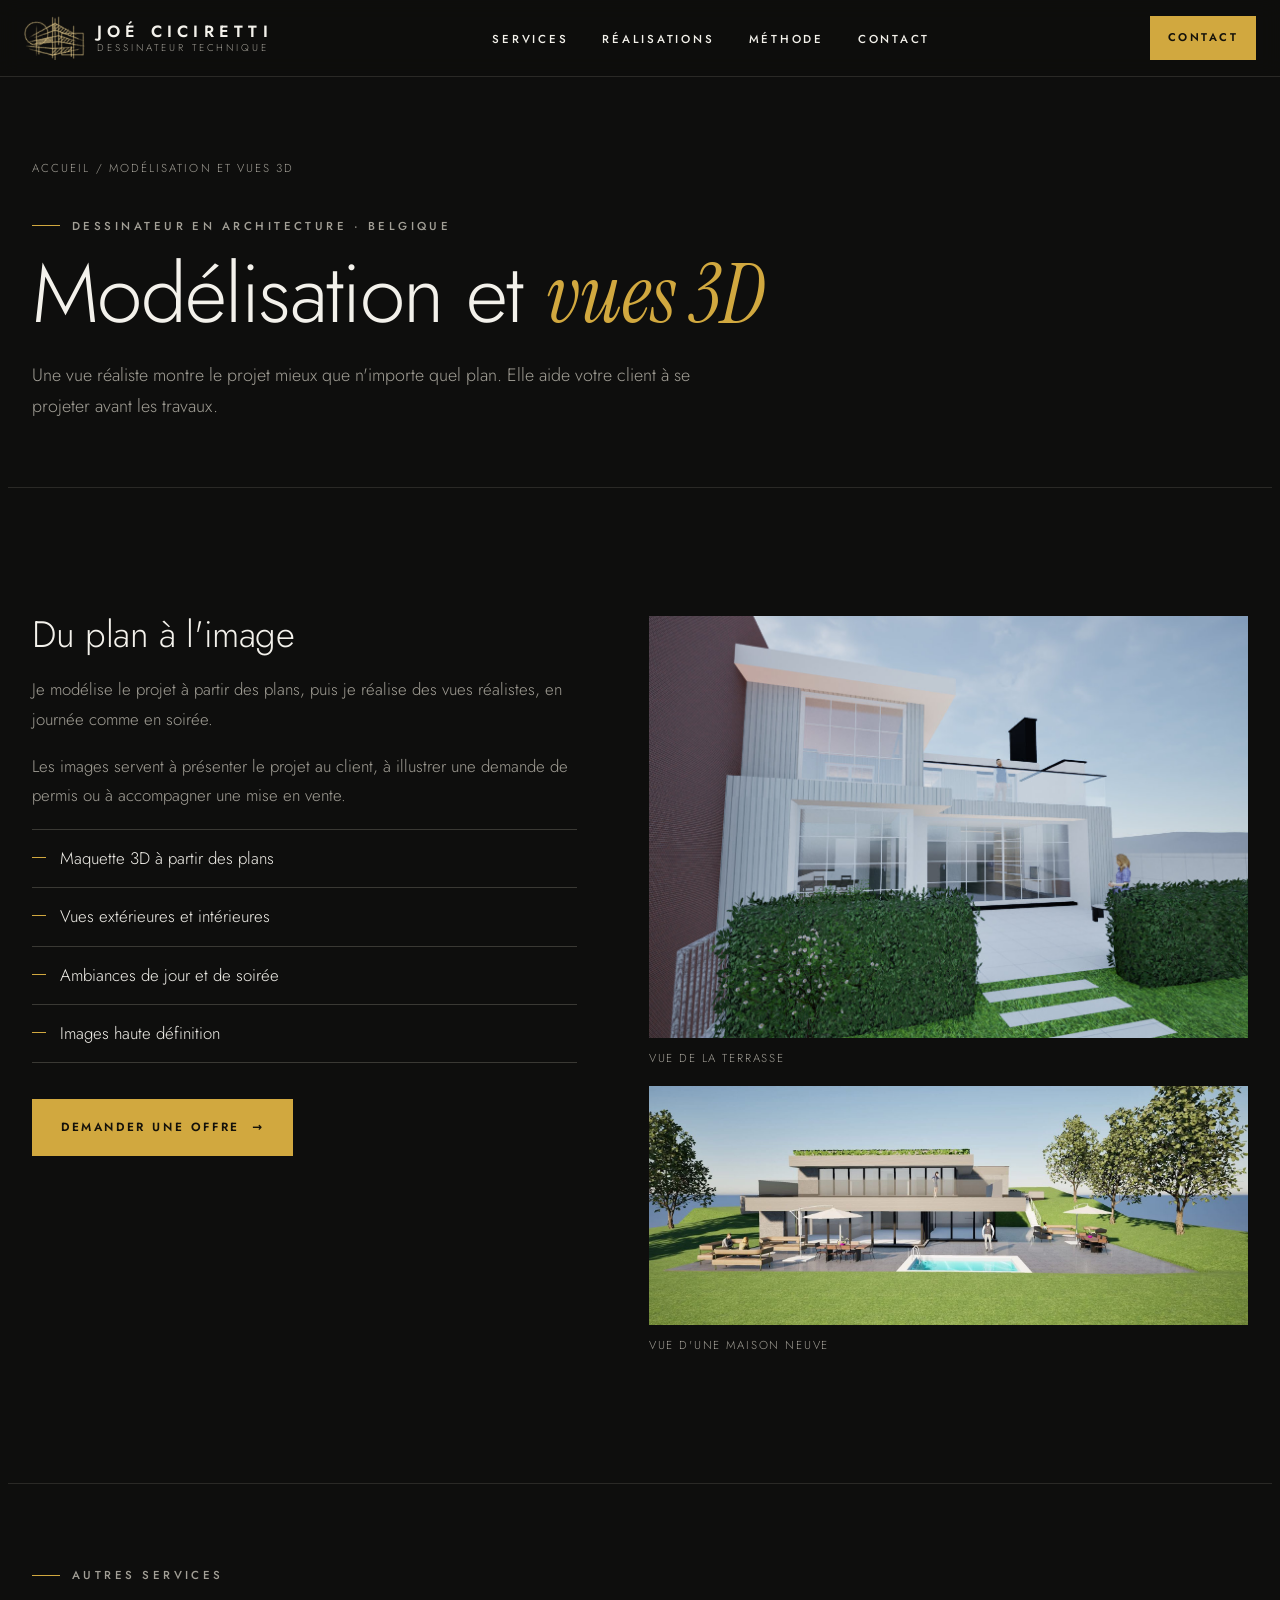
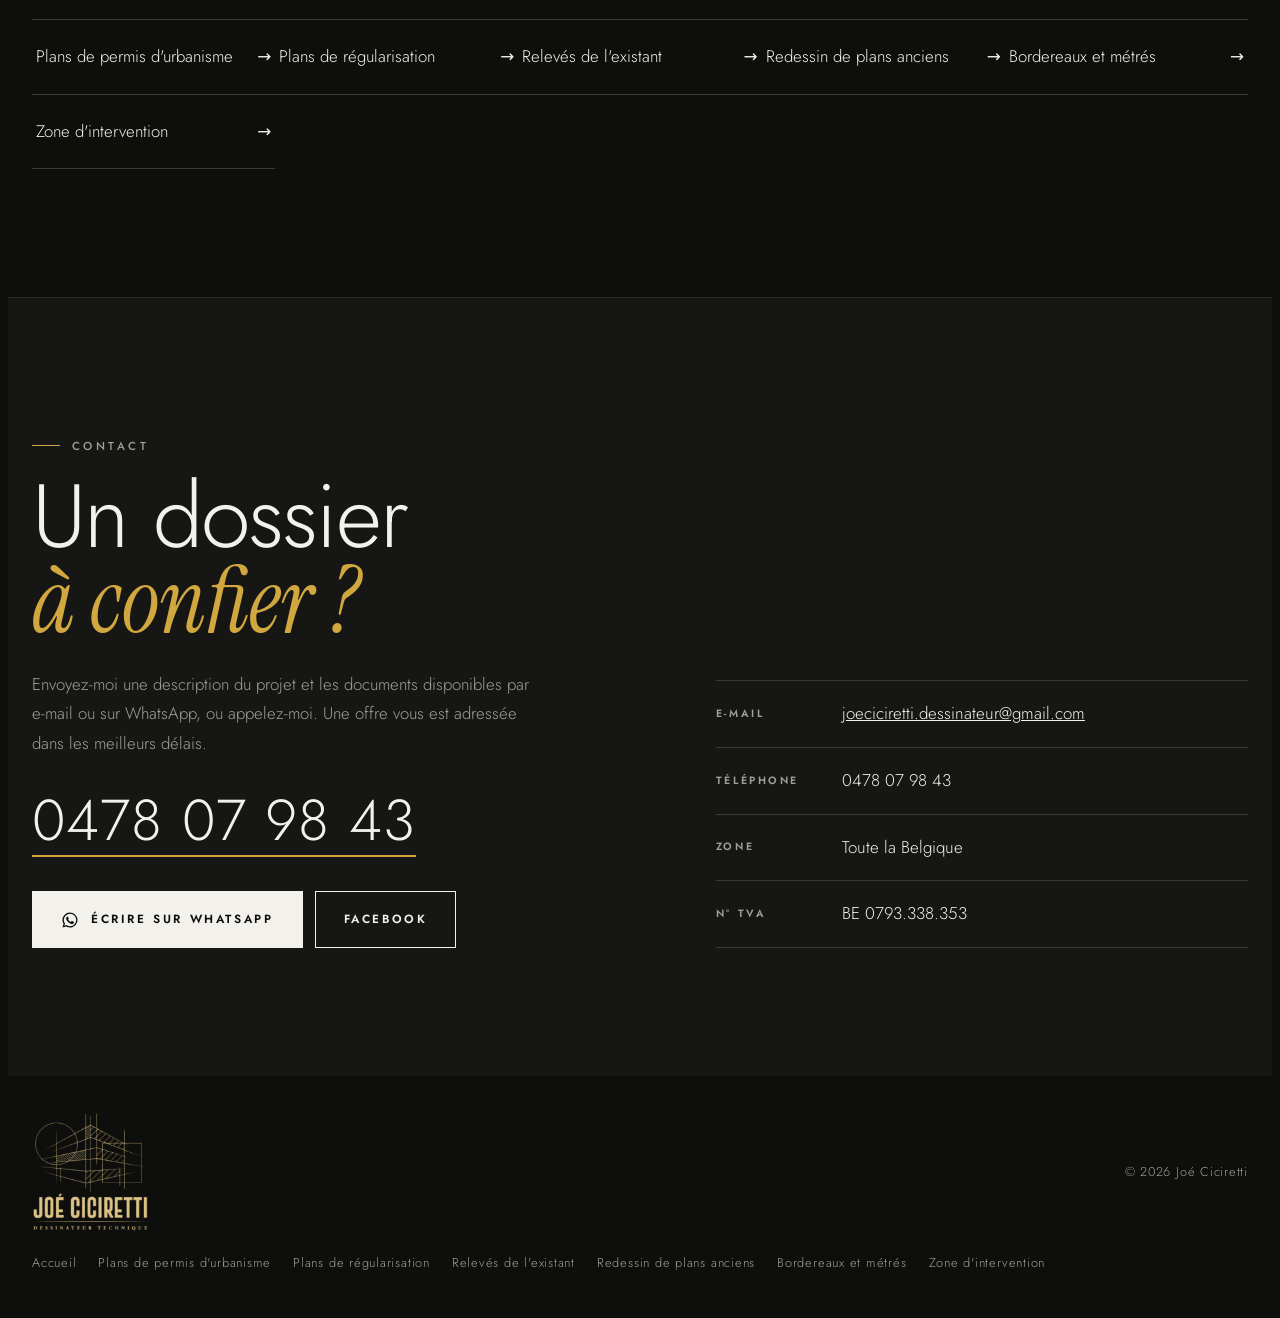
<file: vues-3d-architecture/index.html>
<!doctype html>
<html lang="fr-BE">
<head>
<meta charset="utf-8">
<meta name="viewport" content="width=device-width, initial-scale=1, viewport-fit=cover">
<title>Modélisation 3D et vues réalistes d&#x27;architecture · Joé Ciciretti</title>
<meta name="description" content="Maquette 3D et vues réalistes de projets d&#x27;architecture, en journée ou en soirée, pour présenter un projet avant les travaux.">
<link rel="canonical" href="https://joeciciretti.be/vues-3d-architecture/">
<meta property="og:type" content="website">
<meta property="og:locale" content="fr_BE">
<meta property="og:title" content="Modélisation 3D et vues réalistes d&#x27;architecture · Joé Ciciretti">
<meta property="og:description" content="Maquette 3D et vues réalistes de projets d&#x27;architecture, en journée ou en soirée, pour présenter un projet avant les travaux.">
<meta property="og:url" content="https://joeciciretti.be/vues-3d-architecture/">
<meta property="og:image" content="https://joeciciretti.be/img/partage.jpg">
<link rel="icon" type="image/png" sizes="64x64" href="/img/favicon-64.png">
<link rel="apple-touch-icon" href="/img/apple-touch-icon.png">
<script type="application/ld+json">
{"@context": "https://schema.org", "@graph": [{"@type": "Service", "name": "Modélisation et vues 3D", "description": "Maquette 3D et vues réalistes de projets d'architecture, en journée ou en soirée, pour présenter un projet avant les travaux.", "url": "https://joeciciretti.be/vues-3d-architecture/", "areaServed": {"@type": "Country", "name": "Belgique"}, "provider": {"@type": "ProfessionalService", "name": "Joé Ciciretti - Dessinateur en architecture", "url": "https://joeciciretti.be/", "telephone": "+32 478 07 98 43"}}, {"@type": "BreadcrumbList", "itemListElement": [{"@type": "ListItem", "position": 1, "name": "Accueil", "item": "https://joeciciretti.be/"}, {"@type": "ListItem", "position": 2, "name": "Modélisation et vues 3D", "item": "https://joeciciretti.be/vues-3d-architecture/"}]}]}
</script>
<link rel="stylesheet" href="/fonts.css">
<style>
/* Mise en page : nuit d'architecte. Fond noir volontaire (un seul thème), grande vue 3D plein cadre,
   planches blanches qui ressortent comme posées sur une table lumineuse. Accent or, repris du logo de Joé. */
:root{
  --bg:#0e0e0d; --surface:#161614; --raise:#1e1e1b; --ink:#f3f1eb; --muted:#a29f96; --line:#2a2926; --line-2:#3a3934;
  --accent:#d1a83f; --on-accent:#14110a; --paper:#ffffff;
  --display:"Jost","Futura","Century Gothic",system-ui,sans-serif;
  --serif:"Instrument Serif",Georgia,"Times New Roman",serif;
  --mono:"DM Mono",ui-monospace,Menlo,Consolas,monospace;
  color-scheme:dark;
}
*{box-sizing:border-box}
[hidden]{display:none!important}
html{scroll-behavior:smooth;scroll-padding-top:calc(76px + env(safe-area-inset-top,0px))}
body{background:var(--bg);color:var(--ink);font:300 1.05rem/1.75 var(--display);-webkit-font-smoothing:antialiased;overflow-x:hidden}
.inner{max-width:1280px;margin:0 auto;padding-left:max(24px,env(safe-area-inset-left,0px));padding-right:max(24px,env(safe-area-inset-right,0px))}
h1,h2,h3{margin:0;font-weight:300;line-height:1.02;letter-spacing:-.01em;text-wrap:balance}
p{margin:0}
a{color:inherit}
:focus-visible{outline:2px solid var(--accent);outline-offset:3px}
.it{font-family:var(--serif);font-style:italic;font-weight:400;letter-spacing:0;text-transform:none}
.eyebrow{display:inline-flex;align-items:center;gap:12px;font-weight:500;font-size:.72rem;letter-spacing:.3em;text-transform:uppercase;color:var(--muted)}
.eyebrow::before{content:"";width:28px;height:1px;background:var(--accent)}
.b{display:inline-flex;align-items:center;gap:12px;text-decoration:none;font-size:.74rem;font-weight:600;letter-spacing:.22em;text-transform:uppercase;padding:17px 28px;border:1px solid currentColor;transition:background .25s,color .25s,border-color .25s,transform .25s;font-family:inherit;background:none;color:inherit;cursor:pointer}
.b:hover{transform:translateY(-2px)}
.b.k{background:var(--accent);color:var(--on-accent);border-color:var(--accent)}
.b.k:hover{background:var(--ink);border-color:var(--ink);color:var(--bg)}
.b.o:hover{background:var(--ink);color:var(--bg);border-color:var(--ink)}
.b .ar{transition:transform .25s}
.b:hover .ar{transform:translateX(4px)}

/* EN-TÊTE : transparent sur l'image, opaque dès qu'on descend */
body::before{content:"";position:fixed;inset:0 0 auto;height:env(safe-area-inset-top,0px);z-index:30;background:var(--bg)}
.hdr{position:fixed;top:env(safe-area-inset-top,0px);left:0;right:0;z-index:20;transition:background .35s,box-shadow .35s}
.hdr.solid{background:rgba(14,14,13,.92);backdrop-filter:blur(10px);-webkit-backdrop-filter:blur(10px);box-shadow:0 1px 0 var(--line)}
.hdr nav{display:flex;align-items:center;justify-content:space-between;gap:20px;height:76px}
.logo{text-decoration:none;display:flex;align-items:center;gap:12px;line-height:1.15}
.logo img{height:44px;width:auto;display:block}
.logo span{display:flex;flex-direction:column}
.logo b{font-weight:600;font-size:1.02rem;letter-spacing:.32em}
.logo small{font-size:.62rem;letter-spacing:.3em;text-transform:uppercase;color:var(--muted)}
.hdr ul{list-style:none;margin:0;padding:0;display:flex;gap:34px}
.hdr ul a{text-decoration:none;font-size:.72rem;font-weight:500;letter-spacing:.24em;text-transform:uppercase;padding-block:6px;border-bottom:1px solid transparent;transition:border-color .2s,color .2s}
.hdr ul a:hover{border-color:var(--accent);color:var(--accent)}
.cta-s{font-size:.7rem;font-weight:600;letter-spacing:.22em;text-transform:uppercase;text-decoration:none;padding:12px 18px;background:var(--accent);color:var(--on-accent);white-space:nowrap}
.cta-s:hover{background:var(--ink);color:var(--bg)}

/* OUVERTURE : vue 3D plein cadre, jour et soirée au même point de vue */
.hero{position:relative;min-height:clamp(560px,86vh,880px);display:flex;align-items:flex-end;overflow:hidden;isolation:isolate}
.hero .shots{position:absolute;inset:0;z-index:-2}
.hero .shots img{position:absolute;inset:0;width:100%;height:100%;object-fit:cover;object-position:55% 40%;transition:opacity 1.4s ease}
.hero .shots .soir{opacity:0}
.hero.night .shots .soir{opacity:1}
.hero::after{content:"";position:absolute;inset:0;z-index:-1;background:linear-gradient(180deg,rgba(14,14,13,.55) 0%,rgba(14,14,13,0) 28%,rgba(14,14,13,.15) 55%,rgba(14,14,13,.92) 100%),linear-gradient(90deg,rgba(14,14,13,.7) 0%,rgba(14,14,13,0) 60%)}
@media (prefers-reduced-motion:no-preference){.hero .shots{animation:kb 22s ease-out both}@keyframes kb{from{transform:scale(1.07)}to{transform:scale(1)}}}
.hero .inner{width:100%;padding-block:150px 56px;display:grid;grid-template-columns:1fr auto;gap:32px;align-items:end}
.hero .inner > *{min-width:0}
.hero h1{font-size:clamp(3.2rem,8.6vw,8.2rem);line-height:.92;letter-spacing:-.025em;font-weight:300;margin:18px 0 26px}
.hero h1 .it{display:block;color:var(--accent);font-size:1.06em;letter-spacing:-.01em}
.hero p{font-size:1.15rem;color:#d9d6ce;max-width:30em}
.hero .btns{display:flex;gap:14px;flex-wrap:wrap;margin-top:32px}
.daynight{display:flex;flex-direction:column;align-items:flex-end;gap:10px}
.daynight .seg2{display:flex;border:1px solid rgba(243,241,235,.35);background:rgba(14,14,13,.35);backdrop-filter:blur(6px);-webkit-backdrop-filter:blur(6px)}
.daynight button{all:unset;box-sizing:border-box;cursor:pointer;font-size:.66rem;font-weight:600;letter-spacing:.22em;text-transform:uppercase;padding:10px 16px;color:#d9d6ce}
.daynight button[aria-pressed="true"]{background:var(--ink);color:var(--bg)}
.daynight button:focus-visible{outline:2px solid var(--accent);outline-offset:2px}
.daynight small{font-family:var(--mono);font-size:.62rem;letter-spacing:.06em;color:#bdbab1;text-align:right}

/* BANDE DE PLANCHES QUI DÉFILE */
.ticker{border-block:1px solid var(--line);background:var(--surface);overflow:hidden;position:relative}
.tk-track{display:flex;gap:22px;width:max-content;padding:26px 22px}
.tk-track img{height:170px;width:auto;display:block;background:var(--paper);padding:10px;box-shadow:0 10px 30px rgba(0,0,0,.45)}
@media (prefers-reduced-motion:no-preference){.tk-track{animation:tk 80s linear infinite}.ticker:hover .tk-track{animation-play-state:paused}@keyframes tk{to{transform:translateX(-50%)}}}
@media (prefers-reduced-motion:reduce){.ticker{overflow-x:auto}}

/* SECTIONS */
section{padding-block:128px}
.sh{display:grid;grid-template-columns:1fr 1fr;gap:28px 64px;align-items:end;margin-bottom:64px}
.sh > *{min-width:0}
.sh h2{font-size:clamp(2.6rem,6vw,5.2rem);margin-top:18px;text-transform:uppercase;letter-spacing:.01em;font-weight:300}
.sh p{color:var(--muted);max-width:32em}

/* PRÉSENTATION */
.intro{display:grid;grid-template-columns:1fr 1fr;gap:88px;align-items:center}
.intro > *{min-width:0}
.portrait{margin:0;position:relative}
.portrait::before{content:"";position:absolute;inset:22px -22px -22px 22px;border:1px solid var(--accent);z-index:-1}
.portrait{isolation:isolate}
.portrait img{display:block;width:100%;height:auto;max-width:100%}
.intro h2{font-size:clamp(2.2rem,4.4vw,3.8rem);margin-top:18px}
.intro h2 .it{color:var(--accent)}
.intro .txt{display:flex;flex-direction:column;gap:20px;color:var(--muted);margin-top:30px;max-width:34em}

/* SERVICES : accordéon. Seul le titre est visible ; un clic sur la ligne déroule le texte */
.serv{display:grid;grid-template-columns:1.25fr 1fr;gap:64px;align-items:start}
.serv > *{min-width:0}
.svc-list{border-top:1px solid var(--line-2)}
.svc{border-bottom:1px solid var(--line-2)}
.svc h3{font-size:inherit;line-height:inherit;letter-spacing:inherit}
.svc-btn{all:unset;box-sizing:border-box;cursor:pointer;width:100%;display:grid;grid-template-columns:1fr auto;align-items:center;gap:24px;padding:24px 4px;font-family:var(--display);font-size:clamp(1.5rem,2.7vw,2.3rem);font-weight:300;line-height:1.15;transition:color .25s,padding .35s}
.svc-btn:hover{color:var(--accent);padding-left:14px}
.svc-btn:focus-visible{outline:2px solid var(--accent);outline-offset:2px}
.svc .pm{display:grid;place-items:center;width:46px;height:46px;border:1px solid var(--line-2);border-radius:50%;font-size:1.1rem;transition:transform .35s,background .25s,border-color .25s,color .25s}
.svc-btn:hover .pm{border-color:var(--accent)}
.svc.open .svc-btn{color:var(--accent)}
.svc.open .pm{transform:rotate(180deg);background:var(--accent);border-color:var(--accent);color:var(--on-accent)}
.svc-body{display:grid;grid-template-rows:0fr;transition:grid-template-rows .4s ease}
.svc.open .svc-body{grid-template-rows:1fr}
.svc-body > div{overflow:hidden;visibility:hidden;transition:visibility 0s .4s}
.svc.open .svc-body > div{visibility:visible;transition-delay:0s}
.svc-body p{color:#d8d5cd;font-size:1.15rem;line-height:1.7;max-width:34em;padding:0 4px 30px}
.preview{position:sticky;top:110px;background:var(--paper);aspect-ratio:4/3;display:grid;box-shadow:0 30px 60px rgba(0,0,0,.5);max-width:100%}
.preview img{grid-area:1/1;width:100%;height:100%;object-fit:contain;padding:22px;opacity:0;transition:opacity .45s,transform .6s;transform:scale(.98)}
.preview img.cover{object-fit:cover;padding:0}
.preview img.on{opacity:1;transform:scale(1)}
.preview .cap{grid-area:1/1;align-self:end;justify-self:start;margin:14px;font-family:var(--mono);font-size:.64rem;letter-spacing:.08em;text-transform:uppercase;background:#161614;color:#f3f1eb;padding:6px 10px}

/* RÉALISATIONS */
.projets{background:var(--surface)}
.cards{display:grid;grid-template-columns:repeat(5,1fr);gap:14px;margin-bottom:52px}
.card{all:unset;box-sizing:border-box;cursor:pointer;display:flex;flex-direction:column;background:var(--raise);border:1px solid var(--line);transition:border-color .25s,transform .3s;min-width:0}
.card:hover{transform:translateY(-4px);border-color:var(--line-2)}
.card[aria-selected="true"]{border-color:var(--accent)}
.card:focus-visible{outline:2px solid var(--accent);outline-offset:2px}
.card .im{display:block;aspect-ratio:4/3;background:#fff;overflow:hidden}
.card img{display:block;width:100%;height:100%;object-fit:contain;padding:10px;transition:transform .8s}
.card img.cover{object-fit:cover;padding:0}
.card:hover img{transform:scale(1.05)}
.card .t{display:flex;flex-direction:column;gap:4px;padding:14px 16px 18px}
.card .t span{font-size:.6rem;font-weight:600;letter-spacing:.22em;text-transform:uppercase;color:var(--accent)}
.card .t b{font-weight:400;font-size:1rem;line-height:1.3}
.viewer{display:grid;grid-template-columns:280px 1fr;gap:36px;align-items:start}
.viewer > *{min-width:0}
.side h3{font-size:1.8rem;font-weight:300;margin:10px 0 24px}
.tabs{display:flex;flex-direction:column;border-top:1px solid var(--line-2)}
.tabs button{all:unset;box-sizing:border-box;cursor:pointer;display:grid;grid-template-columns:1fr auto;gap:12px;padding:14px 4px;border-bottom:1px solid var(--line-2);font-size:1rem;transition:padding .25s,color .2s}
.tabs button span{font-family:var(--mono);font-size:.7rem;color:var(--muted);align-self:center}
.tabs button:hover{padding-left:12px}
.tabs button[aria-selected="true"]{color:var(--accent);padding-left:12px}
.tabs button:focus-visible{outline:2px solid var(--accent);outline-offset:2px}
.facts{margin:26px 0 0}
.facts div{display:grid;grid-template-columns:92px 1fr;gap:12px;padding:10px 0;border-bottom:1px solid var(--line);font-size:.92rem}
.facts dt{font-size:.6rem;font-weight:600;letter-spacing:.2em;text-transform:uppercase;color:var(--muted);padding-top:4px}
.facts dd{margin:0}
.stage{margin:0;background:var(--raise);box-shadow:0 30px 60px rgba(0,0,0,.45)}
.media{background:#fff;display:flex;justify-content:center;padding:14px;overflow:hidden}
.media > *{position:relative;max-width:100%}
.media img{display:block;width:100%;height:auto}
.zoom{all:unset;cursor:zoom-in;display:block}
.cmp{cursor:ew-resize;user-select:none;-webkit-user-select:none;--pos:50%}
.cmp img{pointer-events:none}
.cmp .after{position:absolute;inset:0;height:100%;clip-path:inset(0 0 0 var(--pos))}
.cmp .line{position:absolute;top:0;bottom:0;left:var(--pos);border-left:2px solid var(--accent);pointer-events:none}
.cmp .knob{position:absolute;top:50%;left:-1px;transform:translate(-50%,-50%);width:44px;height:44px;border-radius:50%;background:var(--accent);color:var(--on-accent);display:grid;place-items:center;font-size:1rem;font-weight:600;letter-spacing:.1em;box-shadow:0 6px 18px rgba(0,0,0,.35)}
.cmp .tg{position:absolute;top:8px;font-size:.6rem;font-weight:600;letter-spacing:.2em;text-transform:uppercase;color:#fff;padding:5px 9px;pointer-events:none}
.cmp .tg.l{left:8px;background:#161614}
.cmp .tg.r{right:8px;background:var(--accent);color:var(--on-accent)}
.cmp .rng{position:absolute;top:0;left:-24px;width:calc(100% + 48px);height:100%;margin:0;padding:0;opacity:0;cursor:ew-resize;-webkit-appearance:none;appearance:none;background:transparent;touch-action:pan-y}
.cmp .rng::-webkit-slider-runnable-track{height:100%}
.cmp .rng::-webkit-slider-thumb{-webkit-appearance:none;width:48px;height:100%;min-height:400px}
.cmp .rng::-moz-range-track{height:100%;background:transparent}
.cmp .rng::-moz-range-thumb{width:48px;height:100%;border:0;background:transparent}
.cmp .rng:focus-visible ~ .line .knob{outline:2px solid var(--ink);outline-offset:3px}
.stage figcaption{display:flex;align-items:center;justify-content:space-between;gap:12px 20px;flex-wrap:wrap;padding:14px 18px}
.stage figcaption b{font-weight:500}
.stage figcaption .sc{font-family:var(--mono);font-size:.7rem;color:var(--muted);margin-left:10px}
.ctrl{display:flex;gap:10px;flex-wrap:wrap}
.seg{display:flex;border:1px solid var(--line-2)}
.seg button,.zbtn{all:unset;box-sizing:border-box;cursor:pointer;font-size:.62rem;font-weight:600;letter-spacing:.18em;text-transform:uppercase;padding:9px 13px;color:var(--muted)}
.seg button + button{border-left:1px solid var(--line-2)}
.seg button[aria-pressed="true"]{background:var(--accent);color:var(--on-accent)}
.zbtn{border:1px solid var(--line-2)}
.seg button:hover,.zbtn:hover{color:var(--ink)}
.seg button[aria-pressed="true"]:hover{color:var(--on-accent)}
.seg button:focus-visible,.zbtn:focus-visible{outline:2px solid var(--accent);outline-offset:2px}
.hint{font-size:.85rem;color:var(--muted);margin-top:14px}

/* CHARTE : grande phrase */
.charte{padding-block:120px;border-block:1px solid var(--line)}
.charte .big{font-size:clamp(2.8rem,7.4vw,6.6rem);line-height:.98;letter-spacing:-.02em;font-weight:300;margin:20px 0 56px}
.charte .big .it{color:var(--accent)}
.charte .cols{display:grid;grid-template-columns:1fr 1fr;gap:72px;align-items:start}
.charte .cols > *{min-width:0}
.charte .soft{font-size:clamp(1.5rem,2.8vw,2.2rem);font-weight:300;line-height:1.3}
.charte .soft .d{color:var(--accent);padding:0 .12em}
.charte .lead{color:var(--muted);font-size:1.15rem;max-width:32em;margin-top:16px}
.specs{margin:0;border-top:1px solid var(--line-2)}
.specs div{display:grid;grid-template-columns:130px 1fr;gap:16px;padding:18px 0;border-bottom:1px solid var(--line-2)}
.specs dt{font-size:.66rem;font-weight:600;letter-spacing:.24em;text-transform:uppercase;color:var(--muted);padding-top:4px}
.specs dd{margin:0}

/* MÉTHODE : frise */
.process{display:grid;grid-template-columns:repeat(5,1fr);gap:28px;position:relative}
.process::before{content:"";position:absolute;left:0;right:0;top:44px;height:1px;background:var(--line-2)}
.process div{position:relative;display:flex;flex-direction:column;gap:10px;min-width:0}
.process .n{font-size:4.6rem;font-weight:600;line-height:1;color:transparent;-webkit-text-stroke:1px var(--muted);background:var(--bg);align-self:flex-start;padding-right:12px}
.process div:hover .n{-webkit-text-stroke-color:var(--accent);color:var(--accent)}
.process h3{font-size:1.15rem;font-weight:500;letter-spacing:.02em;margin-top:8px}
.process p{color:var(--muted);font-size:.94rem}

/* CONTACT */
.contact{background:var(--surface);border-top:1px solid var(--line)}
.c-grid{display:grid;grid-template-columns:1.15fr 1fr;gap:72px;align-items:end}
.c-grid > *{min-width:0}
.contact h2{font-size:clamp(2.8rem,7vw,6.2rem);line-height:.95;letter-spacing:-.02em;margin:18px 0 26px}
.contact h2 .it{color:var(--accent)}
.contact p{max-width:30em;color:var(--muted)}
.big-tel{display:inline-block;margin-top:28px;font-size:clamp(2rem,4.6vw,3.6rem);font-weight:300;letter-spacing:.02em;text-decoration:none;border-bottom:2px solid var(--accent);line-height:1.2}
.big-tel:hover{color:var(--accent)}
.c-btns{display:flex;gap:12px;flex-wrap:wrap;margin-top:34px}
.contact .b.wa{background:var(--ink);color:var(--bg);border-color:var(--ink)}
.contact .b.wa:hover{background:transparent;color:var(--ink)}
.contact .b:not(.wa):hover{background:var(--ink);color:var(--bg)}
.c-list{margin:0;display:grid;border-top:1px solid var(--line-2)}
.c-list div{display:grid;grid-template-columns:110px 1fr auto;gap:16px;align-items:center;padding:18px 0;border-bottom:1px solid var(--line-2)}
.c-list dt{font-size:.66rem;font-weight:600;letter-spacing:.24em;text-transform:uppercase;color:var(--muted)}
.c-list dd{margin:0;font-size:1.06rem;overflow-wrap:anywhere}
.copy{font:inherit;font-size:.62rem;font-weight:600;letter-spacing:.18em;text-transform:uppercase;background:none;border:1px solid var(--line-2);color:var(--muted);padding:5px 10px;cursor:pointer}
.copy:hover{border-color:var(--ink);color:var(--ink)}

footer{color:var(--muted);font-size:.8rem;letter-spacing:.06em}
footer .inner{display:flex;justify-content:space-between;align-items:center;gap:20px 32px;flex-wrap:wrap;padding-block:36px}
.f-logo{height:120px;width:auto;display:block}

/* AGRANDISSEMENT */
.lb{position:fixed;inset:0;z-index:50;background:rgba(8,8,8,.95);display:flex;flex-direction:column;align-items:center;justify-content:center;gap:14px;padding:max(24px,env(safe-area-inset-top,0px)) max(16px,env(safe-area-inset-right,0px)) max(24px,env(safe-area-inset-bottom,0px)) max(16px,env(safe-area-inset-left,0px))}
.lb img{max-width:100%;max-height:84vh;background:#fff;object-fit:contain}
.lb p{color:#efefec;font-size:.9rem}
.lb .x{position:absolute;top:max(14px,env(safe-area-inset-top,0px));right:max(14px,env(safe-area-inset-right,0px));background:transparent;border:1px solid rgba(255,255,255,.35);color:#fff;font:inherit;font-size:.8rem;letter-spacing:.14em;text-transform:uppercase;padding:8px 14px;cursor:pointer}

@media (max-width:980px){
  .hdr ul{display:none}
  .hero .inner{grid-template-columns:1fr;padding-block:130px 40px}
  .hero::after{background:linear-gradient(180deg,rgba(14,14,13,.72) 0%,rgba(14,14,13,.5) 45%,rgba(14,14,13,.94) 100%)}
  .hero .eyebrow{color:#e4e1d9}
  .daynight{align-items:flex-start}
  .daynight small{text-align:left}
  .sh,.intro,.serv,.viewer,.charte .cols,.c-grid{grid-template-columns:1fr;gap:44px}
  .portrait{margin-right:28px}
  .preview{display:none}
  .cards{display:flex;overflow-x:auto;scroll-snap-type:x mandatory;padding-bottom:6px}
  .card{flex:0 0 210px;scroll-snap-align:start}
  .tabs{flex-direction:row;flex-wrap:wrap;gap:0 22px;border-top:0;border-bottom:1px solid var(--line-2)}
  .tabs button{grid-template-columns:auto;border-bottom:2px solid transparent;margin-bottom:-1px;padding:12px 0}
  .tabs button span{display:none}
  .tabs button:hover,.tabs button[aria-selected="true"]{padding-left:0}
  .tabs button[aria-selected="true"]{border-color:var(--accent)}
  .facts{display:none}
  .process{grid-template-columns:1fr 1fr;row-gap:44px}
  .process::before{display:none}
  section{padding-block:92px}
}
@media (max-width:600px){
  .process{grid-template-columns:1fr}
  .tk-track img{height:120px}
  .card{flex-basis:170px}
  .media{padding:8px}
  .c-list div,.specs div{grid-template-columns:1fr;gap:4px}
  .copy{justify-self:start}
  .cta-s{padding:10px 12px;letter-spacing:.16em}
  .logo b{letter-spacing:.12em;font-size:.9rem}
  .logo small{display:none}
  .logo img{height:32px}
  .logo{gap:8px}
  .hdr nav{gap:12px}
  .cta-s{padding:9px 11px;letter-spacing:.12em}
}
/* Mouvement : entrée de l'ouverture, apparitions au défilement, barre de lecture */
.prog{position:fixed;top:0;left:0;width:100%;height:2px;background:var(--accent);transform-origin:0 50%;transform:scaleX(0);z-index:30;pointer-events:none}
@media (prefers-reduced-motion:no-preference){
  .hero .inner > div:first-child > *{animation:up 1s cubic-bezier(.2,.7,.2,1) both}
  .hero .inner > div:first-child > :nth-child(2){animation-delay:.15s}
  .hero .inner > div:first-child > :nth-child(3){animation-delay:.3s}
  .hero .inner > div:first-child > :nth-child(4){animation-delay:.45s}
  .hero .daynight{animation:up 1s .6s cubic-bezier(.2,.7,.2,1) both}
  @keyframes up{from{opacity:0;transform:translateY(34px)}to{opacity:1;transform:none}}
  .rv-on .rv{opacity:0;transform:translateY(36px);transition:opacity .9s cubic-bezier(.2,.7,.2,1),transform .9s cubic-bezier(.2,.7,.2,1)}
  .rv-on .rv.in{opacity:1;transform:none}
  .rv-on .portrait.rv{opacity:1;transform:none}
  .rv-on .portrait.rv img{clip-path:inset(0 100% 0 0);transition:clip-path 1.3s .1s cubic-bezier(.7,0,.2,1)}
  .rv-on .portrait.rv.in img{clip-path:inset(0 0 0 0)}
  .rv-on .rv .eyebrow::before{width:0;transition:width .8s .35s ease}
  .rv-on .rv.in .eyebrow::before{width:28px}
  .rv-on .process .n{display:inline-block;transition:transform .6s .3s cubic-bezier(.3,1.6,.5,1)}
  .rv-on .process .rv:not(.in) .n{transform:scale(.4)}
  .process > div{transition:transform .3s}
  .process > div.in:hover{transform:translateY(-6px)}
}
@media (prefers-reduced-motion:reduce){html{scroll-behavior:auto}*{transition:none!important}}

/* Pages de service */
.hdr{background:rgba(14,14,13,.92);backdrop-filter:blur(10px);-webkit-backdrop-filter:blur(10px);box-shadow:0 1px 0 var(--line)}
.p-head{padding-block:150px 64px;border-bottom:1px solid var(--line)}
.crumb{font-size:.72rem;letter-spacing:.18em;text-transform:uppercase;color:var(--muted);margin-bottom:28px}
.crumb a{text-decoration:none;color:var(--muted)}
.crumb a:hover{color:var(--accent)}
.p-head h1{font-size:clamp(2.6rem,6.4vw,5.6rem);line-height:.98;letter-spacing:-.02em;font-weight:300;margin:18px 0 26px;max-width:16em}
.p-head h1 .it{color:var(--accent)}
.p-head .lead{max-width:38em;color:var(--muted);font-size:1.12rem}
.art{display:grid;grid-template-columns:1fr 1.1fr;gap:72px;align-items:start}
.art > *{min-width:0}
.art h2{font-size:clamp(1.6rem,3vw,2.3rem);font-weight:300;margin:0 0 22px}
.art p{color:var(--muted);margin:0 0 18px;max-width:36em}
.art ul{list-style:none;margin:0 0 36px;padding:0;border-top:1px solid var(--line-2)}
.art li{padding:14px 0 14px 28px;border-bottom:1px solid var(--line-2);position:relative}
.art li::before{content:"";position:absolute;left:0;top:27px;width:14px;height:1px;background:var(--accent)}
.figs{display:grid;gap:18px}
.figs figure{margin:0}
.figs img{display:block;width:100%;height:auto;background:#fff}
.figs img.photo{background:none}
.figs figcaption{font-size:.72rem;letter-spacing:.16em;text-transform:uppercase;color:var(--muted);margin-top:10px}
.others{border-top:1px solid var(--line)}
.o-grid{display:grid;grid-template-columns:repeat(auto-fill,minmax(240px,1fr));gap:0;border-top:1px solid var(--line-2);margin-top:34px}
.o-grid a{display:flex;justify-content:space-between;gap:16px;padding:22px 4px;border-bottom:1px solid var(--line-2);text-decoration:none;transition:color .2s}
.o-grid a:hover{color:var(--accent)}
.f-links{display:flex;flex-wrap:wrap;gap:8px 22px;width:100%;order:3}
.f-links a{text-decoration:none;color:var(--muted)}
.f-links a:hover{color:var(--accent)}
.svc-more{display:inline-block;margin-top:12px;font-size:.72rem;font-weight:600;letter-spacing:.2em;text-transform:uppercase;text-decoration:none;color:var(--accent)}
@media (max-width:900px){.art{grid-template-columns:1fr;gap:44px}.p-head{padding-block:120px 48px}}
</style>
</head>
<body>
<header class="hdr" id="hdr">
  <div class="inner">
    <nav aria-label="Navigation principale">
      <a class="logo" href="/"><img src="/img/logo-entete.png" alt="" width="166" height="120"><span><b>JOÉ CICIRETTI</b><small>Dessinateur technique</small></span></a>
      <ul>
        <li><a href="/#services">Services</a></li>
        <li><a href="/#realisations">Réalisations</a></li>
        <li><a href="/#methode">Méthode</a></li>
        <li><a href="/#contact">Contact</a></li>
      </ul>
      <a class="cta-s" href="#contact">Contact</a>
    </nav>
  </div>
</header>

<main id="top">
  <div class="p-head">
    <div class="inner">
      <div class="crumb"><a href="/">Accueil</a> / Modélisation et vues 3D</div>
      <span class="eyebrow">Dessinateur en architecture · Belgique</span>
      <h1>Modélisation et <span class="it">vues 3D</span></h1>
      <p class="lead">Une vue réaliste montre le projet mieux que n&#x27;importe quel plan. Elle aide votre client à se projeter avant les travaux.</p>
    </div>
  </div>
  <section>
    <div class="inner art">
      <div>
        <h2>Du plan à l&#x27;image</h2>
        <p>Je modélise le projet à partir des plans, puis je réalise des vues réalistes, en journée comme en soirée.</p><p>Les images servent à présenter le projet au client, à illustrer une demande de permis ou à accompagner une mise en vente.</p>
        <ul><li>Maquette 3D à partir des plans</li><li>Vues extérieures et intérieures</li><li>Ambiances de jour et de soirée</li><li>Images haute définition</li></ul>
        <a class="b k" href="#contact">Demander une offre <span class="ar">→</span></a>
      </div>
      <div class="figs">
<figure><img class="photo" src="/img/renovation-1/3d-terrasse.jpg" alt="Vue de la terrasse" loading="lazy"><figcaption>Vue de la terrasse</figcaption></figure>
<figure><img class="photo" src="/img/rendu-piscine.jpg" alt="Vue d&#x27;une maison neuve" loading="lazy"><figcaption>Vue d&#x27;une maison neuve</figcaption></figure>
      </div>
    </div>
  </section>
  <section class="others" style="padding-top:72px">
    <div class="inner">
      <span class="eyebrow">Autres services</span>
      <div class="o-grid"><a href="/plans-permis-urbanisme/"><span>Plans de permis d&#x27;urbanisme</span><span aria-hidden="true">→</span></a><a href="/plans-regularisation/"><span>Plans de régularisation</span><span aria-hidden="true">→</span></a><a href="/releves-existant/"><span>Relevés de l&#x27;existant</span><span aria-hidden="true">→</span></a><a href="/redessin-plans-anciens/"><span>Redessin de plans anciens</span><span aria-hidden="true">→</span></a><a href="/bordereaux-chassis-metres/"><span>Bordereaux et métrés</span><span aria-hidden="true">→</span></a><a href="/dessinateur-architecture-belgique/"><span>Zone d&#x27;intervention</span><span aria-hidden="true">→</span></a></div>
    </div>
  </section>
  <section id="contact" class="contact">
    <div class="inner c-grid">
      <div>
        <span class="eyebrow">Contact</span>
        <h2>Un dossier <span class="it">à confier ?</span></h2>
        <p>Envoyez-moi une description du projet et les documents disponibles par e-mail ou sur WhatsApp, ou appelez-moi. Une offre vous est adressée dans les meilleurs délais.</p>
        <a class="big-tel" href="tel:+32478079843">0478 07 98 43</a>
        <div class="c-btns">
          <a class="b wa" href="https://wa.me/32478079843?text=Bonjour%2C%20je%20vous%20contacte%20depuis%20votre%20site%20pour%20un%20projet." target="_blank" rel="noopener">
            <svg viewBox="0 0 24 24" width="18" height="18" aria-hidden="true"><path fill="currentColor" d="M12 2a10 10 0 0 0-8.6 15.1L2 22l5-1.3A10 10 0 1 0 12 2Zm0 18.2c-1.5 0-3-.4-4.2-1.2l-.3-.2-3 .8.8-2.9-.2-.3A8.2 8.2 0 1 1 12 20.2Zm4.5-6.1c-.2-.1-1.5-.7-1.7-.8-.2-.1-.4-.1-.6.1l-.8 1c-.1.2-.3.2-.5.1a6.7 6.7 0 0 1-3.3-2.9c-.3-.4.2-.4.7-1.4.1-.2 0-.3 0-.4l-.8-1.8c-.2-.5-.4-.4-.6-.4h-.5a1 1 0 0 0-.7.3 3 3 0 0 0-.9 2.2c0 1.3.9 2.5 1.1 2.7.1.2 1.8 2.8 4.4 3.9 1.6.7 2.3.8 3.1.6.5-.1 1.5-.6 1.7-1.2.2-.6.2-1.1.1-1.2l-.5-.3Z"/></svg>
            Écrire sur WhatsApp
          </a>
          <a class="b" href="https://www.facebook.com/share/18TRoVWREb/" target="_blank" rel="noopener">Facebook</a>
        </div>
      </div>
      <dl class="c-list">
        <div><dt>E-mail</dt><dd id="c-mail"><a href="mailto:joeciciretti.dessinateur@gmail.com">joeciciretti.dessinateur@gmail.com</a></dd><span></span></div>
        <div><dt>Téléphone</dt><dd id="c-tel">0478 07 98 43</dd><span></span></div>
        <div><dt>Zone</dt><dd>Toute la Belgique</dd><span></span></div>
        <div><dt>N° TVA</dt><dd>BE 0793.338.353</dd><span></span></div>
      </dl>
    </div>
  </section>
</main>
<footer>
  <div class="inner">
    <img class="f-logo" src="/img/logo-complet.png" alt="Logo Joé Ciciretti, dessinateur technique" width="700" height="725" loading="lazy">
    <span>© 2026 Joé Ciciretti</span>
    <nav class="f-links" aria-label="Pages du site"><a href="/">Accueil</a><a href="/plans-permis-urbanisme/">Plans de permis d&#x27;urbanisme</a><a href="/plans-regularisation/">Plans de régularisation</a><a href="/releves-existant/">Relevés de l&#x27;existant</a><a href="/redessin-plans-anciens/">Redessin de plans anciens</a><a href="/bordereaux-chassis-metres/">Bordereaux et métrés</a><a href="/dessinateur-architecture-belgique/">Zone d&#x27;intervention</a></nav>
  </div>
</footer>

</body>
</html>
</file>
<file: fonts.css>
@font-face {
  font-family: 'DM Mono';
  font-style: normal;
  font-weight: 400;
  font-display: swap;
  src: url(fonts/DMMono-400-normal-latin-ext.woff2) format('woff2');
  unicode-range: U+0100-02BA, U+02BD-02C5, U+02C7-02CC, U+02CE-02D7, U+02DD-02FF, U+0304, U+0308, U+0329, U+1D00-1DBF, U+1E00-1E9F, U+1EF2-1EFF, U+2020, U+20A0-20AB, U+20AD-20C4, U+2113, U+2C60-2C7F, U+A720-A7FF;
}
@font-face {
  font-family: 'DM Mono';
  font-style: normal;
  font-weight: 400;
  font-display: swap;
  src: url(fonts/DMMono-400-normal-latin.woff2) format('woff2');
  unicode-range: U+0000-00FF, U+0131, U+0152-0153, U+02BB-02BC, U+02C6, U+02DA, U+02DC, U+0304, U+0308, U+0329, U+2000-206F, U+20AC, U+2122, U+2191, U+2193, U+2212, U+2215, U+FEFF, U+FFFD;
}
@font-face {
  font-family: 'DM Mono';
  font-style: normal;
  font-weight: 500;
  font-display: swap;
  src: url(fonts/DMMono-500-normal-latin-ext.woff2) format('woff2');
  unicode-range: U+0100-02BA, U+02BD-02C5, U+02C7-02CC, U+02CE-02D7, U+02DD-02FF, U+0304, U+0308, U+0329, U+1D00-1DBF, U+1E00-1E9F, U+1EF2-1EFF, U+2020, U+20A0-20AB, U+20AD-20C4, U+2113, U+2C60-2C7F, U+A720-A7FF;
}
@font-face {
  font-family: 'DM Mono';
  font-style: normal;
  font-weight: 500;
  font-display: swap;
  src: url(fonts/DMMono-500-normal-latin.woff2) format('woff2');
  unicode-range: U+0000-00FF, U+0131, U+0152-0153, U+02BB-02BC, U+02C6, U+02DA, U+02DC, U+0304, U+0308, U+0329, U+2000-206F, U+20AC, U+2122, U+2191, U+2193, U+2212, U+2215, U+FEFF, U+FFFD;
}
@font-face {
  font-family: 'Instrument Serif';
  font-style: italic;
  font-weight: 400;
  font-display: swap;
  src: url(fonts/InstrumentSerif-400-italic-latin-ext.woff2) format('woff2');
  unicode-range: U+0100-02BA, U+02BD-02C5, U+02C7-02CC, U+02CE-02D7, U+02DD-02FF, U+0304, U+0308, U+0329, U+1D00-1DBF, U+1E00-1E9F, U+1EF2-1EFF, U+2020, U+20A0-20AB, U+20AD-20C4, U+2113, U+2C60-2C7F, U+A720-A7FF;
}
@font-face {
  font-family: 'Instrument Serif';
  font-style: italic;
  font-weight: 400;
  font-display: swap;
  src: url(fonts/InstrumentSerif-400-italic-latin.woff2) format('woff2');
  unicode-range: U+0000-00FF, U+0131, U+0152-0153, U+02BB-02BC, U+02C6, U+02DA, U+02DC, U+0304, U+0308, U+0329, U+2000-206F, U+20AC, U+2122, U+2191, U+2193, U+2212, U+2215, U+FEFF, U+FFFD;
}
@font-face {
  font-family: 'Instrument Serif';
  font-style: normal;
  font-weight: 400;
  font-display: swap;
  src: url(fonts/InstrumentSerif-400-normal-latin-ext.woff2) format('woff2');
  unicode-range: U+0100-02BA, U+02BD-02C5, U+02C7-02CC, U+02CE-02D7, U+02DD-02FF, U+0304, U+0308, U+0329, U+1D00-1DBF, U+1E00-1E9F, U+1EF2-1EFF, U+2020, U+20A0-20AB, U+20AD-20C4, U+2113, U+2C60-2C7F, U+A720-A7FF;
}
@font-face {
  font-family: 'Instrument Serif';
  font-style: normal;
  font-weight: 400;
  font-display: swap;
  src: url(fonts/InstrumentSerif-400-normal-latin.woff2) format('woff2');
  unicode-range: U+0000-00FF, U+0131, U+0152-0153, U+02BB-02BC, U+02C6, U+02DA, U+02DC, U+0304, U+0308, U+0329, U+2000-206F, U+20AC, U+2122, U+2191, U+2193, U+2212, U+2215, U+FEFF, U+FFFD;
}
@font-face {
  font-family: 'Jost';
  font-style: normal;
  font-weight: 300;
  font-display: swap;
  src: url(fonts/Jost-300-normal-latin-ext.woff2) format('woff2');
  unicode-range: U+0100-02BA, U+02BD-02C5, U+02C7-02CC, U+02CE-02D7, U+02DD-02FF, U+0304, U+0308, U+0329, U+1D00-1DBF, U+1E00-1E9F, U+1EF2-1EFF, U+2020, U+20A0-20AB, U+20AD-20C4, U+2113, U+2C60-2C7F, U+A720-A7FF;
}
@font-face {
  font-family: 'Jost';
  font-style: normal;
  font-weight: 300;
  font-display: swap;
  src: url(fonts/Jost-300-normal-latin.woff2) format('woff2');
  unicode-range: U+0000-00FF, U+0131, U+0152-0153, U+02BB-02BC, U+02C6, U+02DA, U+02DC, U+0304, U+0308, U+0329, U+2000-206F, U+20AC, U+2122, U+2191, U+2193, U+2212, U+2215, U+FEFF, U+FFFD;
}
@font-face {
  font-family: 'Jost';
  font-style: normal;
  font-weight: 400;
  font-display: swap;
  src: url(fonts/Jost-400-normal-latin-ext.woff2) format('woff2');
  unicode-range: U+0100-02BA, U+02BD-02C5, U+02C7-02CC, U+02CE-02D7, U+02DD-02FF, U+0304, U+0308, U+0329, U+1D00-1DBF, U+1E00-1E9F, U+1EF2-1EFF, U+2020, U+20A0-20AB, U+20AD-20C4, U+2113, U+2C60-2C7F, U+A720-A7FF;
}
@font-face {
  font-family: 'Jost';
  font-style: normal;
  font-weight: 400;
  font-display: swap;
  src: url(fonts/Jost-400-normal-latin.woff2) format('woff2');
  unicode-range: U+0000-00FF, U+0131, U+0152-0153, U+02BB-02BC, U+02C6, U+02DA, U+02DC, U+0304, U+0308, U+0329, U+2000-206F, U+20AC, U+2122, U+2191, U+2193, U+2212, U+2215, U+FEFF, U+FFFD;
}
@font-face {
  font-family: 'Jost';
  font-style: normal;
  font-weight: 500;
  font-display: swap;
  src: url(fonts/Jost-500-normal-latin-ext.woff2) format('woff2');
  unicode-range: U+0100-02BA, U+02BD-02C5, U+02C7-02CC, U+02CE-02D7, U+02DD-02FF, U+0304, U+0308, U+0329, U+1D00-1DBF, U+1E00-1E9F, U+1EF2-1EFF, U+2020, U+20A0-20AB, U+20AD-20C4, U+2113, U+2C60-2C7F, U+A720-A7FF;
}
@font-face {
  font-family: 'Jost';
  font-style: normal;
  font-weight: 500;
  font-display: swap;
  src: url(fonts/Jost-500-normal-latin.woff2) format('woff2');
  unicode-range: U+0000-00FF, U+0131, U+0152-0153, U+02BB-02BC, U+02C6, U+02DA, U+02DC, U+0304, U+0308, U+0329, U+2000-206F, U+20AC, U+2122, U+2191, U+2193, U+2212, U+2215, U+FEFF, U+FFFD;
}
@font-face {
  font-family: 'Jost';
  font-style: normal;
  font-weight: 600;
  font-display: swap;
  src: url(fonts/Jost-600-normal-latin-ext.woff2) format('woff2');
  unicode-range: U+0100-02BA, U+02BD-02C5, U+02C7-02CC, U+02CE-02D7, U+02DD-02FF, U+0304, U+0308, U+0329, U+1D00-1DBF, U+1E00-1E9F, U+1EF2-1EFF, U+2020, U+20A0-20AB, U+20AD-20C4, U+2113, U+2C60-2C7F, U+A720-A7FF;
}
@font-face {
  font-family: 'Jost';
  font-style: normal;
  font-weight: 600;
  font-display: swap;
  src: url(fonts/Jost-600-normal-latin.woff2) format('woff2');
  unicode-range: U+0000-00FF, U+0131, U+0152-0153, U+02BB-02BC, U+02C6, U+02DA, U+02DC, U+0304, U+0308, U+0329, U+2000-206F, U+20AC, U+2122, U+2191, U+2193, U+2212, U+2215, U+FEFF, U+FFFD;
}
@font-face {
  font-family: 'Jost';
  font-style: normal;
  font-weight: 700;
  font-display: swap;
  src: url(fonts/Jost-700-normal-latin-ext.woff2) format('woff2');
  unicode-range: U+0100-02BA, U+02BD-02C5, U+02C7-02CC, U+02CE-02D7, U+02DD-02FF, U+0304, U+0308, U+0329, U+1D00-1DBF, U+1E00-1E9F, U+1EF2-1EFF, U+2020, U+20A0-20AB, U+20AD-20C4, U+2113, U+2C60-2C7F, U+A720-A7FF;
}
@font-face {
  font-family: 'Jost';
  font-style: normal;
  font-weight: 700;
  font-display: swap;
  src: url(fonts/Jost-700-normal-latin.woff2) format('woff2');
  unicode-range: U+0000-00FF, U+0131, U+0152-0153, U+02BB-02BC, U+02C6, U+02DA, U+02DC, U+0304, U+0308, U+0329, U+2000-206F, U+20AC, U+2122, U+2191, U+2193, U+2212, U+2215, U+FEFF, U+FFFD;
}
</file>
